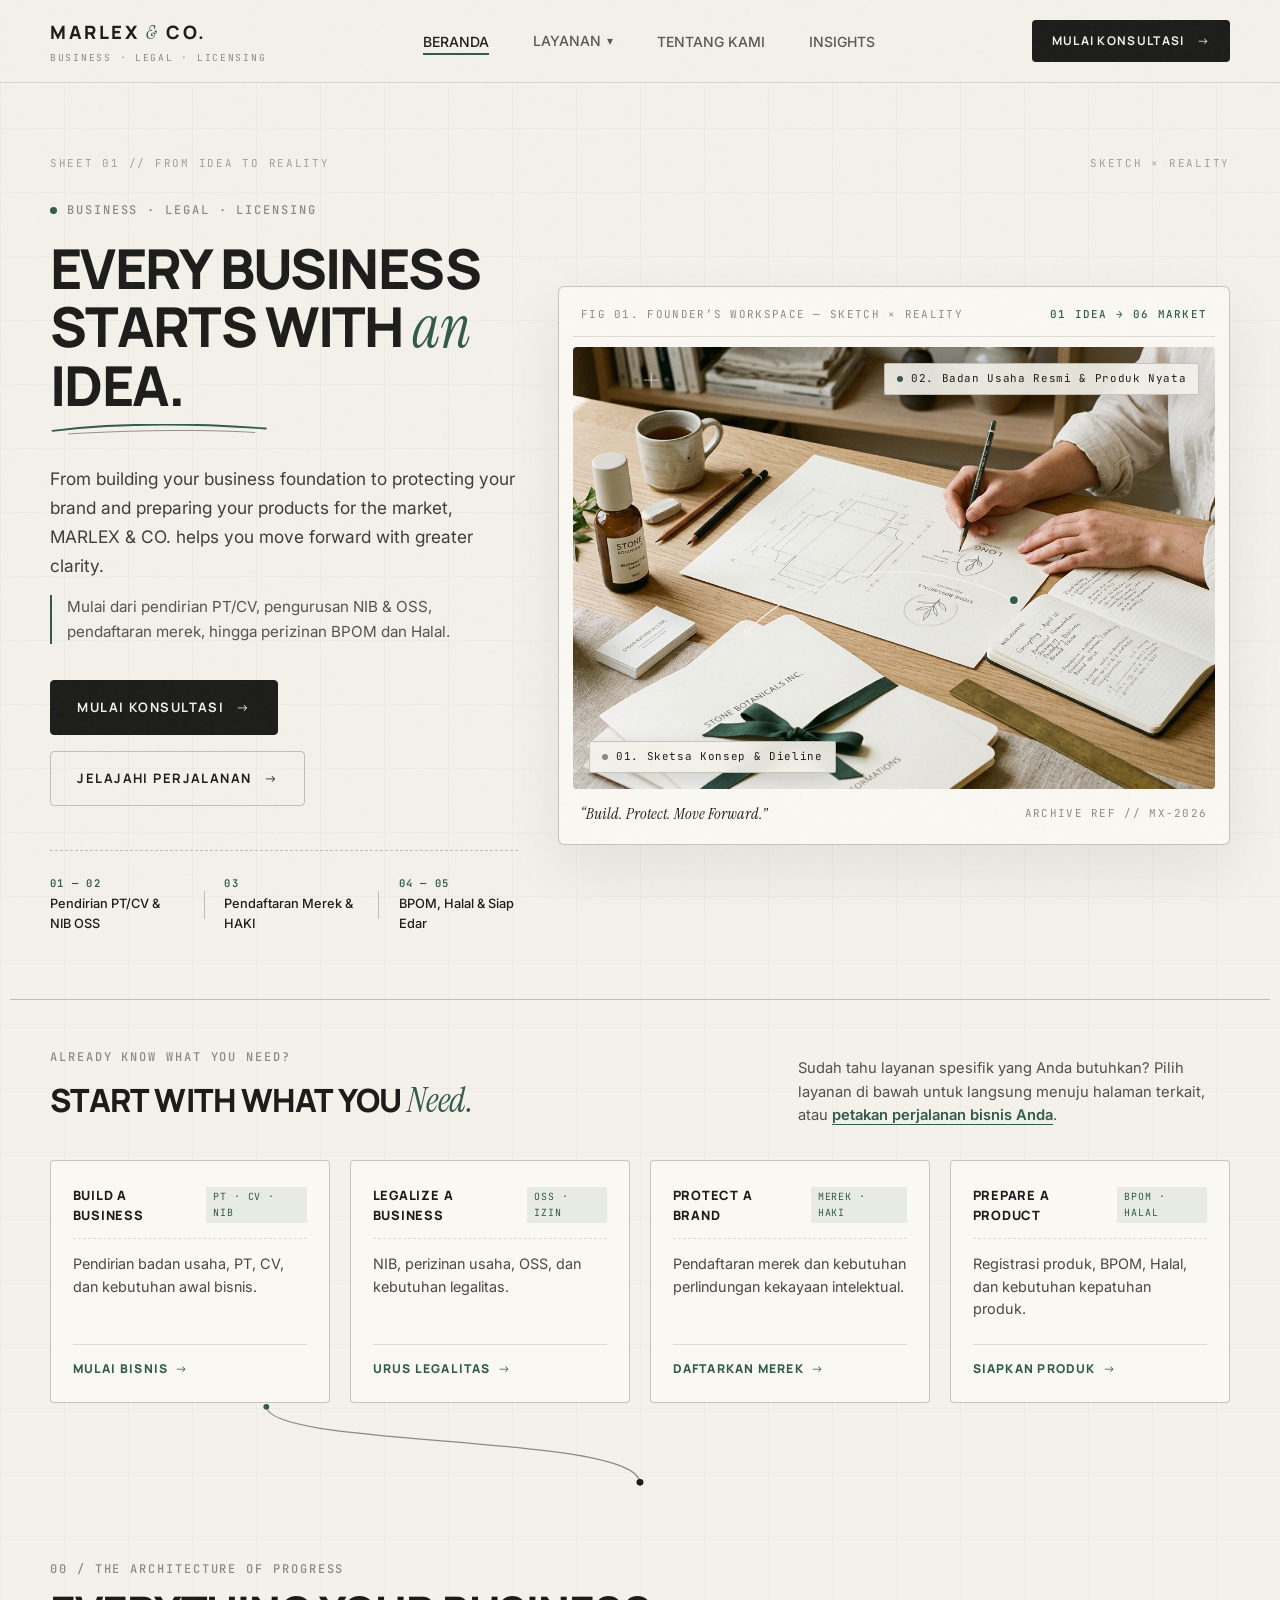
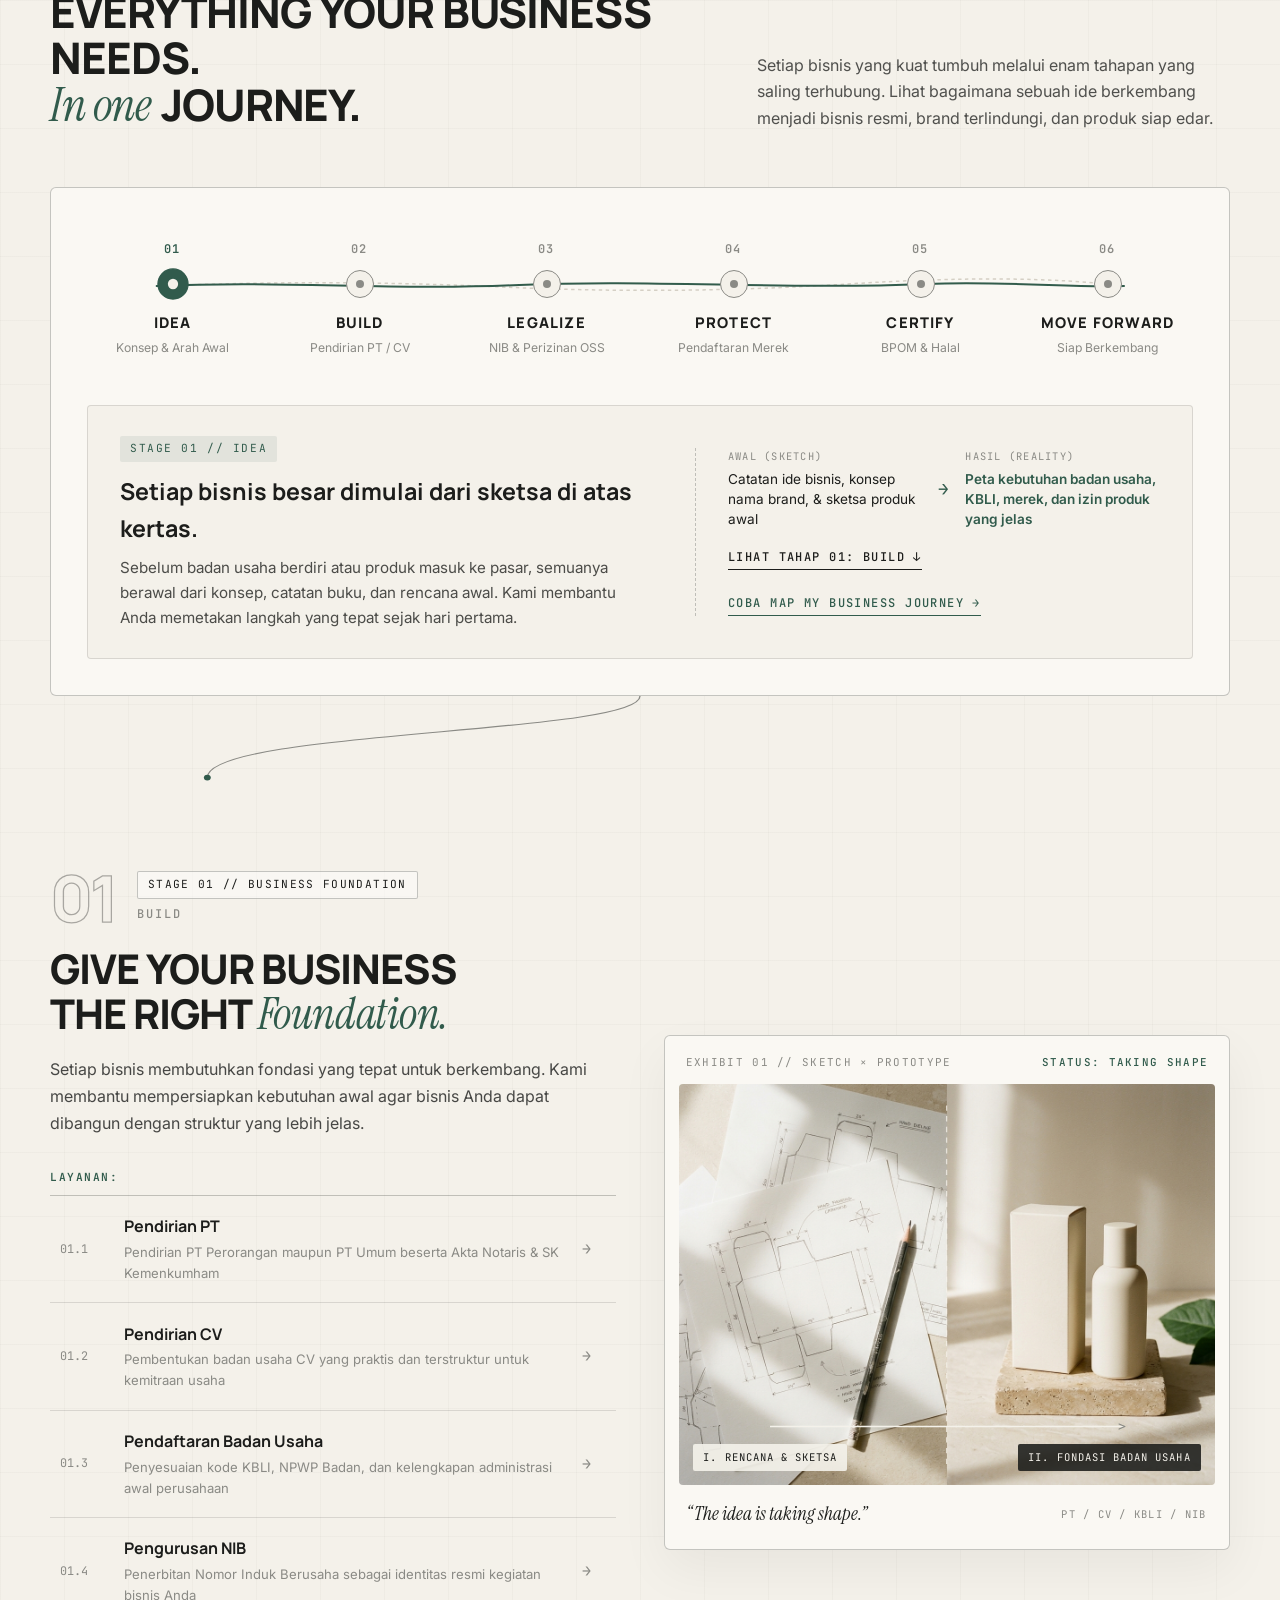
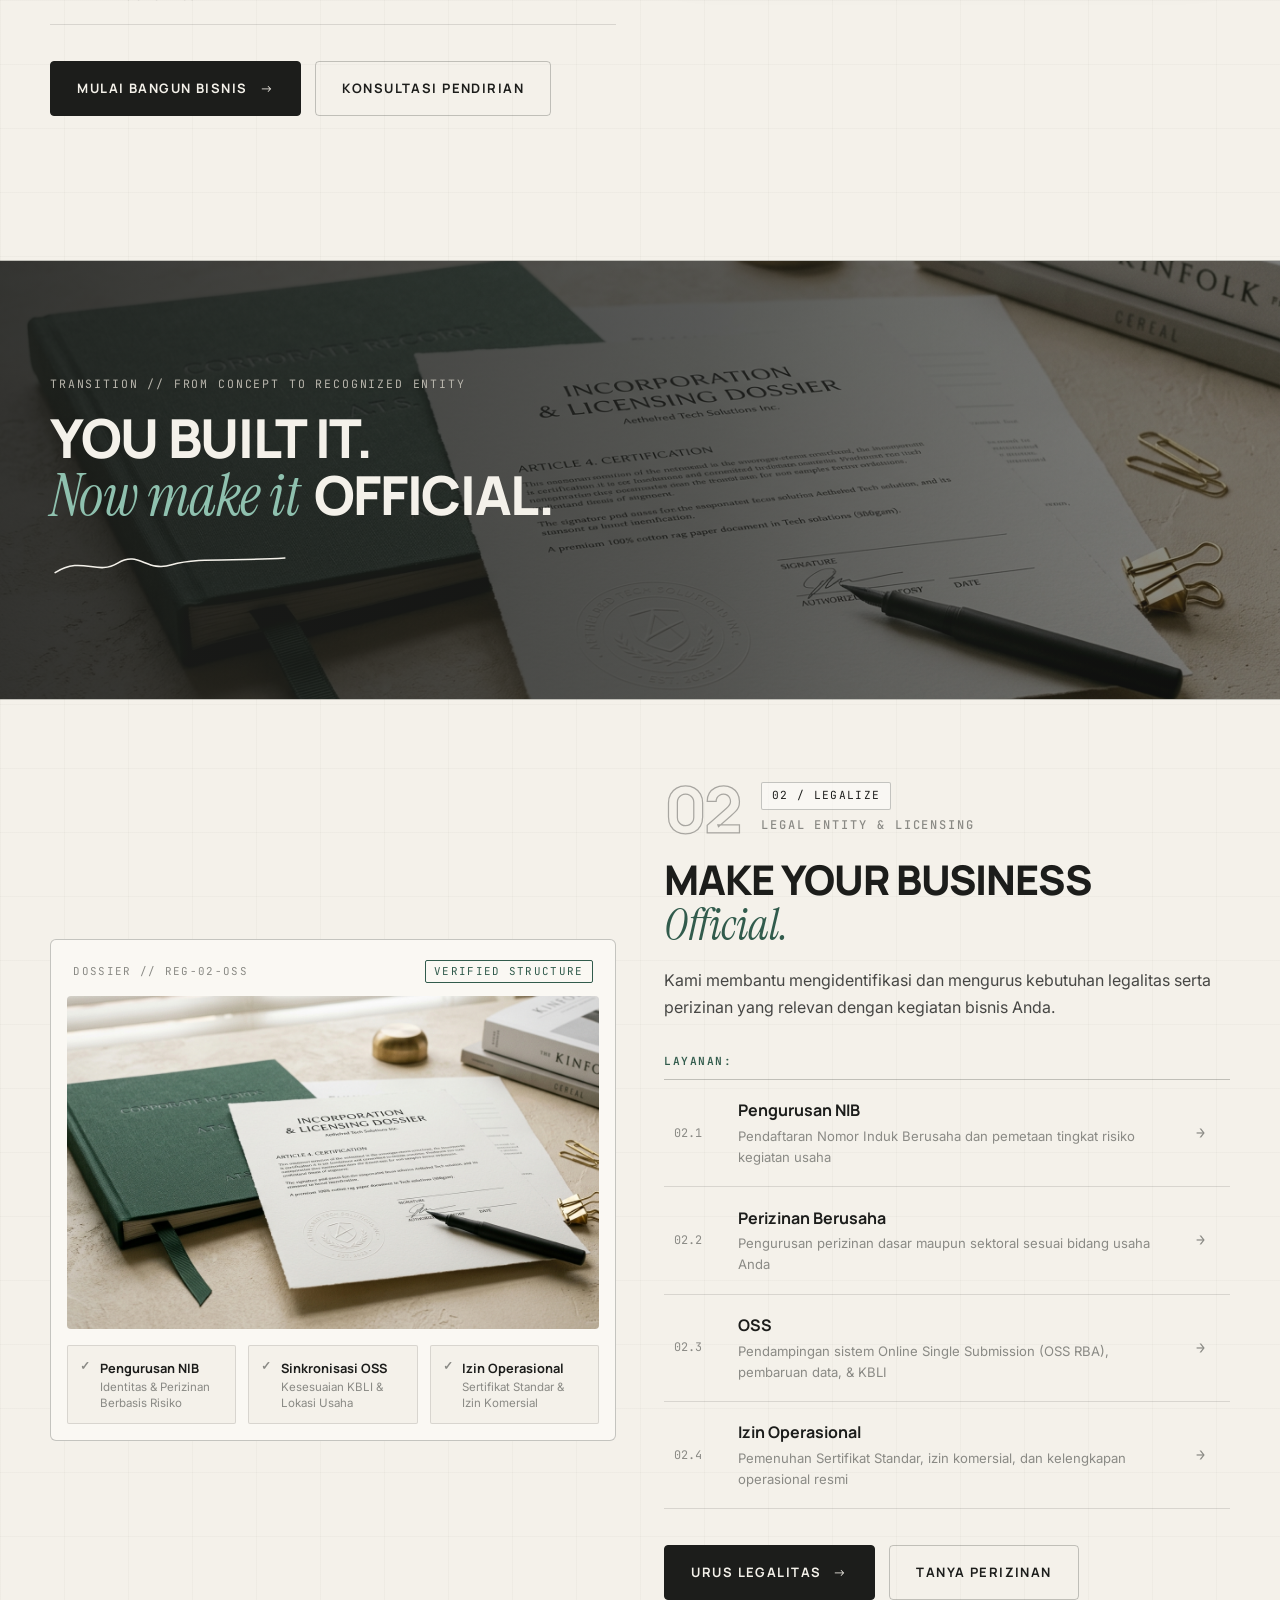
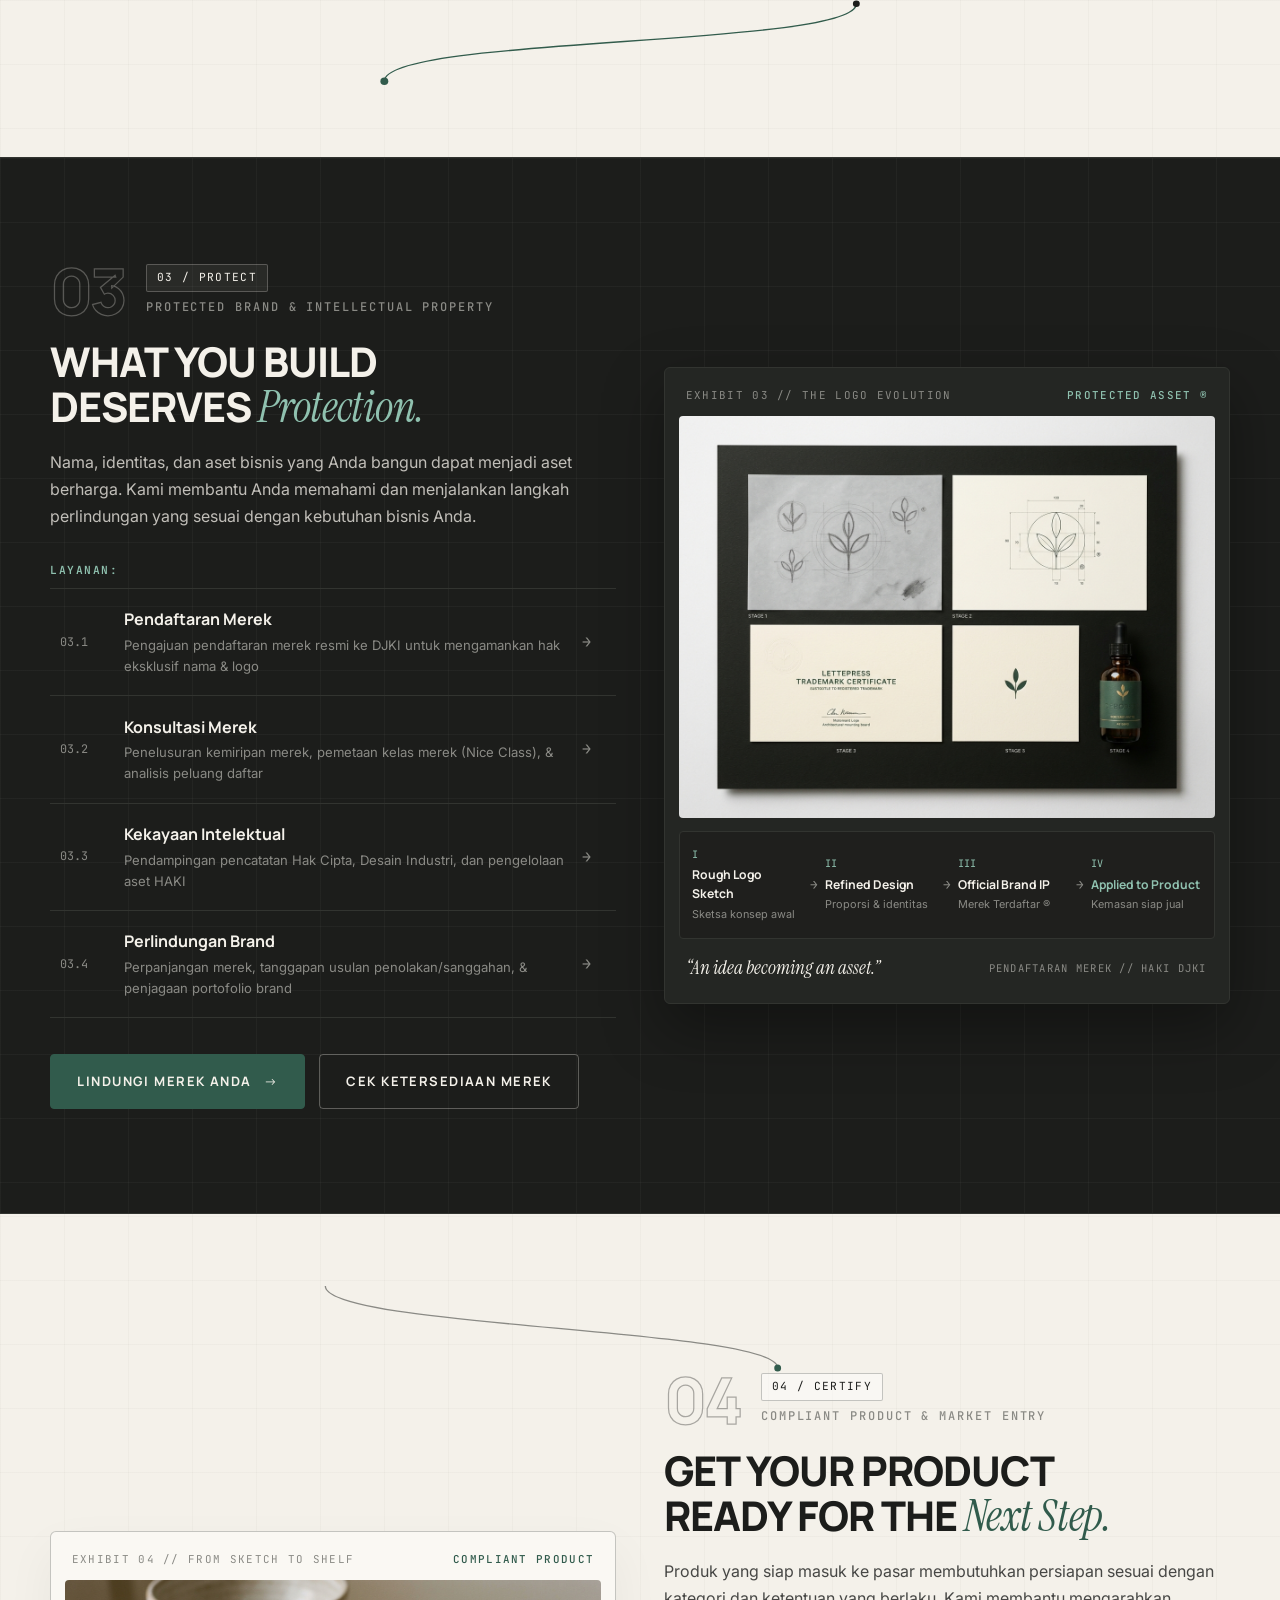
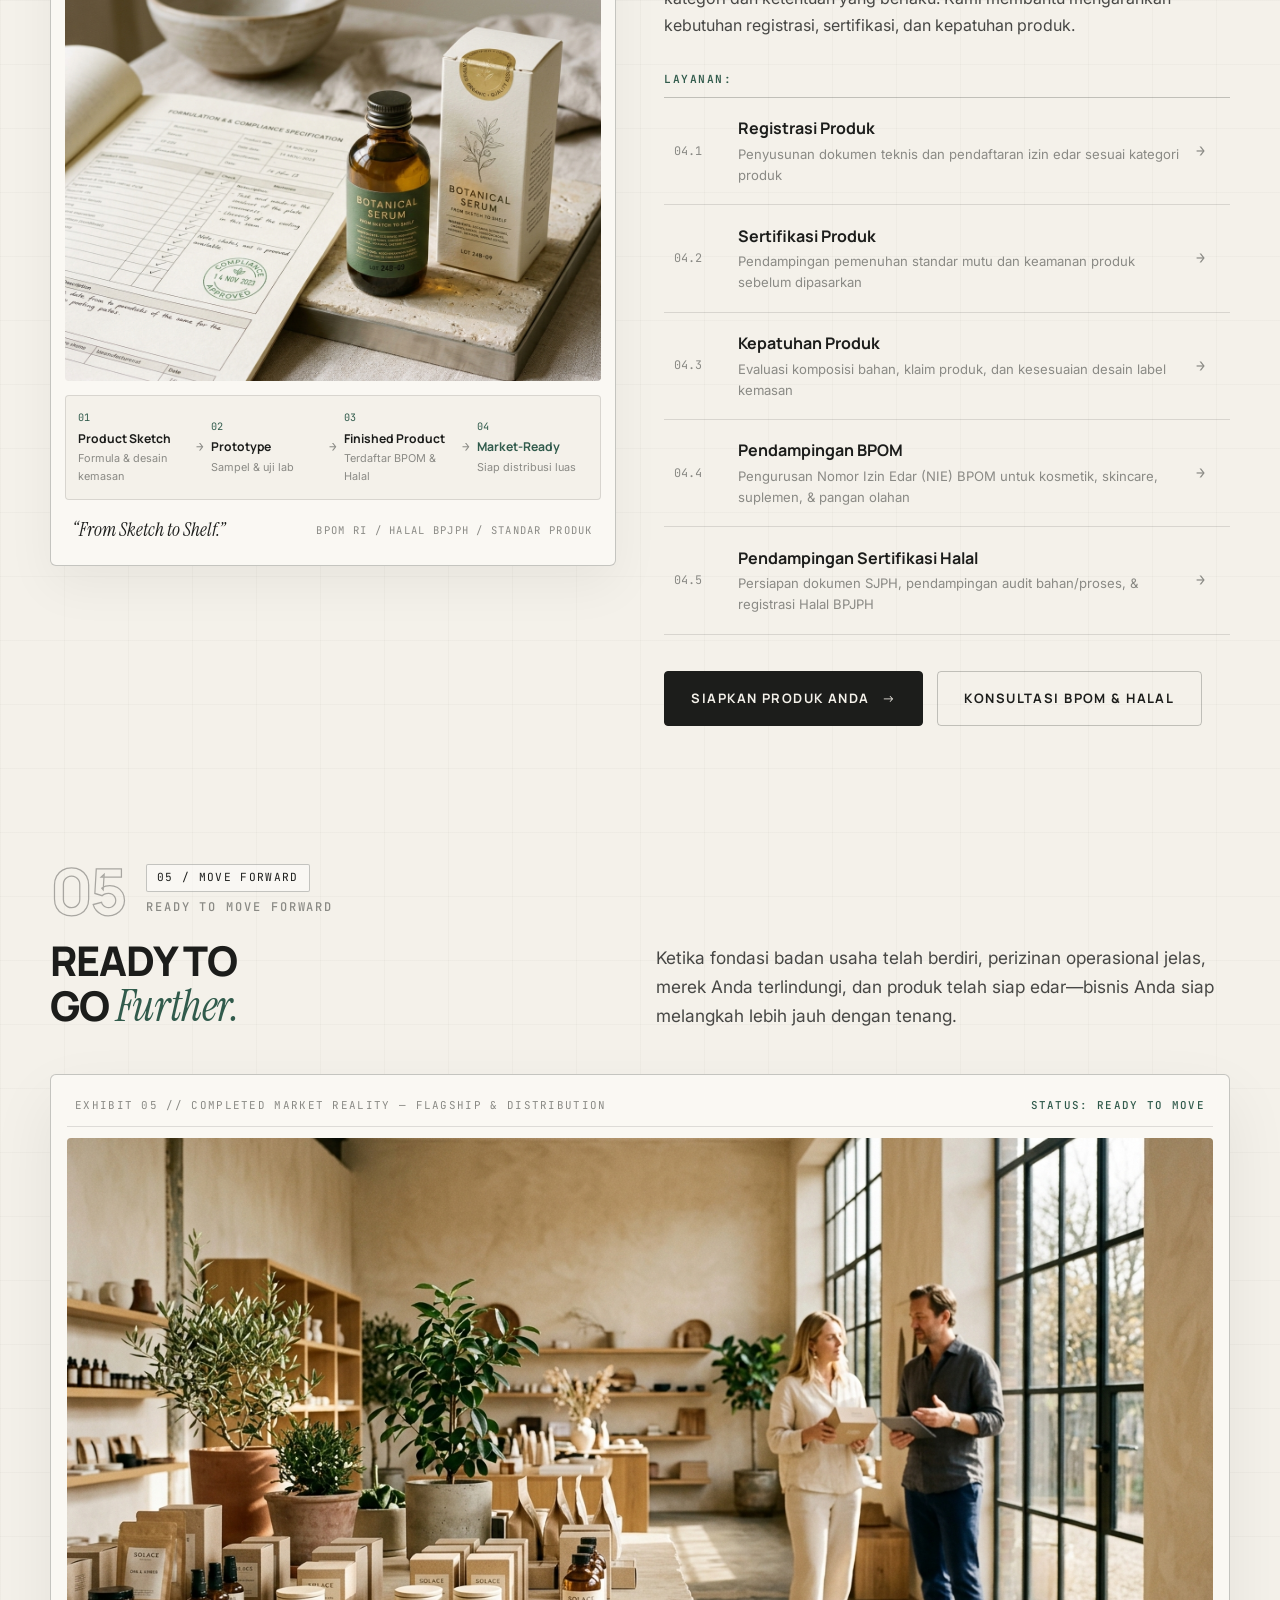
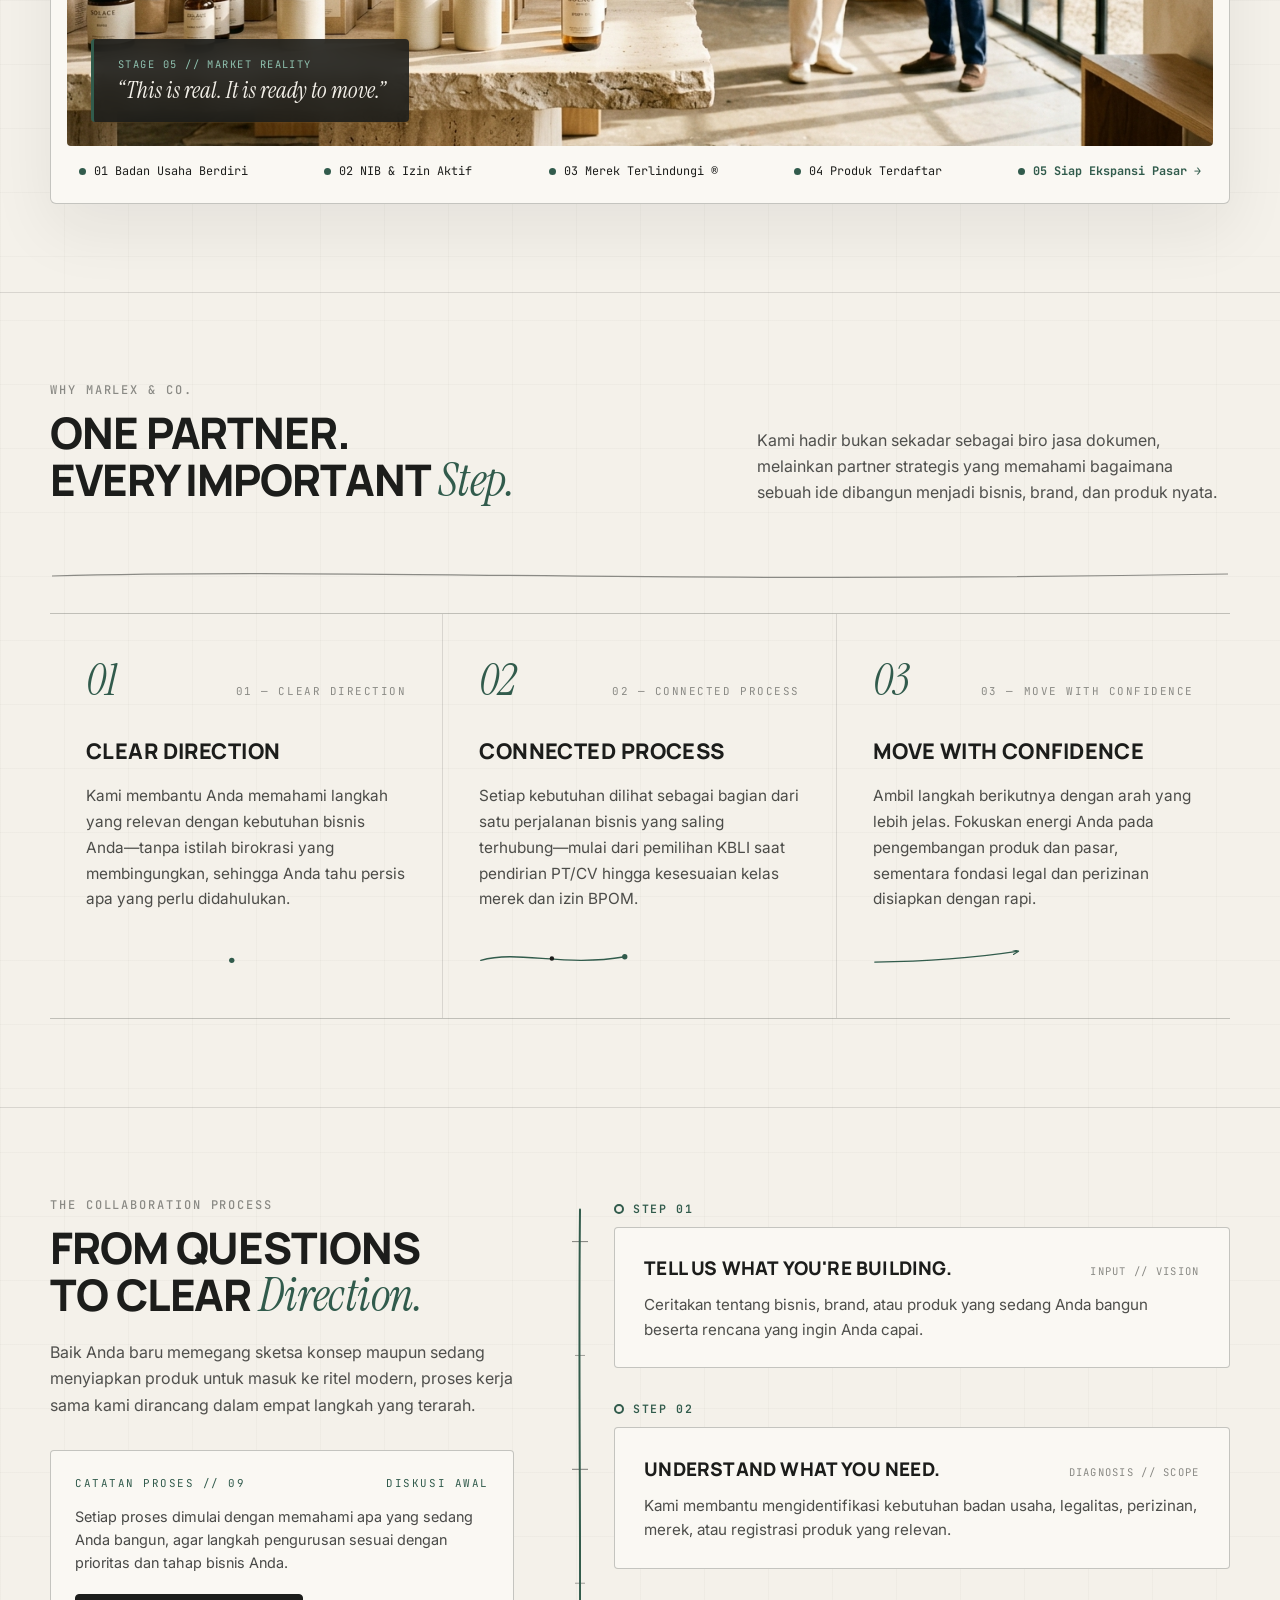
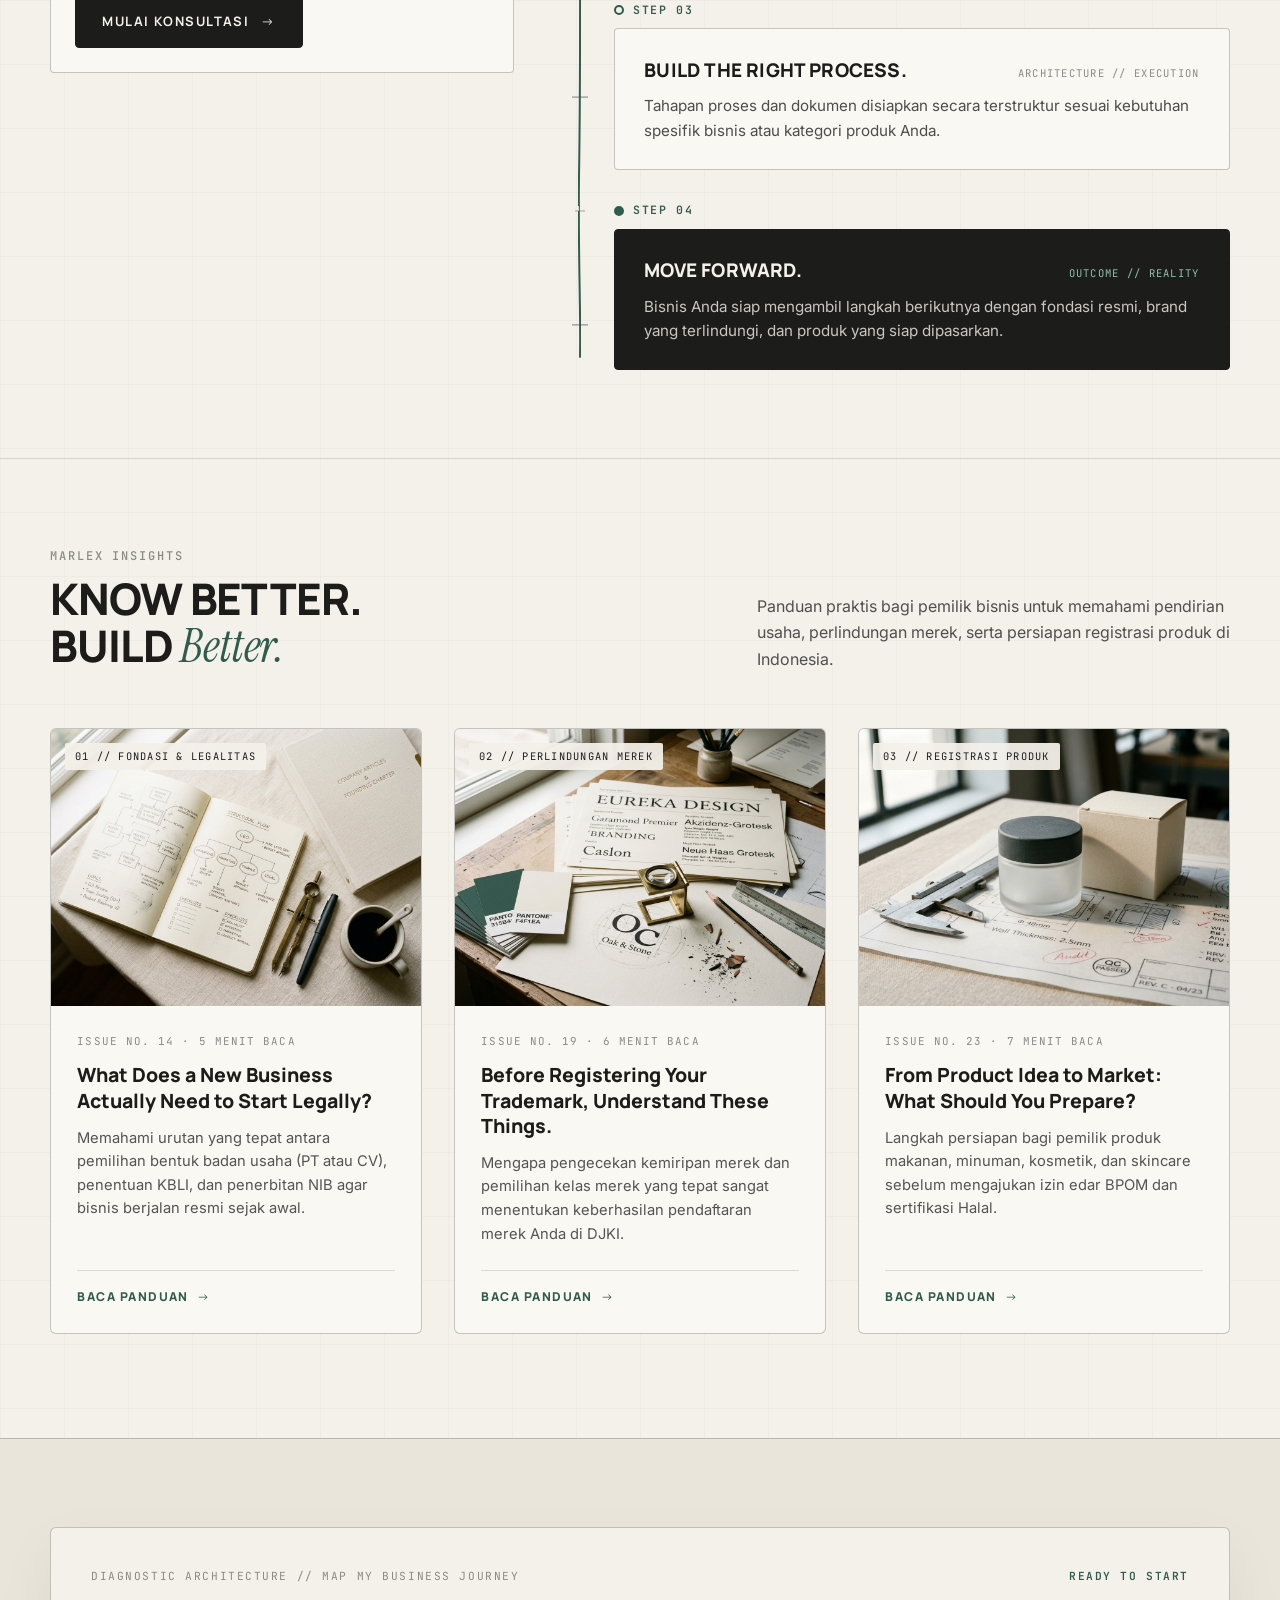
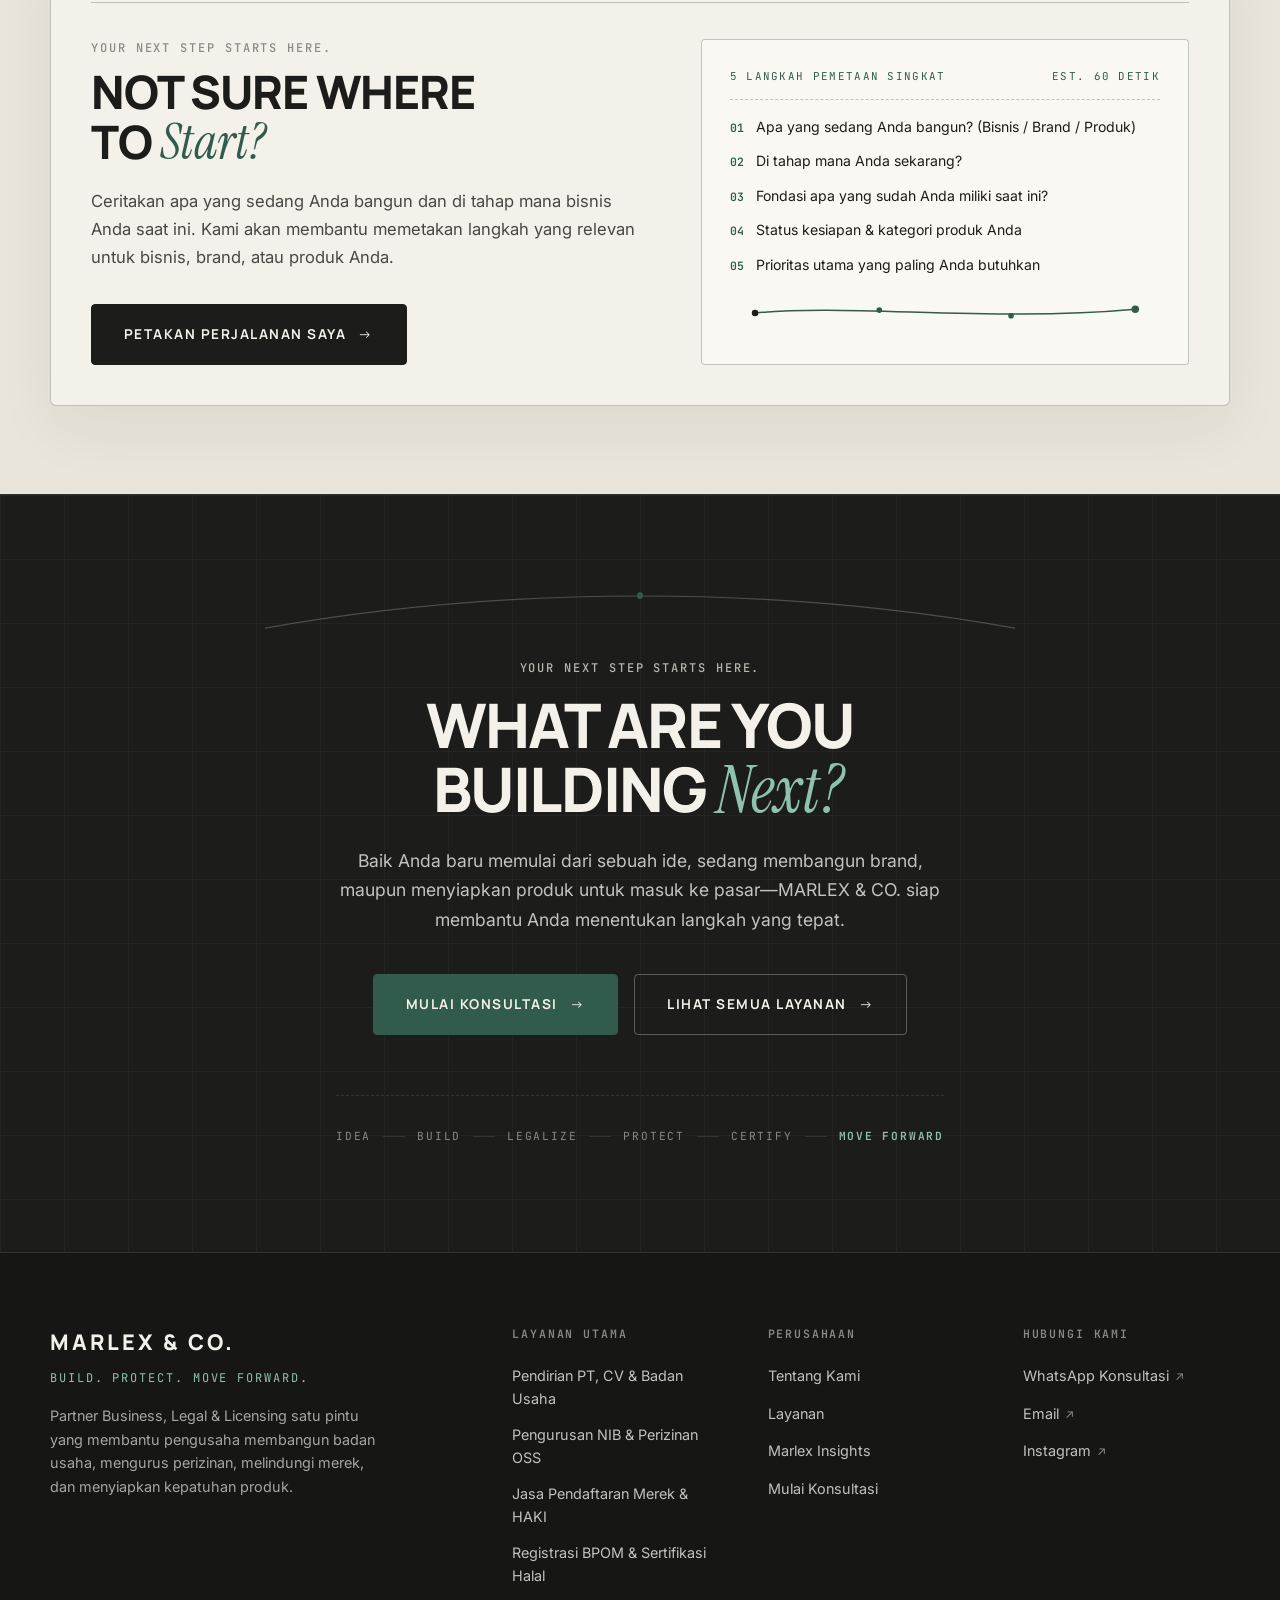
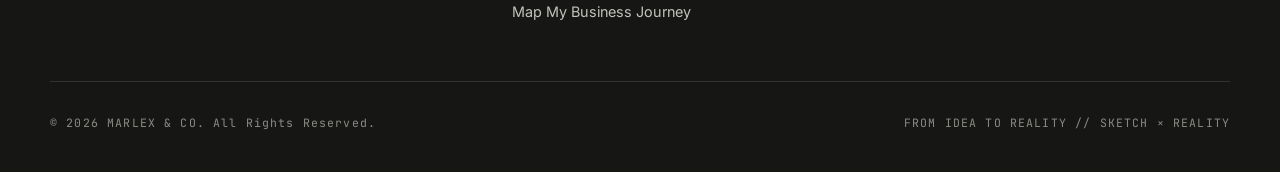
<file: index.html>
<!DOCTYPE html>
<html lang="id">
<head>
  <meta charset="UTF-8" />
  <meta name="viewport" content="width=device-width, initial-scale=1.0" />
  <title>MARLEX &amp; CO. — Business, Legal &amp; Licensing Partner | Build. Protect. Move Forward.</title>
  <meta name="description" content="MARLEX & CO. adalah partner Business, Legal & Licensing satu pintu untuk pendirian PT/CV, pengurusan NIB & OSS, pendaftaran merek (HAKI), serta registrasi BPOM & sertifikasi Halal di Indonesia." />
  <meta name="keywords" content="Jasa Pendaftaran Merek, Jasa Daftar Merek, Pendirian PT, Pendirian CV, Pengurusan NIB, Jasa Perizinan Usaha, Registrasi BPOM, Pendampingan BPOM, Sertifikasi Halal, Legalitas Produk, MARLEX & CO" />
  <meta name="author" content="MARLEX & CO." />
  <link rel="canonical" href="https://marlexandco.vercel.app/" />

  <!-- Open Graph / WhatsApp / Facebook Preview Tags -->
  <meta property="og:type" content="website" />
  <meta property="og:site_name" content="MARLEX & CO." />
  <meta property="og:url" content="https://marlexandco.vercel.app/" />
  <meta property="og:title" content="MARLEX & CO. — Business, Legal & Licensing Partner" />
  <meta property="og:description" content="Partner legalitas & perizinan usaha satu pintu di Indonesia: Pendirian PT/CV, OSS NIB, Pendaftaran Merek HAKI, serta Izin Edar BPOM & Sertifikasi Halal. Build. Protect. Move Forward." />
  <meta property="og:image" content="https://marlexandco.vercel.app/assets/images/og-share.jpg" />
  <meta property="og:image:secure_url" content="https://marlexandco.vercel.app/assets/images/og-share.jpg" />
  <meta property="og:image:type" content="image/jpeg" />
  <meta property="og:image:width" content="1200" />
  <meta property="og:image:height" content="630" />
  <meta property="og:image:alt" content="MARLEX & CO. Workspace and Legal Design Artifacts" />
  <meta property="og:locale" content="id_ID" />

  <!-- Twitter / X Cards -->
  <meta name="twitter:card" content="summary_large_image" />
  <meta name="twitter:title" content="MARLEX & CO. — Business, Legal & Licensing Partner" />
  <meta name="twitter:description" content="Partner legalitas & perizinan usaha satu pintu di Indonesia: Pendirian PT/CV, OSS NIB, Pendaftaran Merek HAKI, serta Izin BPOM & Sertifikasi Halal." />
  <meta name="twitter:image" content="https://marlexandco.vercel.app/assets/images/og-share.jpg" />

  <link rel="image_src" href="assets/images/og-share.jpg" />

  <!-- Google Fonts: Manrope (Headings), Inter (Body), Instrument Serif (Editorial Accent), JetBrains Mono (Technical Blueprint Notes) -->
  <link rel="preconnect" href="https://fonts.googleapis.com" />
  <link rel="preconnect" href="https://fonts.gstatic.com" crossorigin />
  <link href="https://fonts.googleapis.com/css2?family=Instrument+Serif:ital@0;1&family=Inter:wght@300;400;500;600&family=JetBrains+Mono:wght@400;500&family=Manrope:wght@500;600;700;800&display=swap" rel="stylesheet" />

  <!-- Stylesheet -->
  <link rel="stylesheet" href="css/styles.css" />

  <!-- Minimalist SVG Favicon -->
  <link rel="icon" type="image/svg+xml" href="data:image/svg+xml,%3Csvg xmlns='http://www.w3.org/2000/svg' viewBox='0 0 36 36'%3E%3Crect width='36' height='36' rx='3' fill='%231C1D1B'/%3E%3Cpath d='M7 26V10h3.5l5.5 9.5L21.5 10H25v16h-3V15.5L16.8 24h-1.6L10 15.5V26H7z' fill='%23F4F1EA'/%3E%3Ccircle cx='28.5' cy='24.5' r='2' fill='%23315B4C'/%3E%3C/svg%3E" />
</head>
<body>

  <!-- Subtle Tactile Paper Grain Overlay -->
  <div class="paper-grain" aria-hidden="true"></div>

  <!-- SVG Filter Definition for Organic Hand-Drawn Pencil Texture -->
  <svg class="svg-defs" aria-hidden="true" width="0" height="0">
    <defs>
      <filter id="pencil-sketch" x="-5%" y="-5%" width="110%" height="110%">
        <feTurbulence type="fractalNoise" baseFrequency="0.04" numOctaves="3" result="noise" seed="2" />
        <feDisplacementMap in="SourceGraphic" in2="noise" scale="1.35" xChannelSelector="R" yChannelSelector="G" />
      </filter>
      <marker id="sketch-arrow" viewBox="0 0 10 10" refX="6" refY="5" markerWidth="6" markerHeight="6" orient="auto-start-reverse">
        <path d="M 1 2 L 8 5 L 1 8" fill="none" stroke="#8A8A85" stroke-width="1.4" stroke-linecap="round" stroke-linejoin="round" />
      </marker>
      <marker id="sketch-arrow-green" viewBox="0 0 10 10" refX="6" refY="5" markerWidth="6" markerHeight="6" orient="auto-start-reverse">
        <path d="M 1 2 L 8 5 L 1 8" fill="none" stroke="#315B4C" stroke-width="1.5" stroke-linecap="round" stroke-linejoin="round" />
      </marker>
    </defs>
  </svg>

  <!-- ==================================================
       NAVIGATION WITH STRUCTURED "LAYANAN" MEGA MENU
       ================================================== -->
  <header class="site-header" id="site-header">
    <div class="container nav-container">
      <a href="#top" class="brand-logo" aria-label="MARLEX & CO. Beranda">
        <span class="logo-mark">MARLEX <span class="logo-amp">&amp;</span> CO.</span>
        <span class="logo-sub">BUSINESS · LEGAL · LICENSING</span>
      </a>

      <nav class="main-nav" aria-label="Navigasi Utama">
        <ul class="nav-list">
          <li><a href="#top" class="nav-link active" data-section="top">BERANDA</a></li>
          <li class="nav-item-has-mega" id="nav-layanan-item">
            <button type="button" class="nav-link nav-mega-trigger" id="nav-mega-trigger" aria-expanded="false" aria-controls="services-mega-menu" data-section="services">
              <span>LAYANAN</span>
              <span class="mega-caret" aria-hidden="true">▾</span>
            </button>
          </li>
          <li><a href="#why-marlex" class="nav-link" data-section="why-marlex">TENTANG KAMI</a></li>
          <li><a href="#insights" class="nav-link" data-section="insights">INSIGHTS</a></li>
        </ul>
      </nav>

      <div class="nav-actions">
        <button type="button" class="btn btn-nav" data-open-modal="consultation">
          <span>MULAI KONSULTASI</span>
          <span class="btn-arrow" aria-hidden="true">→</span>
        </button>

        <button type="button" class="mobile-menu-toggle" id="mobile-menu-toggle" aria-label="Buka Menu" aria-expanded="false">
          <span class="hamburger-line"></span>
          <span class="hamburger-line"></span>
        </button>
      </div>
    </div>

    <!-- Structured Mega Menu for LAYANAN -->
    <div class="mega-menu" id="services-mega-menu" aria-hidden="true">
      <div class="container mega-menu-inner">
        <div class="mega-menu-top-bar">
          <span class="mega-eyebrow">ONE-STOP BUSINESS, LEGAL &amp; LICENSING ARCHITECTURE</span>
          <a href="#journey-mapper" class="mega-diagnostic-link" data-close-mega>
            <span>Belum yakin mulai dari mana? <strong>Map My Business Journey</strong></span>
            <span class="btn-arrow">→</span>
          </a>
        </div>

        <div class="mega-grid">
          <!-- Column 01: BUILD -->
          <div class="mega-col">
            <div class="mega-col-header">
              <span class="mega-num">01</span>
              <a href="pendirian-bisnis.html" class="mega-stage-title">BUILD</a>
            </div>
            <p class="mega-col-desc">Persiapan fondasi &amp; pendirian badan usaha resmi.</p>
            <ul class="mega-links">
              <li><a href="pendirian-bisnis.html#pendirian-pt"><span>Pendirian PT</span><span class="mega-arrow">→</span></a></li>
              <li><a href="pendirian-bisnis.html#pendirian-cv"><span>Pendirian CV</span><span class="mega-arrow">→</span></a></li>
              <li><a href="pendirian-bisnis.html#badan-usaha"><span>Pendaftaran Badan Usaha</span><span class="mega-arrow">→</span></a></li>
              <li><a href="pendirian-bisnis.html#nib"><span>NIB</span><span class="mega-arrow">→</span></a></li>
            </ul>
            <a href="pendirian-bisnis.html" class="mega-col-cta">Halaman Layanan Build →</a>
          </div>

          <!-- Column 02: LEGALIZE -->
          <div class="mega-col">
            <div class="mega-col-header">
              <span class="mega-num">02</span>
              <a href="legalitas-perizinan.html" class="mega-stage-title">LEGALIZE</a>
            </div>
            <p class="mega-col-desc">Legalitas operasional, OSS, &amp; izin usaha sesuai KBLI.</p>
            <ul class="mega-links">
              <li><a href="legalitas-perizinan.html#perizinan-berusaha"><span>Perizinan Berusaha</span><span class="mega-arrow">→</span></a></li>
              <li><a href="legalitas-perizinan.html#oss"><span>OSS</span><span class="mega-arrow">→</span></a></li>
              <li><a href="legalitas-perizinan.html#izin-operasional"><span>Izin Operasional</span><span class="mega-arrow">→</span></a></li>
              <li><a href="legalitas-perizinan.html#kebutuhan-legalitas"><span>Kebutuhan Legalitas</span><span class="mega-arrow">→</span></a></li>
            </ul>
            <a href="legalitas-perizinan.html" class="mega-col-cta">Halaman Layanan Legalize →</a>
          </div>

          <!-- Column 03: PROTECT -->
          <div class="mega-col">
            <div class="mega-col-header">
              <span class="mega-num">03</span>
              <a href="pendaftaran-merek.html" class="mega-stage-title">PROTECT</a>
            </div>
            <p class="mega-col-desc">Pendaftaran merek (HAKI) &amp; perlindungan identitas brand.</p>
            <ul class="mega-links">
              <li><a href="pendaftaran-merek.html#pendaftaran-merek"><span>Pendaftaran Merek</span><span class="mega-arrow">→</span></a></li>
              <li><a href="pendaftaran-merek.html#konsultasi-merek"><span>Konsultasi Merek</span><span class="mega-arrow">→</span></a></li>
              <li><a href="pendaftaran-merek.html#kekayaan-intelektual"><span>Kekayaan Intelektual</span><span class="mega-arrow">→</span></a></li>
            </ul>
            <a href="pendaftaran-merek.html" class="mega-col-cta">Halaman Layanan Merek →</a>
          </div>

          <!-- Column 04: CERTIFY -->
          <div class="mega-col">
            <div class="mega-col-header">
              <span class="mega-num">04</span>
              <a href="sertifikasi-produk.html" class="mega-stage-title">CERTIFY</a>
            </div>
            <p class="mega-col-desc">Registrasi produk, izin edar BPOM, &amp; sertifikasi Halal.</p>
            <ul class="mega-links">
              <li><a href="sertifikasi-produk.html#registrasi-produk"><span>Registrasi Produk</span><span class="mega-arrow">→</span></a></li>
              <li><a href="sertifikasi-produk.html#kepatuhan-produk"><span>Kepatuhan Produk</span><span class="mega-arrow">→</span></a></li>
              <li><a href="sertifikasi-produk.html#bpom"><span>Pendampingan BPOM</span><span class="mega-arrow">→</span></a></li>
              <li><a href="sertifikasi-produk.html#halal"><span>Sertifikasi Halal</span><span class="mega-arrow">→</span></a></li>
            </ul>
            <a href="sertifikasi-produk.html" class="mega-col-cta">Halaman Layanan Produk →</a>
          </div>
        </div>
      </div>
    </div>

    <!-- Full-Screen Editorial Mobile Menu -->
    <div class="mobile-nav-drawer" id="mobile-nav-drawer" aria-hidden="true">
      <div class="mobile-nav-inner">
        <div class="mobile-nav-top-meta">
          <span class="mobile-nav-eyebrow">INDEX // BUSINESS · LEGAL · LICENSING</span>
          <span class="mobile-nav-code">ID — 2026</span>
        </div>

        <ul class="mobile-nav-list">
          <li class="mobile-nav-item">
            <a href="#top" class="mobile-nav-link">
              <span class="m-nav-num">01</span>
              <span class="m-nav-title">BERANDA</span>
              <span class="m-nav-arrow">→</span>
            </a>
          </li>

          <li class="mobile-nav-item mobile-nav-item-expandable">
            <button type="button" class="mobile-nav-link mobile-layanan-toggle" id="mobile-layanan-toggle" aria-expanded="true">
              <span class="m-nav-num">02</span>
              <span class="m-nav-title">LAYANAN</span>
              <span class="m-nav-toggle-icon" aria-hidden="true">−</span>
            </button>

            <!-- Editorial Table of Contents for Services -->
            <div class="mobile-toc-services" id="mobile-toc-services">
              <div class="mobile-toc-group">
                <a href="pendirian-bisnis.html" class="mobile-toc-heading">BUILD</a>
                <ul class="mobile-toc-sublist">
                  <li><a href="pendirian-bisnis.html#pendirian-pt"><span>→</span> Pendirian PT</a></li>
                  <li><a href="pendirian-bisnis.html#pendirian-cv"><span>→</span> Pendirian CV</a></li>
                  <li><a href="pendirian-bisnis.html#nib"><span>→</span> NIB</a></li>
                </ul>
              </div>

              <div class="mobile-toc-group">
                <a href="legalitas-perizinan.html" class="mobile-toc-heading">LEGALIZE</a>
                <ul class="mobile-toc-sublist">
                  <li><a href="legalitas-perizinan.html#perizinan-berusaha"><span>→</span> Perizinan Usaha</a></li>
                  <li><a href="legalitas-perizinan.html#oss"><span>→</span> OSS</a></li>
                  <li><a href="legalitas-perizinan.html#izin-operasional"><span>→</span> Izin Operasional</a></li>
                </ul>
              </div>

              <div class="mobile-toc-group">
                <a href="pendaftaran-merek.html" class="mobile-toc-heading">PROTECT</a>
                <ul class="mobile-toc-sublist">
                  <li><a href="pendaftaran-merek.html#pendaftaran-merek"><span>→</span> Pendaftaran Merek</a></li>
                  <li><a href="pendaftaran-merek.html#kekayaan-intelektual"><span>→</span> Kekayaan Intelektual</a></li>
                </ul>
              </div>

              <div class="mobile-toc-group">
                <a href="sertifikasi-produk.html" class="mobile-toc-heading">CERTIFY</a>
                <ul class="mobile-toc-sublist">
                  <li><a href="sertifikasi-produk.html#bpom"><span>→</span> BPOM</a></li>
                  <li><a href="sertifikasi-produk.html#halal"><span>→</span> Sertifikasi Halal</a></li>
                  <li><a href="sertifikasi-produk.html#registrasi-produk"><span>→</span> Registrasi Produk</a></li>
                </ul>
              </div>
            </div>
          </li>

          <li class="mobile-nav-item">
            <a href="#why-marlex" class="mobile-nav-link">
              <span class="m-nav-num">03</span>
              <span class="m-nav-title">TENTANG KAMI</span>
              <span class="m-nav-arrow">→</span>
            </a>
          </li>

          <li class="mobile-nav-item">
            <a href="#insights" class="mobile-nav-link">
              <span class="m-nav-num">04</span>
              <span class="m-nav-title">INSIGHTS</span>
              <span class="m-nav-arrow">→</span>
            </a>
          </li>
        </ul>

        <div class="mobile-nav-footer">
          <button type="button" class="btn btn-primary btn-full mobile-start-conv-btn" data-open-modal="consultation">
            <span>START A CONVERSATION</span>
            <span class="btn-arrow">→</span>
          </button>
          <p class="mobile-nav-tagline">“Build. Protect. Move Forward.”</p>
        </div>
      </div>
    </div>
  </header>

  <main id="top">

    <!-- ==================================================
         HERO SECTION (DESKTOP 12-COL & INTENTIONAL VERTICAL MOBILE HERO)
         ================================================== -->
    <section class="hero-section" id="hero-section">
      <!-- Architectural Marginalia -->
      <div class="blueprint-marginalia hero-marginalia" aria-hidden="true">
        <span>SHEET 01 // FROM IDEA TO REALITY</span>
        <span>SKETCH × REALITY</span>
      </div>

      <div class="container hero-grid">
        <!-- Left Column: Copy & CTAs -->
        <div class="hero-content reveal-up">
          <div class="eyebrow-group">
            <span class="eyebrow-dot"></span>
            <p class="eyebrow">BUSINESS · LEGAL · LICENSING</p>
          </div>

          <h1 class="hero-headline">
            <span class="hero-line-1">EVERY BUSINESS</span>
            <span class="hero-line-2">STARTS WITH</span>
            <span class="hero-line-idea"><span class="serif-italic">an</span> IDEA.</span>
            <!-- Hand-drawn sketch underline under "an IDEA." -->
            <svg class="hero-idea-sketch" viewBox="0 0 260 22" fill="none" xmlns="http://www.w3.org/2000/svg" aria-hidden="true">
              <path class="sketch-draw-path" d="M3 15.5C68 7.5 154 5.2 255 12.8" stroke="#315B4C" stroke-width="2.2" stroke-linecap="round" filter="url(#pencil-sketch)" />
              <path class="sketch-draw-path" d="M22 19.2C95 14.8 182 13.5 242 17.5" stroke="#8A8A85" stroke-width="1.1" stroke-linecap="round" stroke-dasharray="4 4" />
            </svg>
          </h1>

          <p class="hero-lead">
            From building your business foundation to protecting your brand and preparing your products for the market, MARLEX &amp; CO. helps you move forward with greater clarity.
          </p>

          <p class="hero-lead-id">
            Mulai dari pendirian PT/CV, pengurusan NIB &amp; OSS, pendaftaran merek, hingga perizinan BPOM dan Halal.
          </p>

          <!-- Desktop CTAs (Above fold on desktop; on mobile we also support thumb-friendly placement) -->
          <div class="hero-cta-group">
            <button type="button" class="btn btn-primary" data-open-modal="consultation" data-preselect="01 BUILD">
              <span>MULAI KONSULTASI</span>
              <span class="btn-arrow" aria-hidden="true">→</span>
            </button>
            <a href="#journey" class="btn btn-secondary">
              <span>JELAJAHI PERJALANAN</span>
              <span class="btn-arrow" aria-hidden="true">→</span>
            </a>
          </div>

          <!-- Tactile Sketch vs Reality Index Bar -->
          <div class="hero-meta-strip">
            <div class="meta-item">
              <span class="meta-code">01 — 02</span>
              <span class="meta-label">Pendirian PT/CV &amp; NIB OSS</span>
            </div>
            <div class="meta-divider" aria-hidden="true"></div>
            <div class="meta-item">
              <span class="meta-code">03</span>
              <span class="meta-label">Pendaftaran Merek &amp; HAKI</span>
            </div>
            <div class="meta-divider" aria-hidden="true"></div>
            <div class="meta-item">
              <span class="meta-code">04 — 05</span>
              <span class="meta-label">BPOM, Halal &amp; Siap Edar</span>
            </div>
          </div>
        </div>

        <!-- Right Column (Below Main Copy on Mobile): Editorial Hero Photograph + Sketch Callout Overlay -->
        <div class="hero-visual-wrapper reveal-up" style="--reveal-delay: 0.15s;">
          <div class="hero-frame">
            <div class="frame-drafting-bar">
              <span class="drafting-ref">FIG 01. FOUNDER’S WORKSPACE — SKETCH × REALITY</span>
              <span class="drafting-coords">01 IDEA → 06 MARKET</span>
            </div>

            <div class="hero-image-container">
              <img
                src="assets/images/hero-workspace.jpg"
                alt="Meja kerja kreatif entrepreneur dengan sketsa logo dan kemasan, pensil, catatan bisnis, dokumen legalitas, dan prototipe produk"
                class="hero-img"
                width="800"
                height="600"
                fetchpriority="high"
              />

              <!-- Subtle Architectural Blueprint SVG Overlay on Hero Image -->
              <svg class="hero-blueprint-overlay" viewBox="0 0 600 480" fill="none" xmlns="http://www.w3.org/2000/svg" aria-hidden="true">
                <g stroke="#F4F1EA" stroke-opacity="0.7" stroke-width="1">
                  <line x1="36" y1="28" x2="36" y2="44" />
                  <line x1="28" y1="36" x2="44" y2="36" />
                  <line x1="564" y1="28" x2="564" y2="44" />
                  <line x1="556" y1="36" x2="572" y2="36" />
                  <line x1="36" y1="436" x2="36" y2="452" />
                  <line x1="28" y1="444" x2="44" y2="444" />
                </g>
                <path
                  class="sketch-draw-path"
                  d="M 140 310 C 210 235, 330 225, 430 275"
                  stroke="#F4F1EA"
                  stroke-width="1.4"
                  stroke-dasharray="5 4"
                  filter="url(#pencil-sketch)"
                />
                <circle cx="140" cy="310" r="4" fill="#F4F1EA" />
                <circle cx="430" cy="275" r="5" fill="#315B4C" stroke="#F4F1EA" stroke-width="1.5" />
              </svg>

              <div class="artifact-tag tag-sketch">
                <span class="tag-dot"></span>
                <span class="tag-text">01. Sketsa Konsep &amp; Dieline</span>
              </div>
              <div class="artifact-tag tag-reality">
                <span class="tag-dot tag-dot-green"></span>
                <span class="tag-text">02. Badan Usaha Resmi &amp; Produk Nyata</span>
              </div>
            </div>

            <div class="frame-caption-bar">
              <span class="caption-note">“Build. Protect. Move Forward.”</span>
              <span class="caption-spec">ARCHIVE REF // MX-2026</span>
            </div>
          </div>

          <!-- Mobile Hero Thumb-Friendly CTA Pair (Positioned right below the cinematic Hero Visual on Mobile) -->
          <div class="mobile-hero-cta-below">
            <button type="button" class="btn btn-primary btn-full" data-open-modal="consultation" data-preselect="01 BUILD">
              <span>MULAI KONSULTASI</span>
              <span class="btn-arrow" aria-hidden="true">→</span>
            </button>
            <a href="#journey" class="btn btn-secondary btn-full">
              <span>JELAJAHI PERJALANAN</span>
              <span class="btn-arrow" aria-hidden="true">→</span>
            </a>
          </div>
        </div>
      </div>

      <!-- ==================================================
           QUICK SERVICE ACCESS (PATH 01: "ALREADY KNOW WHAT YOU NEED?")
           Desktop 4-Col Grid + Mobile Large Touch-Friendly Vertical Selector
           ================================================== -->
      <div class="container quick-access-wrapper reveal-up" id="quick-access">
        <div class="quick-access-header">
          <div>
            <p class="eyebrow">ALREADY KNOW WHAT YOU NEED?</p>
            <h2 class="quick-access-title">
              <span class="desktop-qa-title">START WITH WHAT YOU <span class="serif-italic">Need.</span></span>
              <span class="mobile-qa-title">START <span class="serif-italic">Here.</span></span>
            </h2>
          </div>
          <p class="quick-access-sub">
            Sudah tahu layanan spesifik yang Anda butuhkan? Pilih layanan di bawah untuk langsung menuju halaman terkait, atau <a href="#journey-mapper" class="inline-underline">petakan perjalanan bisnis Anda</a>.
          </p>
        </div>

        <!-- Mobile-First Vertical Service Selector & Desktop 4-Col Editorial Grid -->
        <div class="quick-access-grid">
          <!-- 01 — BUILD A BUSINESS -->
          <a href="pendirian-bisnis.html" class="quick-card quick-selector-row">
            <div class="quick-row-left">
              <span class="quick-row-index">01</span>
              <div class="quick-row-copy">
                <div class="quick-card-top">
                  <span class="quick-num">BUILD A BUSINESS</span>
                  <span class="quick-tag">PT · CV · NIB</span>
                </div>
                <p class="quick-desc">
                  <span class="qa-desc-mobile">Mulai dan bangun fondasi bisnis.</span>
                  <span class="qa-desc-desktop">Pendirian badan usaha, PT, CV, dan kebutuhan awal bisnis.</span>
                </p>
              </div>
            </div>
            <div class="quick-card-links">
              <span class="quick-cta">
                <span class="qa-cta-label">MULAI BISNIS</span>
                <span class="btn-arrow" aria-hidden="true">→</span>
              </span>
            </div>
          </a>

          <!-- 02 — LEGALIZE A BUSINESS -->
          <a href="legalitas-perizinan.html" class="quick-card quick-selector-row">
            <div class="quick-row-left">
              <span class="quick-row-index">02</span>
              <div class="quick-row-copy">
                <div class="quick-card-top">
                  <span class="quick-num">LEGALIZE A BUSINESS</span>
                  <span class="quick-tag">OSS · IZIN</span>
                </div>
                <p class="quick-desc">
                  <span class="qa-desc-mobile">Urus legalitas dan perizinan.</span>
                  <span class="qa-desc-desktop">NIB, perizinan usaha, OSS, dan kebutuhan legalitas.</span>
                </p>
              </div>
            </div>
            <div class="quick-card-links">
              <span class="quick-cta">
                <span class="qa-cta-label">URUS LEGALITAS</span>
                <span class="btn-arrow" aria-hidden="true">→</span>
              </span>
            </div>
          </a>

          <!-- 03 — PROTECT A BRAND -->
          <a href="pendaftaran-merek.html" class="quick-card quick-selector-row">
            <div class="quick-row-left">
              <span class="quick-row-index">03</span>
              <div class="quick-row-copy">
                <div class="quick-card-top">
                  <span class="quick-num">PROTECT A BRAND</span>
                  <span class="quick-tag">MEREK · HAKI</span>
                </div>
                <p class="quick-desc">
                  <span class="qa-desc-mobile">Daftarkan dan lindungi merek.</span>
                  <span class="qa-desc-desktop">Pendaftaran merek dan kebutuhan perlindungan kekayaan intelektual.</span>
                </p>
              </div>
            </div>
            <div class="quick-card-links">
              <span class="quick-cta">
                <span class="qa-cta-label">DAFTARKAN MEREK</span>
                <span class="btn-arrow" aria-hidden="true">→</span>
              </span>
            </div>
          </a>

          <!-- 04 — PREPARE A PRODUCT -->
          <a href="sertifikasi-produk.html" class="quick-card quick-selector-row">
            <div class="quick-row-left">
              <span class="quick-row-index">04</span>
              <div class="quick-row-copy">
                <div class="quick-card-top">
                  <span class="quick-num">PREPARE A PRODUCT</span>
                  <span class="quick-tag">BPOM · HALAL</span>
                </div>
                <p class="quick-desc">
                  <span class="qa-desc-mobile">BPOM, Halal, dan kebutuhan produk.</span>
                  <span class="qa-desc-desktop">Registrasi produk, BPOM, Halal, dan kebutuhan kepatuhan produk.</span>
                </p>
              </div>
            </div>
            <div class="quick-card-links">
              <span class="quick-cta">
                <span class="qa-cta-label">SIAPKAN PRODUK</span>
                <span class="btn-arrow" aria-hidden="true">→</span>
              </span>
            </div>
          </a>
        </div>
      </div>

      <!-- Hand-drawn Connector Line from Hero/Quick Access to Section 02 -->
      <div class="section-connector hero-to-journey" aria-hidden="true">
        <svg viewBox="0 0 1200 90" fill="none" xmlns="http://www.w3.org/2000/svg" preserveAspectRatio="none">
          <path
            class="sketch-draw-path"
            d="M 220 4 C 225 48, 595 32, 600 84"
            stroke="#8A8A85"
            stroke-width="1.35"
            stroke-linecap="round"
            filter="url(#pencil-sketch)"
          />
          <circle cx="220" cy="4" r="3" fill="#315B4C" />
          <circle cx="600" cy="84" r="3.5" fill="#1C1D1B" />
        </svg>
      </div>
    </section>

    <!-- ==================================================
         SECTION 02 — BUSINESS JOURNEY (HORIZONTAL DESKTOP & VERTICAL MOBILE JOURNEY)
         ================================================== -->
    <section class="journey-section" id="journey">
      <div class="container">
        <div class="section-header journey-header reveal-up">
          <div class="header-left">
            <p class="eyebrow">00 / THE ARCHITECTURE OF PROGRESS</p>
            <h2 class="section-title">
              EVERYTHING YOUR BUSINESS NEEDS.<br />
              <span class="serif-italic">In one</span> JOURNEY.
            </h2>
          </div>
          <div class="header-right">
            <p class="section-subtitle">
              Setiap bisnis yang kuat tumbuh melalui enam tahapan yang saling terhubung. Lihat bagaimana sebuah ide berkembang menjadi bisnis resmi, brand terlindungi, dan produk siap edar.
            </p>
          </div>
        </div>

        <!-- Mobile-First Editorial Journey Experience (Interactive Swipeable Cards & Visual Milestones) -->
        <div class="mobile-editorial-journey reveal-up" aria-label="Tahapan Perjalanan Bisnis">
          <div class="mj-carousel-header">
            <span class="mj-indicator-pill" id="mj-counter">01 / 06 // IDEA</span>
            <div class="mj-nav-controls" aria-hidden="true">
              <span class="mj-hint">GESER TAHAPAN</span>
              <button type="button" class="mj-nav-btn mj-prev-btn" id="mj-prev-card" aria-label="Tahap Sebelumnya">←</button>
              <button type="button" class="mj-nav-btn mj-next-btn" id="mj-next-card" aria-label="Tahap Berikutnya">→</button>
            </div>
          </div>

          <div class="mj-track" id="mj-track" role="region" aria-label="Kartu Perjalanan Bisnis">
            <!-- 01 IDEA -->
            <article class="mj-card mj-card-idea" data-card-idx="1">
              <div class="mj-card-top">
                <span class="mj-num">01</span>
                <span class="mj-tag">TAHAP 01 // DRAFTING</span>
              </div>
              <h3 class="mj-title">IDEA</h3>
              <p class="mj-quote">“Every business starts somewhere.”</p>
              <p class="mj-desc">
                Sebelum badan usaha berdiri atau produk diluncurkan, semuanya berawal dari ide, sketsa konsep, dan arah yang perlu dirancang dengan matang.
              </p>
              <div class="mj-artifact-pill">
                <span class="mj-art-label">AWAL (SKETCH)</span>
                <span class="mj-art-val">Catatan ide &amp; konsep nama brand</span>
              </div>
              <div class="mj-card-footer">
                <a href="#stage-build" class="mj-link">
                  <span>LIHAT TAHAP 01: BUILD</span>
                  <span class="btn-arrow" aria-hidden="true">↓</span>
                </a>
              </div>
            </article>

            <!-- 02 BUILD -->
            <article class="mj-card mj-card-build" data-card-idx="2">
              <div class="mj-card-top">
                <span class="mj-num">02</span>
                <span class="mj-tag">TAHAP 02 // FOUNDATION</span>
              </div>
              <h3 class="mj-title">BUILD</h3>
              <p class="mj-quote">“Give your business the right foundation.”</p>
              <p class="mj-desc">
                Mempersiapkan struktur badan usaha resmi (PT atau CV), penyesuaian kode KBLI, dan kelengkapan administrasi agar bisnis memiliki landasan kokoh.
              </p>
              <div class="mj-artifact-pill">
                <span class="mj-art-label">HASIL (REALITY)</span>
                <span class="mj-art-val">Akta Notaris, SK Kemenkumham, &amp; NPWP</span>
              </div>
              <div class="mj-card-footer">
                <a href="pendirian-bisnis.html" class="mj-link">
                  <span>LAYANAN PENDIRIAN PT &amp; CV</span>
                  <span class="btn-arrow" aria-hidden="true">→</span>
                </a>
              </div>
            </article>

            <!-- 03 LEGALIZE -->
            <article class="mj-card mj-card-legalize" data-card-idx="3">
              <div class="mj-card-top">
                <span class="mj-num">03</span>
                <span class="mj-tag">TAHAP 03 // OFFICIAL ENTITY</span>
              </div>
              <h3 class="mj-title">LEGALIZE</h3>
              <p class="mj-quote">“Make your business official.”</p>
              <p class="mj-desc">
                Penerbitan Nomor Induk Berusaha (NIB), sinkronisasi sistem OSS Berbasis Risiko, dan izin operasional sesuai bidang kegiatan bisnis Anda.
              </p>
              <div class="mj-artifact-pill">
                <span class="mj-art-label">HASIL (REALITY)</span>
                <span class="mj-art-val">NIB Aktif &amp; Izin Usaha Terverifikasi</span>
              </div>
              <div class="mj-card-footer">
                <a href="legalitas-perizinan.html" class="mj-link">
                  <span>LAYANAN NIB &amp; PERIZINAN OSS</span>
                  <span class="btn-arrow" aria-hidden="true">→</span>
                </a>
              </div>
            </article>

            <!-- 04 PROTECT (DARK CHARCOAL ACCENT) -->
            <article class="mj-card mj-card-dark" data-card-idx="4">
              <div class="mj-card-top">
                <span class="mj-num mj-num-dark">04</span>
                <span class="mj-tag mj-tag-dark">TAHAP 04 // PROTECTED ®</span>
              </div>
              <h3 class="mj-title mj-title-dark">PROTECT</h3>
              <p class="mj-quote mj-quote-dark">“What you build deserves protection.”</p>
              <p class="mj-desc mj-desc-dark">
                Nama, logo, dan identitas brand yang dibangun dengan kerja keras diamankan secara hukum melalui pendaftaran merek resmi di DJKI sebelum diklaim pihak lain.
              </p>
              <div class="mj-artifact-pill mj-artifact-pill-dark">
                <span class="mj-art-label">HASIL (REALITY)</span>
                <span class="mj-art-val">Sertifikat Merek Terdaftar (®) di DJKI</span>
              </div>
              <div class="mj-card-footer">
                <a href="pendaftaran-merek.html" class="mj-link mj-link-dark">
                  <span>LAYANAN PENDAFTARAN MEREK</span>
                  <span class="btn-arrow" aria-hidden="true">→</span>
                </a>
              </div>
            </article>

            <!-- 05 CERTIFY -->
            <article class="mj-card mj-card-certify" data-card-idx="5">
              <div class="mj-card-top">
                <span class="mj-num">05</span>
                <span class="mj-tag">TAHAP 05 // COMPLIANCE</span>
              </div>
              <h3 class="mj-title">CERTIFY</h3>
              <p class="mj-quote">“Prepare your product for the market.”</p>
              <p class="mj-desc">
                Pendampingan izin edar BPOM, audit kepatuhan label kemasan, dan sertifikasi Halal agar produk siap didistribusikan ke pasar ritel modern secara legal.
              </p>
              <div class="mj-artifact-pill">
                <span class="mj-art-label">HASIL (REALITY)</span>
                <span class="mj-art-val">Nomor Izin BPOM &amp; Sertifikat Halal</span>
              </div>
              <div class="mj-card-footer">
                <a href="sertifikasi-produk.html" class="mj-link">
                  <span>LAYANAN BPOM &amp; HALAL</span>
                  <span class="btn-arrow" aria-hidden="true">→</span>
                </a>
              </div>
            </article>

            <!-- 06 MOVE FORWARD (DEEP GREEN ACCENT) -->
            <article class="mj-card mj-card-green" data-card-idx="6">
              <div class="mj-card-top">
                <span class="mj-num mj-num-green">06</span>
                <span class="mj-tag mj-tag-green">TAHAP 06 // MARKET REALITY</span>
              </div>
              <h3 class="mj-title mj-title-green">MOVE FORWARD</h3>
              <p class="mj-quote mj-quote-green">“Ready for what's next.”</p>
              <p class="mj-desc mj-desc-green">
                Badan usaha berdiri, izin usaha aktif, merek terlindungi, dan produk bersertifikasi. Saatnya melangkah maju memperluas bisnis dengan tenang dan percaya diri.
              </p>
              <div class="mj-artifact-pill mj-artifact-pill-green">
                <span class="mj-art-label">STATUS BISNIS</span>
                <span class="mj-art-val">Fondasi Resmi &amp; Siap Berekspansi</span>
              </div>
              <div class="mj-card-footer">
                <a href="#journey-mapper" class="mj-link mj-link-green">
                  <span>PETAKAN PERJALANAN SAYA</span>
                  <span class="btn-arrow" aria-hidden="true">→</span>
                </a>
              </div>
            </article>
          </div>

          <!-- Carousel Progress Dots -->
          <div class="mj-dots-wrapper" aria-hidden="true">
            <span class="mj-dot active" data-dot="1"></span>
            <span class="mj-dot" data-dot="2"></span>
            <span class="mj-dot" data-dot="3"></span>
            <span class="mj-dot" data-dot="4"></span>
            <span class="mj-dot" data-dot="5"></span>
            <span class="mj-dot" data-dot="6"></span>
          </div>
        </div>

        <!-- Desktop Horizontal Interactive Journey Line Connected by Signature Sketch Line -->
        <div class="journey-timeline-wrapper desktop-horizontal-journey reveal-up">
          <div class="journey-line-track" aria-hidden="true">
            <svg class="journey-sketch-svg" viewBox="0 0 1200 44" fill="none" xmlns="http://www.w3.org/2000/svg" preserveAspectRatio="none">
              <path
                d="M 40 22 Q 240 15, 440 23 T 840 20 T 1160 22"
                stroke="#D5D0C5"
                stroke-width="1.5"
                stroke-dasharray="4 4"
              />
              <path
                class="sketch-draw-path"
                id="journey-active-path"
                d="M 40 22 C 190 16, 310 27, 460 21 C 610 15, 770 26, 930 20 C 1030 17, 1100 24, 1160 22"
                stroke="#315B4C"
                stroke-width="2"
                stroke-linecap="round"
                filter="url(#pencil-sketch)"
              />
            </svg>
          </div>

          <!-- 6 Interactive Stage Nodes -->
          <div class="journey-nodes" role="tablist" aria-label="Tahapan Perjalanan Bisnis">
            <button type="button" class="journey-node active" role="tab" aria-selected="true" data-stage="01">
              <span class="node-num">01</span>
              <span class="node-dot"><span class="node-dot-inner"></span></span>
              <span class="node-title">IDEA</span>
              <span class="node-tag">Konsep &amp; Arah Awal</span>
            </button>

            <button type="button" class="journey-node" role="tab" aria-selected="false" data-stage="02">
              <span class="node-num">02</span>
              <span class="node-dot"><span class="node-dot-inner"></span></span>
              <span class="node-title">BUILD</span>
              <span class="node-tag">Pendirian PT / CV</span>
            </button>

            <button type="button" class="journey-node" role="tab" aria-selected="false" data-stage="03">
              <span class="node-num">03</span>
              <span class="node-dot"><span class="node-dot-inner"></span></span>
              <span class="node-title">LEGALIZE</span>
              <span class="node-tag">NIB &amp; Perizinan OSS</span>
            </button>

            <button type="button" class="journey-node" role="tab" aria-selected="false" data-stage="04">
              <span class="node-num">04</span>
              <span class="node-dot"><span class="node-dot-inner"></span></span>
              <span class="node-title">PROTECT</span>
              <span class="node-tag">Pendaftaran Merek</span>
            </button>

            <button type="button" class="journey-node" role="tab" aria-selected="false" data-stage="05">
              <span class="node-num">05</span>
              <span class="node-dot"><span class="node-dot-inner"></span></span>
              <span class="node-title">CERTIFY</span>
              <span class="node-tag">BPOM &amp; Halal</span>
            </button>

            <button type="button" class="journey-node" role="tab" aria-selected="false" data-stage="06">
              <span class="node-num">06</span>
              <span class="node-dot"><span class="node-dot-inner"></span></span>
              <span class="node-title">MOVE FORWARD</span>
              <span class="node-tag">Siap Berkembang</span>
            </button>
          </div>

          <!-- Interactive Stage Detail Drawer -->
          <div class="journey-detail-card" id="journey-detail-card" aria-live="polite">
            <div class="journey-detail-grid">
              <div class="journey-detail-meta">
                <span class="detail-stage-badge" id="journey-badge">STAGE 01 // IDEA</span>
                <h3 class="detail-stage-heading" id="journey-heading">Setiap bisnis besar dimulai dari sketsa di atas kertas.</h3>
                <p class="detail-stage-desc" id="journey-desc">
                  Sebelum badan usaha berdiri atau produk masuk ke pasar, semuanya berawal dari konsep, catatan buku, dan rencana awal. Kami membantu Anda memetakan langkah yang tepat sejak hari pertama.
                </p>
              </div>
              <div class="journey-detail-artifact">
                <div class="artifact-comparison">
                  <div class="artifact-col">
                    <span class="artifact-label">AWAL (SKETCH)</span>
                    <p class="artifact-val" id="journey-sketch-val">Catatan ide bisnis, konsep nama brand, &amp; sketsa produk awal</p>
                  </div>
                  <div class="artifact-arrow" aria-hidden="true">→</div>
                  <div class="artifact-col">
                    <span class="artifact-label">HASIL (REALITY)</span>
                    <p class="artifact-val artifact-val-highlight" id="journey-reality-val">Peta kebutuhan badan usaha, KBLI, merek, dan izin produk yang jelas</p>
                  </div>
                </div>
                <div class="journey-detail-footer">
                  <a href="#stage-build" class="link-inline" id="journey-jump-link">
                    <span>LIHAT TAHAP 01: BUILD</span>
                    <span class="btn-arrow">↓</span>
                  </a>
                  <a href="#journey-mapper" class="link-inline link-green">
                    <span>COBA MAP MY BUSINESS JOURNEY</span>
                    <span class="btn-arrow">→</span>
                  </a>
                </div>
              </div>
            </div>
          </div>
        </div>
      </div>

      <!-- Sketch Line Connecting Journey to Section 03 Build -->
      <div class="section-connector" aria-hidden="true">
        <svg viewBox="0 0 1200 100" fill="none" xmlns="http://www.w3.org/2000/svg" preserveAspectRatio="none">
          <path
            class="sketch-draw-path"
            d="M 600 0 C 600 45, 160 40, 160 96"
            stroke="#8A8A85"
            stroke-width="1.35"
            stroke-dasharray="6 4"
            filter="url(#pencil-sketch)"
          />
          <circle cx="160" cy="96" r="3.5" fill="#315B4C" />
        </svg>
      </div>
    </section>

    <!-- ==================================================
         SECTION 03 — BUILD (01)
         ================================================== -->
    <section class="stage-section stage-build" id="services">
      <div id="stage-build" class="stage-anchor"></div>
      <div class="container">
        <div class="stage-grid">
          <!-- Left Column: Stage Number, Copy, Interactive Service Rows -->
          <div class="stage-content reveal-up">
            <div class="stage-index-header">
              <span class="stage-giant-num" aria-hidden="true">01</span>
              <div class="stage-eyebrow-wrap">
                <span class="eyebrow-pill">STAGE 01 // BUSINESS FOUNDATION</span>
                <p class="eyebrow">BUILD</p>
              </div>
            </div>

            <h2 class="stage-headline">
              GIVE YOUR BUSINESS<br />
              THE RIGHT <span class="serif-italic">Foundation.</span>
            </h2>

            <p class="stage-description">
              Setiap bisnis membutuhkan fondasi yang tepat untuk berkembang. Kami membantu mempersiapkan kebutuhan awal agar bisnis Anda dapat dibangun dengan struktur yang lebih jelas.
            </p>

            <!-- Mobile Immersive Full-Width Image (TEXT → IMAGE → SERVICE LIST → CTA) -->
            <div class="mobile-stage-media">
              <div class="editorial-media-card">
                <div class="media-card-top">
                  <span class="media-ref">EXHIBIT 01 // SKETCH × PROTOTYPE</span>
                  <span class="media-status">TAKING SHAPE</span>
                </div>
                <div class="media-image-wrap">
                  <img src="assets/images/stage-build.jpg" alt="Transisi dari sketsa struktur kemasan menjadi prototipe fisik" class="stage-img" loading="lazy" width="720" height="540" />
                </div>
                <div class="media-card-caption">
                  <p class="visual-quote">“The idea is taking shape.”</p>
                </div>
              </div>
            </div>

            <div class="service-group-label">LAYANAN:</div>
            <ul class="service-list" aria-label="Layanan Build">
              <li class="service-row">
                <a href="pendirian-bisnis.html#pendirian-pt" class="service-row-link">
                  <span class="service-index">01.1</span>
                  <div class="service-info">
                    <span class="service-name">Pendirian PT</span>
                    <span class="service-sub">Pendirian PT Perorangan maupun PT Umum beserta Akta Notaris &amp; SK Kemenkumham</span>
                  </div>
                  <span class="service-row-arrow" aria-hidden="true">→</span>
                </a>
              </li>

              <li class="service-row">
                <a href="pendirian-bisnis.html#pendirian-cv" class="service-row-link">
                  <span class="service-index">01.2</span>
                  <div class="service-info">
                    <span class="service-name">Pendirian CV</span>
                    <span class="service-sub">Pembentukan badan usaha CV yang praktis dan terstruktur untuk kemitraan usaha</span>
                  </div>
                  <span class="service-row-arrow" aria-hidden="true">→</span>
                </a>
              </li>

              <li class="service-row">
                <a href="pendirian-bisnis.html#badan-usaha" class="service-row-link">
                  <span class="service-index">01.3</span>
                  <div class="service-info">
                    <span class="service-name">Pendaftaran Badan Usaha</span>
                    <span class="service-sub">Penyesuaian kode KBLI, NPWP Badan, dan kelengkapan administrasi awal perusahaan</span>
                  </div>
                  <span class="service-row-arrow" aria-hidden="true">→</span>
                </a>
              </li>

              <li class="service-row">
                <a href="pendirian-bisnis.html#nib" class="service-row-link">
                  <span class="service-index">01.4</span>
                  <div class="service-info">
                    <span class="service-name">Pengurusan NIB</span>
                    <span class="service-sub">Penerbitan Nomor Induk Berusaha sebagai identitas resmi kegiatan bisnis Anda</span>
                  </div>
                  <span class="service-row-arrow" aria-hidden="true">→</span>
                </a>
              </li>
            </ul>

            <div class="stage-cta-wrap">
              <a href="pendirian-bisnis.html" class="btn btn-primary">
                <span>MULAI BANGUN BISNIS</span>
                <span class="btn-arrow" aria-hidden="true">→</span>
              </a>
              <button type="button" class="btn btn-secondary" data-open-modal="consultation" data-preselect="01 BUILD">
                <span>KONSULTASI PENDIRIAN</span>
              </button>
            </div>
          </div>

          <!-- Right Column: Sketch to Prototype Editorial Visual -->
          <div class="stage-visual reveal-up" style="--reveal-delay: 0.15s;">
            <div class="editorial-media-card">
              <div class="media-card-top">
                <span class="media-ref">EXHIBIT 01 // SKETCH × PROTOTYPE</span>
                <span class="media-status">STATUS: TAKING SHAPE</span>
              </div>

              <div class="media-image-wrap">
                <img
                  src="assets/images/stage-build.jpg"
                  alt="Transisi dari sketsa struktur kemasan di atas kertas menjadi prototipe fisik kemasan dan botol"
                  class="stage-img"
                  loading="lazy"
                  width="720"
                  height="540"
                />

                <svg class="media-sketch-overlay" viewBox="0 0 500 375" fill="none" xmlns="http://www.w3.org/2000/svg" aria-hidden="true">
                  <line x1="250" y1="20" x2="250" y2="355" stroke="#F4F1EA" stroke-opacity="0.75" stroke-width="1.2" stroke-dasharray="5 5" />
                  <path class="sketch-draw-path" d="M 85 320 L 415 320" stroke="#F4F1EA" stroke-width="1.3" marker-end="url(#sketch-arrow)" />
                </svg>

                <div class="media-split-labels" aria-hidden="true">
                  <span class="split-pill">I. RENCANA &amp; SKETSA</span>
                  <span class="split-pill split-pill-dark">II. FONDASI BADAN USAHA</span>
                </div>
              </div>

              <div class="media-card-caption">
                <p class="visual-quote">“The idea is taking shape.”</p>
                <span class="visual-meta">PT / CV / KBLI / NIB</span>
              </div>
            </div>
          </div>
        </div>
      </div>
    </section>

    <!-- ==================================================
         SECTION 04 — LEGALIZE (02)
         ================================================== -->
    <section class="stage-section stage-legalize" id="stage-legalize">
      <!-- Full-Width Transition Statement Banner -->
      <div class="legalize-transition-banner">
        <div class="transition-bg-wrap">
          <img
            src="assets/images/stage-legalize.jpg"
            alt="Foto makro dokumen legalitas bisnis, map hijau, meterai/stempel emboss, dan pena di atas meja kerja"
            class="transition-bg-img"
            loading="lazy"
            width="1440"
            height="680"
          />
          <div class="transition-overlay"></div>
        </div>

        <div class="container transition-content reveal-up">
          <div class="transition-box">
            <span class="transition-eyebrow">TRANSITION // FROM CONCEPT TO RECOGNIZED ENTITY</span>
            <h2 class="transition-statement">
              YOU BUILT IT.<br />
              <span class="serif-italic">Now make it</span> OFFICIAL.
            </h2>
            <svg class="signature-sketch-svg" viewBox="0 0 280 42" fill="none" xmlns="http://www.w3.org/2000/svg" aria-hidden="true">
              <path
                class="sketch-draw-path"
                d="M6 31C38 11 54 35 79 20C104 5 112 31 142 22C172 13 215 18 274 14"
                stroke="#F4F1EA"
                stroke-width="1.8"
                stroke-linecap="round"
                filter="url(#pencil-sketch)"
              />
            </svg>
          </div>
        </div>
      </div>

      <!-- 02 / LEGALIZE Content Block -->
      <div class="container legalize-body">
        <div class="stage-grid stage-grid-reverse">
          <!-- Left Visual Dossier Card -->
          <div class="stage-visual reveal-up">
            <div class="dossier-artifact-card">
              <div class="dossier-header">
                <span class="dossier-code">DOSSIER // REG-02-OSS</span>
                <span class="dossier-stamp">VERIFIED STRUCTURE</span>
              </div>

              <div class="dossier-image-frame">
                <img
                  src="assets/images/stage-legalize.jpg"
                  alt="Dokumen legalitas usaha dan perizinan berusaha OSS yang terorganisir"
                  class="stage-img"
                  loading="lazy"
                  width="680"
                  height="480"
                />
              </div>

              <div class="dossier-specimen-grid">
                <div class="specimen-item">
                  <span class="specimen-check">✓</span>
                  <div>
                    <strong>Pengurusan NIB</strong>
                    <span>Identitas &amp; Perizinan Berbasis Risiko</span>
                  </div>
                </div>
                <div class="specimen-item">
                  <span class="specimen-check">✓</span>
                  <div>
                    <strong>Sinkronisasi OSS</strong>
                    <span>Kesesuaian KBLI &amp; Lokasi Usaha</span>
                  </div>
                </div>
                <div class="specimen-item">
                  <span class="specimen-check">✓</span>
                  <div>
                    <strong>Izin Operasional</strong>
                    <span>Sertifikat Standar &amp; Izin Komersial</span>
                  </div>
                </div>
              </div>
            </div>
          </div>

          <!-- Right Content Column -->
          <div class="stage-content reveal-up" style="--reveal-delay: 0.12s;">
            <div class="stage-index-header">
              <span class="stage-giant-num" aria-hidden="true">02</span>
              <div class="stage-eyebrow-wrap">
                <span class="eyebrow-pill">02 / LEGALIZE</span>
                <p class="eyebrow">LEGAL ENTITY &amp; LICENSING</p>
              </div>
            </div>

            <h2 class="stage-headline">
              MAKE YOUR BUSINESS<br />
              <span class="serif-italic">Official.</span>
            </h2>

            <p class="stage-description">
              Kami membantu mengidentifikasi dan mengurus kebutuhan legalitas serta perizinan yang relevan dengan kegiatan bisnis Anda.
            </p>

            <!-- Mobile Immersive Full-Width Image (TEXT → IMAGE → SERVICE LIST → CTA) -->
            <div class="mobile-stage-media">
              <div class="editorial-media-card">
                <div class="media-card-top">
                  <span class="media-ref">DOSSIER // REG-02-OSS</span>
                  <span class="media-status">VERIFIED</span>
                </div>
                <div class="media-image-wrap">
                  <img src="assets/images/stage-legalize.jpg" alt="Dokumen legalitas usaha dan perizinan berusaha OSS" class="stage-img" loading="lazy" width="680" height="480" />
                </div>
                <div class="media-card-caption">
                  <p class="visual-quote">“You built it. Now make it official.”</p>
                </div>
              </div>
            </div>

            <div class="service-group-label">LAYANAN:</div>
            <ul class="service-list" aria-label="Layanan Legalize">
              <li class="service-row">
                <a href="legalitas-perizinan.html#perizinan-berusaha" class="service-row-link">
                  <span class="service-index">02.1</span>
                  <div class="service-info">
                    <span class="service-name">Pengurusan NIB</span>
                    <span class="service-sub">Pendaftaran Nomor Induk Berusaha dan pemetaan tingkat risiko kegiatan usaha</span>
                  </div>
                  <span class="service-row-arrow" aria-hidden="true">→</span>
                </a>
              </li>

              <li class="service-row">
                <a href="legalitas-perizinan.html#perizinan-berusaha" class="service-row-link">
                  <span class="service-index">02.2</span>
                  <div class="service-info">
                    <span class="service-name">Perizinan Berusaha</span>
                    <span class="service-sub">Pengurusan perizinan dasar maupun sektoral sesuai bidang usaha Anda</span>
                  </div>
                  <span class="service-row-arrow" aria-hidden="true">→</span>
                </a>
              </li>

              <li class="service-row">
                <a href="legalitas-perizinan.html#oss" class="service-row-link">
                  <span class="service-index">02.3</span>
                  <div class="service-info">
                    <span class="service-name">OSS</span>
                    <span class="service-sub">Pendampingan sistem Online Single Submission (OSS RBA), pembaruan data, &amp; KBLI</span>
                  </div>
                  <span class="service-row-arrow" aria-hidden="true">→</span>
                </a>
              </li>

              <li class="service-row">
                <a href="legalitas-perizinan.html#izin-operasional" class="service-row-link">
                  <span class="service-index">02.4</span>
                  <div class="service-info">
                    <span class="service-name">Izin Operasional</span>
                    <span class="service-sub">Pemenuhan Sertifikat Standar, izin komersial, dan kelengkapan operasional resmi</span>
                  </div>
                  <span class="service-row-arrow" aria-hidden="true">→</span>
                </a>
              </li>
            </ul>

            <div class="stage-cta-wrap">
              <a href="legalitas-perizinan.html" class="btn btn-primary">
                <span>URUS LEGALITAS</span>
                <span class="btn-arrow" aria-hidden="true">→</span>
              </a>
              <button type="button" class="btn btn-secondary" data-open-modal="consultation" data-preselect="02 LEGALIZE">
                <span>TANYA PERIZINAN</span>
              </button>
            </div>
          </div>
        </div>
      </div>

      <!-- Connector into Dark Charcoal Section 05 Protect -->
      <div class="section-connector" aria-hidden="true">
        <svg viewBox="0 0 1200 90" fill="none" xmlns="http://www.w3.org/2000/svg" preserveAspectRatio="none">
          <path
            class="sketch-draw-path"
            d="M 820 4 C 820 50, 340 38, 340 86"
            stroke="#315B4C"
            stroke-width="1.5"
            filter="url(#pencil-sketch)"
          />
          <circle cx="820" cy="4" r="3.5" fill="#1C1D1B" />
          <circle cx="340" cy="86" r="4" fill="#315B4C" />
        </svg>
      </div>
    </section>

    <!-- ==================================================
         SECTION 05 — PROTECT (03) — DARK CHARCOAL THEME
         ================================================== -->
    <section class="stage-section stage-protect section-dark" id="stage-protect">
      <div class="container">
        <div class="stage-grid">
          <!-- Left Column: Copy & Services -->
          <div class="stage-content reveal-up">
            <div class="stage-index-header">
              <span class="stage-giant-num" aria-hidden="true">03</span>
              <div class="stage-eyebrow-wrap">
                <span class="eyebrow-pill eyebrow-pill-dark">03 / PROTECT</span>
                <p class="eyebrow">PROTECTED BRAND &amp; INTELLECTUAL PROPERTY</p>
              </div>
            </div>

            <h2 class="stage-headline">
              WHAT YOU BUILD<br />
              DESERVES <span class="serif-italic">Protection.</span>
            </h2>

            <p class="stage-description">
              Nama, identitas, dan aset bisnis yang Anda bangun dapat menjadi aset berharga. Kami membantu Anda memahami dan menjalankan langkah perlindungan yang sesuai dengan kebutuhan bisnis Anda.
            </p>

            <!-- Mobile Immersive Full-Width Image (TEXT → IMAGE → SERVICE LIST → CTA) -->
            <div class="mobile-stage-media">
              <div class="editorial-media-card media-card-dark">
                <div class="media-card-top">
                  <span class="media-ref">EXHIBIT 03 // THE LOGO EVOLUTION</span>
                  <span class="media-status">PROTECTED ®</span>
                </div>
                <div class="media-image-wrap">
                  <img src="assets/images/stage-protect.jpg" alt="Evolusi logo dalam 4 tahap menuju merek terdaftar" class="stage-img" loading="lazy" width="720" height="540" />
                </div>
                <div class="media-card-caption">
                  <p class="visual-quote">“An idea becoming an asset.”</p>
                </div>
              </div>
            </div>

            <div class="service-group-label service-group-label-dark">LAYANAN:</div>
            <ul class="service-list service-list-dark" aria-label="Layanan Protect">
              <li class="service-row">
                <a href="pendaftaran-merek.html#pendaftaran-merek" class="service-row-link">
                  <span class="service-index">03.1</span>
                  <div class="service-info">
                    <span class="service-name">Pendaftaran Merek</span>
                    <span class="service-sub">Pengajuan pendaftaran merek resmi ke DJKI untuk mengamankan hak eksklusif nama &amp; logo</span>
                  </div>
                  <span class="service-row-arrow" aria-hidden="true">→</span>
                </a>
              </li>

              <li class="service-row">
                <a href="pendaftaran-merek.html#konsultasi-merek" class="service-row-link">
                  <span class="service-index">03.2</span>
                  <div class="service-info">
                    <span class="service-name">Konsultasi Merek</span>
                    <span class="service-sub">Penelusuran kemiripan merek, pemetaan kelas merek (Nice Class), &amp; analisis peluang daftar</span>
                  </div>
                  <span class="service-row-arrow" aria-hidden="true">→</span>
                </a>
              </li>

              <li class="service-row">
                <a href="pendaftaran-merek.html#kekayaan-intelektual" class="service-row-link">
                  <span class="service-index">03.3</span>
                  <div class="service-info">
                    <span class="service-name">Kekayaan Intelektual</span>
                    <span class="service-sub">Pendampingan pencatatan Hak Cipta, Desain Industri, dan pengelolaan aset HAKI</span>
                  </div>
                  <span class="service-row-arrow" aria-hidden="true">→</span>
                </a>
              </li>

              <li class="service-row">
                <a href="pendaftaran-merek.html#perlindungan-brand" class="service-row-link">
                  <span class="service-index">03.4</span>
                  <div class="service-info">
                    <span class="service-name">Perlindungan Brand</span>
                    <span class="service-sub">Perpanjangan merek, tanggapan usulan penolakan/sanggahan, &amp; penjagaan portofolio brand</span>
                  </div>
                  <span class="service-row-arrow" aria-hidden="true">→</span>
                </a>
              </li>
            </ul>

            <div class="stage-cta-wrap">
              <a href="pendaftaran-merek.html" class="btn btn-accent-light">
                <span>LINDUNGI MEREK ANDA</span>
                <span class="btn-arrow" aria-hidden="true">→</span>
              </a>
              <button type="button" class="btn btn-outline-light" data-open-modal="consultation" data-preselect="03 PROTECT">
                <span>CEK KETERSEDIAAN MEREK</span>
              </button>
            </div>
          </div>

          <!-- Right Column: THE LOGO EVOLUTION Visual -->
          <div class="stage-visual reveal-up" style="--reveal-delay: 0.15s;">
            <div class="editorial-media-card media-card-dark">
              <div class="media-card-top">
                <span class="media-ref">EXHIBIT 03 // THE LOGO EVOLUTION</span>
                <span class="media-status">PROTECTED ASSET ®</span>
              </div>

              <div class="media-image-wrap">
                <img
                  src="assets/images/stage-protect.jpg"
                  alt="Evolusi logo dalam 4 tahap: sketsa kasar pensil, grid konstruksi desain, sertifikat merek terdaftar, hingga produk akhir"
                  class="stage-img"
                  loading="lazy"
                  width="720"
                  height="540"
                />
              </div>

              <div class="evolution-strip" aria-label="Tahapan Evolusi Merek">
                <div class="evo-step">
                  <span class="evo-num">I</span>
                  <span class="evo-name">Rough Logo Sketch</span>
                  <span class="evo-sub">Sketsa konsep awal</span>
                </div>
                <span class="evo-arrow" aria-hidden="true">→</span>
                <div class="evo-step">
                  <span class="evo-num">II</span>
                  <span class="evo-name">Refined Design</span>
                  <span class="evo-sub">Proporsi &amp; identitas</span>
                </div>
                <span class="evo-arrow" aria-hidden="true">→</span>
                <div class="evo-step">
                  <span class="evo-num">III</span>
                  <span class="evo-name">Official Brand IP</span>
                  <span class="evo-sub">Merek Terdaftar ®</span>
                </div>
                <span class="evo-arrow" aria-hidden="true">→</span>
                <div class="evo-step evo-step-final">
                  <span class="evo-num">IV</span>
                  <span class="evo-name">Applied to Product</span>
                  <span class="evo-sub">Kemasan siap jual</span>
                </div>
              </div>

              <div class="media-card-caption">
                <p class="visual-quote">“An idea becoming an asset.”</p>
                <span class="visual-meta">PENDAFTARAN MEREK // HAKI DJKI</span>
              </div>
            </div>
          </div>
        </div>
      </div>
    </section>

    <!-- ==================================================
         SECTION 06 — CERTIFY (04)
         ================================================== -->
    <section class="stage-section stage-certify" id="stage-certify">
      <!-- Sketch connector from Protect to Certify -->
      <div class="section-connector" aria-hidden="true">
        <svg viewBox="0 0 1200 85" fill="none" xmlns="http://www.w3.org/2000/svg" preserveAspectRatio="none">
          <path
            class="sketch-draw-path"
            d="M 280 0 C 280 42, 740 42, 740 82"
            stroke="#8A8A85"
            stroke-width="1.35"
            stroke-dasharray="5 5"
            filter="url(#pencil-sketch)"
          />
          <circle cx="740" cy="82" r="3.5" fill="#315B4C" />
        </svg>
      </div>

      <div class="container">
        <div class="stage-grid stage-grid-reverse">
          <!-- Left Column: Visual — FROM SKETCH TO SHELF -->
          <div class="stage-visual reveal-up">
            <div class="editorial-media-card">
              <div class="media-card-top">
                <span class="media-ref">EXHIBIT 04 // FROM SKETCH TO SHELF</span>
                <span class="media-status">COMPLIANT PRODUCT</span>
              </div>

              <div class="media-image-wrap">
                <img
                  src="assets/images/stage-certify.jpg"
                  alt="Dari sketsa ke rak penjualan: dokumen spesifikasi kepatuhan produk bersanding dengan kemasan produk jadi yang memiliki nomor izin edar dan segel"
                  class="stage-img"
                  loading="lazy"
                  width="720"
                  height="540"
                />
              </div>

              <div class="evolution-strip evolution-strip-light" aria-label="Tahapan Produk ke Pasar">
                <div class="evo-step">
                  <span class="evo-num">01</span>
                  <span class="evo-name">Product Sketch</span>
                  <span class="evo-sub">Formula &amp; desain kemasan</span>
                </div>
                <span class="evo-arrow" aria-hidden="true">→</span>
                <div class="evo-step">
                  <span class="evo-num">02</span>
                  <span class="evo-name">Prototype</span>
                  <span class="evo-sub">Sampel &amp; uji lab</span>
                </div>
                <span class="evo-arrow" aria-hidden="true">→</span>
                <div class="evo-step">
                  <span class="evo-num">03</span>
                  <span class="evo-name">Finished Product</span>
                  <span class="evo-sub">Terdaftar BPOM &amp; Halal</span>
                </div>
                <span class="evo-arrow" aria-hidden="true">→</span>
                <div class="evo-step evo-step-final">
                  <span class="evo-num">04</span>
                  <span class="evo-name">Market-Ready</span>
                  <span class="evo-sub">Siap distribusi luas</span>
                </div>
              </div>

              <div class="media-card-caption">
                <p class="visual-quote">“From Sketch to Shelf.”</p>
                <span class="visual-meta">BPOM RI / HALAL BPJPH / STANDAR PRODUK</span>
              </div>
            </div>
          </div>

          <!-- Right Column: 04 / CERTIFY Copy & Services -->
          <div class="stage-content reveal-up" style="--reveal-delay: 0.12s;">
            <div class="stage-index-header">
              <span class="stage-giant-num" aria-hidden="true">04</span>
              <div class="stage-eyebrow-wrap">
                <span class="eyebrow-pill">04 / CERTIFY</span>
                <p class="eyebrow">COMPLIANT PRODUCT &amp; MARKET ENTRY</p>
              </div>
            </div>

            <h2 class="stage-headline">
              GET YOUR PRODUCT<br />
              READY FOR THE <span class="serif-italic">Next Step.</span>
            </h2>

            <p class="stage-description">
              Produk yang siap masuk ke pasar membutuhkan persiapan sesuai dengan kategori dan ketentuan yang berlaku. Kami membantu mengarahkan kebutuhan registrasi, sertifikasi, dan kepatuhan produk.
            </p>

            <!-- Mobile Immersive Full-Width Image (TEXT → IMAGE → SERVICE LIST → CTA) -->
            <div class="mobile-stage-media">
              <div class="editorial-media-card">
                <div class="media-card-top">
                  <span class="media-ref">EXHIBIT 04 // FROM SKETCH TO SHELF</span>
                  <span class="media-status">COMPLIANT</span>
                </div>
                <div class="media-image-wrap">
                  <img src="assets/images/stage-certify.jpg" alt="Dari sketsa ke rak penjualan dengan izin edar BPOM dan Halal" class="stage-img" loading="lazy" width="720" height="540" />
                </div>
                <div class="media-card-caption">
                  <p class="visual-quote">“From Sketch to Shelf.”</p>
                </div>
              </div>
            </div>

            <div class="service-group-label">LAYANAN:</div>
            <ul class="service-list" aria-label="Layanan Certify">
              <li class="service-row">
                <a href="sertifikasi-produk.html#registrasi-produk" class="service-row-link">
                  <span class="service-index">04.1</span>
                  <div class="service-info">
                    <span class="service-name">Registrasi Produk</span>
                    <span class="service-sub">Penyusunan dokumen teknis dan pendaftaran izin edar sesuai kategori produk</span>
                  </div>
                  <span class="service-row-arrow" aria-hidden="true">→</span>
                </a>
              </li>

              <li class="service-row">
                <a href="sertifikasi-produk.html#sertifikasi-produk" class="service-row-link">
                  <span class="service-index">04.2</span>
                  <div class="service-info">
                    <span class="service-name">Sertifikasi Produk</span>
                    <span class="service-sub">Pendampingan pemenuhan standar mutu dan keamanan produk sebelum dipasarkan</span>
                  </div>
                  <span class="service-row-arrow" aria-hidden="true">→</span>
                </a>
              </li>

              <li class="service-row">
                <a href="sertifikasi-produk.html#kepatuhan-produk" class="service-row-link">
                  <span class="service-index">04.3</span>
                  <div class="service-info">
                    <span class="service-name">Kepatuhan Produk</span>
                    <span class="service-sub">Evaluasi komposisi bahan, klaim produk, dan kesesuaian desain label kemasan</span>
                  </div>
                  <span class="service-row-arrow" aria-hidden="true">→</span>
                </a>
              </li>

              <li class="service-row">
                <a href="sertifikasi-produk.html#bpom" class="service-row-link">
                  <span class="service-index">04.4</span>
                  <div class="service-info">
                    <span class="service-name">Pendampingan BPOM</span>
                    <span class="service-sub">Pengurusan Nomor Izin Edar (NIE) BPOM untuk kosmetik, skincare, suplemen, &amp; pangan olahan</span>
                  </div>
                  <span class="service-row-arrow" aria-hidden="true">→</span>
                </a>
              </li>

              <li class="service-row">
                <a href="sertifikasi-produk.html#halal" class="service-row-link">
                  <span class="service-index">04.5</span>
                  <div class="service-info">
                    <span class="service-name">Pendampingan Sertifikasi Halal</span>
                    <span class="service-sub">Persiapan dokumen SJPH, pendampingan audit bahan/proses, &amp; registrasi Halal BPJPH</span>
                  </div>
                  <span class="service-row-arrow" aria-hidden="true">→</span>
                </a>
              </li>
            </ul>

            <div class="stage-cta-wrap">
              <a href="sertifikasi-produk.html" class="btn btn-primary">
                <span>SIAPKAN PRODUK ANDA</span>
                <span class="btn-arrow" aria-hidden="true">→</span>
              </a>
              <button type="button" class="btn btn-secondary" data-open-modal="consultation" data-preselect="04 CERTIFY">
                <span>KONSULTASI BPOM &amp; HALAL</span>
              </button>
            </div>
          </div>
        </div>
      </div>
    </section>

    <!-- ==================================================
         SECTION 07 — MOVE FORWARD (05)
         ================================================== -->
    <section class="stage-section stage-move-forward" id="stage-move-forward">
      <div class="container">
        <div class="move-forward-header reveal-up">
          <div class="stage-index-header">
            <span class="stage-giant-num" aria-hidden="true">05</span>
            <div class="stage-eyebrow-wrap">
              <span class="eyebrow-pill">05 / MOVE FORWARD</span>
              <p class="eyebrow">READY TO MOVE FORWARD</p>
            </div>
          </div>

          <div class="move-forward-copy-grid">
            <h2 class="stage-headline">
              READY TO<br />
              GO <span class="serif-italic">Further.</span>
            </h2>
            <p class="stage-description move-forward-lead">
              Ketika fondasi badan usaha telah berdiri, perizinan operasional jelas, merek Anda terlindungi, dan produk telah siap edar—bisnis Anda siap melangkah lebih jauh dengan tenang.
            </p>
          </div>
        </div>

        <!-- Large Cinematic Editorial Visual -->
        <div class="move-forward-showcase reveal-up" style="--reveal-delay: 0.12s;">
          <div class="showcase-frame">
            <div class="frame-drafting-bar">
              <span class="drafting-ref">EXHIBIT 05 // COMPLETED MARKET REALITY — FLAGSHIP &amp; DISTRIBUTION</span>
              <span class="drafting-coords">STATUS: READY TO MOVE</span>
            </div>

            <div class="showcase-img-wrap">
              <img
                src="assets/images/stage-move-forward.jpg"
                alt="Ruang flagship dan studio modern menampilkan lini produk yang telah siap dipasarkan di dunia nyata"
                class="showcase-img"
                loading="lazy"
                width="1280"
                height="680"
              />
              <div class="showcase-caption-overlay">
                <span class="showcase-pill">STAGE 05 // MARKET REALITY</span>
                <p class="showcase-quote">“This is real. It is ready to move.”</p>
              </div>
            </div>

            <div class="showcase-footer-bar">
              <div class="showcase-check-item">
                <span class="check-dot"></span>
                <span>01 Badan Usaha Berdiri</span>
              </div>
              <div class="showcase-check-item">
                <span class="check-dot"></span>
                <span>02 NIB &amp; Izin Aktif</span>
              </div>
              <div class="showcase-check-item">
                <span class="check-dot"></span>
                <span>03 Merek Terlindungi ®</span>
              </div>
              <div class="showcase-check-item">
                <span class="check-dot"></span>
                <span>04 Produk Terdaftar</span>
              </div>
              <div class="showcase-check-item highlight">
                <span class="check-dot"></span>
                <span>05 Siap Ekspansi Pasar →</span>
              </div>
            </div>
          </div>
        </div>
      </div>
    </section>

    <!-- ==================================================
         SECTION 08 — WHY MARLEX & CO. (TRUST & CONVERSION)
         ================================================== -->
    <section class="why-section" id="why-marlex">
      <div class="container">
        <div class="section-header reveal-up">
          <div class="header-left">
            <p class="eyebrow">WHY MARLEX &amp; CO.</p>
            <h2 class="section-title">
              ONE PARTNER.<br />
              EVERY IMPORTANT <span class="serif-italic">Step.</span>
            </h2>
          </div>
          <div class="header-right">
            <p class="section-subtitle">
              Kami hadir bukan sekadar sebagai biro jasa dokumen, melainkan partner strategis yang memahami bagaimana sebuah ide dibangun menjadi bisnis, brand, dan produk nyata.
            </p>
          </div>
        </div>

        <div class="why-columns-wrapper reveal-up">
          <svg class="why-sketch-line" viewBox="0 0 1200 28" fill="none" xmlns="http://www.w3.org/2000/svg" preserveAspectRatio="none" aria-hidden="true">
            <path
              class="sketch-draw-path"
              d="M 2 14 C 310 6, 610 22, 1198 12"
              stroke="#8A8A85"
              stroke-width="1.25"
              filter="url(#pencil-sketch)"
            />
          </svg>

          <div class="why-grid">
            <!-- Column 01 -->
            <article class="why-col">
              <div class="why-num-row">
                <span class="why-num">01</span>
                <span class="why-coord">01 — CLEAR DIRECTION</span>
              </div>
              <h3 class="why-heading">CLEAR DIRECTION</h3>
              <p class="why-copy">
                Kami membantu Anda memahami langkah yang relevan dengan kebutuhan bisnis Anda—tanpa istilah birokrasi yang membingungkan, sehingga Anda tahu persis apa yang perlu didahulukan.
              </p>
              <div class="why-sketch-detail" aria-hidden="true">
                <svg viewBox="0 0 180 24" fill="none">
                  <path class="sketch-draw-path" d="M2 18 L 155 18" stroke="#315B4C" stroke-width="1.5" stroke-linecap="round" filter="url(#pencil-sketch)" />
                  <circle cx="164" cy="18" r="3" fill="#315B4C" />
                </svg>
              </div>
            </article>

            <!-- Column 02 -->
            <article class="why-col">
              <div class="why-num-row">
                <span class="why-num">02</span>
                <span class="why-coord">02 — CONNECTED PROCESS</span>
              </div>
              <h3 class="why-heading">CONNECTED PROCESS</h3>
              <p class="why-copy">
                Setiap kebutuhan dilihat sebagai bagian dari satu perjalanan bisnis yang saling terhubung—mulai dari pemilihan KBLI saat pendirian PT/CV hingga kesesuaian kelas merek dan izin BPOM.
              </p>
              <div class="why-sketch-detail" aria-hidden="true">
                <svg viewBox="0 0 180 24" fill="none">
                  <path class="sketch-draw-path" d="M2 18 C 45 6, 95 26, 164 14" stroke="#315B4C" stroke-width="1.5" stroke-linecap="round" filter="url(#pencil-sketch)" />
                  <circle cx="82" cy="16" r="2.5" fill="#1C1D1B" />
                  <circle cx="164" cy="14" r="3" fill="#315B4C" />
                </svg>
              </div>
            </article>

            <!-- Column 03 -->
            <article class="why-col">
              <div class="why-num-row">
                <span class="why-num">03</span>
                <span class="why-coord">03 — MOVE WITH CONFIDENCE</span>
              </div>
              <h3 class="why-heading">MOVE WITH CONFIDENCE</h3>
              <p class="why-copy">
                Ambil langkah berikutnya dengan arah yang lebih jelas. Fokuskan energi Anda pada pengembangan produk dan pasar, sementara fondasi legal dan perizinan disiapkan dengan rapi.
              </p>
              <div class="why-sketch-detail" aria-hidden="true">
                <svg viewBox="0 0 180 24" fill="none">
                  <path class="sketch-draw-path" d="M2 20 Q 90 19, 162 8" stroke="#315B4C" stroke-width="1.5" stroke-linecap="round" marker-end="url(#sketch-arrow-green)" filter="url(#pencil-sketch)" />
                </svg>
              </div>
            </article>
          </div>
        </div>
      </div>
    </section>

    <!-- ==================================================
         SECTION 09 — HOW IT WORKS
         ================================================== -->
    <section class="how-section" id="how-it-works">
      <div class="container">
        <div class="how-layout">
          <div class="how-intro reveal-up">
            <p class="eyebrow">THE COLLABORATION PROCESS</p>
            <h2 class="section-title">
              FROM QUESTIONS<br />
              TO CLEAR <span class="serif-italic">Direction.</span>
            </h2>
            <p class="section-subtitle">
              Baik Anda baru memegang sketsa konsep maupun sedang menyiapkan produk untuk masuk ke ritel modern, proses kerja sama kami dirancang dalam empat langkah yang terarah.
            </p>

            <div class="how-blueprint-note">
              <div class="blueprint-note-header">
                <span>CATATAN PROSES // 09</span>
                <span>DISKUSI AWAL</span>
              </div>
              <p>
                Setiap proses dimulai dengan memahami apa yang sedang Anda bangun, agar langkah pengurusan sesuai dengan prioritas dan tahap bisnis Anda.
              </p>
              <button type="button" class="btn btn-primary" data-open-modal="consultation">
                <span>MULAI KONSULTASI</span>
                <span class="btn-arrow" aria-hidden="true">→</span>
              </button>
            </div>
          </div>

          <div class="how-steps-wrapper reveal-up" style="--reveal-delay: 0.12s;">
            <div class="how-vertical-line" aria-hidden="true">
              <svg viewBox="0 0 36 680" fill="none" xmlns="http://www.w3.org/2000/svg" preserveAspectRatio="none">
                <line x1="10" y1="40" x2="26" y2="40" stroke="#8A8A85" stroke-width="1" />
                <line x1="13" y1="140" x2="23" y2="140" stroke="#8A8A85" stroke-width="0.75" />
                <line x1="10" y1="240" x2="26" y2="240" stroke="#8A8A85" stroke-width="1" />
                <line x1="13" y1="340" x2="23" y2="340" stroke="#8A8A85" stroke-width="0.75" />
                <line x1="10" y1="440" x2="26" y2="440" stroke="#8A8A85" stroke-width="1" />
                <line x1="13" y1="540" x2="23" y2="540" stroke="#8A8A85" stroke-width="0.75" />
                <line x1="10" y1="640" x2="26" y2="640" stroke="#8A8A85" stroke-width="1" />
                <path
                  class="sketch-draw-path"
                  d="M 18 12 C 16 180, 20 350, 17 510 C 16 580, 19 630, 18 668"
                  stroke="#315B4C"
                  stroke-width="2"
                  stroke-linecap="round"
                  filter="url(#pencil-sketch)"
                />
              </svg>
            </div>

            <ol class="how-steps-list">
              <li class="how-step-item">
                <div class="step-marker">
                  <span class="step-dot"></span>
                  <span class="step-label">STEP 01</span>
                </div>
                <div class="step-card">
                  <div class="step-card-header">
                    <h3 class="step-title">TELL US WHAT YOU'RE BUILDING.</h3>
                    <span class="step-spec">INPUT // VISION</span>
                  </div>
                  <p class="step-desc">
                    Ceritakan tentang bisnis, brand, atau produk yang sedang Anda bangun beserta rencana yang ingin Anda capai.
                  </p>
                </div>
              </li>

              <li class="how-step-item">
                <div class="step-marker">
                  <span class="step-dot"></span>
                  <span class="step-label">STEP 02</span>
                </div>
                <div class="step-card">
                  <div class="step-card-header">
                    <h3 class="step-title">UNDERSTAND WHAT YOU NEED.</h3>
                    <span class="step-spec">DIAGNOSIS // SCOPE</span>
                  </div>
                  <p class="step-desc">
                    Kami membantu mengidentifikasi kebutuhan badan usaha, legalitas, perizinan, merek, atau registrasi produk yang relevan.
                  </p>
                </div>
              </li>

              <li class="how-step-item">
                <div class="step-marker">
                  <span class="step-dot"></span>
                  <span class="step-label">STEP 03</span>
                </div>
                <div class="step-card">
                  <div class="step-card-header">
                    <h3 class="step-title">BUILD THE RIGHT PROCESS.</h3>
                    <span class="step-spec">ARCHITECTURE // EXECUTION</span>
                  </div>
                  <p class="step-desc">
                    Tahapan proses dan dokumen disiapkan secara terstruktur sesuai kebutuhan spesifik bisnis atau kategori produk Anda.
                  </p>
                </div>
              </li>

              <li class="how-step-item">
                <div class="step-marker">
                  <span class="step-dot step-dot-final"></span>
                  <span class="step-label">STEP 04</span>
                </div>
                <div class="step-card step-card-final">
                  <div class="step-card-header">
                    <h3 class="step-title">MOVE FORWARD.</h3>
                    <span class="step-spec">OUTCOME // REALITY</span>
                  </div>
                  <p class="step-desc">
                    Bisnis Anda siap mengambil langkah berikutnya dengan fondasi resmi, brand yang terlindungi, dan produk yang siap dipasarkan.
                  </p>
                </div>
              </li>
            </ol>
          </div>
        </div>
      </div>
    </section>

    <!-- ==================================================
         SECTION 10 — INSIGHTS
         ================================================== -->
    <section class="insights-section" id="insights">
      <div class="container">
        <div class="section-header reveal-up">
          <div class="header-left">
            <p class="eyebrow">MARLEX INSIGHTS</p>
            <h2 class="section-title">
              KNOW BETTER.<br />
              BUILD <span class="serif-italic">Better.</span>
            </h2>
          </div>
          <div class="header-right">
            <p class="section-subtitle">
              Panduan praktis bagi pemilik bisnis untuk memahami pendirian usaha, perlindungan merek, serta persiapan registrasi produk di Indonesia.
            </p>
          </div>
        </div>

        <div class="insights-grid">
          <!-- Article 01 -->
          <article class="insight-card reveal-up" data-article-id="article-1" tabindex="0" role="button" aria-label="Baca artikel: Apa Saja yang Sebenarnya Dibutuhkan Bisnis Baru untuk Memulai Secara Legal?">
            <div class="insight-img-wrap">
              <img
                src="assets/images/insight-legal-start.jpg"
                alt="Catatan sketsa struktur bisnis berdampingan dengan map dokumen pendirian usaha dan NIB"
                class="insight-img"
                loading="lazy"
                width="480"
                height="360"
              />
              <span class="insight-category">01 // FONDASI &amp; LEGALITAS</span>
            </div>
            <div class="insight-body">
              <div class="insight-meta">
                <span>ISSUE NO. 14</span>
                <span>·</span>
                <span>5 MENIT BACA</span>
              </div>
              <h3 class="insight-title">
                What Does a New Business Actually Need to Start Legally?
              </h3>
              <p class="insight-excerpt">
                Memahami urutan yang tepat antara pemilihan bentuk badan usaha (PT atau CV), penentuan KBLI, dan penerbitan NIB agar bisnis berjalan resmi sejak awal.
              </p>
              <span class="insight-link">
                <span>BACA PANDUAN</span>
                <span class="btn-arrow" aria-hidden="true">→</span>
              </span>
            </div>
          </article>

          <!-- Article 02 -->
          <article class="insight-card reveal-up" style="--reveal-delay: 0.1s;" data-article-id="article-2" tabindex="0" role="button" aria-label="Baca artikel: Sebelum Mendaftarkan Merek, Pahami Hal-Hal Penting Ini.">
            <div class="insight-img-wrap">
              <img
                src="assets/images/insight-trademark.jpg"
                alt="Spesimen tipografi brand, kartu warna, dan kaca pembesar di atas konstruksi logo"
                class="insight-img"
                loading="lazy"
                width="480"
                height="360"
              />
              <span class="insight-category">02 // PERLINDUNGAN MEREK</span>
            </div>
            <div class="insight-body">
              <div class="insight-meta">
                <span>ISSUE NO. 19</span>
                <span>·</span>
                <span>6 MENIT BACA</span>
              </div>
              <h3 class="insight-title">
                Before Registering Your Trademark, Understand These Things.
              </h3>
              <p class="insight-excerpt">
                Mengapa pengecekan kemiripan merek dan pemilihan kelas merek yang tepat sangat menentukan keberhasilan pendaftaran merek Anda di DJKI.
              </p>
              <span class="insight-link">
                <span>BACA PANDUAN</span>
                <span class="btn-arrow" aria-hidden="true">→</span>
              </span>
            </div>
          </article>

          <!-- Article 03 -->
          <article class="insight-card reveal-up" style="--reveal-delay: 0.2s;" data-article-id="article-3" tabindex="0" role="button" aria-label="Baca artikel: Dari Ide Produk ke Pasar: Apa Saja yang Perlu Disiapkan?">
            <div class="insight-img-wrap">
              <img
                src="assets/images/insight-product-market.jpg"
                alt="Prototipe kemasan produk konsumen di atas gambar kerja teknis dan dokumen kepatuhan"
                class="insight-img"
                loading="lazy"
                width="480"
                height="360"
              />
              <span class="insight-category">03 // REGISTRASI PRODUK</span>
            </div>
            <div class="insight-body">
              <div class="insight-meta">
                <span>ISSUE NO. 23</span>
                <span>·</span>
                <span>7 MENIT BACA</span>
              </div>
              <h3 class="insight-title">
                From Product Idea to Market: What Should You Prepare?
              </h3>
              <p class="insight-excerpt">
                Langkah persiapan bagi pemilik produk makanan, minuman, kosmetik, dan skincare sebelum mengajukan izin edar BPOM dan sertifikasi Halal.
              </p>
              <span class="insight-link">
                <span>BACA PANDUAN</span>
                <span class="btn-arrow" aria-hidden="true">→</span>
              </span>
            </div>
          </article>
        </div>
      </div>
    </section>

    <!-- ==================================================
         SIGNATURE INTERACTIVE FEATURE: MAP MY BUSINESS JOURNEY
         (FOR TYPE A VISITORS: "NOT SURE WHERE TO START?")
         ================================================== -->
    <section class="journey-mapper-section" id="journey-mapper">
      <div class="container">
        <div class="mapper-shell reveal-up">
          <!-- Top Technical Drafting Header -->
          <div class="mapper-top-bar">
            <span class="mapper-code">DIAGNOSTIC ARCHITECTURE // MAP MY BUSINESS JOURNEY</span>
            <span class="mapper-progress-label" id="mapper-progress-label">READY TO START</span>
          </div>

          <!-- VIEW 00: ENTRY INTRO -->
          <div class="mapper-view active" id="mapper-intro-view">
            <div class="mapper-intro-grid">
              <div class="mapper-intro-left">
                <p class="eyebrow">YOUR NEXT STEP STARTS HERE.</p>
                <h2 class="mapper-headline">
                  NOT SURE WHERE<br />
                  TO <span class="serif-italic">Start?</span>
                </h2>
                <p class="mapper-lead">
                  Ceritakan apa yang sedang Anda bangun dan di tahap mana bisnis Anda saat ini. Kami akan membantu memetakan langkah yang relevan untuk bisnis, brand, atau produk Anda.
                </p>
                <div class="mapper-intro-actions">
                  <button type="button" class="btn btn-primary btn-lg" id="start-mapper-btn">
                    <span>PETAKAN PERJALANAN SAYA</span>
                    <span class="btn-arrow" aria-hidden="true">→</span>
                  </button>
                </div>
              </div>

              <div class="mapper-intro-right">
                <div class="mapper-blueprint-preview">
                  <div class="blueprint-preview-header">
                    <span>5 LANGKAH PEMETAAN SINGKAT</span>
                    <span>EST. 60 DETIK</span>
                  </div>
                  <ul class="blueprint-preview-steps">
                    <li><span>01</span> Apa yang sedang Anda bangun? (Bisnis / Brand / Produk)</li>
                    <li><span>02</span> Di tahap mana Anda sekarang?</li>
                    <li><span>03</span> Fondasi apa yang sudah Anda miliki saat ini?</li>
                    <li><span>04</span> Status kesiapan &amp; kategori produk Anda</li>
                    <li><span>05</span> Prioritas utama yang paling Anda butuhkan</li>
                  </ul>
                  <svg class="mapper-preview-sketch" viewBox="0 0 420 34" fill="none" aria-hidden="true">
                    <path class="sketch-draw-path" d="M 8 18 C 110 8, 260 28, 412 14" stroke="#315B4C" stroke-width="1.6" filter="url(#pencil-sketch)" />
                    <circle cx="8" cy="18" r="3.5" fill="#1C1D1B" />
                    <circle cx="140" cy="15" r="3" fill="#315B4C" />
                    <circle cx="280" cy="21" r="3" fill="#315B4C" />
                    <circle cx="412" cy="14" r="4" fill="#315B4C" />
                  </svg>
                </div>
              </div>
            </div>
          </div>

          <!-- VIEW 01–05: INTERACTIVE STEP FLOW -->
          <div class="mapper-view" id="mapper-steps-view" hidden>
            <!-- Progress Bar -->
            <div class="mapper-progress-track" aria-hidden="true">
              <div class="mapper-progress-fill" id="mapper-progress-fill" style="width: 20%;"></div>
            </div>

            <!-- STEP 01 -->
            <div class="mapper-step" data-step="1">
              <span class="mapper-step-label">STEP 01 // WHAT ARE YOU BUILDING?</span>
              <h3 class="mapper-step-headline">APA YANG SEDANG ANDA BANGUN?</h3>
              <p class="mapper-step-hint">Pilih satu fokus yang paling menggambarkan rencana Anda saat ini.</p>

              <div class="mapper-options-grid mapper-options-2col">
                <button type="button" class="mapper-option-card" data-field="building" data-value="BISNIS">
                  <span class="opt-num">01 — SEBUAH BISNIS</span>
                  <span class="opt-desc">Saya ingin memulai, membangun, atau melegalkan bisnis.</span>
                </button>

                <button type="button" class="mapper-option-card" data-field="building" data-value="BRAND">
                  <span class="opt-num">02 — SEBUAH BRAND</span>
                  <span class="opt-desc">Saya ingin melindungi nama dan identitas brand saya.</span>
                </button>

                <button type="button" class="mapper-option-card" data-field="building" data-value="PRODUK">
                  <span class="opt-num">03 — SEBUAH PRODUK</span>
                  <span class="opt-desc">Saya ingin mempersiapkan produk untuk masuk ke pasar.</span>
                </button>

                <button type="button" class="mapper-option-card" data-field="building" data-value="BELUM_YAKIN">
                  <span class="opt-num">04 — BELUM YAKIN</span>
                  <span class="opt-desc">Saya punya ide tetapi belum tahu apa yang saya butuhkan.</span>
                </button>
              </div>
            </div>

            <!-- STEP 02 -->
            <div class="mapper-step" data-step="2" hidden>
              <span class="mapper-step-label">STEP 02 // CURRENT STAGE</span>
              <h3 class="mapper-step-headline">DI TAHAP MANA ANDA SEKARANG?</h3>
              <p class="mapper-step-hint">Pilih tahapan yang paling sesuai dengan kondisi bisnis, brand, atau produk Anda.</p>

              <div class="mapper-options-grid mapper-options-3col">
                <button type="button" class="mapper-option-card" data-field="stage" data-value="IDEA">
                  <span class="opt-num">01 — IDEA</span>
                  <span class="opt-desc">Masih dalam tahap ide atau konsep.</span>
                </button>

                <button type="button" class="mapper-option-card" data-field="stage" data-value="BUILDING">
                  <span class="opt-num">02 — BUILDING</span>
                  <span class="opt-desc">Sedang mempersiapkan bisnis, brand, atau produk.</span>
                </button>

                <button type="button" class="mapper-option-card" data-field="stage" data-value="ALREADY_OPERATING">
                  <span class="opt-num">03 — ALREADY OPERATING</span>
                  <span class="opt-desc">Bisnis atau brand sudah berjalan.</span>
                </button>

                <button type="button" class="mapper-option-card" data-field="stage" data-value="READY_TO_LAUNCH">
                  <span class="opt-num">04 — READY TO LAUNCH</span>
                  <span class="opt-desc">Sedang mempersiapkan peluncuran ke pasar.</span>
                </button>

                <button type="button" class="mapper-option-card" data-field="stage" data-value="READY_TO_EXPAND">
                  <span class="opt-num">05 — READY TO EXPAND</span>
                  <span class="opt-desc">Ingin mengembangkan atau memperluas bisnis.</span>
                </button>
              </div>
            </div>

            <!-- STEP 03 (MULTIPLE SELECTION) -->
            <div class="mapper-step" data-step="3" hidden>
              <span class="mapper-step-label">STEP 03 // CURRENT FOUNDATION</span>
              <h3 class="mapper-step-headline">APA YANG SUDAH ANDA MILIKI?</h3>
              <p class="mapper-step-hint">Anda dapat memilih lebih dari satu jawaban sesuai dokumen yang sudah dimiliki.</p>

              <div class="mapper-checkbox-grid" id="foundation-checkboxes">
                <label class="mapper-check-card">
                  <input type="checkbox" name="foundation" value="BADAN_USAHA" />
                  <span class="check-box" aria-hidden="true"></span>
                  <span class="check-text">Sudah memiliki badan usaha (PT / CV)</span>
                </label>

                <label class="mapper-check-card">
                  <input type="checkbox" name="foundation" value="NIB" />
                  <span class="check-box" aria-hidden="true"></span>
                  <span class="check-text">Sudah memiliki NIB</span>
                </label>

                <label class="mapper-check-card">
                  <input type="checkbox" name="foundation" value="PERIZINAN" />
                  <span class="check-box" aria-hidden="true"></span>
                  <span class="check-text">Sudah memiliki perizinan usaha</span>
                </label>

                <label class="mapper-check-card">
                  <input type="checkbox" name="foundation" value="MEREK" />
                  <span class="check-box" aria-hidden="true"></span>
                  <span class="check-text">Sudah memiliki merek terdaftar</span>
                </label>

                <label class="mapper-check-card">
                  <input type="checkbox" name="foundation" value="PRODUK_CERT" />
                  <span class="check-box" aria-hidden="true"></span>
                  <span class="check-text">Sudah memiliki registrasi atau sertifikasi produk</span>
                </label>

                <label class="mapper-check-card">
                  <input type="checkbox" name="foundation" value="BELUM_SEMUA" data-exclusive="true" />
                  <span class="check-box" aria-hidden="true"></span>
                  <span class="check-text">Belum memiliki semuanya</span>
                </label>

                <label class="mapper-check-card">
                  <input type="checkbox" name="foundation" value="BELUM_YAKIN" data-exclusive="true" />
                  <span class="check-box" aria-hidden="true"></span>
                  <span class="check-text">Belum yakin</span>
                </label>
              </div>
            </div>

            <!-- STEP 04 (PRODUCT STATUS + CONDITIONAL PRODUCT TYPE) -->
            <div class="mapper-step" data-step="4" hidden>
              <span class="mapper-step-label">STEP 04 // PRODUCT STATUS</span>
              <h3 class="mapper-step-headline">APAKAH ANDA SEDANG MENYIAPKAN PRODUK UNTUK DIJUAL?</h3>

              <div class="mapper-options-grid mapper-options-2col">
                <button type="button" class="mapper-option-card" data-field="hasProduct" data-value="YA">
                  <span class="opt-num">01 — YA</span>
                  <span class="opt-desc">Saya memiliki produk yang ingin dijual atau diedarkan.</span>
                </button>

                <button type="button" class="mapper-option-card" data-field="hasProduct" data-value="BELUM">
                  <span class="opt-num">02 — BELUM</span>
                  <span class="opt-desc">Saat ini saya fokus membangun bisnis atau brand.</span>
                </button>
              </div>

              <!-- Conditional Sub-question if YA -->
              <div class="mapper-subquestion" id="product-type-subquestion" hidden>
                <h4 class="mapper-sub-headline">JENIS PRODUK APA YANG ANDA MILIKI?</h4>
                <div class="mapper-pill-group" id="product-category-pills">
                  <button type="button" class="mapper-pill" data-product-cat="Makanan & Minuman">Makanan &amp; Minuman</button>
                  <button type="button" class="mapper-pill" data-product-cat="Kosmetik">Kosmetik</button>
                  <button type="button" class="mapper-pill" data-product-cat="Skincare">Skincare</button>
                  <button type="button" class="mapper-pill" data-product-cat="Suplemen">Suplemen</button>
                  <button type="button" class="mapper-pill" data-product-cat="Produk Rumah Tangga">Produk Rumah Tangga</button>
                  <button type="button" class="mapper-pill" data-product-cat="Fashion & Lifestyle">Fashion &amp; Lifestyle</button>
                  <button type="button" class="mapper-pill" data-product-cat="Lainnya">Lainnya</button>
                </div>
              </div>
            </div>

            <!-- STEP 05 (PRIORITY) -->
            <div class="mapper-step" data-step="5" hidden>
              <span class="mapper-step-label">STEP 05 // YOUR PRIORITY</span>
              <h3 class="mapper-step-headline">APA YANG PALING ANDA BUTUHKAN SAAT INI?</h3>
              <p class="mapper-step-hint">Pilih satu kebutuhan utama yang paling ingin Anda selesaikan terlebih dahulu.</p>

              <div class="mapper-options-grid mapper-options-2col">
                <button type="button" class="mapper-option-card mapper-option-compact" data-field="priority" data-value="MULAI_LEGAL">
                  <span class="opt-num">01 — Memulai bisnis secara legal</span>
                </button>
                <button type="button" class="mapper-option-card mapper-option-compact" data-field="priority" data-value="BADAN_USAHA">
                  <span class="opt-num">02 — Mendirikan badan usaha</span>
                </button>
                <button type="button" class="mapper-option-card mapper-option-compact" data-field="priority" data-value="NIB_PERIZINAN">
                  <span class="opt-num">03 — Mengurus NIB dan perizinan</span>
                </button>
                <button type="button" class="mapper-option-card mapper-option-compact" data-field="priority" data-value="DAFTAR_MEREK">
                  <span class="opt-num">04 — Mendaftarkan merek</span>
                </button>
                <button type="button" class="mapper-option-card mapper-option-compact" data-field="priority" data-value="REGISTRASI_PRODUK">
                  <span class="opt-num">05 — Menyiapkan registrasi produk</span>
                </button>
                <button type="button" class="mapper-option-card mapper-option-compact" data-field="priority" data-value="BPOM">
                  <span class="opt-num">06 — Kebutuhan BPOM</span>
                </button>
                <button type="button" class="mapper-option-card mapper-option-compact" data-field="priority" data-value="HALAL">
                  <span class="opt-num">07 — Sertifikasi Halal</span>
                </button>
                <button type="button" class="mapper-option-card mapper-option-compact" data-field="priority" data-value="BELUM_TAHU">
                  <span class="opt-num">08 — Saya belum tahu apa yang saya butuhkan</span>
                </button>
              </div>
            </div>

            <!-- Stepper Controls -->
            <div class="mapper-controls">
              <button type="button" class="btn btn-secondary" id="mapper-prev-btn">
                <span class="btn-arrow" aria-hidden="true">←</span>
                <span>BACK</span>
              </button>
              <button type="button" class="btn btn-primary" id="mapper-next-btn">
                <span id="mapper-next-label">NEXT</span>
                <span class="btn-arrow" aria-hidden="true">→</span>
              </button>
            </div>
          </div>

          <!-- VIEW 06: PERSONALIZED RESULT PAGE -->
          <div class="mapper-view" id="mapper-result-view" hidden>
            <div class="mapper-result-header">
              <span class="mapper-step-label">YOUR BUSINESS JOURNEY</span>
              <h3 class="mapper-result-headline">INI LANGKAH YANG BISA ANDA MULAI.</h3>
              <p class="mapper-result-sub">
                Berdasarkan informasi yang Anda berikan, berikut adalah area yang dapat menjadi prioritas dalam perjalanan bisnis Anda.
              </p>

              <!-- Summary Tags of User Input -->
              <div class="mapper-summary-strip" id="mapper-summary-strip"></div>
            </div>

            <!-- Personalized Visual Roadmap Cards (Populated Dynamically) -->
            <div class="mapper-roadmap-grid" id="mapper-roadmap-grid"></div>

            <!-- Mobile-Friendly Next Steps Vertical List (Populated Dynamically) -->
            <div class="mapper-next-steps-mobile" id="mapper-next-steps-mobile"></div>

            <!-- Final Result CTA Block -->
            <div class="mapper-result-cta-box">
              <div class="result-cta-copy">
                <h4 class="result-cta-headline">LET'S MAP THE RIGHT WAY <span class="serif-italic">Forward.</span></h4>
                <p>
                  Setiap bisnis memiliki kebutuhan yang berbeda. Mulai dari percakapan awal dan mari pahami langkah yang relevan untuk bisnis Anda.
                </p>
              </div>
              <div class="result-cta-actions">
                <button type="button" class="btn btn-primary" id="mapper-consult-btn">
                  <span>MULAI KONSULTASI</span>
                  <span class="btn-arrow" aria-hidden="true">→</span>
                </button>
                <a href="#quick-access" class="btn btn-secondary">
                  <span>LIHAT SEMUA LAYANAN</span>
                  <span class="btn-arrow" aria-hidden="true">→</span>
                </a>
                <button type="button" class="mapper-reset-link" id="mapper-reset-btn">
                  Ulangi Pemetaan ↺
                </button>
              </div>
            </div>
          </div>
        </div>
      </div>
    </section>

    <!-- ==================================================
         FINAL CTA SECTION
         ================================================== -->
    <section class="final-cta-section section-dark" id="contact">
      <div class="final-cta-sketch" aria-hidden="true">
        <svg viewBox="0 0 1200 70" fill="none" xmlns="http://www.w3.org/2000/svg" preserveAspectRatio="none">
          <path
            class="sketch-draw-path"
            d="M 100 62 C 420 12, 780 12, 1100 62"
            stroke="#8A8A85"
            stroke-opacity="0.45"
            stroke-width="1.35"
            stroke-dasharray="6 5"
            filter="url(#pencil-sketch)"
          />
          <circle cx="600" cy="24" r="4" fill="#315B4C" />
        </svg>
      </div>

      <div class="container final-cta-container reveal-up">
        <p class="eyebrow eyebrow-light">YOUR NEXT STEP STARTS HERE.</p>

        <h2 class="final-cta-headline">
          WHAT ARE YOU<br />
          BUILDING <span class="serif-italic">Next?</span>
        </h2>

        <p class="final-cta-copy">
          Baik Anda baru memulai dari sebuah ide, sedang membangun brand, maupun menyiapkan produk untuk masuk ke pasar—MARLEX &amp; CO. siap membantu Anda menentukan langkah yang tepat.
        </p>

        <div class="final-cta-actions">
          <button type="button" class="btn btn-accent-light btn-lg" data-open-modal="consultation">
            <span>MULAI KONSULTASI</span>
            <span class="btn-arrow" aria-hidden="true">→</span>
          </button>
          <a href="#quick-access" class="btn btn-outline-light btn-lg">
            <span>LIHAT SEMUA LAYANAN</span>
            <span class="btn-arrow" aria-hidden="true">→</span>
          </a>
        </div>

        <div class="final-cta-promise">
          <span>IDEA</span>
          <span class="promise-line" aria-hidden="true"></span>
          <span>BUILD</span>
          <span class="promise-line" aria-hidden="true"></span>
          <span>LEGALIZE</span>
          <span class="promise-line" aria-hidden="true"></span>
          <span>PROTECT</span>
          <span class="promise-line" aria-hidden="true"></span>
          <span>CERTIFY</span>
          <span class="promise-line" aria-hidden="true"></span>
          <span class="promise-highlight">MOVE FORWARD</span>
        </div>
      </div>
    </section>
  </main>

  <!-- ==================================================
       FOOTER
       ================================================== -->
  <footer class="site-footer">
    <div class="container">
      <div class="footer-top-grid">
        <div class="footer-brand-col">
          <a href="#top" class="footer-logo">MARLEX &amp; CO.</a>
          <p class="footer-tagline">BUILD. PROTECT. MOVE FORWARD.</p>
          <p class="footer-positioning">
            Partner Business, Legal &amp; Licensing satu pintu yang membantu pengusaha membangun badan usaha, mengurus perizinan, melindungi merek, dan menyiapkan kepatuhan produk.
          </p>
        </div>

        <div class="footer-nav-col">
          <h3 class="footer-col-title">LAYANAN UTAMA</h3>
          <ul class="footer-links">
            <li><a href="pendirian-bisnis.html">Pendirian PT, CV &amp; Badan Usaha</a></li>
            <li><a href="legalitas-perizinan.html">Pengurusan NIB &amp; Perizinan OSS</a></li>
            <li><a href="pendaftaran-merek.html">Jasa Pendaftaran Merek &amp; HAKI</a></li>
            <li><a href="sertifikasi-produk.html">Registrasi BPOM &amp; Sertifikasi Halal</a></li>
            <li><a href="#journey-mapper">Map My Business Journey</a></li>
          </ul>
        </div>

        <div class="footer-nav-col">
          <h3 class="footer-col-title">PERUSAHAAN</h3>
          <ul class="footer-links">
            <li><a href="#why-marlex">Tentang Kami</a></li>
            <li><a href="#quick-access">Layanan</a></li>
            <li><a href="#insights">Marlex Insights</a></li>
            <li><a href="#contact" data-open-modal="consultation">Mulai Konsultasi</a></li>
          </ul>
        </div>

        <div class="footer-nav-col">
          <h3 class="footer-col-title">HUBUNGI KAMI</h3>
          <ul class="footer-links">
            <li>
              <a href="https://wa.me/6281100002026?text=Halo%20MARLEX%20%26%20CO.%2C%20saya%20ingin%20berkonsultasi%20mengenai%20kebutuhan%20bisnis%20saya." target="_blank" rel="noopener noreferrer" class="footer-contact-link">
                <span>WhatsApp Konsultasi</span>
                <span class="link-ext" aria-hidden="true">↗</span>
              </a>
            </li>
            <li>
              <a href="mailto:hello@marlexandco.com" class="footer-contact-link">
                <span>Email</span>
                <span class="link-ext" aria-hidden="true">↗</span>
              </a>
            </li>
            <li>
              <a href="https://instagram.com" target="_blank" rel="noopener noreferrer" class="footer-contact-link">
                <span>Instagram</span>
                <span class="link-ext" aria-hidden="true">↗</span>
              </a>
            </li>
          </ul>
        </div>
      </div>

      <div class="footer-bottom">
        <p class="copyright">© 2026 MARLEX &amp; CO. All Rights Reserved.</p>
        <p class="footer-concept-note">FROM IDEA TO REALITY // SKETCH × REALITY</p>
      </div>
    </div>
  </footer>

  <!-- ==================================================
       INTERACTIVE MODAL 1: FORMULIR KONSULTASI (BAHASA INDONESIA)
       ================================================== -->
  <div class="modal-backdrop" id="consultation-modal" aria-hidden="true" role="dialog" aria-modal="true" aria-labelledby="modal-title">
    <div class="modal-container">
      <div class="modal-header">
        <div>
          <span class="eyebrow">CONSULTATION BRIEF // DISKUSI AWAL</span>
          <h2 class="modal-title" id="modal-title">CERITAKAN APA YANG SEDANG ANDA <span class="serif-italic">Bangun.</span></h2>
        </div>
        <button type="button" class="modal-close" data-close-modal aria-label="Tutup jendela">✕</button>
      </div>

      <form class="consultation-form" id="consultation-form">
        <div class="form-row-split">
          <div class="form-group">
            <label for="client-name">NAMA LENGKAP *</label>
            <input type="text" id="client-name" name="name" required placeholder="Contoh: Nadia Kusuma" />
          </div>
          <div class="form-group">
            <label for="client-brand">NAMA BISNIS / BRAND / PRODUK</label>
            <input type="text" id="client-brand" name="brand" placeholder="Contoh: Atelier Botanica (atau Masih Konsep)" />
          </div>
        </div>

        <div class="form-row-split">
          <div class="form-group">
            <label for="client-contact">NOMOR WHATSAPP ATAU EMAIL *</label>
            <input type="text" id="client-contact" name="contact" required placeholder="0812xxxx / nadia@perusahaan.com" />
          </div>
          <div class="form-group">
            <label for="client-stage">KEBUTUHAN UTAMA SAAT INI</label>
            <select id="client-stage" name="stage">
              <option value="01 BUILD">01 BUILD — Pendirian PT, CV, Badan Usaha &amp; NIB</option>
              <option value="02 LEGALIZE">02 LEGALIZE — Perizinan Berusaha, OSS &amp; Izin Operasional</option>
              <option value="03 PROTECT">03 PROTECT — Pendaftaran Merek &amp; HAKI</option>
              <option value="04 CERTIFY">04 CERTIFY — Registrasi Produk, BPOM &amp; Sertifikasi Halal</option>
              <option value="05 MOVE FORWARD">05 MOVE FORWARD — Pendampingan Menyeluruh / Belum Yakin</option>
            </select>
          </div>
        </div>

        <div class="form-group">
          <label for="client-notes">CERITAKAN SECARA SINGKAT KEBUTUHAN ANDA *</label>
          <textarea id="client-notes" name="notes" rows="4" required placeholder="Ceritakan apa yang sedang Anda bangun, tahap bisnis saat ini, dan hal apa yang paling ingin Anda tanyakan..."></textarea>
        </div>

        <div class="form-footer">
          <p class="form-privacy-note">Tim MARLEX &amp; CO. akan menghubungi Anda kembali dalam 1 hari kerja dengan arahan langkah yang jelas.</p>
          <button type="submit" class="btn btn-primary">
            <span>KIRIM KONSULTASI</span>
            <span class="btn-arrow" aria-hidden="true">→</span>
          </button>
        </div>
      </form>

      <!-- Confirmation State -->
      <div class="form-success-state" id="form-success-state" hidden>
        <span class="success-badge">PERMINTAAN DITERIMA // REF #MX-2026</span>
        <h3>Terima kasih. Langkah Anda berikutnya sedang kami siapkan.</h3>
        <p>Catatan konsultasi Anda telah kami terima. Tim konsultan MARLEX &amp; CO. akan segera menghubungi Anda melalui WhatsApp atau Email untuk berdiskusi lebih lanjut.</p>
        <button type="button" class="btn btn-secondary" data-close-modal>KEMBALI KE HALAMAN</button>
      </div>
    </div>
  </div>

  <!-- ==================================================
       INTERACTIVE MODAL 2: EDITORIAL INSIGHT READER
       ================================================== -->
  <div class="modal-backdrop" id="insight-modal" aria-hidden="true" role="dialog" aria-modal="true" aria-labelledby="insight-modal-title">
    <div class="modal-container modal-reader">
      <div class="modal-header">
        <div>
          <span class="eyebrow" id="insight-modal-category">MARLEX INSIGHTS</span>
          <h2 class="modal-title" id="insight-modal-title">Judul Artikel</h2>
        </div>
        <button type="button" class="modal-close" data-close-modal aria-label="Tutup artikel">✕</button>
      </div>
      <div class="insight-reader-body" id="insight-modal-body"></div>
      <div class="insight-reader-footer">
        <span>Ingin mendiskusikan topik ini untuk bisnis atau produk Anda?</span>
        <button type="button" class="btn btn-primary" id="insight-modal-cta">
          <span>MULAI KONSULTASI</span>
          <span class="btn-arrow">→</span>
        </button>
      </div>
    </div>
  </div>

  <!-- ==================================================
       STICKY MOBILE BOTTOM CTA BAR (APPEARS AFTER SCROLLING PAST HERO)
       ================================================== -->
  <div class="mobile-sticky-bar" id="mobile-sticky-bar" aria-label="Akses Cepat Konsultasi Mobile">
    <div class="mobile-sticky-bar-inner">
      <a
        href="https://wa.me/6281100002026?text=Halo%20MARLEX%20%26%20CO.%2C%20saya%20ingin%20berkonsultasi%20mengenai%20kebutuhan%20bisnis%20saya."
        target="_blank"
        rel="noopener noreferrer"
        class="sticky-bar-btn sticky-bar-wa"
      >
        <span class="wa-dot" aria-hidden="true"></span>
        <span>CHAT WITH MARLEX</span>
      </a>
      <button type="button" class="sticky-bar-btn sticky-bar-consult" data-open-modal="consultation">
        <span>MULAI KONSULTASI</span>
        <span class="btn-arrow" aria-hidden="true">→</span>
      </button>
      <button type="button" class="sticky-bar-dismiss" id="close-sticky-bar" aria-label="Tutup bar konsultasi">✕</button>
    </div>
  </div>

  <!-- Scripts -->
  <script src="js/main.js"></script>
</body>
</html>
</file>
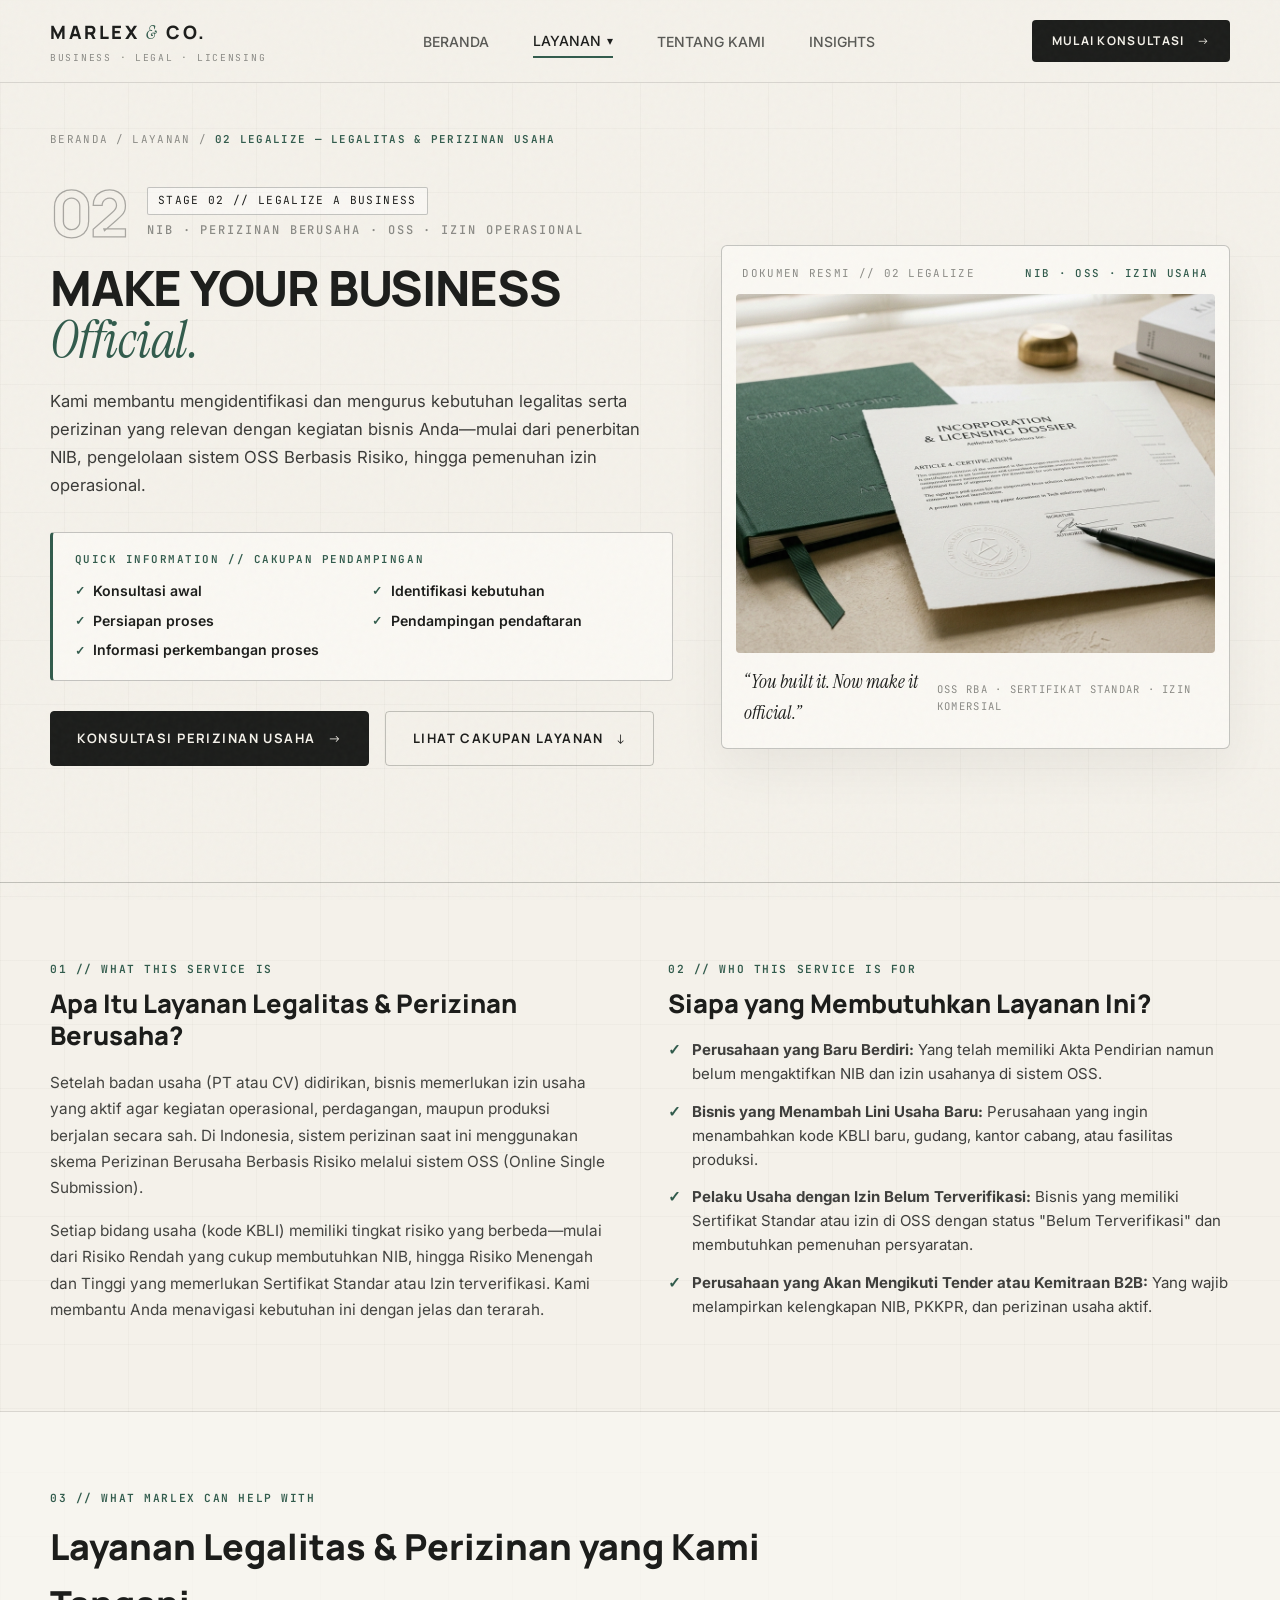
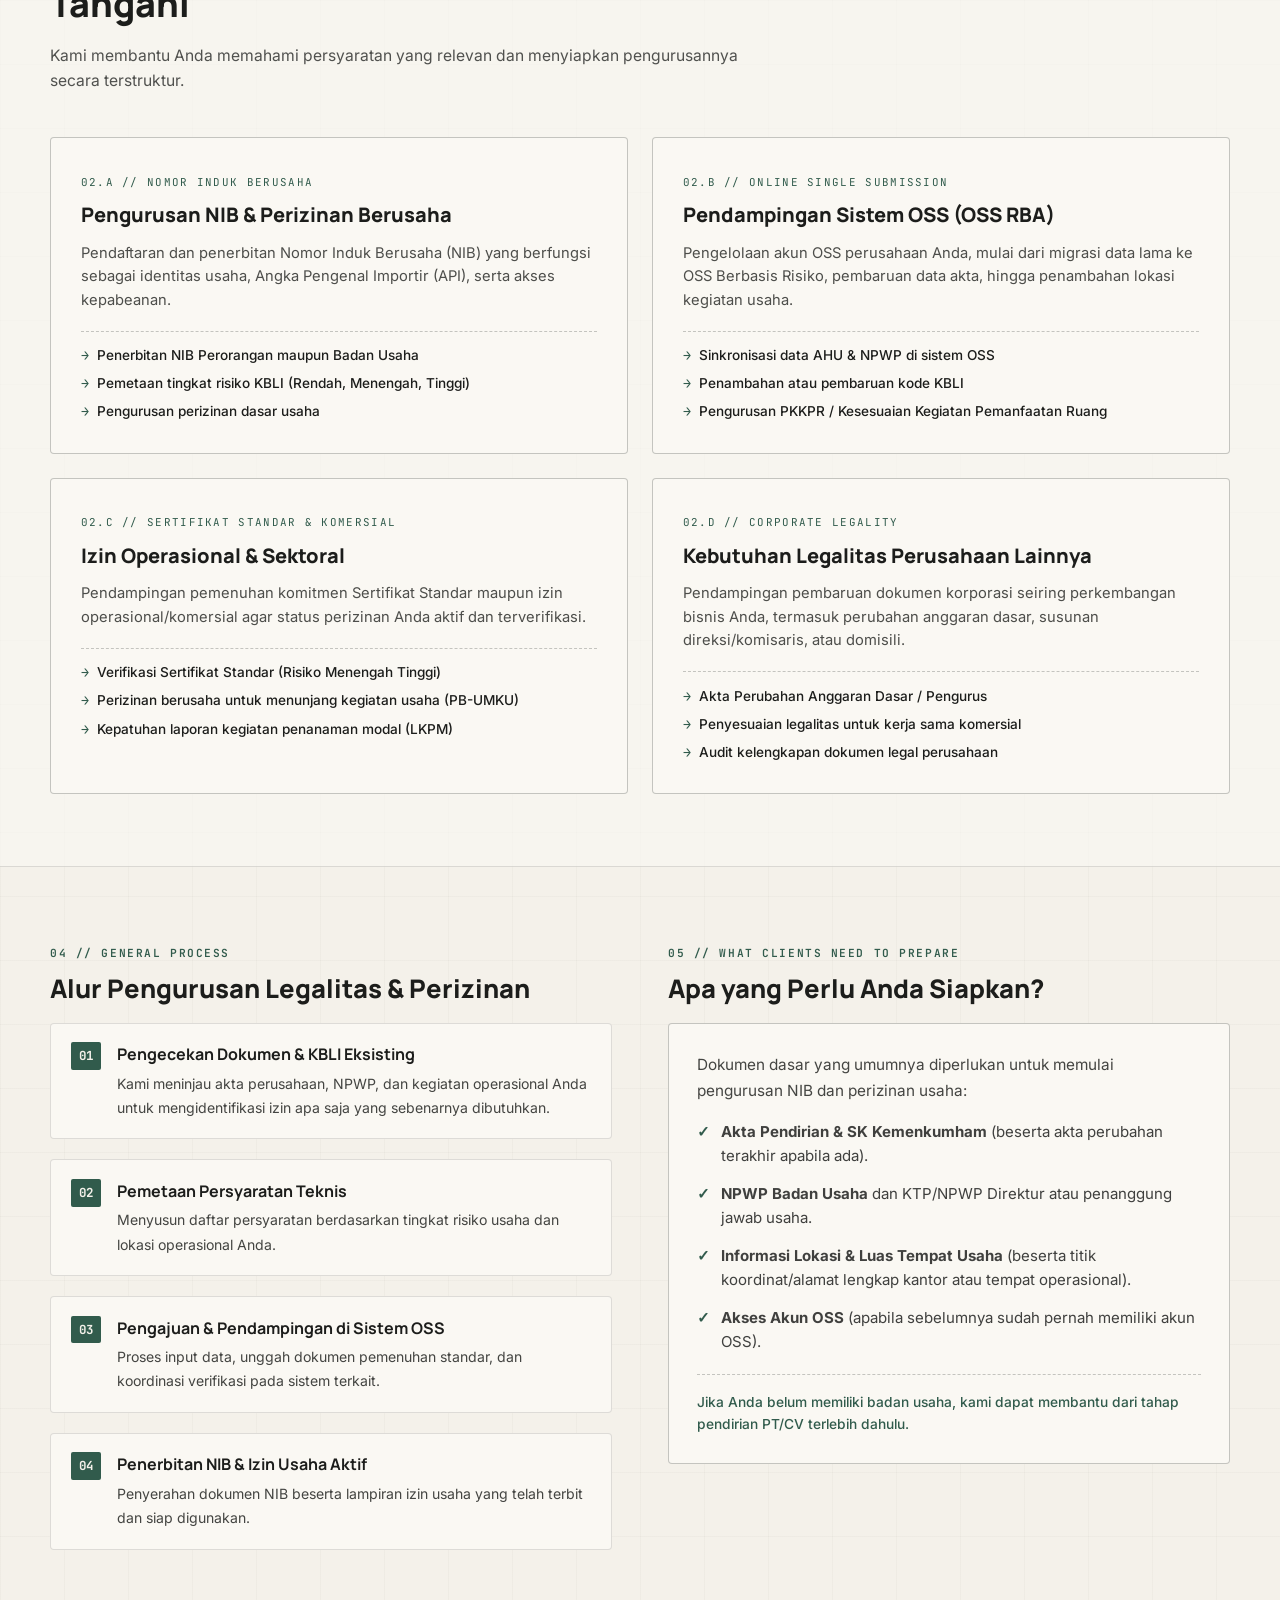
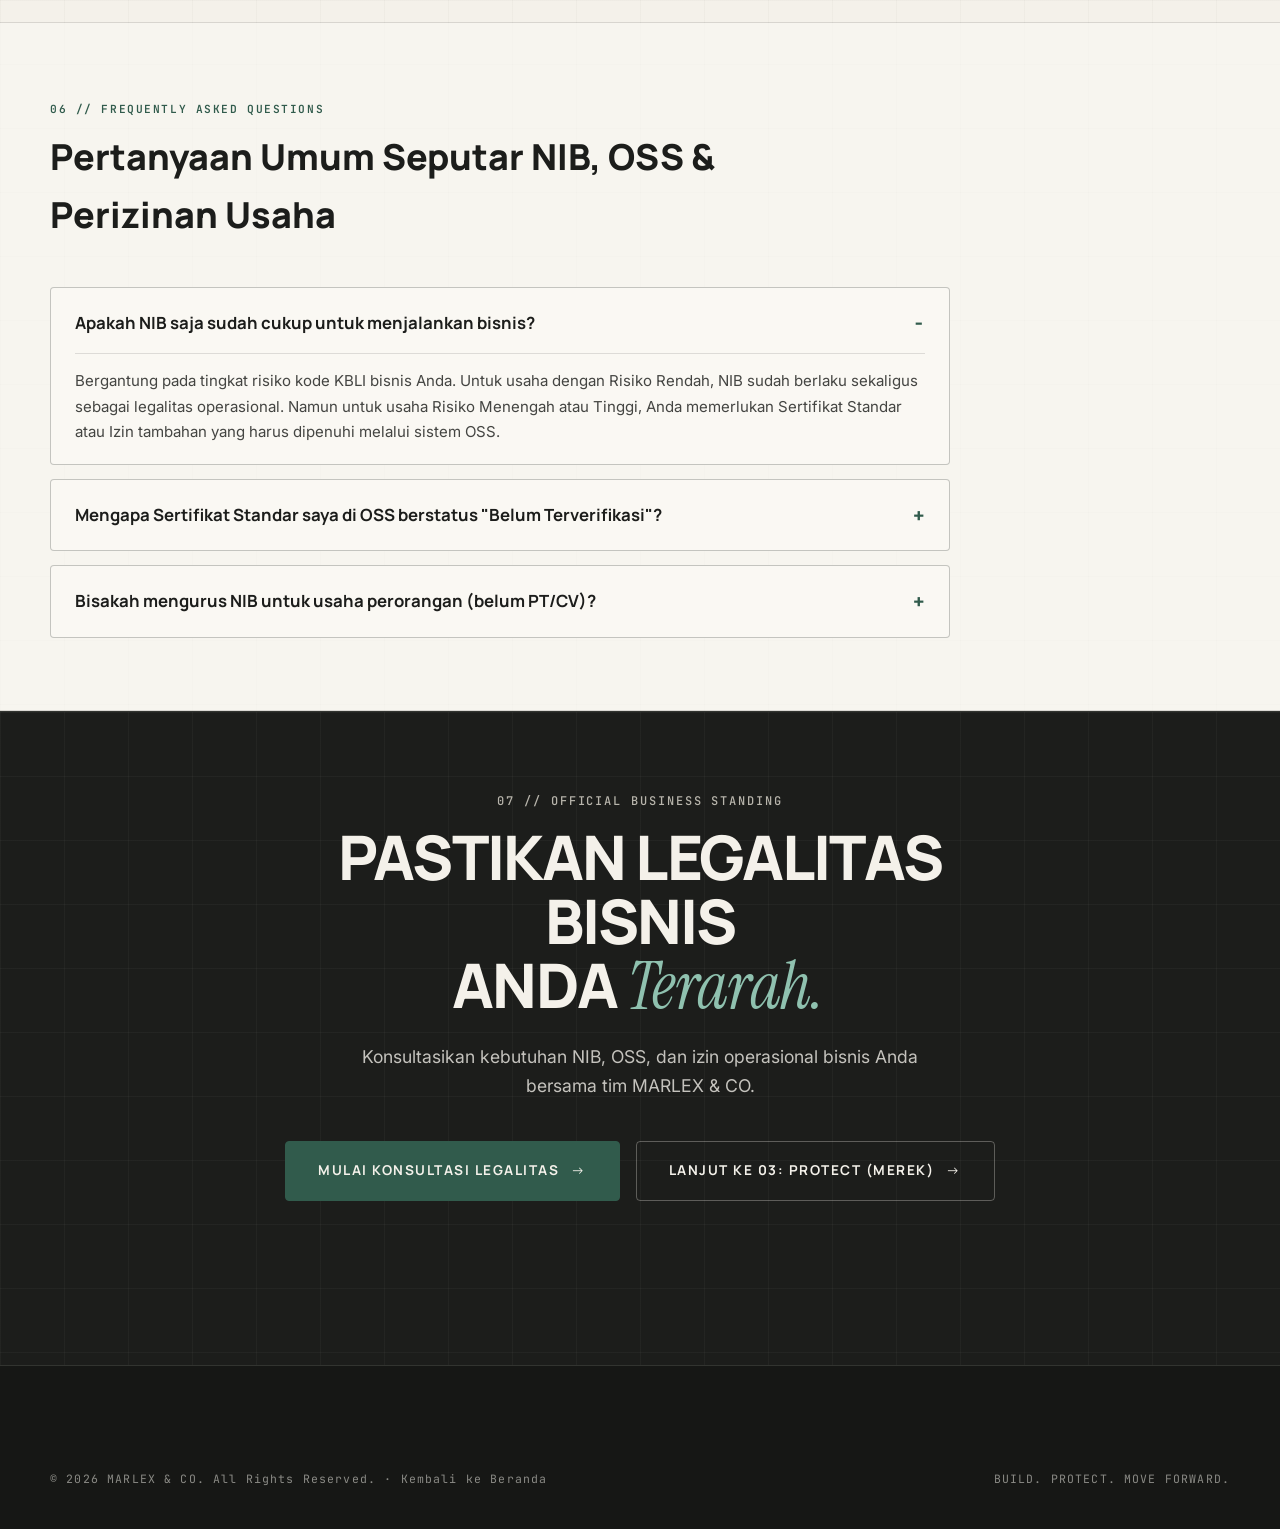
<file: legalitas-perizinan.html>
<!DOCTYPE html>
<html lang="id">
<head>
  <meta charset="UTF-8" />
  <meta name="viewport" content="width=device-width, initial-scale=1.0" />
  <title>Jasa Perizinan Usaha, Pengurusan NIB &amp; OSS — MARLEX &amp; CO. | 02 LEGALIZE</title>
  <meta name="description" content="Layanan pengurusan NIB, perizinan berusaha berbasis risiko (OSS RBA), izin operasional, dan kebutuhan legalitas perusahaan bersama MARLEX & CO." />
  <meta name="keywords" content="Jasa Perizinan Usaha, Pengurusan NIB, Jasa OSS, Izin Operasional, Sertifikat Standar OSS, Legalitas Bisnis, MARLEX & CO" />
  <meta name="author" content="MARLEX & CO." />
  <link rel="canonical" href="https://marlexandco.vercel.app/legalitas-perizinan.html" />

  <!-- Open Graph / WhatsApp / Facebook Preview Tags -->
  <meta property="og:type" content="article" />
  <meta property="og:site_name" content="MARLEX & CO." />
  <meta property="og:url" content="https://marlexandco.vercel.app/legalitas-perizinan.html" />
  <meta property="og:title" content="Jasa Perizinan Usaha, Pengurusan NIB &amp; OSS — MARLEX &amp; CO." />
  <meta property="og:description" content="Layanan pengurusan NIB, perizinan berusaha berbasis risiko (OSS RBA), izin operasional, dan kebutuhan legalitas perusahaan bersama MARLEX & CO." />
  <meta property="og:image" content="https://marlexandco.vercel.app/assets/images/og-share.jpg" />
  <meta property="og:image:secure_url" content="https://marlexandco.vercel.app/assets/images/og-share.jpg" />
  <meta property="og:image:type" content="image/jpeg" />
  <meta property="og:image:width" content="1200" />
  <meta property="og:image:height" content="630" />
  <meta property="og:locale" content="id_ID" />

  <!-- Twitter / X Cards -->
  <meta name="twitter:card" content="summary_large_image" />
  <meta name="twitter:title" content="Jasa Perizinan Usaha, Pengurusan NIB &amp; OSS — MARLEX &amp; CO." />
  <meta name="twitter:description" content="Layanan pengurusan NIB, perizinan berusaha berbasis risiko (OSS RBA), izin operasional, dan kebutuhan legalitas perusahaan bersama MARLEX & CO." />
  <meta name="twitter:image" content="https://marlexandco.vercel.app/assets/images/og-share.jpg" />

  <link rel="image_src" href="assets/images/og-share.jpg" />

  <link rel="preconnect" href="https://fonts.googleapis.com" />
  <link rel="preconnect" href="https://fonts.gstatic.com" crossorigin />
  <link href="https://fonts.googleapis.com/css2?family=Instrument+Serif:ital@0;1&family=Inter:wght@300;400;500;600&family=JetBrains+Mono:wght@400;500&family=Manrope:wght@500;600;700;800&display=swap" rel="stylesheet" />
  <link rel="stylesheet" href="css/styles.css" />
  <link rel="icon" type="image/svg+xml" href="data:image/svg+xml,%3Csvg xmlns='http://www.w3.org/2000/svg' viewBox='0 0 36 36'%3E%3Crect width='36' height='36' rx='3' fill='%231C1D1B'/%3E%3Cpath d='M7 26V10h3.5l5.5 9.5L21.5 10H25v16h-3V15.5L16.8 24h-1.6L10 15.5V26H7z' fill='%23F4F1EA'/%3E%3Ccircle cx='28.5' cy='24.5' r='2' fill='%23315B4C'/%3E%3C/svg%3E" />
</head>
<body>

  <div class="paper-grain" aria-hidden="true"></div>

  <!-- NAVIGATION -->
  <header class="site-header" id="site-header">
    <div class="container nav-container">
      <a href="index.html" class="brand-logo" aria-label="MARLEX & CO. Beranda">
        <span class="logo-mark">MARLEX <span class="logo-amp">&amp;</span> CO.</span>
        <span class="logo-sub">BUSINESS · LEGAL · LICENSING</span>
      </a>

      <nav class="main-nav" aria-label="Navigasi Utama">
        <ul class="nav-list">
          <li><a href="index.html" class="nav-link">BERANDA</a></li>
          <li class="nav-item-has-mega" id="nav-layanan-item">
            <button type="button" class="nav-link nav-mega-trigger active" id="nav-mega-trigger" aria-expanded="false" aria-controls="services-mega-menu">
              <span>LAYANAN</span>
              <span class="mega-caret" aria-hidden="true">▾</span>
            </button>
          </li>
          <li><a href="index.html#why-marlex" class="nav-link">TENTANG KAMI</a></li>
          <li><a href="index.html#insights" class="nav-link">INSIGHTS</a></li>
        </ul>
      </nav>

      <div class="nav-actions">
        <button type="button" class="btn btn-nav" data-open-modal="consultation" data-preselect="02 LEGALIZE">
          <span>MULAI KONSULTASI</span>
          <span class="btn-arrow" aria-hidden="true">→</span>
        </button>
        <button type="button" class="mobile-menu-toggle" id="mobile-menu-toggle" aria-label="Buka Menu" aria-expanded="false">
          <span class="hamburger-line"></span>
          <span class="hamburger-line"></span>
        </button>
      </div>
    </div>

    <!-- Structured Mega Menu -->
    <div class="mega-menu" id="services-mega-menu" aria-hidden="true">
      <div class="container mega-menu-inner">
        <div class="mega-menu-top-bar">
          <span class="mega-eyebrow">ONE-STOP BUSINESS, LEGAL &amp; LICENSING ARCHITECTURE</span>
          <a href="index.html#journey-mapper" class="mega-diagnostic-link">
            <span>Belum yakin mulai dari mana? <strong>Map My Business Journey</strong></span>
            <span class="btn-arrow">→</span>
          </a>
        </div>
        <div class="mega-grid">
          <div class="mega-col">
            <div class="mega-col-header"><span class="mega-num">01</span><a href="pendirian-bisnis.html" class="mega-stage-title">BUILD</a></div>
            <p class="mega-col-desc">Persiapan fondasi &amp; pendirian badan usaha resmi.</p>
            <ul class="mega-links">
              <li><a href="pendirian-bisnis.html#pendirian-pt"><span>Pendirian PT</span><span class="mega-arrow">→</span></a></li>
              <li><a href="pendirian-bisnis.html#pendirian-cv"><span>Pendirian CV</span><span class="mega-arrow">→</span></a></li>
              <li><a href="pendirian-bisnis.html#badan-usaha"><span>Pendaftaran Badan Usaha</span><span class="mega-arrow">→</span></a></li>
              <li><a href="pendirian-bisnis.html#nib"><span>NIB</span><span class="mega-arrow">→</span></a></li>
            </ul>
          </div>
          <div class="mega-col">
            <div class="mega-col-header"><span class="mega-num">02</span><a href="legalitas-perizinan.html" class="mega-stage-title">LEGALIZE</a></div>
            <p class="mega-col-desc">Legalitas operasional, OSS, &amp; izin usaha sesuai KBLI.</p>
            <ul class="mega-links">
              <li><a href="legalitas-perizinan.html#perizinan-berusaha"><span>Perizinan Berusaha</span><span class="mega-arrow">→</span></a></li>
              <li><a href="legalitas-perizinan.html#oss"><span>OSS</span><span class="mega-arrow">→</span></a></li>
              <li><a href="legalitas-perizinan.html#izin-operasional"><span>Izin Operasional</span><span class="mega-arrow">→</span></a></li>
              <li><a href="legalitas-perizinan.html#kebutuhan-legalitas"><span>Kebutuhan Legalitas</span><span class="mega-arrow">→</span></a></li>
            </ul>
          </div>
          <div class="mega-col">
            <div class="mega-col-header"><span class="mega-num">03</span><a href="pendaftaran-merek.html" class="mega-stage-title">PROTECT</a></div>
            <p class="mega-col-desc">Pendaftaran merek (HAKI) &amp; perlindungan identitas brand.</p>
            <ul class="mega-links">
              <li><a href="pendaftaran-merek.html#pendaftaran-merek"><span>Pendaftaran Merek</span><span class="mega-arrow">→</span></a></li>
              <li><a href="pendaftaran-merek.html#konsultasi-merek"><span>Konsultasi Merek</span><span class="mega-arrow">→</span></a></li>
              <li><a href="pendaftaran-merek.html#kekayaan-intelektual"><span>Kekayaan Intelektual</span><span class="mega-arrow">→</span></a></li>
            </ul>
          </div>
          <div class="mega-col">
            <div class="mega-col-header"><span class="mega-num">04</span><a href="sertifikasi-produk.html" class="mega-stage-title">CERTIFY</a></div>
            <p class="mega-col-desc">Registrasi produk, izin edar BPOM, &amp; sertifikasi Halal.</p>
            <ul class="mega-links">
              <li><a href="sertifikasi-produk.html#registrasi-produk"><span>Registrasi Produk</span><span class="mega-arrow">→</span></a></li>
              <li><a href="sertifikasi-produk.html#kepatuhan-produk"><span>Kepatuhan Produk</span><span class="mega-arrow">→</span></a></li>
              <li><a href="sertifikasi-produk.html#bpom"><span>Pendampingan BPOM</span><span class="mega-arrow">→</span></a></li>
              <li><a href="sertifikasi-produk.html#halal"><span>Sertifikasi Halal</span><span class="mega-arrow">→</span></a></li>
            </ul>
          </div>
        </div>
      </div>
    </div>

    <!-- Full-Screen Editorial Mobile Menu (Table of Contents Style) -->
    <div class="mobile-nav-drawer" id="mobile-nav-drawer" aria-hidden="true">
      <div class="mobile-nav-inner">
        <div class="mobile-menu-header-meta">
          <span>NAVIGATION // TABLE OF CONTENTS</span>
          <span>SKETCH × REALITY</span>
        </div>

        <ul class="mobile-nav-list">
          <li class="mobile-nav-item">
            <a href="index.html" class="mobile-nav-link">
              <span class="m-nav-num">01</span>
              <span class="m-nav-title">BERANDA</span>
              <span class="m-nav-arrow">→</span>
            </a>
          </li>

          <li class="mobile-nav-item mobile-nav-item-expandable">
            <button type="button" class="mobile-nav-link mobile-layanan-toggle" id="mobile-layanan-toggle" aria-expanded="true">
              <span class="m-nav-num">02</span>
              <span class="m-nav-title">LAYANAN</span>
              <span class="m-nav-toggle-icon" aria-hidden="true">−</span>
            </button>

            <div class="mobile-toc-services" id="mobile-toc-services">
              <div class="mobile-toc-group">
                <a href="pendirian-bisnis.html" class="mobile-toc-heading">BUILD</a>
                <ul class="mobile-toc-sublist">
                  <li><a href="pendirian-bisnis.html#pendirian-pt"><span>→</span> Pendirian PT</a></li>
                  <li><a href="pendirian-bisnis.html#pendirian-cv"><span>→</span> Pendirian CV</a></li>
                  <li><a href="pendirian-bisnis.html#nib"><span>→</span> NIB</a></li>
                </ul>
              </div>

              <div class="mobile-toc-group">
                <a href="legalitas-perizinan.html" class="mobile-toc-heading">LEGALIZE</a>
                <ul class="mobile-toc-sublist">
                  <li><a href="legalitas-perizinan.html#perizinan-berusaha"><span>→</span> Perizinan Usaha</a></li>
                  <li><a href="legalitas-perizinan.html#oss"><span>→</span> OSS</a></li>
                  <li><a href="legalitas-perizinan.html#izin-operasional"><span>→</span> Izin Operasional</a></li>
                </ul>
              </div>

              <div class="mobile-toc-group">
                <a href="pendaftaran-merek.html" class="mobile-toc-heading">PROTECT</a>
                <ul class="mobile-toc-sublist">
                  <li><a href="pendaftaran-merek.html#pendaftaran-merek"><span>→</span> Pendaftaran Merek</a></li>
                  <li><a href="pendaftaran-merek.html#kekayaan-intelektual"><span>→</span> Kekayaan Intelektual</a></li>
                </ul>
              </div>

              <div class="mobile-toc-group">
                <a href="sertifikasi-produk.html" class="mobile-toc-heading">CERTIFY</a>
                <ul class="mobile-toc-sublist">
                  <li><a href="sertifikasi-produk.html#bpom"><span>→</span> BPOM</a></li>
                  <li><a href="sertifikasi-produk.html#halal"><span>→</span> Sertifikasi Halal</a></li>
                  <li><a href="sertifikasi-produk.html#registrasi-produk"><span>→</span> Registrasi Produk</a></li>
                </ul>
              </div>
            </div>
          </li>

          <li class="mobile-nav-item">
            <a href="index.html#why-marlex" class="mobile-nav-link">
              <span class="m-nav-num">03</span>
              <span class="m-nav-title">TENTANG KAMI</span>
              <span class="m-nav-arrow">→</span>
            </a>
          </li>

          <li class="mobile-nav-item">
            <a href="index.html#insights" class="mobile-nav-link">
              <span class="m-nav-num">04</span>
              <span class="m-nav-title">INSIGHTS</span>
              <span class="m-nav-arrow">→</span>
            </a>
          </li>
        </ul>

        <div class="mobile-nav-footer">
          <button type="button" class="btn btn-primary btn-full mobile-start-conv-btn" data-open-modal="consultation" data-preselect="02 LEGALIZE">
            <span>START A CONVERSATION</span>
            <span class="btn-arrow">→</span>
          </button>
          <p class="mobile-nav-tagline">“Build. Protect. Move Forward.”</p>
        </div>
      </div>
    </div>
  </header>

  <main>
    <!-- SERVICE PAGE HERO -->
    <section class="sp-hero">
      <div class="container">
        <div class="sp-breadcrumb">
          <a href="index.html">BERANDA</a>
          <span>/</span>
          <span>LAYANAN</span>
          <span>/</span>
          <span class="current">02 LEGALIZE — LEGALITAS &amp; PERIZINAN USAHA</span>
        </div>

        <div class="sp-hero-grid">
          <div class="sp-hero-content reveal-up">
            <div class="stage-index-header">
              <span class="stage-giant-num" aria-hidden="true">02</span>
              <div class="stage-eyebrow-wrap">
                <span class="eyebrow-pill">STAGE 02 // LEGALIZE A BUSINESS</span>
                <p class="eyebrow">NIB · PERIZINAN BERUSAHA · OSS · IZIN OPERASIONAL</p>
              </div>
            </div>

            <h1 class="sp-headline">
              MAKE YOUR BUSINESS<br />
              <span class="serif-italic">Official.</span>
            </h1>

            <p class="sp-lead">
              Kami membantu mengidentifikasi dan mengurus kebutuhan legalitas serta perizinan yang relevan dengan kegiatan bisnis Anda—mulai dari penerbitan NIB, pengelolaan sistem OSS Berbasis Risiko, hingga pemenuhan izin operasional.
            </p>

            <!-- Quick Information Checklist (High-Intent Ad Landing Clarity) -->
            <div class="sp-quick-info-box">
              <span class="sp-quick-info-label">QUICK INFORMATION // CAKUPAN PENDAMPINGAN</span>
              <ul class="sp-quick-info-list">
                <li><span>✓</span> Konsultasi awal</li>
                <li><span>✓</span> Identifikasi kebutuhan</li>
                <li><span>✓</span> Persiapan proses</li>
                <li><span>✓</span> Pendampingan pendaftaran</li>
                <li><span>✓</span> Informasi perkembangan proses</li>
              </ul>
            </div>

            <div class="hero-cta-group">
              <button type="button" class="btn btn-primary" data-open-modal="consultation" data-preselect="02 LEGALIZE">
                <span>KONSULTASI PERIZINAN USAHA</span>
                <span class="btn-arrow">→</span>
              </button>
              <a href="#cakupan-layanan" class="btn btn-secondary">
                <span>LIHAT CAKUPAN LAYANAN</span>
                <span class="btn-arrow-down">↓</span>
              </a>
            </div>
          </div>

          <div class="sp-hero-visual reveal-up" style="--reveal-delay: 0.12s;">
            <div class="editorial-media-card">
              <div class="media-card-top">
                <span class="media-ref">DOKUMEN RESMI // 02 LEGALIZE</span>
                <span class="media-status">NIB · OSS · IZIN USAHA</span>
              </div>
              <div class="media-image-wrap">
                <img src="assets/images/stage-legalize.jpg" alt="Dokumen legalitas usaha dan perizinan berusaha OSS" class="stage-img" />
              </div>
              <div class="media-card-caption">
                <p class="visual-quote">“You built it. Now make it official.”</p>
                <span class="visual-meta">OSS RBA · SERTIFIKAT STANDAR · IZIN KOMERSIAL</span>
              </div>
            </div>
          </div>
        </div>
      </div>
    </section>

    <!-- 01 & 02 — WHAT THIS SERVICE IS & WHO IT IS FOR -->
    <section class="sp-section">
      <div class="container">
        <div class="sp-two-col-grid">
          <div class="sp-block reveal-up">
            <span class="sp-section-num">01 // WHAT THIS SERVICE IS</span>
            <h2 class="sp-block-title">Apa Itu Layanan Legalitas &amp; Perizinan Berusaha?</h2>
            <p>
              Setelah badan usaha (PT atau CV) didirikan, bisnis memerlukan izin usaha yang aktif agar kegiatan operasional, perdagangan, maupun produksi berjalan secara sah. Di Indonesia, sistem perizinan saat ini menggunakan skema Perizinan Berusaha Berbasis Risiko melalui sistem OSS (Online Single Submission).
            </p>
            <p>
              Setiap bidang usaha (kode KBLI) memiliki tingkat risiko yang berbeda—mulai dari Risiko Rendah yang cukup membutuhkan NIB, hingga Risiko Menengah dan Tinggi yang memerlukan Sertifikat Standar atau Izin terverifikasi. Kami membantu Anda menavigasi kebutuhan ini dengan jelas dan terarah.
            </p>
          </div>

          <div class="sp-block reveal-up" style="--reveal-delay: 0.1s;">
            <span class="sp-section-num">02 // WHO THIS SERVICE IS FOR</span>
            <h2 class="sp-block-title">Siapa yang Membutuhkan Layanan Ini?</h2>
            <ul class="sp-check-list">
              <li>
                <strong>Perusahaan yang Baru Berdiri:</strong> Yang telah memiliki Akta Pendirian namun belum mengaktifkan NIB dan izin usahanya di sistem OSS.
              </li>
              <li>
                <strong>Bisnis yang Menambah Lini Usaha Baru:</strong> Perusahaan yang ingin menambahkan kode KBLI baru, gudang, kantor cabang, atau fasilitas produksi.
              </li>
              <li>
                <strong>Pelaku Usaha dengan Izin Belum Terverifikasi:</strong> Bisnis yang memiliki Sertifikat Standar atau izin di OSS dengan status "Belum Terverifikasi" dan membutuhkan pemenuhan persyaratan.
              </li>
              <li>
                <strong>Perusahaan yang Akan Mengikuti Tender atau Kemitraan B2B:</strong> Yang wajib melampirkan kelengkapan NIB, PKKPR, dan perizinan usaha aktif.
              </li>
            </ul>
          </div>
        </div>
      </div>
    </section>

    <!-- 03 — WHAT MARLEX CAN HELP WITH -->
    <section class="sp-section sp-section-alt" id="cakupan-layanan">
      <div class="container">
        <div class="sp-section-header reveal-up">
          <span class="sp-section-num">03 // WHAT MARLEX CAN HELP WITH</span>
          <h2 class="sp-section-heading">Layanan Legalitas &amp; Perizinan yang Kami Tangani</h2>
          <p class="sp-section-sub">
            Kami membantu Anda memahami persyaratan yang relevan dan menyiapkan pengurusannya secara terstruktur.
          </p>
        </div>

        <div class="sp-cards-grid">
          <article class="sp-detail-card reveal-up" id="perizinan-berusaha">
            <span class="sp-card-code">02.A // NOMOR INDUK BERUSAHA</span>
            <h3>Pengurusan NIB &amp; Perizinan Berusaha</h3>
            <p>
              Pendaftaran dan penerbitan Nomor Induk Berusaha (NIB) yang berfungsi sebagai identitas usaha, Angka Pengenal Importir (API), serta akses kepabeanan.
            </p>
            <ul class="sp-mini-list">
              <li>Penerbitan NIB Perorangan maupun Badan Usaha</li>
              <li>Pemetaan tingkat risiko KBLI (Rendah, Menengah, Tinggi)</li>
              <li>Pengurusan perizinan dasar usaha</li>
            </ul>
          </article>

          <article class="sp-detail-card reveal-up" style="--reveal-delay: 0.08s;" id="oss">
            <span class="sp-card-code">02.B // ONLINE SINGLE SUBMISSION</span>
            <h3>Pendampingan Sistem OSS (OSS RBA)</h3>
            <p>
              Pengelolaan akun OSS perusahaan Anda, mulai dari migrasi data lama ke OSS Berbasis Risiko, pembaruan data akta, hingga penambahan lokasi kegiatan usaha.
            </p>
            <ul class="sp-mini-list">
              <li>Sinkronisasi data AHU &amp; NPWP di sistem OSS</li>
              <li>Penambahan atau pembaruan kode KBLI</li>
              <li>Pengurusan PKKPR / Kesesuaian Kegiatan Pemanfaatan Ruang</li>
            </ul>
          </article>

          <article class="sp-detail-card reveal-up" style="--reveal-delay: 0.16s;" id="izin-operasional">
            <span class="sp-card-code">02.C // SERTIFIKAT STANDAR &amp; KOMERSIAL</span>
            <h3>Izin Operasional &amp; Sektoral</h3>
            <p>
              Pendampingan pemenuhan komitmen Sertifikat Standar maupun izin operasional/komersial agar status perizinan Anda aktif dan terverifikasi.
            </p>
            <ul class="sp-mini-list">
              <li>Verifikasi Sertifikat Standar (Risiko Menengah Tinggi)</li>
              <li>Perizinan berusaha untuk menunjang kegiatan usaha (PB-UMKU)</li>
              <li>Kepatuhan laporan kegiatan penanaman modal (LKPM)</li>
            </ul>
          </article>

          <article class="sp-detail-card reveal-up" style="--reveal-delay: 0.24s;" id="kebutuhan-legalitas">
            <span class="sp-card-code">02.D // CORPORATE LEGALITY</span>
            <h3>Kebutuhan Legalitas Perusahaan Lainnya</h3>
            <p>
              Pendampingan pembaruan dokumen korporasi seiring perkembangan bisnis Anda, termasuk perubahan anggaran dasar, susunan direksi/komisaris, atau domisili.
            </p>
            <ul class="sp-mini-list">
              <li>Akta Perubahan Anggaran Dasar / Pengurus</li>
              <li>Penyesuaian legalitas untuk kerja sama komersial</li>
              <li>Audit kelengkapan dokumen legal perusahaan</li>
            </ul>
          </article>
        </div>
      </div>
    </section>

    <!-- 04 & 05 — GENERAL PROCESS & WHAT CLIENTS NEED TO PREPARE -->
    <section class="sp-section">
      <div class="container">
        <div class="sp-two-col-grid">
          <div class="sp-block reveal-up">
            <span class="sp-section-num">04 // GENERAL PROCESS</span>
            <h2 class="sp-block-title">Alur Pengurusan Legalitas &amp; Perizinan</h2>
            <ol class="sp-process-list">
              <li>
                <span class="proc-num">01</span>
                <div>
                  <strong>Pengecekan Dokumen &amp; KBLI Eksisting</strong>
                  <p>Kami meninjau akta perusahaan, NPWP, dan kegiatan operasional Anda untuk mengidentifikasi izin apa saja yang sebenarnya dibutuhkan.</p>
                </div>
              </li>
              <li>
                <span class="proc-num">02</span>
                <div>
                  <strong>Pemetaan Persyaratan Teknis</strong>
                  <p>Menyusun daftar persyaratan berdasarkan tingkat risiko usaha dan lokasi operasional Anda.</p>
                </div>
              </li>
              <li>
                <span class="proc-num">03</span>
                <div>
                  <strong>Pengajuan &amp; Pendampingan di Sistem OSS</strong>
                  <p>Proses input data, unggah dokumen pemenuhan standar, dan koordinasi verifikasi pada sistem terkait.</p>
                </div>
              </li>
              <li>
                <span class="proc-num">04</span>
                <div>
                  <strong>Penerbitan NIB &amp; Izin Usaha Aktif</strong>
                  <p>Penyerahan dokumen NIB beserta lampiran izin usaha yang telah terbit dan siap digunakan.</p>
                </div>
              </li>
            </ol>
          </div>

          <div class="sp-block reveal-up" style="--reveal-delay: 0.1s;">
            <span class="sp-section-num">05 // WHAT CLIENTS NEED TO PREPARE</span>
            <h2 class="sp-block-title">Apa yang Perlu Anda Siapkan?</h2>
            <div class="sp-prep-box">
              <p class="sp-prep-intro">
                Dokumen dasar yang umumnya diperlukan untuk memulai pengurusan NIB dan perizinan usaha:
              </p>
              <ul class="sp-check-list">
                <li><strong>Akta Pendirian &amp; SK Kemenkumham</strong> (beserta akta perubahan terakhir apabila ada).</li>
                <li><strong>NPWP Badan Usaha</strong> dan KTP/NPWP Direktur atau penanggung jawab usaha.</li>
                <li><strong>Informasi Lokasi &amp; Luas Tempat Usaha</strong> (beserta titik koordinat/alamat lengkap kantor atau tempat operasional).</li>
                <li><strong>Akses Akun OSS</strong> (apabila sebelumnya sudah pernah memiliki akun OSS).</li>
              </ul>
              <div class="sp-prep-note">
                Jika Anda belum memiliki badan usaha, kami dapat membantu dari tahap pendirian PT/CV terlebih dahulu.
              </div>
            </div>
          </div>
        </div>
      </div>
    </section>

    <!-- 06 — FAQ -->
    <section class="sp-section sp-section-alt">
      <div class="container">
        <div class="sp-section-header reveal-up">
          <span class="sp-section-num">06 // FREQUENTLY ASKED QUESTIONS</span>
          <h2 class="sp-section-heading">Pertanyaan Umum Seputar NIB, OSS &amp; Perizinan Usaha</h2>
        </div>

        <div class="sp-faq-list reveal-up">
          <details class="sp-faq-item" open>
            <summary>Apakah NIB saja sudah cukup untuk menjalankan bisnis?</summary>
            <p>
              Bergantung pada tingkat risiko kode KBLI bisnis Anda. Untuk usaha dengan Risiko Rendah, NIB sudah berlaku sekaligus sebagai legalitas operasional. Namun untuk usaha Risiko Menengah atau Tinggi, Anda memerlukan Sertifikat Standar atau Izin tambahan yang harus dipenuhi melalui sistem OSS.
            </p>
          </details>

          <details class="sp-faq-item">
            <summary>Mengapa Sertifikat Standar saya di OSS berstatus "Belum Terverifikasi"?</summary>
            <p>
              Pada kegiatan usaha Risiko Menengah Tinggi, sistem OSS menerbitkan Sertifikat Standar yang membutuhkan pemenuhan dokumen komitmen teknis terlebih dahulu sebelum diverifikasi oleh instansi terkait. Kami dapat membantu memeriksa dan menyiapkan pemenuhan persyaratan tersebut.
            </p>
          </details>

          <details class="sp-faq-item">
            <summary>Bisakah mengurus NIB untuk usaha perorangan (belum PT/CV)?</summary>
            <p>
              Bisa. Pelaku usaha perorangan (UMK) tetap dapat dan disarankan memiliki NIB sebagai identitas resmi usaha, yang juga berguna untuk pengajuan sertifikasi Halal maupun izin edar tertentu.
            </p>
          </details>
        </div>
      </div>
    </section>

    <!-- 07 — CLEAR CONSULTATION CTA -->
    <section class="final-cta-section section-dark">
      <div class="container final-cta-container reveal-up">
        <p class="eyebrow eyebrow-light">07 // OFFICIAL BUSINESS STANDING</p>
        <h2 class="final-cta-headline">
          PASTIKAN LEGALITAS BISNIS<br />
          ANDA <span class="serif-italic">Terarah.</span>
        </h2>
        <p class="final-cta-copy">
          Konsultasikan kebutuhan NIB, OSS, dan izin operasional bisnis Anda bersama tim MARLEX &amp; CO.
        </p>
        <div class="final-cta-actions">
          <button type="button" class="btn btn-accent-light btn-lg" data-open-modal="consultation" data-preselect="02 LEGALIZE">
            <span>MULAI KONSULTASI LEGALITAS</span>
            <span class="btn-arrow">→</span>
          </button>
          <a href="pendaftaran-merek.html" class="btn btn-outline-light btn-lg">
            <span>LANJUT KE 03: PROTECT (MEREK)</span>
            <span class="btn-arrow">→</span>
          </a>
        </div>
      </div>
    </section>
  </main>

  <footer class="site-footer">
    <div class="container">
      <div class="footer-bottom">
        <p class="copyright">© 2026 MARLEX &amp; CO. All Rights Reserved. · <a href="index.html">Kembali ke Beranda</a></p>
        <p class="footer-concept-note">BUILD. PROTECT. MOVE FORWARD.</p>
      </div>
    </div>
  </footer>

  <!-- CONSULTATION MODAL -->
  <div class="modal-backdrop" id="consultation-modal" aria-hidden="true" role="dialog" aria-modal="true" aria-labelledby="modal-title">
    <div class="modal-container">
      <div class="modal-header">
        <div>
          <span class="eyebrow">CONSULTATION BRIEF // 02 LEGALIZE</span>
          <h2 class="modal-title" id="modal-title">KONSULTASI LEGALITAS &amp; <span class="serif-italic">Perizinan.</span></h2>
        </div>
        <button type="button" class="modal-close" data-close-modal aria-label="Tutup">✕</button>
      </div>
      <form class="consultation-form" id="consultation-form">
        <div class="form-row-split">
          <div class="form-group">
            <label for="client-name">NAMA LENGKAP *</label>
            <input type="text" id="client-name" name="name" required placeholder="Contoh: Nadia Kusuma" />
          </div>
          <div class="form-group">
            <label for="client-brand">NAMA PERUSAHAAN / USAHA</label>
            <input type="text" id="client-brand" name="brand" placeholder="Contoh: PT Karya Botanika" />
          </div>
        </div>
        <div class="form-row-split">
          <div class="form-group">
            <label for="client-contact">NOMOR WHATSAPP ATAU EMAIL *</label>
            <input type="text" id="client-contact" name="contact" required placeholder="0812xxxx / email@domain.com" />
          </div>
          <div class="form-group">
            <label for="client-stage">LAYANAN YANG DIBUTUHKAN</label>
            <select id="client-stage" name="stage">
              <option value="01 BUILD">01 BUILD — Pendirian PT, CV &amp; Badan Usaha</option>
              <option value="02 LEGALIZE" selected>02 LEGALIZE — Pengurusan NIB, OSS &amp; Izin Operasional</option>
              <option value="03 PROTECT">03 PROTECT — Pendaftaran Merek</option>
              <option value="04 CERTIFY">04 CERTIFY — BPOM &amp; Sertifikasi Halal</option>
            </select>
          </div>
        </div>
        <div class="form-group">
          <label for="client-notes">CERITAKAN KEBUTUHAN PERIZINAN ANDA *</label>
          <textarea id="client-notes" name="notes" rows="4" required placeholder="Ceritakan izin atau kendala OSS yang sedang Anda hadapi..."></textarea>
        </div>
        <div class="form-footer">
          <p class="form-privacy-note">Tim kami merespons dalam 1 hari kerja dengan arahan yang jelas.</p>
          <button type="submit" class="btn btn-primary"><span>KIRIM KONSULTASI</span><span class="btn-arrow">→</span></button>
        </div>
      </form>
      <div class="form-success-state" id="form-success-state" hidden>
        <span class="success-badge">PERMINTAAN DITERIMA // REF #MX-2026</span>
        <h3>Terima kasih. Permintaan konsultasi Anda telah kami terima.</h3>
        <p>Tim MARLEX &amp; CO. akan segera menghubungi Anda melalui WhatsApp atau Email.</p>
        <button type="button" class="btn btn-secondary" data-close-modal>TUTUP</button>
      </div>
    </div>
  </div>

  <!-- STICKY MOBILE BOTTOM CTA BAR -->
  <div class="mobile-sticky-bar" id="mobile-sticky-bar" aria-label="Akses Cepat Konsultasi Mobile">
    <div class="mobile-sticky-bar-inner">
      <a
        href="https://wa.me/6281100002026?text=Halo%20MARLEX%20%26%20CO.%2C%20saya%20ingin%20berkonsultasi%20mengenai%20NIB%2C%20OSS%2C%20dan%20perizinan%20usaha."
        target="_blank"
        rel="noopener noreferrer"
        class="sticky-bar-btn sticky-bar-wa"
      >
        <span class="wa-dot" aria-hidden="true"></span>
        <span>CHAT WITH MARLEX</span>
      </a>
      <button type="button" class="sticky-bar-btn sticky-bar-consult" data-open-modal="consultation" data-preselect="02 LEGALIZE">
        <span>MULAI KONSULTASI</span>
        <span class="btn-arrow" aria-hidden="true">→</span>
      </button>
      <button type="button" class="sticky-bar-dismiss" id="close-sticky-bar" aria-label="Tutup bar konsultasi">✕</button>
    </div>
  </div>

  <script src="js/main.js"></script>
</body>
</html>
</file>
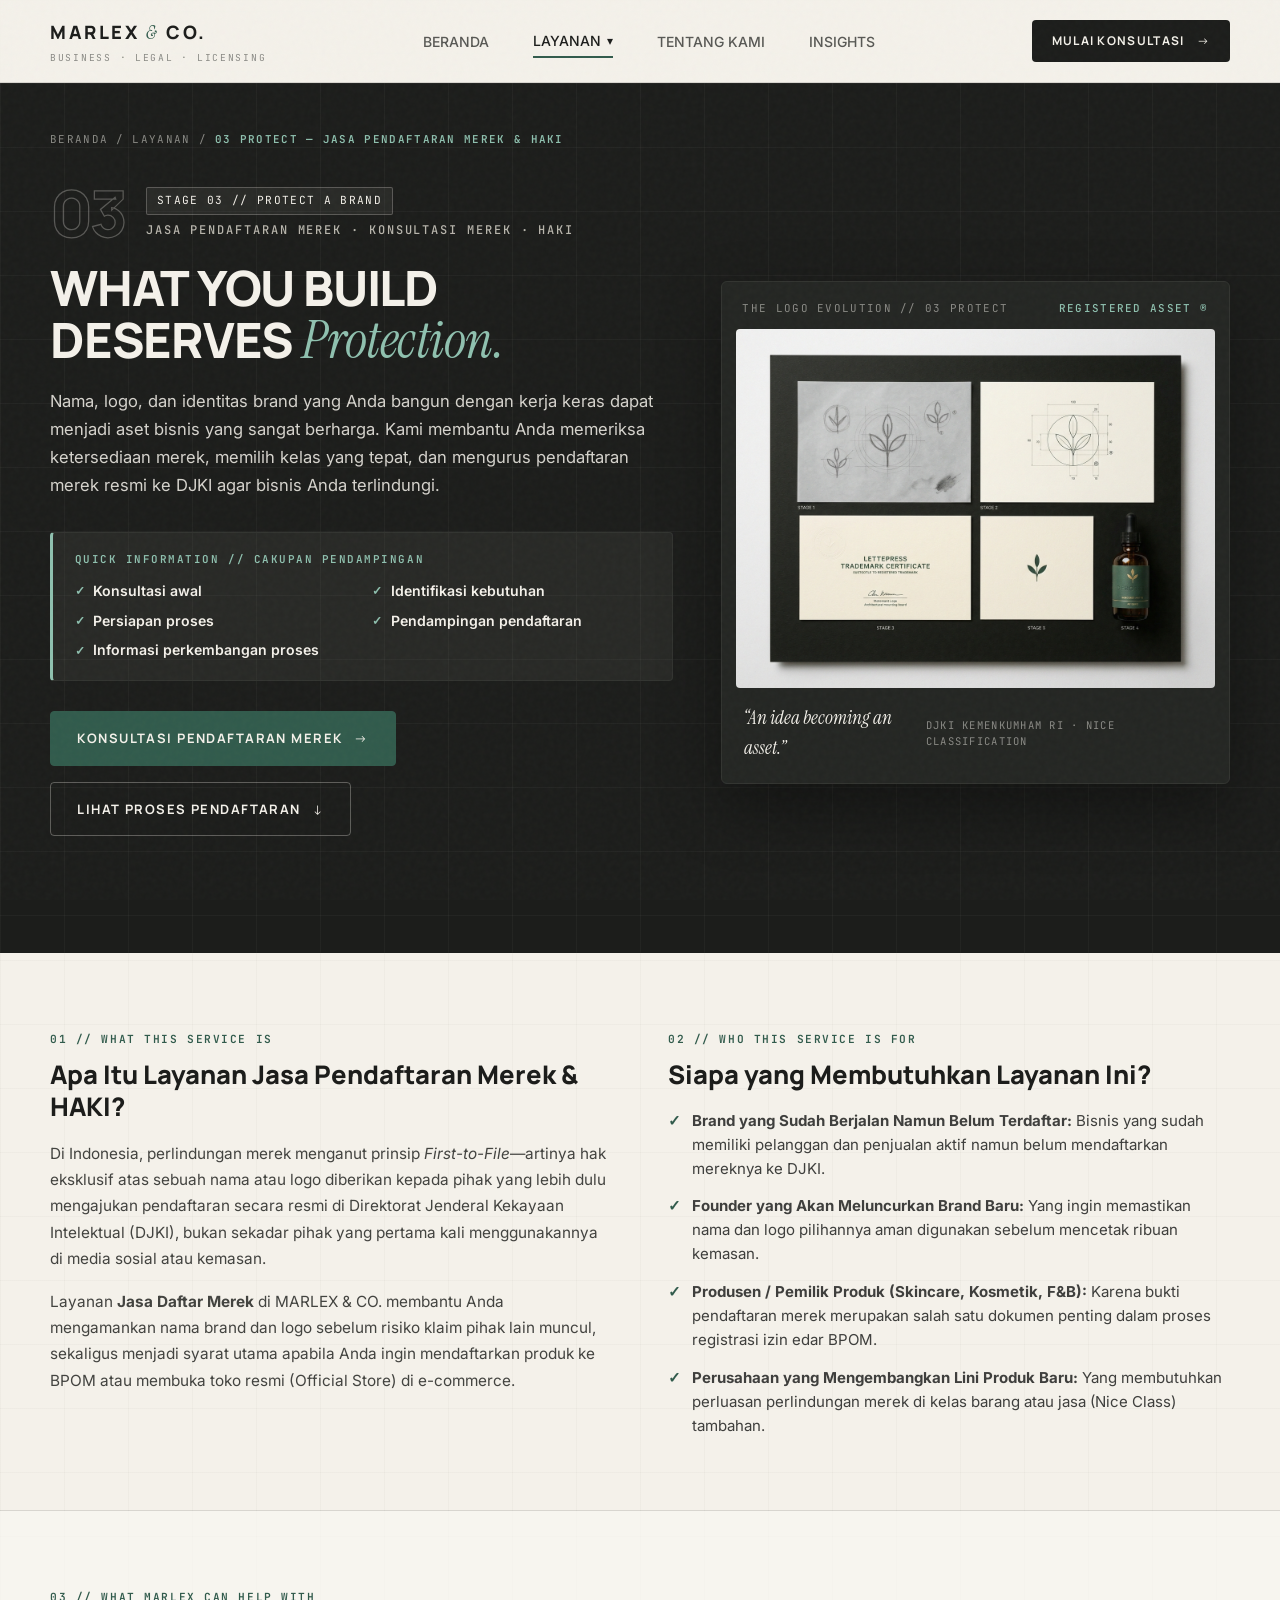
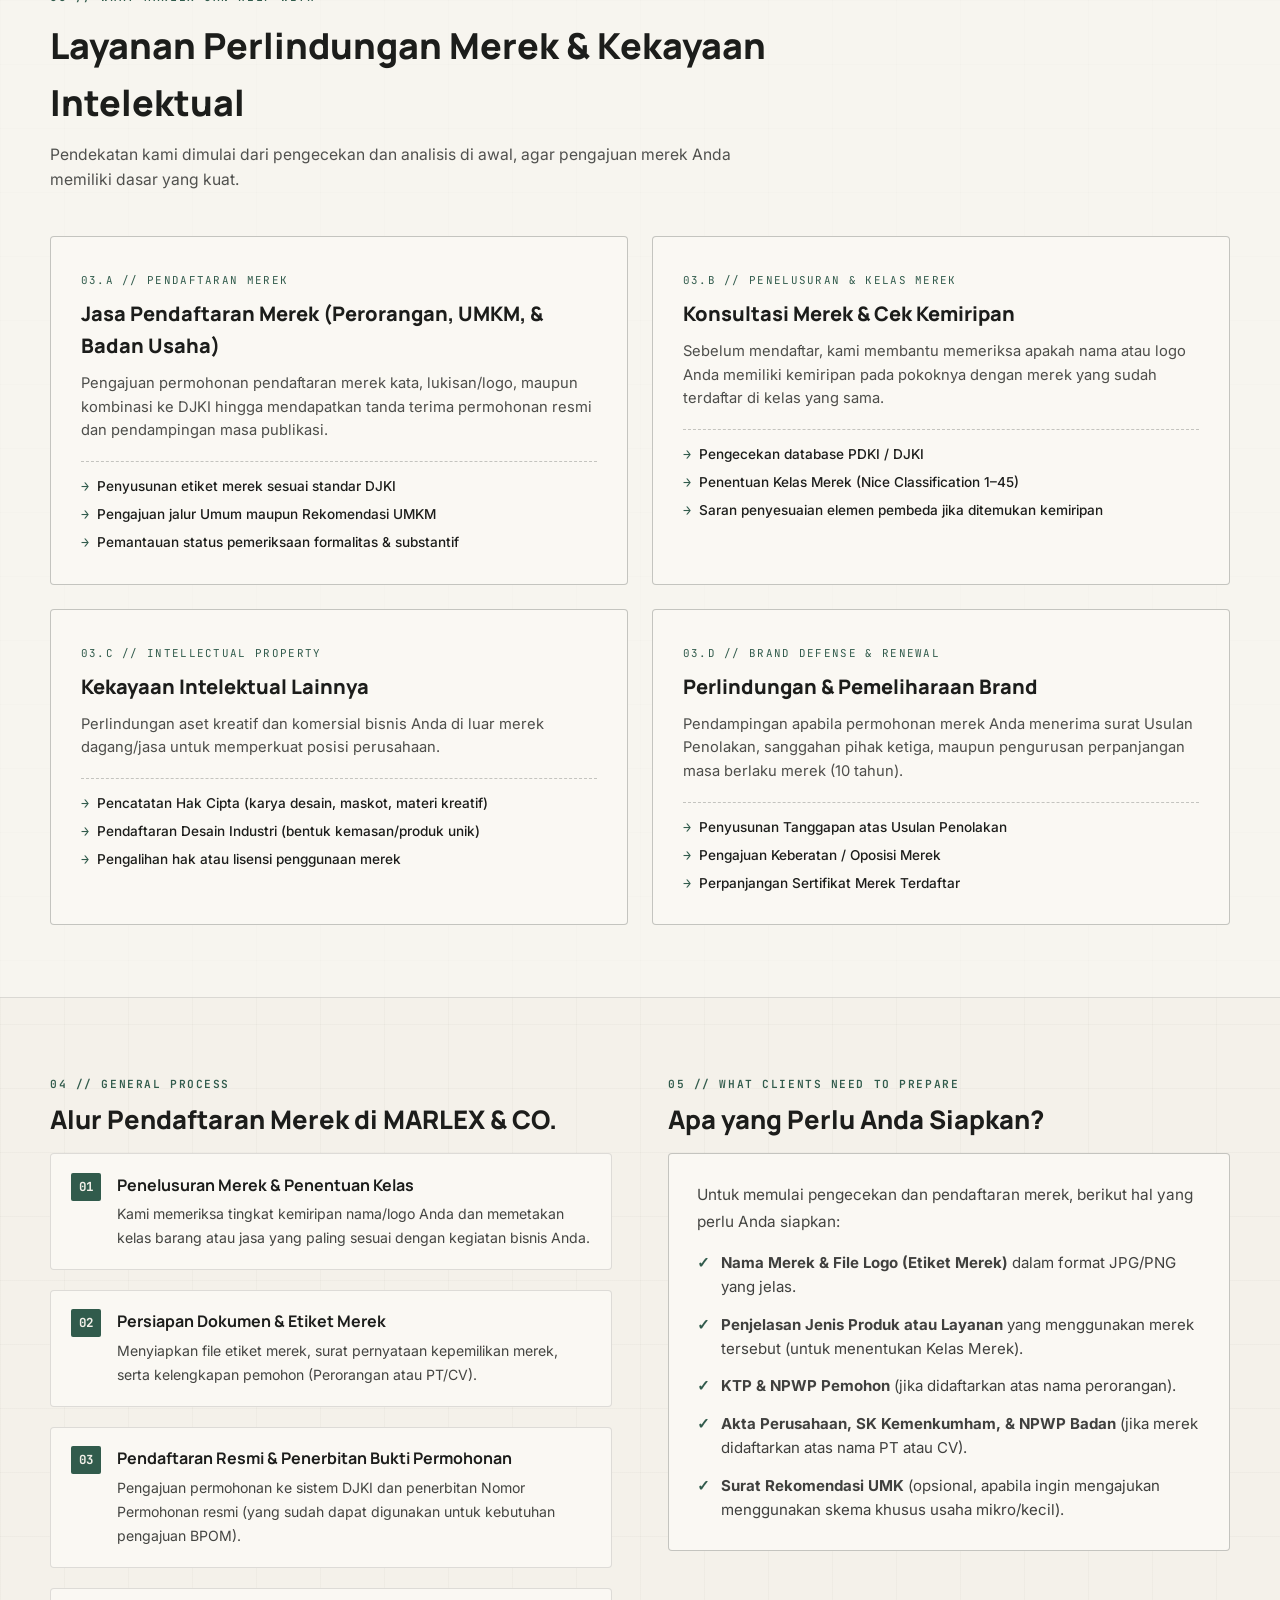
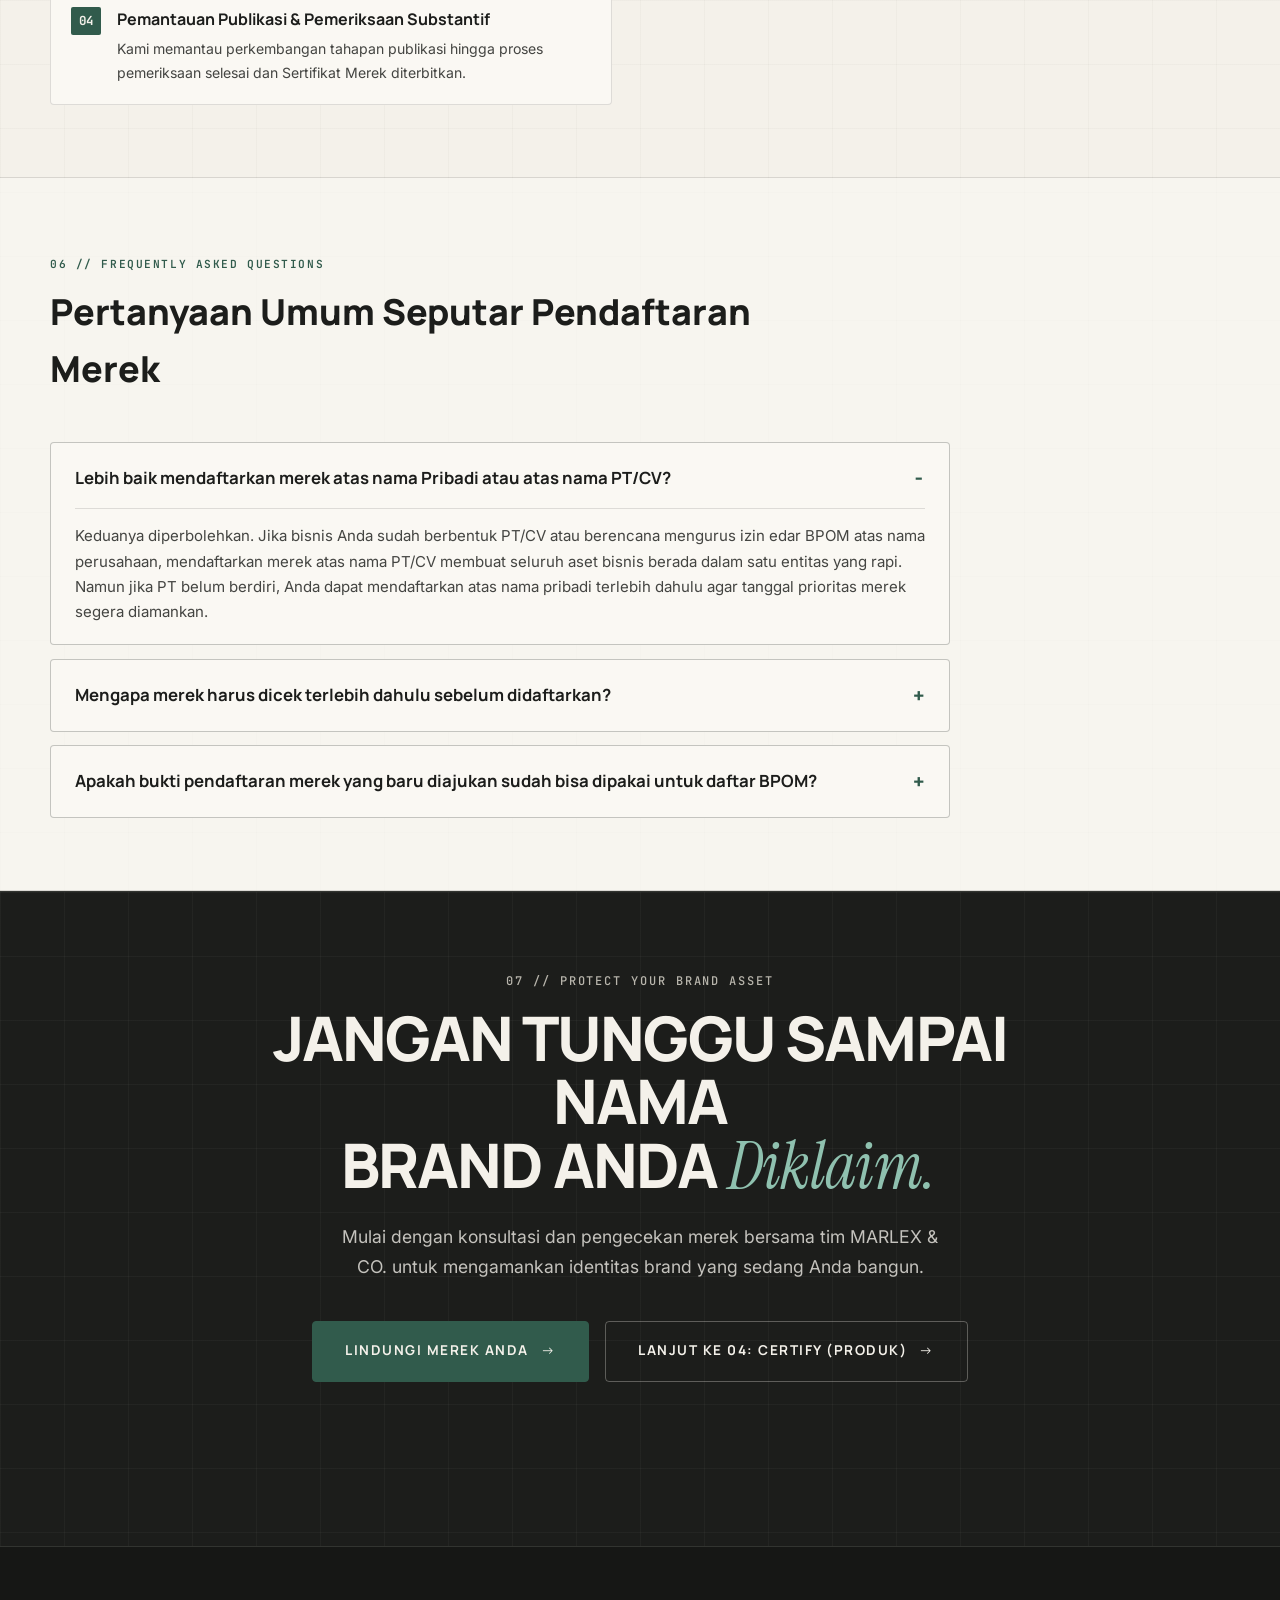
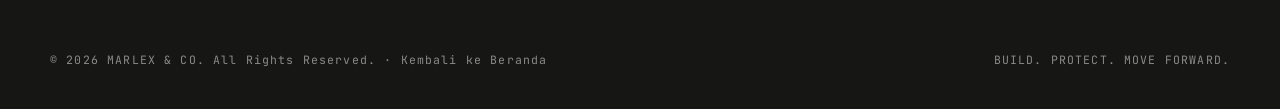
<file: pendaftaran-merek.html>
<!DOCTYPE html>
<html lang="id">
<head>
  <meta charset="UTF-8" />
  <meta name="viewport" content="width=device-width, initial-scale=1.0" />
  <title>Jasa Pendaftaran Merek, Jasa Daftar Merek &amp; HAKI — MARLEX &amp; CO. | 03 PROTECT</title>
  <meta name="description" content="Jasa pendaftaran merek (HAKI) resmi ke DJKI, pengecekan kemiripan merek, konsultasi kelas merek, dan perlindungan kekayaan intelektual brand bersama MARLEX & CO." />
  <meta name="keywords" content="Jasa Pendaftaran Merek, Jasa Daftar Merek, Pendaftaran Merek DJKI, Konsultasi Merek, Kekayaan Intelektual, Perlindungan Brand, HAKI Merek, MARLEX & CO" />
  <meta name="author" content="MARLEX & CO." />
  <link rel="canonical" href="https://marlexandco.vercel.app/pendaftaran-merek.html" />

  <!-- Open Graph / WhatsApp / Facebook Preview Tags -->
  <meta property="og:type" content="article" />
  <meta property="og:site_name" content="MARLEX & CO." />
  <meta property="og:url" content="https://marlexandco.vercel.app/pendaftaran-merek.html" />
  <meta property="og:title" content="Jasa Pendaftaran Merek DJKI &amp; Perlindungan HAKI — MARLEX &amp; CO." />
  <meta property="og:description" content="Lindungi nama brand, logo, dan karya usaha Anda. Penelusuran merek mendalam, strategi kelas merek, dan pendaftaran resmi ke DJKI bersama MARLEX & CO." />
  <meta property="og:image" content="https://marlexandco.vercel.app/assets/images/og-share.jpg" />
  <meta property="og:image:secure_url" content="https://marlexandco.vercel.app/assets/images/og-share.jpg" />
  <meta property="og:image:type" content="image/jpeg" />
  <meta property="og:image:width" content="1200" />
  <meta property="og:image:height" content="630" />
  <meta property="og:locale" content="id_ID" />

  <!-- Twitter / X Cards -->
  <meta name="twitter:card" content="summary_large_image" />
  <meta name="twitter:title" content="Jasa Pendaftaran Merek DJKI &amp; Perlindungan HAKI — MARLEX &amp; CO." />
  <meta name="twitter:description" content="Lindungi nama brand, logo, dan karya usaha Anda. Penelusuran merek mendalam, strategi kelas merek, dan pendaftaran resmi ke DJKI bersama MARLEX & CO." />
  <meta name="twitter:image" content="https://marlexandco.vercel.app/assets/images/og-share.jpg" />

  <link rel="image_src" href="assets/images/og-share.jpg" />

  <link rel="preconnect" href="https://fonts.googleapis.com" />
  <link rel="preconnect" href="https://fonts.gstatic.com" crossorigin />
  <link href="https://fonts.googleapis.com/css2?family=Instrument+Serif:ital@0;1&family=Inter:wght@300;400;500;600&family=JetBrains+Mono:wght@400;500&family=Manrope:wght@500;600;700;800&display=swap" rel="stylesheet" />
  <link rel="stylesheet" href="css/styles.css" />
  <link rel="icon" type="image/svg+xml" href="data:image/svg+xml,%3Csvg xmlns='http://www.w3.org/2000/svg' viewBox='0 0 36 36'%3E%3Crect width='36' height='36' rx='3' fill='%231C1D1B'/%3E%3Cpath d='M7 26V10h3.5l5.5 9.5L21.5 10H25v16h-3V15.5L16.8 24h-1.6L10 15.5V26H7z' fill='%23F4F1EA'/%3E%3Ccircle cx='28.5' cy='24.5' r='2' fill='%23315B4C'/%3E%3C/svg%3E" />
</head>
<body>

  <div class="paper-grain" aria-hidden="true"></div>

  <!-- NAVIGATION -->
  <header class="site-header" id="site-header">
    <div class="container nav-container">
      <a href="index.html" class="brand-logo" aria-label="MARLEX & CO. Beranda">
        <span class="logo-mark">MARLEX <span class="logo-amp">&amp;</span> CO.</span>
        <span class="logo-sub">BUSINESS · LEGAL · LICENSING</span>
      </a>

      <nav class="main-nav" aria-label="Navigasi Utama">
        <ul class="nav-list">
          <li><a href="index.html" class="nav-link">BERANDA</a></li>
          <li class="nav-item-has-mega" id="nav-layanan-item">
            <button type="button" class="nav-link nav-mega-trigger active" id="nav-mega-trigger" aria-expanded="false" aria-controls="services-mega-menu">
              <span>LAYANAN</span>
              <span class="mega-caret" aria-hidden="true">▾</span>
            </button>
          </li>
          <li><a href="index.html#why-marlex" class="nav-link">TENTANG KAMI</a></li>
          <li><a href="index.html#insights" class="nav-link">INSIGHTS</a></li>
        </ul>
      </nav>

      <div class="nav-actions">
        <button type="button" class="btn btn-nav" data-open-modal="consultation" data-preselect="03 PROTECT">
          <span>MULAI KONSULTASI</span>
          <span class="btn-arrow" aria-hidden="true">→</span>
        </button>
        <button type="button" class="mobile-menu-toggle" id="mobile-menu-toggle" aria-label="Buka Menu" aria-expanded="false">
          <span class="hamburger-line"></span>
          <span class="hamburger-line"></span>
        </button>
      </div>
    </div>

    <!-- Structured Mega Menu -->
    <div class="mega-menu" id="services-mega-menu" aria-hidden="true">
      <div class="container mega-menu-inner">
        <div class="mega-menu-top-bar">
          <span class="mega-eyebrow">ONE-STOP BUSINESS, LEGAL &amp; LICENSING ARCHITECTURE</span>
          <a href="index.html#journey-mapper" class="mega-diagnostic-link">
            <span>Belum yakin mulai dari mana? <strong>Map My Business Journey</strong></span>
            <span class="btn-arrow">→</span>
          </a>
        </div>
        <div class="mega-grid">
          <div class="mega-col">
            <div class="mega-col-header"><span class="mega-num">01</span><a href="pendirian-bisnis.html" class="mega-stage-title">BUILD</a></div>
            <p class="mega-col-desc">Persiapan fondasi &amp; pendirian badan usaha resmi.</p>
            <ul class="mega-links">
              <li><a href="pendirian-bisnis.html#pendirian-pt"><span>Pendirian PT</span><span class="mega-arrow">→</span></a></li>
              <li><a href="pendirian-bisnis.html#pendirian-cv"><span>Pendirian CV</span><span class="mega-arrow">→</span></a></li>
              <li><a href="pendirian-bisnis.html#badan-usaha"><span>Pendaftaran Badan Usaha</span><span class="mega-arrow">→</span></a></li>
              <li><a href="pendirian-bisnis.html#nib"><span>NIB</span><span class="mega-arrow">→</span></a></li>
            </ul>
          </div>
          <div class="mega-col">
            <div class="mega-col-header"><span class="mega-num">02</span><a href="legalitas-perizinan.html" class="mega-stage-title">LEGALIZE</a></div>
            <p class="mega-col-desc">Legalitas operasional, OSS, &amp; izin usaha sesuai KBLI.</p>
            <ul class="mega-links">
              <li><a href="legalitas-perizinan.html#perizinan-berusaha"><span>Perizinan Berusaha</span><span class="mega-arrow">→</span></a></li>
              <li><a href="legalitas-perizinan.html#oss"><span>OSS</span><span class="mega-arrow">→</span></a></li>
              <li><a href="legalitas-perizinan.html#izin-operasional"><span>Izin Operasional</span><span class="mega-arrow">→</span></a></li>
              <li><a href="legalitas-perizinan.html#kebutuhan-legalitas"><span>Kebutuhan Legalitas</span><span class="mega-arrow">→</span></a></li>
            </ul>
          </div>
          <div class="mega-col">
            <div class="mega-col-header"><span class="mega-num">03</span><a href="pendaftaran-merek.html" class="mega-stage-title">PROTECT</a></div>
            <p class="mega-col-desc">Pendaftaran merek (HAKI) &amp; perlindungan identitas brand.</p>
            <ul class="mega-links">
              <li><a href="pendaftaran-merek.html#pendaftaran-merek"><span>Pendaftaran Merek</span><span class="mega-arrow">→</span></a></li>
              <li><a href="pendaftaran-merek.html#konsultasi-merek"><span>Konsultasi Merek</span><span class="mega-arrow">→</span></a></li>
              <li><a href="pendaftaran-merek.html#kekayaan-intelektual"><span>Kekayaan Intelektual</span><span class="mega-arrow">→</span></a></li>
            </ul>
          </div>
          <div class="mega-col">
            <div class="mega-col-header"><span class="mega-num">04</span><a href="sertifikasi-produk.html" class="mega-stage-title">CERTIFY</a></div>
            <p class="mega-col-desc">Registrasi produk, izin edar BPOM, &amp; sertifikasi Halal.</p>
            <ul class="mega-links">
              <li><a href="sertifikasi-produk.html#registrasi-produk"><span>Registrasi Produk</span><span class="mega-arrow">→</span></a></li>
              <li><a href="sertifikasi-produk.html#kepatuhan-produk"><span>Kepatuhan Produk</span><span class="mega-arrow">→</span></a></li>
              <li><a href="sertifikasi-produk.html#bpom"><span>Pendampingan BPOM</span><span class="mega-arrow">→</span></a></li>
              <li><a href="sertifikasi-produk.html#halal"><span>Sertifikasi Halal</span><span class="mega-arrow">→</span></a></li>
            </ul>
          </div>
        </div>
      </div>
    </div>

    <!-- Full-Screen Editorial Mobile Menu (Table of Contents Style) -->
    <div class="mobile-nav-drawer" id="mobile-nav-drawer" aria-hidden="true">
      <div class="mobile-nav-inner">
        <div class="mobile-menu-header-meta">
          <span>NAVIGATION // TABLE OF CONTENTS</span>
          <span>SKETCH × REALITY</span>
        </div>

        <ul class="mobile-nav-list">
          <li class="mobile-nav-item">
            <a href="index.html" class="mobile-nav-link">
              <span class="m-nav-num">01</span>
              <span class="m-nav-title">BERANDA</span>
              <span class="m-nav-arrow">→</span>
            </a>
          </li>

          <li class="mobile-nav-item mobile-nav-item-expandable">
            <button type="button" class="mobile-nav-link mobile-layanan-toggle" id="mobile-layanan-toggle" aria-expanded="true">
              <span class="m-nav-num">02</span>
              <span class="m-nav-title">LAYANAN</span>
              <span class="m-nav-toggle-icon" aria-hidden="true">−</span>
            </button>

            <div class="mobile-toc-services" id="mobile-toc-services">
              <div class="mobile-toc-group">
                <a href="pendirian-bisnis.html" class="mobile-toc-heading">BUILD</a>
                <ul class="mobile-toc-sublist">
                  <li><a href="pendirian-bisnis.html#pendirian-pt"><span>→</span> Pendirian PT</a></li>
                  <li><a href="pendirian-bisnis.html#pendirian-cv"><span>→</span> Pendirian CV</a></li>
                  <li><a href="pendirian-bisnis.html#nib"><span>→</span> NIB</a></li>
                </ul>
              </div>

              <div class="mobile-toc-group">
                <a href="legalitas-perizinan.html" class="mobile-toc-heading">LEGALIZE</a>
                <ul class="mobile-toc-sublist">
                  <li><a href="legalitas-perizinan.html#perizinan-berusaha"><span>→</span> Perizinan Usaha</a></li>
                  <li><a href="legalitas-perizinan.html#oss"><span>→</span> OSS</a></li>
                  <li><a href="legalitas-perizinan.html#izin-operasional"><span>→</span> Izin Operasional</a></li>
                </ul>
              </div>

              <div class="mobile-toc-group">
                <a href="pendaftaran-merek.html" class="mobile-toc-heading">PROTECT</a>
                <ul class="mobile-toc-sublist">
                  <li><a href="pendaftaran-merek.html#pendaftaran-merek"><span>→</span> Pendaftaran Merek</a></li>
                  <li><a href="pendaftaran-merek.html#kekayaan-intelektual"><span>→</span> Kekayaan Intelektual</a></li>
                </ul>
              </div>

              <div class="mobile-toc-group">
                <a href="sertifikasi-produk.html" class="mobile-toc-heading">CERTIFY</a>
                <ul class="mobile-toc-sublist">
                  <li><a href="sertifikasi-produk.html#bpom"><span>→</span> BPOM</a></li>
                  <li><a href="sertifikasi-produk.html#halal"><span>→</span> Sertifikasi Halal</a></li>
                  <li><a href="sertifikasi-produk.html#registrasi-produk"><span>→</span> Registrasi Produk</a></li>
                </ul>
              </div>
            </div>
          </li>

          <li class="mobile-nav-item">
            <a href="index.html#why-marlex" class="mobile-nav-link">
              <span class="m-nav-num">03</span>
              <span class="m-nav-title">TENTANG KAMI</span>
              <span class="m-nav-arrow">→</span>
            </a>
          </li>

          <li class="mobile-nav-item">
            <a href="index.html#insights" class="mobile-nav-link">
              <span class="m-nav-num">04</span>
              <span class="m-nav-title">INSIGHTS</span>
              <span class="m-nav-arrow">→</span>
            </a>
          </li>
        </ul>

        <div class="mobile-nav-footer">
          <button type="button" class="btn btn-primary btn-full mobile-start-conv-btn" data-open-modal="consultation" data-preselect="03 PROTECT">
            <span>START A CONVERSATION</span>
            <span class="btn-arrow">→</span>
          </button>
          <p class="mobile-nav-tagline">“Build. Protect. Move Forward.”</p>
        </div>
      </div>
    </div>
  </header>

  <main>
    <!-- SERVICE PAGE HERO (DARK CHARCOAL ACCENT THEME) -->
    <section class="sp-hero section-dark">
      <div class="container">
        <div class="sp-breadcrumb sp-breadcrumb-dark">
          <a href="index.html">BERANDA</a>
          <span>/</span>
          <span>LAYANAN</span>
          <span>/</span>
          <span class="current">03 PROTECT — JASA PENDAFTARAN MEREK &amp; HAKI</span>
        </div>

        <div class="sp-hero-grid">
          <div class="sp-hero-content reveal-up">
            <div class="stage-index-header">
              <span class="stage-giant-num" aria-hidden="true">03</span>
              <div class="stage-eyebrow-wrap">
                <span class="eyebrow-pill eyebrow-pill-dark">STAGE 03 // PROTECT A BRAND</span>
                <p class="eyebrow eyebrow-light">JASA PENDAFTARAN MEREK · KONSULTASI MEREK · HAKI</p>
              </div>
            </div>

            <h1 class="sp-headline">
              WHAT YOU BUILD<br />
              DESERVES <span class="serif-italic">Protection.</span>
            </h1>

            <p class="sp-lead">
              Nama, logo, dan identitas brand yang Anda bangun dengan kerja keras dapat menjadi aset bisnis yang sangat berharga. Kami membantu Anda memeriksa ketersediaan merek, memilih kelas yang tepat, dan mengurus pendaftaran merek resmi ke DJKI agar bisnis Anda terlindungi.
            </p>

            <!-- Quick Information Checklist (High-Intent Ad Landing Clarity) -->
            <div class="sp-quick-info-box sp-quick-info-box-dark">
              <span class="sp-quick-info-label">QUICK INFORMATION // CAKUPAN PENDAMPINGAN</span>
              <ul class="sp-quick-info-list">
                <li><span>✓</span> Konsultasi awal</li>
                <li><span>✓</span> Identifikasi kebutuhan</li>
                <li><span>✓</span> Persiapan proses</li>
                <li><span>✓</span> Pendampingan pendaftaran</li>
                <li><span>✓</span> Informasi perkembangan proses</li>
              </ul>
            </div>

            <div class="hero-cta-group">
              <button type="button" class="btn btn-accent-light" data-open-modal="consultation" data-preselect="03 PROTECT">
                <span>KONSULTASI PENDAFTARAN MEREK</span>
                <span class="btn-arrow">→</span>
              </button>
              <a href="#cakupan-layanan" class="btn btn-outline-light">
                <span>LIHAT PROSES PENDAFTARAN</span>
                <span class="btn-arrow-down">↓</span>
              </a>
            </div>
          </div>

          <div class="sp-hero-visual reveal-up" style="--reveal-delay: 0.12s;">
            <div class="editorial-media-card media-card-dark">
              <div class="media-card-top">
                <span class="media-ref">THE LOGO EVOLUTION // 03 PROTECT</span>
                <span class="media-status">REGISTERED ASSET ®</span>
              </div>
              <div class="media-image-wrap">
                <img src="assets/images/stage-protect.jpg" alt="Evolusi logo dari sketsa menjadi sertifikat merek terdaftar dan produk nyata" class="stage-img" />
              </div>
              <div class="media-card-caption">
                <p class="visual-quote">“An idea becoming an asset.”</p>
                <span class="visual-meta">DJKI KEMENKUMHAM RI · NICE CLASSIFICATION</span>
              </div>
            </div>
          </div>
        </div>
      </div>
    </section>

    <!-- 01 & 02 — WHAT THIS SERVICE IS & WHO IT IS FOR -->
    <section class="sp-section">
      <div class="container">
        <div class="sp-two-col-grid">
          <div class="sp-block reveal-up">
            <span class="sp-section-num">01 // WHAT THIS SERVICE IS</span>
            <h2 class="sp-block-title">Apa Itu Layanan Jasa Pendaftaran Merek &amp; HAKI?</h2>
            <p>
              Di Indonesia, perlindungan merek menganut prinsip <em>First-to-File</em>—artinya hak eksklusif atas sebuah nama atau logo diberikan kepada pihak yang lebih dulu mengajukan pendaftaran secara resmi di Direktorat Jenderal Kekayaan Intelektual (DJKI), bukan sekadar pihak yang pertama kali menggunakannya di media sosial atau kemasan.
            </p>
            <p>
              Layanan <strong>Jasa Daftar Merek</strong> di MARLEX &amp; CO. membantu Anda mengamankan nama brand dan logo sebelum risiko klaim pihak lain muncul, sekaligus menjadi syarat utama apabila Anda ingin mendaftarkan produk ke BPOM atau membuka toko resmi (Official Store) di e-commerce.
            </p>
          </div>

          <div class="sp-block reveal-up" style="--reveal-delay: 0.1s;">
            <span class="sp-section-num">02 // WHO THIS SERVICE IS FOR</span>
            <h2 class="sp-block-title">Siapa yang Membutuhkan Layanan Ini?</h2>
            <ul class="sp-check-list">
              <li>
                <strong>Brand yang Sudah Berjalan Namun Belum Terdaftar:</strong> Bisnis yang sudah memiliki pelanggan dan penjualan aktif namun belum mendaftarkan mereknya ke DJKI.
              </li>
              <li>
                <strong>Founder yang Akan Meluncurkan Brand Baru:</strong> Yang ingin memastikan nama dan logo pilihannya aman digunakan sebelum mencetak ribuan kemasan.
              </li>
              <li>
                <strong>Produsen / Pemilik Produk (Skincare, Kosmetik, F&amp;B):</strong> Karena bukti pendaftaran merek merupakan salah satu dokumen penting dalam proses registrasi izin edar BPOM.
              </li>
              <li>
                <strong>Perusahaan yang Mengembangkan Lini Produk Baru:</strong> Yang membutuhkan perluasan perlindungan merek di kelas barang atau jasa (Nice Class) tambahan.
              </li>
            </ul>
          </div>
        </div>
      </div>
    </section>

    <!-- 03 — WHAT MARLEX CAN HELP WITH -->
    <section class="sp-section sp-section-alt" id="cakupan-layanan">
      <div class="container">
        <div class="sp-section-header reveal-up">
          <span class="sp-section-num">03 // WHAT MARLEX CAN HELP WITH</span>
          <h2 class="sp-section-heading">Layanan Perlindungan Merek &amp; Kekayaan Intelektual</h2>
          <p class="sp-section-sub">
            Pendekatan kami dimulai dari pengecekan dan analisis di awal, agar pengajuan merek Anda memiliki dasar yang kuat.
          </p>
        </div>

        <div class="sp-cards-grid">
          <article class="sp-detail-card reveal-up" id="pendaftaran-merek">
            <span class="sp-card-code">03.A // PENDAFTARAN MEREK</span>
            <h3>Jasa Pendaftaran Merek (Perorangan, UMKM, &amp; Badan Usaha)</h3>
            <p>
              Pengajuan permohonan pendaftaran merek kata, lukisan/logo, maupun kombinasi ke DJKI hingga mendapatkan tanda terima permohonan resmi dan pendampingan masa publikasi.
            </p>
            <ul class="sp-mini-list">
              <li>Penyusunan etiket merek sesuai standar DJKI</li>
              <li>Pengajuan jalur Umum maupun Rekomendasi UMKM</li>
              <li>Pemantauan status pemeriksaan formalitas &amp; substantif</li>
            </ul>
          </article>

          <article class="sp-detail-card reveal-up" style="--reveal-delay: 0.08s;" id="konsultasi-merek">
            <span class="sp-card-code">03.B // PENELUSURAN &amp; KELAS MEREK</span>
            <h3>Konsultasi Merek &amp; Cek Kemiripan</h3>
            <p>
              Sebelum mendaftar, kami membantu memeriksa apakah nama atau logo Anda memiliki kemiripan pada pokoknya dengan merek yang sudah terdaftar di kelas yang sama.
            </p>
            <ul class="sp-mini-list">
              <li>Pengecekan database PDKI / DJKI</li>
              <li>Penentuan Kelas Merek (Nice Classification 1–45)</li>
              <li>Saran penyesuaian elemen pembeda jika ditemukan kemiripan</li>
            </ul>
          </article>

          <article class="sp-detail-card reveal-up" style="--reveal-delay: 0.16s;" id="kekayaan-intelektual">
            <span class="sp-card-code">03.C // INTELLECTUAL PROPERTY</span>
            <h3>Kekayaan Intelektual Lainnya</h3>
            <p>
              Perlindungan aset kreatif dan komersial bisnis Anda di luar merek dagang/jasa untuk memperkuat posisi perusahaan.
            </p>
            <ul class="sp-mini-list">
              <li>Pencatatan Hak Cipta (karya desain, maskot, materi kreatif)</li>
              <li>Pendaftaran Desain Industri (bentuk kemasan/produk unik)</li>
              <li>Pengalihan hak atau lisensi penggunaan merek</li>
            </ul>
          </article>

          <article class="sp-detail-card reveal-up" style="--reveal-delay: 0.24s;" id="perlindungan-brand">
            <span class="sp-card-code">03.D // BRAND DEFENSE &amp; RENEWAL</span>
            <h3>Perlindungan &amp; Pemeliharaan Brand</h3>
            <p>
              Pendampingan apabila permohonan merek Anda menerima surat Usulan Penolakan, sanggahan pihak ketiga, maupun pengurusan perpanjangan masa berlaku merek (10 tahun).
            </p>
            <ul class="sp-mini-list">
              <li>Penyusunan Tanggapan atas Usulan Penolakan</li>
              <li>Pengajuan Keberatan / Oposisi Merek</li>
              <li>Perpanjangan Sertifikat Merek Terdaftar</li>
            </ul>
          </article>
        </div>
      </div>
    </section>

    <!-- 04 & 05 — GENERAL PROCESS & WHAT CLIENTS NEED TO PREPARE -->
    <section class="sp-section">
      <div class="container">
        <div class="sp-two-col-grid">
          <div class="sp-block reveal-up">
            <span class="sp-section-num">04 // GENERAL PROCESS</span>
            <h2 class="sp-block-title">Alur Pendaftaran Merek di MARLEX &amp; CO.</h2>
            <ol class="sp-process-list">
              <li>
                <span class="proc-num">01</span>
                <div>
                  <strong>Penelusuran Merek &amp; Penentuan Kelas</strong>
                  <p>Kami memeriksa tingkat kemiripan nama/logo Anda dan memetakan kelas barang atau jasa yang paling sesuai dengan kegiatan bisnis Anda.</p>
                </div>
              </li>
              <li>
                <span class="proc-num">02</span>
                <div>
                  <strong>Persiapan Dokumen &amp; Etiket Merek</strong>
                  <p>Menyiapkan file etiket merek, surat pernyataan kepemilikan merek, serta kelengkapan pemohon (Perorangan atau PT/CV).</p>
                </div>
              </li>
              <li>
                <span class="proc-num">03</span>
                <div>
                  <strong>Pendaftaran Resmi &amp; Penerbitan Bukti Permohonan</strong>
                  <p>Pengajuan permohonan ke sistem DJKI dan penerbitan Nomor Permohonan resmi (yang sudah dapat digunakan untuk kebutuhan pengajuan BPOM).</p>
                </div>
              </li>
              <li>
                <span class="proc-num">04</span>
                <div>
                  <strong>Pemantauan Publikasi &amp; Pemeriksaan Substantif</strong>
                  <p>Kami memantau perkembangan tahapan publikasi hingga proses pemeriksaan selesai dan Sertifikat Merek diterbitkan.</p>
                </div>
              </li>
            </ol>
          </div>

          <div class="sp-block reveal-up" style="--reveal-delay: 0.1s;">
            <span class="sp-section-num">05 // WHAT CLIENTS NEED TO PREPARE</span>
            <h2 class="sp-block-title">Apa yang Perlu Anda Siapkan?</h2>
            <div class="sp-prep-box">
              <p class="sp-prep-intro">
                Untuk memulai pengecekan dan pendaftaran merek, berikut hal yang perlu Anda siapkan:
              </p>
              <ul class="sp-check-list">
                <li><strong>Nama Merek &amp; File Logo (Etiket Merek)</strong> dalam format JPG/PNG yang jelas.</li>
                <li><strong>Penjelasan Jenis Produk atau Layanan</strong> yang menggunakan merek tersebut (untuk menentukan Kelas Merek).</li>
                <li><strong>KTP &amp; NPWP Pemohon</strong> (jika didaftarkan atas nama perorangan).</li>
                <li><strong>Akta Perusahaan, SK Kemenkumham, &amp; NPWP Badan</strong> (jika merek didaftarkan atas nama PT atau CV).</li>
                <li><strong>Surat Rekomendasi UMK</strong> (opsional, apabila ingin mengajukan menggunakan skema khusus usaha mikro/kecil).</li>
              </ul>
            </div>
          </div>
        </div>
      </div>
    </section>

    <!-- 06 — FAQ -->
    <section class="sp-section sp-section-alt">
      <div class="container">
        <div class="sp-section-header reveal-up">
          <span class="sp-section-num">06 // FREQUENTLY ASKED QUESTIONS</span>
          <h2 class="sp-section-heading">Pertanyaan Umum Seputar Pendaftaran Merek</h2>
        </div>

        <div class="sp-faq-list reveal-up">
          <details class="sp-faq-item" open>
            <summary>Lebih baik mendaftarkan merek atas nama Pribadi atau atas nama PT/CV?</summary>
            <p>
              Keduanya diperbolehkan. Jika bisnis Anda sudah berbentuk PT/CV atau berencana mengurus izin edar BPOM atas nama perusahaan, mendaftarkan merek atas nama PT/CV membuat seluruh aset bisnis berada dalam satu entitas yang rapi. Namun jika PT belum berdiri, Anda dapat mendaftarkan atas nama pribadi terlebih dahulu agar tanggal prioritas merek segera diamankan.
            </p>
          </details>

          <details class="sp-faq-item">
            <summary>Mengapa merek harus dicek terlebih dahulu sebelum didaftarkan?</summary>
            <p>
              Penyebab utama penolakan merek di DJKI adalah karena merek tersebut dinilai memiliki persamaan pada pokoknya dengan merek lain yang sudah terdaftar lebih dulu di kelas yang sama, atau karena nama merek terlalu umum (deskriptif). Pengecekan awal membantu Anda mengetahui risiko tersebut sebelum membayar biaya pendaftaran.
            </p>
          </details>

          <details class="sp-faq-item">
            <summary>Apakah bukti pendaftaran merek yang baru diajukan sudah bisa dipakai untuk daftar BPOM?</summary>
            <p>
              Pada banyak kategori produk di BPOM, tanda terima permohonan pendaftaran merek resmi (Formulir Permohonan Merek yang telah memiliki nomor agenda DJKI) sudah dapat digunakan untuk memulai proses registrasi sambil menunggu sertifikat merek terbit.
            </p>
          </details>
        </div>
      </div>
    </section>

    <!-- 07 — CLEAR CONSULTATION CTA -->
    <section class="final-cta-section section-dark">
      <div class="container final-cta-container reveal-up">
        <p class="eyebrow eyebrow-light">07 // PROTECT YOUR BRAND ASSET</p>
        <h2 class="final-cta-headline">
          JANGAN TUNGGU SAMPAI NAMA<br />
          BRAND ANDA <span class="serif-italic">Diklaim.</span>
        </h2>
        <p class="final-cta-copy">
          Mulai dengan konsultasi dan pengecekan merek bersama tim MARLEX &amp; CO. untuk mengamankan identitas brand yang sedang Anda bangun.
        </p>
        <div class="final-cta-actions">
          <button type="button" class="btn btn-accent-light btn-lg" data-open-modal="consultation" data-preselect="03 PROTECT">
            <span>LINDUNGI MEREK ANDA</span>
            <span class="btn-arrow">→</span>
          </button>
          <a href="sertifikasi-produk.html" class="btn btn-outline-light btn-lg">
            <span>LANJUT KE 04: CERTIFY (PRODUK)</span>
            <span class="btn-arrow">→</span>
          </a>
        </div>
      </div>
    </section>
  </main>

  <footer class="site-footer">
    <div class="container">
      <div class="footer-bottom">
        <p class="copyright">© 2026 MARLEX &amp; CO. All Rights Reserved. · <a href="index.html">Kembali ke Beranda</a></p>
        <p class="footer-concept-note">BUILD. PROTECT. MOVE FORWARD.</p>
      </div>
    </div>
  </footer>

  <!-- CONSULTATION MODAL -->
  <div class="modal-backdrop" id="consultation-modal" aria-hidden="true" role="dialog" aria-modal="true" aria-labelledby="modal-title">
    <div class="modal-container">
      <div class="modal-header">
        <div>
          <span class="eyebrow">CONSULTATION BRIEF // 03 PROTECT</span>
          <h2 class="modal-title" id="modal-title">KONSULTASI PENDAFTARAN <span class="serif-italic">Merek.</span></h2>
        </div>
        <button type="button" class="modal-close" data-close-modal aria-label="Tutup">✕</button>
      </div>
      <form class="consultation-form" id="consultation-form">
        <div class="form-row-split">
          <div class="form-group">
            <label for="client-name">NAMA LENGKAP *</label>
            <input type="text" id="client-name" name="name" required placeholder="Contoh: Nadia Kusuma" />
          </div>
          <div class="form-group">
            <label for="client-brand">NAMA MEREK YANG INGIN DIDAFTARKAN *</label>
            <input type="text" id="client-brand" name="brand" required placeholder="Contoh: AUREA BOTANICA" />
          </div>
        </div>
        <div class="form-row-split">
          <div class="form-group">
            <label for="client-contact">NOMOR WHATSAPP ATAU EMAIL *</label>
            <input type="text" id="client-contact" name="contact" required placeholder="0812xxxx / email@domain.com" />
          </div>
          <div class="form-group">
            <label for="client-stage">LAYANAN YANG DIBUTUHKAN</label>
            <select id="client-stage" name="stage">
              <option value="01 BUILD">01 BUILD — Pendirian PT, CV &amp; Badan Usaha</option>
              <option value="02 LEGALIZE">02 LEGALIZE — Pengurusan NIB &amp; OSS</option>
              <option value="03 PROTECT" selected>03 PROTECT — Pendaftaran Merek &amp; HAKI</option>
              <option value="04 CERTIFY">04 CERTIFY — BPOM &amp; Sertifikasi Halal</option>
            </select>
          </div>
        </div>
        <div class="form-group">
          <label for="client-notes">PRODUK / JASA APA YANG MENGGUNAKAN MEREK INI? *</label>
          <textarea id="client-notes" name="notes" rows="4" required placeholder="Contoh: Produk skincare dan kosmetik, atau layanan F&B / kedai kopi..."></textarea>
        </div>
        <div class="form-footer">
          <p class="form-privacy-note">Tim kami merespons dalam 1 hari kerja dengan arahan kelas merek yang tepat.</p>
          <button type="submit" class="btn btn-primary"><span>KIRIM KONSULTASI MEREK</span><span class="btn-arrow">→</span></button>
        </div>
      </form>
      <div class="form-success-state" id="form-success-state" hidden>
        <span class="success-badge">PERMINTAAN DITERIMA // REF #MX-2026</span>
        <h3>Terima kasih. Data konsultasi merek Anda telah kami terima.</h3>
        <p>Tim MARLEX &amp; CO. akan segera menghubungi Anda untuk mendiskusikan pengecekan dan langkah pendaftaran merek Anda.</p>
        <button type="button" class="btn btn-secondary" data-close-modal>TUTUP</button>
      </div>
    </div>
  </div>

  <!-- STICKY MOBILE BOTTOM CTA BAR -->
  <div class="mobile-sticky-bar" id="mobile-sticky-bar" aria-label="Akses Cepat Konsultasi Mobile">
    <div class="mobile-sticky-bar-inner">
      <a
        href="https://wa.me/6281100002026?text=Halo%20MARLEX%20%26%20CO.%2C%20saya%20ingin%20berkonsultasi%20mengenai%20pendaftaran%20merek%20dan%20perlindungan%20brand."
        target="_blank"
        rel="noopener noreferrer"
        class="sticky-bar-btn sticky-bar-wa"
      >
        <span class="wa-dot" aria-hidden="true"></span>
        <span>CHAT WITH MARLEX</span>
      </a>
      <button type="button" class="sticky-bar-btn sticky-bar-consult" data-open-modal="consultation" data-preselect="03 PROTECT">
        <span>MULAI KONSULTASI</span>
        <span class="btn-arrow" aria-hidden="true">→</span>
      </button>
      <button type="button" class="sticky-bar-dismiss" id="close-sticky-bar" aria-label="Tutup bar konsultasi">✕</button>
    </div>
  </div>

  <script src="js/main.js"></script>
</body>
</html>
</file>
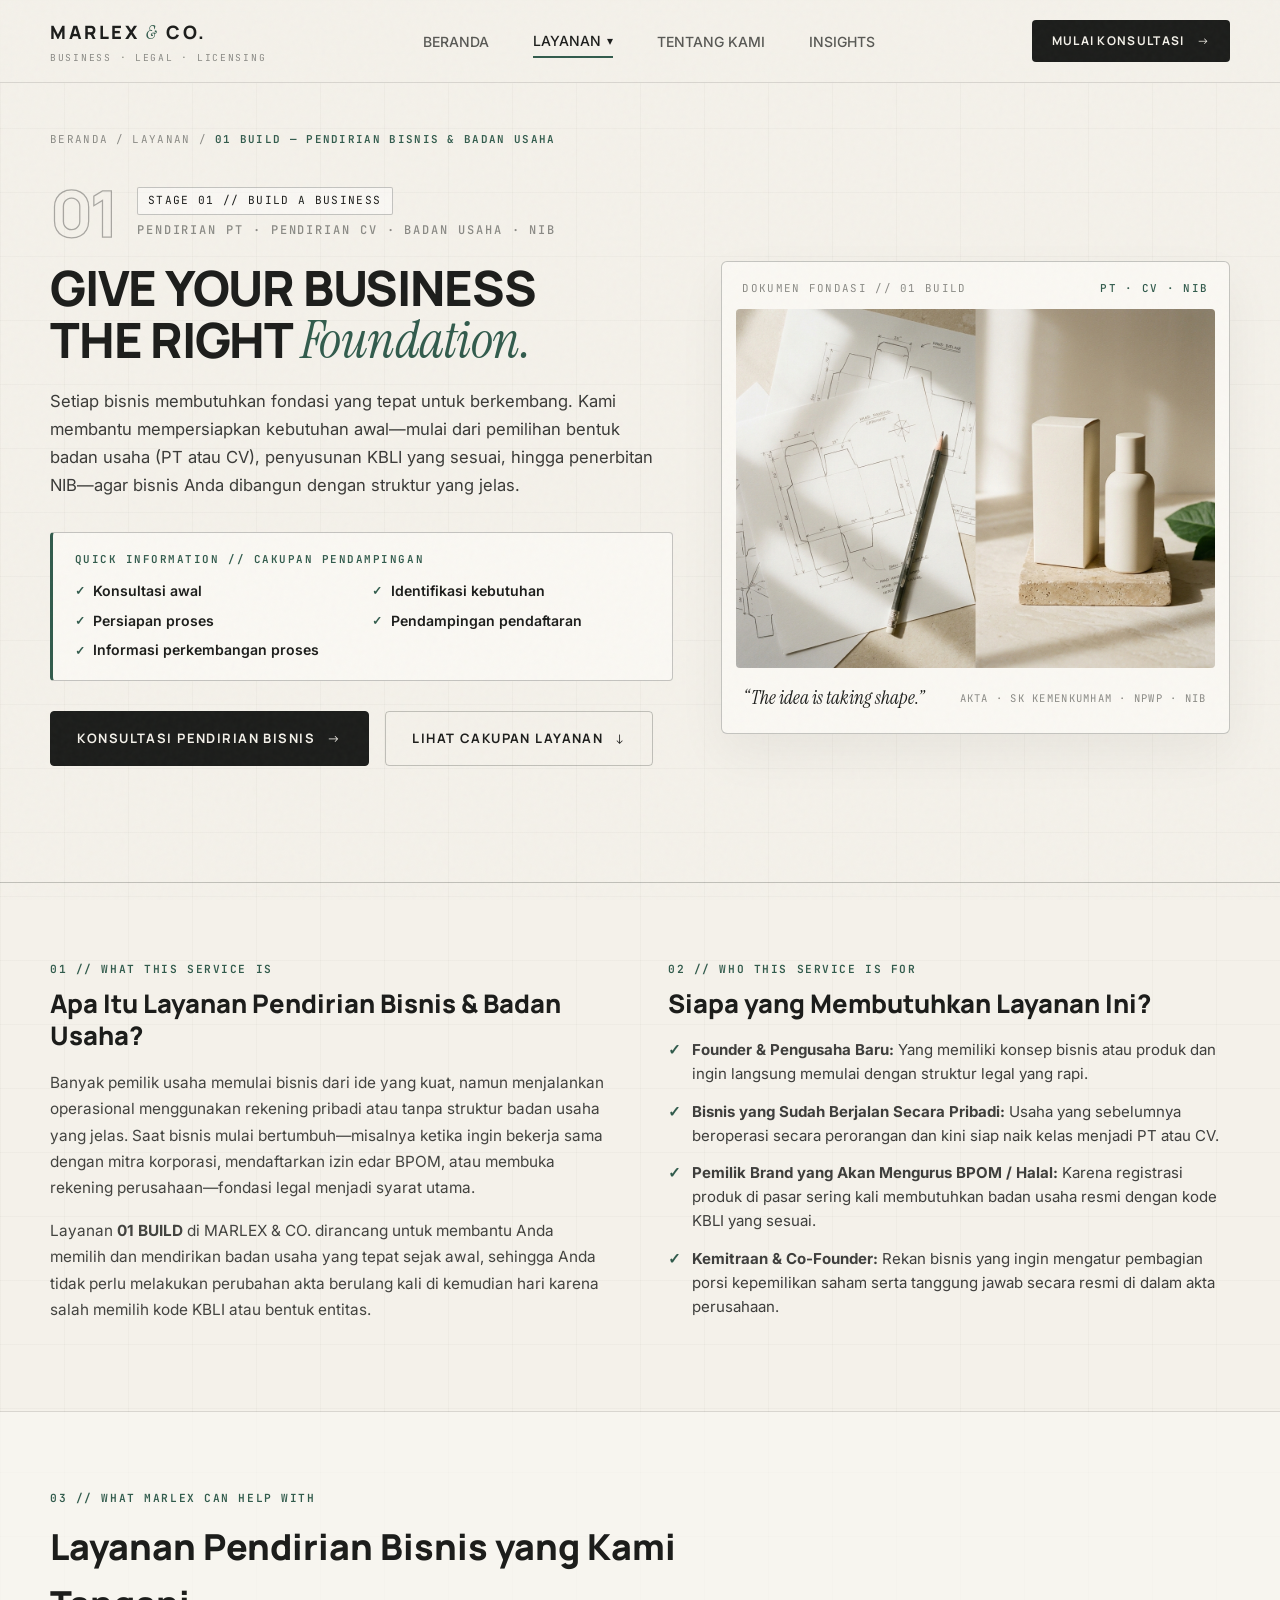
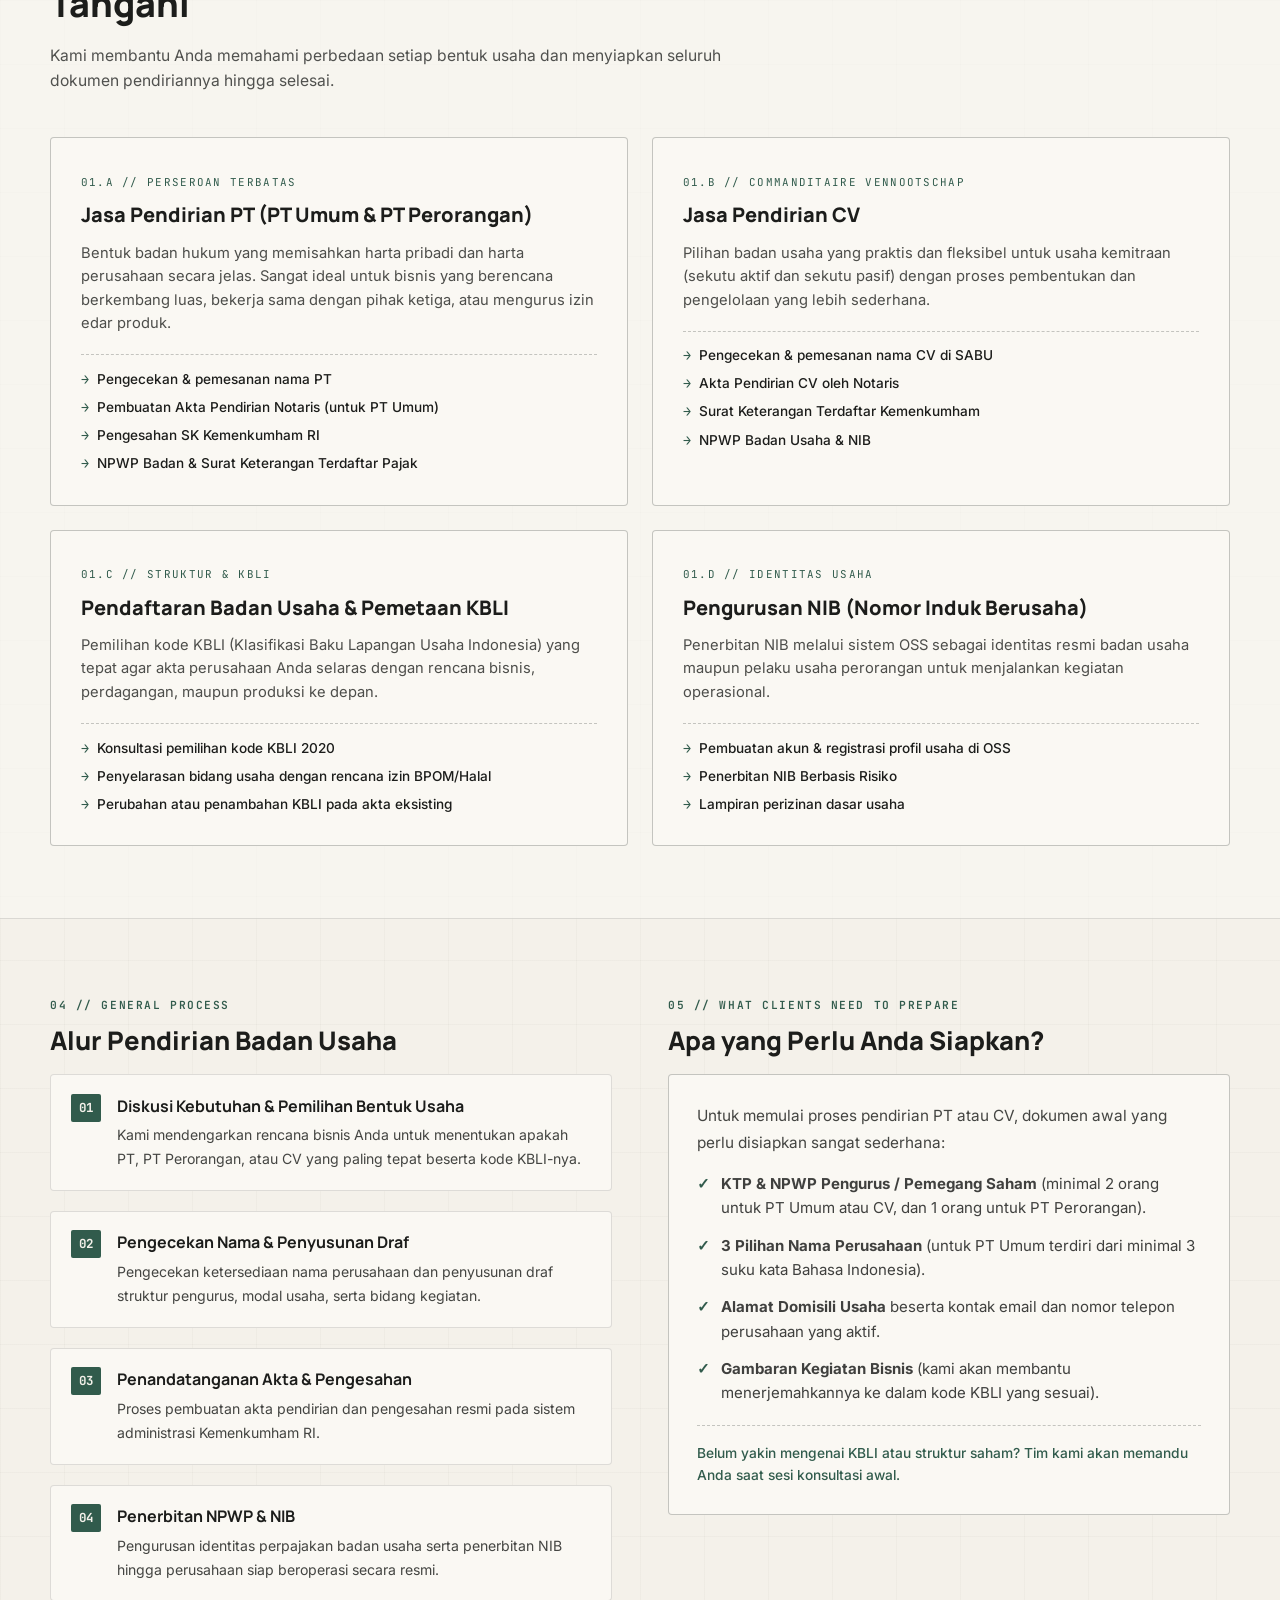
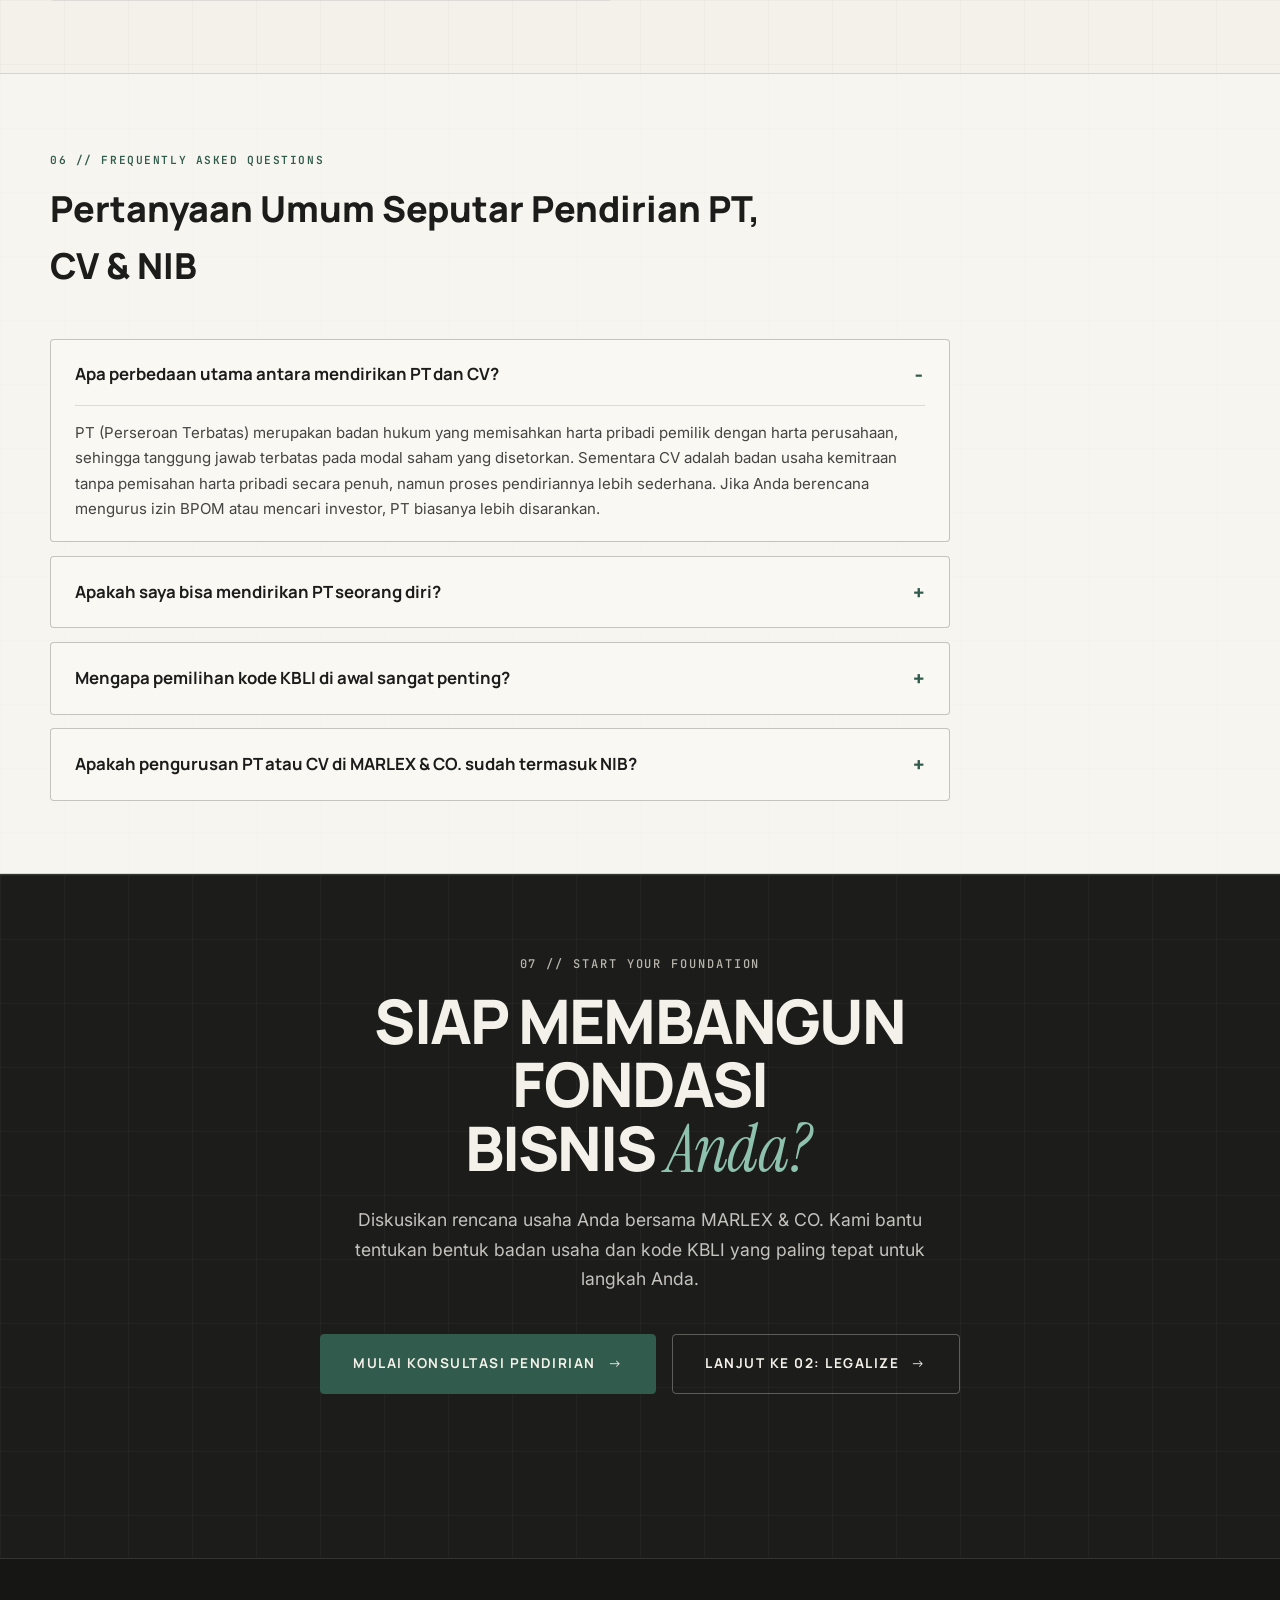
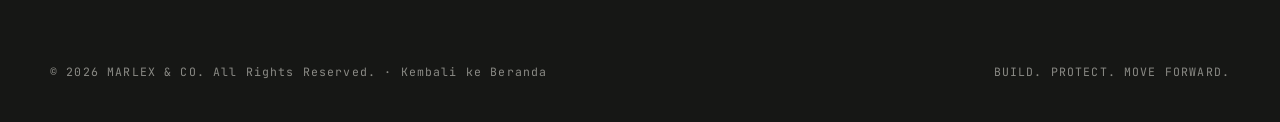
<file: pendirian-bisnis.html>
<!DOCTYPE html>
<html lang="id">
<head>
  <meta charset="UTF-8" />
  <meta name="viewport" content="width=device-width, initial-scale=1.0" />
  <title>Pendirian PT, Pendirian CV &amp; Pengurusan NIB — MARLEX &amp; CO. | 01 BUILD</title>
  <meta name="description" content="Layanan pendirian PT, pendirian CV, pendaftaran badan usaha, pemilihan KBLI, dan pengurusan NIB bersama MARLEX & CO. Bangun fondasi bisnis resmi dengan arah yang jelas." />
  <meta name="keywords" content="Pendirian PT, Pendirian CV, Pendaftaran Badan Usaha, Pengurusan NIB, Jasa Pendirian PT, PT Perorangan, MARLEX & CO" />
  <meta name="author" content="MARLEX & CO." />
  <link rel="canonical" href="https://marlexandco.vercel.app/pendirian-bisnis.html" />

  <!-- Open Graph / WhatsApp / Facebook Preview Tags -->
  <meta property="og:type" content="article" />
  <meta property="og:site_name" content="MARLEX & CO." />
  <meta property="og:url" content="https://marlexandco.vercel.app/pendirian-bisnis.html" />
  <meta property="og:title" content="Pendirian PT, Pendirian CV &amp; Pengurusan NIB — MARLEX &amp; CO." />
  <meta property="og:description" content="Jasa pendirian PT umum & perorangan, pendirian CV, pemilihan KBLI akurat, serta pengurusan NIB OSS resmi dan cepat bersama MARLEX & CO." />
  <meta property="og:image" content="https://marlexandco.vercel.app/assets/images/og-share.jpg" />
  <meta property="og:image:secure_url" content="https://marlexandco.vercel.app/assets/images/og-share.jpg" />
  <meta property="og:image:type" content="image/jpeg" />
  <meta property="og:image:width" content="1200" />
  <meta property="og:image:height" content="630" />
  <meta property="og:locale" content="id_ID" />

  <!-- Twitter / X Cards -->
  <meta name="twitter:card" content="summary_large_image" />
  <meta name="twitter:title" content="Pendirian PT, Pendirian CV &amp; Pengurusan NIB — MARLEX &amp; CO." />
  <meta name="twitter:description" content="Jasa pendirian PT umum & perorangan, pendirian CV, pemilihan KBLI akurat, serta pengurusan NIB OSS resmi dan cepat bersama MARLEX & CO." />
  <meta name="twitter:image" content="https://marlexandco.vercel.app/assets/images/og-share.jpg" />

  <link rel="image_src" href="assets/images/og-share.jpg" />

  <link rel="preconnect" href="https://fonts.googleapis.com" />
  <link rel="preconnect" href="https://fonts.gstatic.com" crossorigin />
  <link href="https://fonts.googleapis.com/css2?family=Instrument+Serif:ital@0;1&family=Inter:wght@300;400;500;600&family=JetBrains+Mono:wght@400;500&family=Manrope:wght@500;600;700;800&display=swap" rel="stylesheet" />
  <link rel="stylesheet" href="css/styles.css" />
  <link rel="icon" type="image/svg+xml" href="data:image/svg+xml,%3Csvg xmlns='http://www.w3.org/2000/svg' viewBox='0 0 36 36'%3E%3Crect width='36' height='36' rx='3' fill='%231C1D1B'/%3E%3Cpath d='M7 26V10h3.5l5.5 9.5L21.5 10H25v16h-3V15.5L16.8 24h-1.6L10 15.5V26H7z' fill='%23F4F1EA'/%3E%3Ccircle cx='28.5' cy='24.5' r='2' fill='%23315B4C'/%3E%3C/svg%3E" />
</head>
<body>

  <div class="paper-grain" aria-hidden="true"></div>

  <svg class="svg-defs" aria-hidden="true" width="0" height="0">
    <defs>
      <filter id="pencil-sketch" x="-5%" y="-5%" width="110%" height="110%">
        <feTurbulence type="fractalNoise" baseFrequency="0.04" numOctaves="3" result="noise" seed="2" />
        <feDisplacementMap in="SourceGraphic" in2="noise" scale="1.35" xChannelSelector="R" yChannelSelector="G" />
      </filter>
    </defs>
  </svg>

  <!-- NAVIGATION -->
  <header class="site-header" id="site-header">
    <div class="container nav-container">
      <a href="index.html" class="brand-logo" aria-label="MARLEX & CO. Beranda">
        <span class="logo-mark">MARLEX <span class="logo-amp">&amp;</span> CO.</span>
        <span class="logo-sub">BUSINESS · LEGAL · LICENSING</span>
      </a>

      <nav class="main-nav" aria-label="Navigasi Utama">
        <ul class="nav-list">
          <li><a href="index.html" class="nav-link">BERANDA</a></li>
          <li class="nav-item-has-mega" id="nav-layanan-item">
            <button type="button" class="nav-link nav-mega-trigger active" id="nav-mega-trigger" aria-expanded="false" aria-controls="services-mega-menu">
              <span>LAYANAN</span>
              <span class="mega-caret" aria-hidden="true">▾</span>
            </button>
          </li>
          <li><a href="index.html#why-marlex" class="nav-link">TENTANG KAMI</a></li>
          <li><a href="index.html#insights" class="nav-link">INSIGHTS</a></li>
        </ul>
      </nav>

      <div class="nav-actions">
        <button type="button" class="btn btn-nav" data-open-modal="consultation" data-preselect="01 BUILD">
          <span>MULAI KONSULTASI</span>
          <span class="btn-arrow" aria-hidden="true">→</span>
        </button>
        <button type="button" class="mobile-menu-toggle" id="mobile-menu-toggle" aria-label="Buka Menu" aria-expanded="false">
          <span class="hamburger-line"></span>
          <span class="hamburger-line"></span>
        </button>
      </div>
    </div>

    <!-- Structured Mega Menu -->
    <div class="mega-menu" id="services-mega-menu" aria-hidden="true">
      <div class="container mega-menu-inner">
        <div class="mega-menu-top-bar">
          <span class="mega-eyebrow">ONE-STOP BUSINESS, LEGAL &amp; LICENSING ARCHITECTURE</span>
          <a href="index.html#journey-mapper" class="mega-diagnostic-link">
            <span>Belum yakin mulai dari mana? <strong>Map My Business Journey</strong></span>
            <span class="btn-arrow">→</span>
          </a>
        </div>
        <div class="mega-grid">
          <div class="mega-col">
            <div class="mega-col-header"><span class="mega-num">01</span><a href="pendirian-bisnis.html" class="mega-stage-title">BUILD</a></div>
            <p class="mega-col-desc">Persiapan fondasi &amp; pendirian badan usaha resmi.</p>
            <ul class="mega-links">
              <li><a href="pendirian-bisnis.html#pendirian-pt"><span>Pendirian PT</span><span class="mega-arrow">→</span></a></li>
              <li><a href="pendirian-bisnis.html#pendirian-cv"><span>Pendirian CV</span><span class="mega-arrow">→</span></a></li>
              <li><a href="pendirian-bisnis.html#badan-usaha"><span>Pendaftaran Badan Usaha</span><span class="mega-arrow">→</span></a></li>
              <li><a href="pendirian-bisnis.html#nib"><span>NIB</span><span class="mega-arrow">→</span></a></li>
            </ul>
          </div>
          <div class="mega-col">
            <div class="mega-col-header"><span class="mega-num">02</span><a href="legalitas-perizinan.html" class="mega-stage-title">LEGALIZE</a></div>
            <p class="mega-col-desc">Legalitas operasional, OSS, &amp; izin usaha sesuai KBLI.</p>
            <ul class="mega-links">
              <li><a href="legalitas-perizinan.html#perizinan-berusaha"><span>Perizinan Berusaha</span><span class="mega-arrow">→</span></a></li>
              <li><a href="legalitas-perizinan.html#oss"><span>OSS</span><span class="mega-arrow">→</span></a></li>
              <li><a href="legalitas-perizinan.html#izin-operasional"><span>Izin Operasional</span><span class="mega-arrow">→</span></a></li>
              <li><a href="legalitas-perizinan.html#kebutuhan-legalitas"><span>Kebutuhan Legalitas</span><span class="mega-arrow">→</span></a></li>
            </ul>
          </div>
          <div class="mega-col">
            <div class="mega-col-header"><span class="mega-num">03</span><a href="pendaftaran-merek.html" class="mega-stage-title">PROTECT</a></div>
            <p class="mega-col-desc">Pendaftaran merek (HAKI) &amp; perlindungan identitas brand.</p>
            <ul class="mega-links">
              <li><a href="pendaftaran-merek.html#pendaftaran-merek"><span>Pendaftaran Merek</span><span class="mega-arrow">→</span></a></li>
              <li><a href="pendaftaran-merek.html#konsultasi-merek"><span>Konsultasi Merek</span><span class="mega-arrow">→</span></a></li>
              <li><a href="pendaftaran-merek.html#kekayaan-intelektual"><span>Kekayaan Intelektual</span><span class="mega-arrow">→</span></a></li>
            </ul>
          </div>
          <div class="mega-col">
            <div class="mega-col-header"><span class="mega-num">04</span><a href="sertifikasi-produk.html" class="mega-stage-title">CERTIFY</a></div>
            <p class="mega-col-desc">Registrasi produk, izin edar BPOM, &amp; sertifikasi Halal.</p>
            <ul class="mega-links">
              <li><a href="sertifikasi-produk.html#registrasi-produk"><span>Registrasi Produk</span><span class="mega-arrow">→</span></a></li>
              <li><a href="sertifikasi-produk.html#kepatuhan-produk"><span>Kepatuhan Produk</span><span class="mega-arrow">→</span></a></li>
              <li><a href="sertifikasi-produk.html#bpom"><span>Pendampingan BPOM</span><span class="mega-arrow">→</span></a></li>
              <li><a href="sertifikasi-produk.html#halal"><span>Sertifikasi Halal</span><span class="mega-arrow">→</span></a></li>
            </ul>
          </div>
        </div>
      </div>
    </div>

    <!-- Full-Screen Editorial Mobile Menu (Table of Contents Style) -->
    <div class="mobile-nav-drawer" id="mobile-nav-drawer" aria-hidden="true">
      <div class="mobile-nav-inner">
        <div class="mobile-menu-header-meta">
          <span>NAVIGATION // TABLE OF CONTENTS</span>
          <span>SKETCH × REALITY</span>
        </div>

        <ul class="mobile-nav-list">
          <li class="mobile-nav-item">
            <a href="index.html" class="mobile-nav-link">
              <span class="m-nav-num">01</span>
              <span class="m-nav-title">BERANDA</span>
              <span class="m-nav-arrow">→</span>
            </a>
          </li>

          <li class="mobile-nav-item mobile-nav-item-expandable">
            <button type="button" class="mobile-nav-link mobile-layanan-toggle" id="mobile-layanan-toggle" aria-expanded="true">
              <span class="m-nav-num">02</span>
              <span class="m-nav-title">LAYANAN</span>
              <span class="m-nav-toggle-icon" aria-hidden="true">−</span>
            </button>

            <div class="mobile-toc-services" id="mobile-toc-services">
              <div class="mobile-toc-group">
                <a href="pendirian-bisnis.html" class="mobile-toc-heading">BUILD</a>
                <ul class="mobile-toc-sublist">
                  <li><a href="pendirian-bisnis.html#pendirian-pt"><span>→</span> Pendirian PT</a></li>
                  <li><a href="pendirian-bisnis.html#pendirian-cv"><span>→</span> Pendirian CV</a></li>
                  <li><a href="pendirian-bisnis.html#nib"><span>→</span> NIB</a></li>
                </ul>
              </div>

              <div class="mobile-toc-group">
                <a href="legalitas-perizinan.html" class="mobile-toc-heading">LEGALIZE</a>
                <ul class="mobile-toc-sublist">
                  <li><a href="legalitas-perizinan.html#perizinan-berusaha"><span>→</span> Perizinan Usaha</a></li>
                  <li><a href="legalitas-perizinan.html#oss"><span>→</span> OSS</a></li>
                  <li><a href="legalitas-perizinan.html#izin-operasional"><span>→</span> Izin Operasional</a></li>
                </ul>
              </div>

              <div class="mobile-toc-group">
                <a href="pendaftaran-merek.html" class="mobile-toc-heading">PROTECT</a>
                <ul class="mobile-toc-sublist">
                  <li><a href="pendaftaran-merek.html#pendaftaran-merek"><span>→</span> Pendaftaran Merek</a></li>
                  <li><a href="pendaftaran-merek.html#kekayaan-intelektual"><span>→</span> Kekayaan Intelektual</a></li>
                </ul>
              </div>

              <div class="mobile-toc-group">
                <a href="sertifikasi-produk.html" class="mobile-toc-heading">CERTIFY</a>
                <ul class="mobile-toc-sublist">
                  <li><a href="sertifikasi-produk.html#bpom"><span>→</span> BPOM</a></li>
                  <li><a href="sertifikasi-produk.html#halal"><span>→</span> Sertifikasi Halal</a></li>
                  <li><a href="sertifikasi-produk.html#registrasi-produk"><span>→</span> Registrasi Produk</a></li>
                </ul>
              </div>
            </div>
          </li>

          <li class="mobile-nav-item">
            <a href="index.html#why-marlex" class="mobile-nav-link">
              <span class="m-nav-num">03</span>
              <span class="m-nav-title">TENTANG KAMI</span>
              <span class="m-nav-arrow">→</span>
            </a>
          </li>

          <li class="mobile-nav-item">
            <a href="index.html#insights" class="mobile-nav-link">
              <span class="m-nav-num">04</span>
              <span class="m-nav-title">INSIGHTS</span>
              <span class="m-nav-arrow">→</span>
            </a>
          </li>
        </ul>

        <div class="mobile-nav-footer">
          <button type="button" class="btn btn-primary btn-full mobile-start-conv-btn" data-open-modal="consultation" data-preselect="01 BUILD">
            <span>START A CONVERSATION</span>
            <span class="btn-arrow">→</span>
          </button>
          <p class="mobile-nav-tagline">“Build. Protect. Move Forward.”</p>
        </div>
      </div>
    </div>
  </header>

  <main>
    <!-- SERVICE PAGE HERO -->
    <section class="sp-hero">
      <div class="container">
        <div class="sp-breadcrumb">
          <a href="index.html">BERANDA</a>
          <span>/</span>
          <span>LAYANAN</span>
          <span>/</span>
          <span class="current">01 BUILD — PENDIRIAN BISNIS &amp; BADAN USAHA</span>
        </div>

        <div class="sp-hero-grid">
          <div class="sp-hero-content reveal-up">
            <div class="stage-index-header">
              <span class="stage-giant-num" aria-hidden="true">01</span>
              <div class="stage-eyebrow-wrap">
                <span class="eyebrow-pill">STAGE 01 // BUILD A BUSINESS</span>
                <p class="eyebrow">PENDIRIAN PT · PENDIRIAN CV · BADAN USAHA · NIB</p>
              </div>
            </div>

            <h1 class="sp-headline">
              GIVE YOUR BUSINESS<br />
              THE RIGHT <span class="serif-italic">Foundation.</span>
            </h1>

            <p class="sp-lead">
              Setiap bisnis membutuhkan fondasi yang tepat untuk berkembang. Kami membantu mempersiapkan kebutuhan awal—mulai dari pemilihan bentuk badan usaha (PT atau CV), penyusunan KBLI yang sesuai, hingga penerbitan NIB—agar bisnis Anda dibangun dengan struktur yang jelas.
            </p>

            <!-- Quick Information Checklist (High-Intent Ad Landing Clarity) -->
            <div class="sp-quick-info-box">
              <span class="sp-quick-info-label">QUICK INFORMATION // CAKUPAN PENDAMPINGAN</span>
              <ul class="sp-quick-info-list">
                <li><span>✓</span> Konsultasi awal</li>
                <li><span>✓</span> Identifikasi kebutuhan</li>
                <li><span>✓</span> Persiapan proses</li>
                <li><span>✓</span> Pendampingan pendaftaran</li>
                <li><span>✓</span> Informasi perkembangan proses</li>
              </ul>
            </div>

            <div class="hero-cta-group">
              <button type="button" class="btn btn-primary" data-open-modal="consultation" data-preselect="01 BUILD">
                <span>KONSULTASI PENDIRIAN BISNIS</span>
                <span class="btn-arrow">→</span>
              </button>
              <a href="#cakupan-layanan" class="btn btn-secondary">
                <span>LIHAT CAKUPAN LAYANAN</span>
                <span class="btn-arrow-down">↓</span>
              </a>
            </div>
          </div>

          <div class="sp-hero-visual reveal-up" style="--reveal-delay: 0.12s;">
            <div class="editorial-media-card">
              <div class="media-card-top">
                <span class="media-ref">DOKUMEN FONDASI // 01 BUILD</span>
                <span class="media-status">PT · CV · NIB</span>
              </div>
              <div class="media-image-wrap">
                <img src="assets/images/stage-build.jpg" alt="Pendirian badan usaha PT dan CV dari rencana awal menjadi entitas resmi" class="stage-img" />
              </div>
              <div class="media-card-caption">
                <p class="visual-quote">“The idea is taking shape.”</p>
                <span class="visual-meta">AKTA · SK KEMENKUMHAM · NPWP · NIB</span>
              </div>
            </div>
          </div>
        </div>
      </div>
    </section>

    <!-- 01 & 02 — WHAT THIS SERVICE IS & WHO IT IS FOR -->
    <section class="sp-section">
      <div class="container">
        <div class="sp-two-col-grid">
          <!-- 01 WHAT THIS SERVICE IS -->
          <div class="sp-block reveal-up">
            <span class="sp-section-num">01 // WHAT THIS SERVICE IS</span>
            <h2 class="sp-block-title">Apa Itu Layanan Pendirian Bisnis &amp; Badan Usaha?</h2>
            <p>
              Banyak pemilik usaha memulai bisnis dari ide yang kuat, namun menjalankan operasional menggunakan rekening pribadi atau tanpa struktur badan usaha yang jelas. Saat bisnis mulai bertumbuh—misalnya ketika ingin bekerja sama dengan mitra korporasi, mendaftarkan izin edar BPOM, atau membuka rekening perusahaan—fondasi legal menjadi syarat utama.
            </p>
            <p>
              Layanan <strong>01 BUILD</strong> di MARLEX &amp; CO. dirancang untuk membantu Anda memilih dan mendirikan badan usaha yang tepat sejak awal, sehingga Anda tidak perlu melakukan perubahan akta berulang kali di kemudian hari karena salah memilih kode KBLI atau bentuk entitas.
            </p>
          </div>

          <!-- 02 WHO THIS SERVICE IS FOR -->
          <div class="sp-block reveal-up" style="--reveal-delay: 0.1s;">
            <span class="sp-section-num">02 // WHO THIS SERVICE IS FOR</span>
            <h2 class="sp-block-title">Siapa yang Membutuhkan Layanan Ini?</h2>
            <ul class="sp-check-list">
              <li>
                <strong>Founder &amp; Pengusaha Baru:</strong> Yang memiliki konsep bisnis atau produk dan ingin langsung memulai dengan struktur legal yang rapi.
              </li>
              <li>
                <strong>Bisnis yang Sudah Berjalan Secara Pribadi:</strong> Usaha yang sebelumnya beroperasi secara perorangan dan kini siap naik kelas menjadi PT atau CV.
              </li>
              <li>
                <strong>Pemilik Brand yang Akan Mengurus BPOM / Halal:</strong> Karena registrasi produk di pasar sering kali membutuhkan badan usaha resmi dengan kode KBLI yang sesuai.
              </li>
              <li>
                <strong>Kemitraan &amp; Co-Founder:</strong> Rekan bisnis yang ingin mengatur pembagian porsi kepemilikan saham serta tanggung jawab secara resmi di dalam akta perusahaan.
              </li>
            </ul>
          </div>
        </div>
      </div>
    </section>

    <!-- 03 — WHAT MARLEX CAN HELP WITH -->
    <section class="sp-section sp-section-alt" id="cakupan-layanan">
      <div class="container">
        <div class="sp-section-header reveal-up">
          <span class="sp-section-num">03 // WHAT MARLEX CAN HELP WITH</span>
          <h2 class="sp-section-heading">Layanan Pendirian Bisnis yang Kami Tangani</h2>
          <p class="sp-section-sub">
            Kami membantu Anda memahami perbedaan setiap bentuk usaha dan menyiapkan seluruh dokumen pendiriannya hingga selesai.
          </p>
        </div>

        <div class="sp-cards-grid">
          <article class="sp-detail-card reveal-up" id="pendirian-pt">
            <span class="sp-card-code">01.A // PERSEROAN TERBATAS</span>
            <h3>Jasa Pendirian PT (PT Umum &amp; PT Perorangan)</h3>
            <p>
              Bentuk badan hukum yang memisahkan harta pribadi dan harta perusahaan secara jelas. Sangat ideal untuk bisnis yang berencana berkembang luas, bekerja sama dengan pihak ketiga, atau mengurus izin edar produk.
            </p>
            <ul class="sp-mini-list">
              <li>Pengecekan &amp; pemesanan nama PT</li>
              <li>Pembuatan Akta Pendirian Notaris (untuk PT Umum)</li>
              <li>Pengesahan SK Kemenkumham RI</li>
              <li>NPWP Badan &amp; Surat Keterangan Terdaftar Pajak</li>
            </ul>
          </article>

          <article class="sp-detail-card reveal-up" style="--reveal-delay: 0.08s;" id="pendirian-cv">
            <span class="sp-card-code">01.B // COMMANDITAIRE VENNOOTSCHAP</span>
            <h3>Jasa Pendirian CV</h3>
            <p>
              Pilihan badan usaha yang praktis dan fleksibel untuk usaha kemitraan (sekutu aktif dan sekutu pasif) dengan proses pembentukan dan pengelolaan yang lebih sederhana.
            </p>
            <ul class="sp-mini-list">
              <li>Pengecekan &amp; pemesanan nama CV di SABU</li>
              <li>Akta Pendirian CV oleh Notaris</li>
              <li>Surat Keterangan Terdaftar Kemenkumham</li>
              <li>NPWP Badan Usaha &amp; NIB</li>
            </ul>
          </article>

          <article class="sp-detail-card reveal-up" style="--reveal-delay: 0.16s;" id="badan-usaha">
            <span class="sp-card-code">01.C // STRUKTUR &amp; KBLI</span>
            <h3>Pendaftaran Badan Usaha &amp; Pemetaan KBLI</h3>
            <p>
              Pemilihan kode KBLI (Klasifikasi Baku Lapangan Usaha Indonesia) yang tepat agar akta perusahaan Anda selaras dengan rencana bisnis, perdagangan, maupun produksi ke depan.
            </p>
            <ul class="sp-mini-list">
              <li>Konsultasi pemilihan kode KBLI 2020</li>
              <li>Penyelarasan bidang usaha dengan rencana izin BPOM/Halal</li>
              <li>Perubahan atau penambahan KBLI pada akta eksisting</li>
            </ul>
          </article>

          <article class="sp-detail-card reveal-up" style="--reveal-delay: 0.24s;" id="nib">
            <span class="sp-card-code">01.D // IDENTITAS USAHA</span>
            <h3>Pengurusan NIB (Nomor Induk Berusaha)</h3>
            <p>
              Penerbitan NIB melalui sistem OSS sebagai identitas resmi badan usaha maupun pelaku usaha perorangan untuk menjalankan kegiatan operasional.
            </p>
            <ul class="sp-mini-list">
              <li>Pembuatan akun &amp; registrasi profil usaha di OSS</li>
              <li>Penerbitan NIB Berbasis Risiko</li>
              <li>Lampiran perizinan dasar usaha</li>
            </ul>
          </article>
        </div>
      </div>
    </section>

    <!-- 04 & 05 — GENERAL PROCESS & WHAT CLIENTS NEED TO PREPARE -->
    <section class="sp-section">
      <div class="container">
        <div class="sp-two-col-grid">
          <!-- 04 GENERAL PROCESS -->
          <div class="sp-block reveal-up">
            <span class="sp-section-num">04 // GENERAL PROCESS</span>
            <h2 class="sp-block-title">Alur Pendirian Badan Usaha</h2>
            <ol class="sp-process-list">
              <li>
                <span class="proc-num">01</span>
                <div>
                  <strong>Diskusi Kebutuhan &amp; Pemilihan Bentuk Usaha</strong>
                  <p>Kami mendengarkan rencana bisnis Anda untuk menentukan apakah PT, PT Perorangan, atau CV yang paling tepat beserta kode KBLI-nya.</p>
                </div>
              </li>
              <li>
                <span class="proc-num">02</span>
                <div>
                  <strong>Pengecekan Nama &amp; Penyusunan Draf</strong>
                  <p>Pengecekan ketersediaan nama perusahaan dan penyusunan draf struktur pengurus, modal usaha, serta bidang kegiatan.</p>
                </div>
              </li>
              <li>
                <span class="proc-num">03</span>
                <div>
                  <strong>Penandatanganan Akta &amp; Pengesahan</strong>
                  <p>Proses pembuatan akta pendirian dan pengesahan resmi pada sistem administrasi Kemenkumham RI.</p>
                </div>
              </li>
              <li>
                <span class="proc-num">04</span>
                <div>
                  <strong>Penerbitan NPWP &amp; NIB</strong>
                  <p>Pengurusan identitas perpajakan badan usaha serta penerbitan NIB hingga perusahaan siap beroperasi secara resmi.</p>
                </div>
              </li>
            </ol>
          </div>

          <!-- 05 WHAT CLIENTS NEED TO PREPARE -->
          <div class="sp-block reveal-up" style="--reveal-delay: 0.1s;">
            <span class="sp-section-num">05 // WHAT CLIENTS NEED TO PREPARE</span>
            <h2 class="sp-block-title">Apa yang Perlu Anda Siapkan?</h2>
            <div class="sp-prep-box">
              <p class="sp-prep-intro">
                Untuk memulai proses pendirian PT atau CV, dokumen awal yang perlu disiapkan sangat sederhana:
              </p>
              <ul class="sp-check-list">
                <li><strong>KTP &amp; NPWP Pengurus / Pemegang Saham</strong> (minimal 2 orang untuk PT Umum atau CV, dan 1 orang untuk PT Perorangan).</li>
                <li><strong>3 Pilihan Nama Perusahaan</strong> (untuk PT Umum terdiri dari minimal 3 suku kata Bahasa Indonesia).</li>
                <li><strong>Alamat Domisili Usaha</strong> beserta kontak email dan nomor telepon perusahaan yang aktif.</li>
                <li><strong>Gambaran Kegiatan Bisnis</strong> (kami akan membantu menerjemahkannya ke dalam kode KBLI yang sesuai).</li>
              </ul>
              <div class="sp-prep-note">
                Belum yakin mengenai KBLI atau struktur saham? Tim kami akan memandu Anda saat sesi konsultasi awal.
              </div>
            </div>
          </div>
        </div>
      </div>
    </section>

    <!-- 06 — FAQ -->
    <section class="sp-section sp-section-alt">
      <div class="container">
        <div class="sp-section-header reveal-up">
          <span class="sp-section-num">06 // FREQUENTLY ASKED QUESTIONS</span>
          <h2 class="sp-section-heading">Pertanyaan Umum Seputar Pendirian PT, CV &amp; NIB</h2>
        </div>

        <div class="sp-faq-list reveal-up">
          <details class="sp-faq-item" open>
            <summary>Apa perbedaan utama antara mendirikan PT dan CV?</summary>
            <p>
              PT (Perseroan Terbatas) merupakan badan hukum yang memisahkan harta pribadi pemilik dengan harta perusahaan, sehingga tanggung jawab terbatas pada modal saham yang disetorkan. Sementara CV adalah badan usaha kemitraan tanpa pemisahan harta pribadi secara penuh, namun proses pendiriannya lebih sederhana. Jika Anda berencana mengurus izin BPOM atau mencari investor, PT biasanya lebih disarankan.
            </p>
          </details>

          <details class="sp-faq-item">
            <summary>Apakah saya bisa mendirikan PT seorang diri?</summary>
            <p>
              Bisa, melalui skema PT Perorangan untuk kategori usaha mikro dan kecil (UMK). Namun jika Anda mendirikan bisnis bersama rekan kerja atau membutuhkan struktur modal yang lebih besar, PT Umum (minimal 2 pemegang saham) adalah pilihan yang lebih tepat.
            </p>
          </details>

          <details class="sp-faq-item">
            <summary>Mengapa pemilihan kode KBLI di awal sangat penting?</summary>
            <p>
              Kode KBLI di dalam akta pendirian menentukan izin usaha apa saja yang bisa Anda ajukan di sistem OSS maupun instansi seperti BPOM. Jika KBLI tidak sesuai dengan kegiatan nyata Anda, Anda perlu melakukan perubahan akta di kemudian hari. Karena itu, MARLEX &amp; CO. membantu memetakan KBLI sejak awal.
            </p>
          </details>

          <details class="sp-faq-item">
            <summary>Apakah pengurusan PT atau CV di MARLEX &amp; CO. sudah termasuk NIB?</summary>
            <p>
              Ya, kami dapat menyiapkan paket lengkap mulai dari Akta Pendirian, SK Kemenkumham, NPWP Badan, hingga penerbitan NIB di sistem OSS sehingga badan usaha Anda langsung siap digunakan.
            </p>
          </details>
        </div>
      </div>
    </section>

    <!-- 07 — CLEAR CONSULTATION CTA -->
    <section class="final-cta-section section-dark">
      <div class="container final-cta-container reveal-up">
        <p class="eyebrow eyebrow-light">07 // START YOUR FOUNDATION</p>
        <h2 class="final-cta-headline">
          SIAP MEMBANGUN FONDASI<br />
          BISNIS <span class="serif-italic">Anda?</span>
        </h2>
        <p class="final-cta-copy">
          Diskusikan rencana usaha Anda bersama MARLEX &amp; CO. Kami bantu tentukan bentuk badan usaha dan kode KBLI yang paling tepat untuk langkah Anda.
        </p>
        <div class="final-cta-actions">
          <button type="button" class="btn btn-accent-light btn-lg" data-open-modal="consultation" data-preselect="01 BUILD">
            <span>MULAI KONSULTASI PENDIRIAN</span>
            <span class="btn-arrow">→</span>
          </button>
          <a href="legalitas-perizinan.html" class="btn btn-outline-light btn-lg">
            <span>LANJUT KE 02: LEGALIZE</span>
            <span class="btn-arrow">→</span>
          </a>
        </div>
      </div>
    </section>
  </main>

  <!-- FOOTER -->
  <footer class="site-footer">
    <div class="container">
      <div class="footer-bottom">
        <p class="copyright">© 2026 MARLEX &amp; CO. All Rights Reserved. · <a href="index.html">Kembali ke Beranda</a></p>
        <p class="footer-concept-note">BUILD. PROTECT. MOVE FORWARD.</p>
      </div>
    </div>
  </footer>

  <!-- CONSULTATION MODAL -->
  <div class="modal-backdrop" id="consultation-modal" aria-hidden="true" role="dialog" aria-modal="true" aria-labelledby="modal-title">
    <div class="modal-container">
      <div class="modal-header">
        <div>
          <span class="eyebrow">CONSULTATION BRIEF // 01 BUILD</span>
          <h2 class="modal-title" id="modal-title">KONSULTASI PENDIRIAN <span class="serif-italic">Bisnis.</span></h2>
        </div>
        <button type="button" class="modal-close" data-close-modal aria-label="Tutup">✕</button>
      </div>
      <form class="consultation-form" id="consultation-form">
        <div class="form-row-split">
          <div class="form-group">
            <label for="client-name">NAMA LENGKAP *</label>
            <input type="text" id="client-name" name="name" required placeholder="Contoh: Nadia Kusuma" />
          </div>
          <div class="form-group">
            <label for="client-brand">RENCANA NAMA PT / CV / BISNIS</label>
            <input type="text" id="client-brand" name="brand" placeholder="Contoh: PT Karya Botanika" />
          </div>
        </div>
        <div class="form-row-split">
          <div class="form-group">
            <label for="client-contact">NOMOR WHATSAPP ATAU EMAIL *</label>
            <input type="text" id="client-contact" name="contact" required placeholder="0812xxxx / email@domain.com" />
          </div>
          <div class="form-group">
            <label for="client-stage">LAYANAN YANG DIBUTUHKAN</label>
            <select id="client-stage" name="stage">
              <option value="01 BUILD" selected>01 BUILD — Pendirian PT, CV, Badan Usaha &amp; NIB</option>
              <option value="02 LEGALIZE">02 LEGALIZE — Perizinan Berusaha &amp; OSS</option>
              <option value="03 PROTECT">03 PROTECT — Pendaftaran Merek</option>
              <option value="04 CERTIFY">04 CERTIFY — BPOM &amp; Sertifikasi Halal</option>
            </select>
          </div>
        </div>
        <div class="form-group">
          <label for="client-notes">CERITAKAN RENCANA BISNIS ANDA *</label>
          <textarea id="client-notes" name="notes" rows="4" required placeholder="Ceritakan bidang usaha yang ingin dijalankan dan apa yang ingin Anda tanyakan..."></textarea>
        </div>
        <div class="form-footer">
          <p class="form-privacy-note">Tim kami merespons dalam 1 hari kerja dengan arahan yang jelas.</p>
          <button type="submit" class="btn btn-primary"><span>KIRIM KONSULTASI</span><span class="btn-arrow">→</span></button>
        </div>
      </form>
      <div class="form-success-state" id="form-success-state" hidden>
        <span class="success-badge">PERMINTAAN DITERIMA // REF #MX-2026</span>
        <h3>Terima kasih. Permintaan konsultasi Anda telah kami terima.</h3>
        <p>Tim MARLEX &amp; CO. akan segera menghubungi Anda untuk membantu persiapan pendirian badan usaha Anda.</p>
        <button type="button" class="btn btn-secondary" data-close-modal>TUTUP</button>
      </div>
    </div>
  </div>

  <!-- STICKY MOBILE BOTTOM CTA BAR -->
  <div class="mobile-sticky-bar" id="mobile-sticky-bar" aria-label="Akses Cepat Konsultasi Mobile">
    <div class="mobile-sticky-bar-inner">
      <a
        href="https://wa.me/6281100002026?text=Halo%20MARLEX%20%26%20CO.%2C%20saya%20ingin%20berkonsultasi%20mengenai%20pendirian%20PT%2FCV%20dan%20badan%20usaha."
        target="_blank"
        rel="noopener noreferrer"
        class="sticky-bar-btn sticky-bar-wa"
      >
        <span class="wa-dot" aria-hidden="true"></span>
        <span>CHAT WITH MARLEX</span>
      </a>
      <button type="button" class="sticky-bar-btn sticky-bar-consult" data-open-modal="consultation" data-preselect="01 BUILD">
        <span>MULAI KONSULTASI</span>
        <span class="btn-arrow" aria-hidden="true">→</span>
      </button>
      <button type="button" class="sticky-bar-dismiss" id="close-sticky-bar" aria-label="Tutup bar konsultasi">✕</button>
    </div>
  </div>

  <script src="js/main.js"></script>
</body>
</html>
</file>
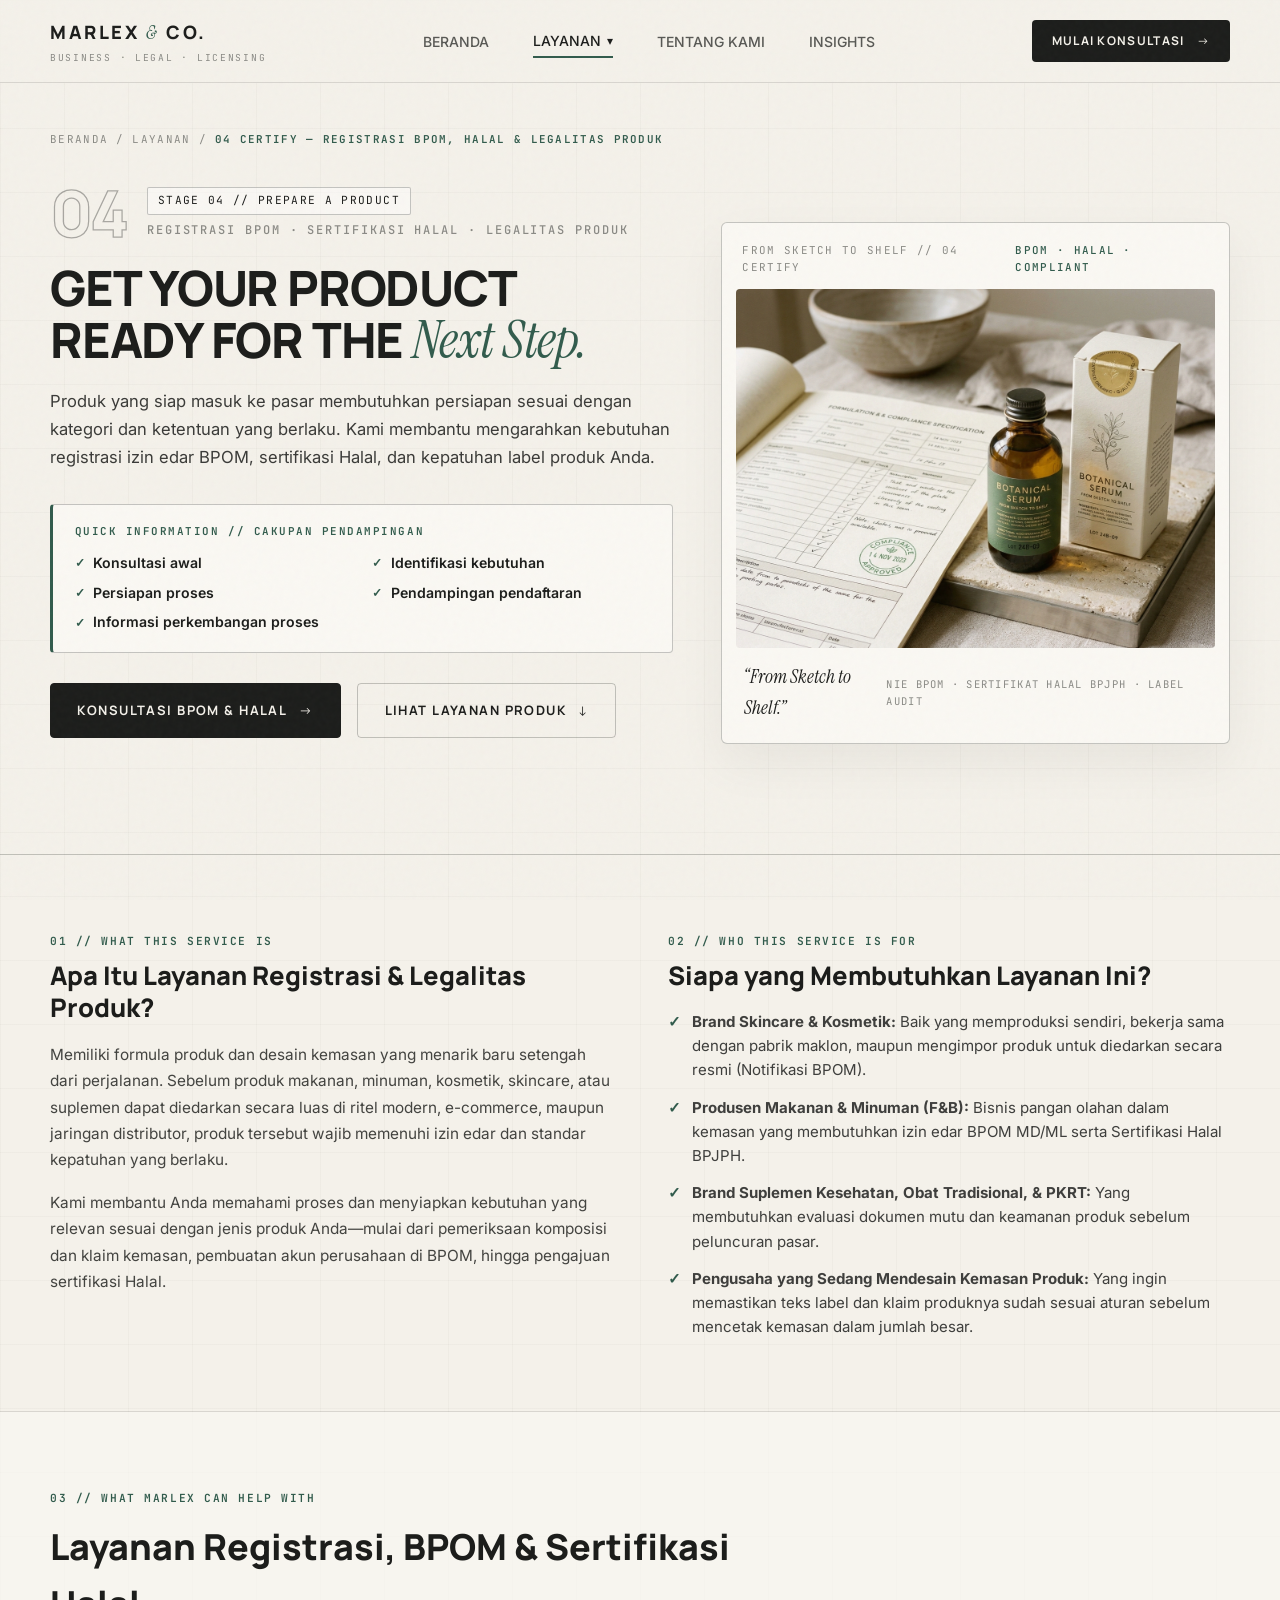
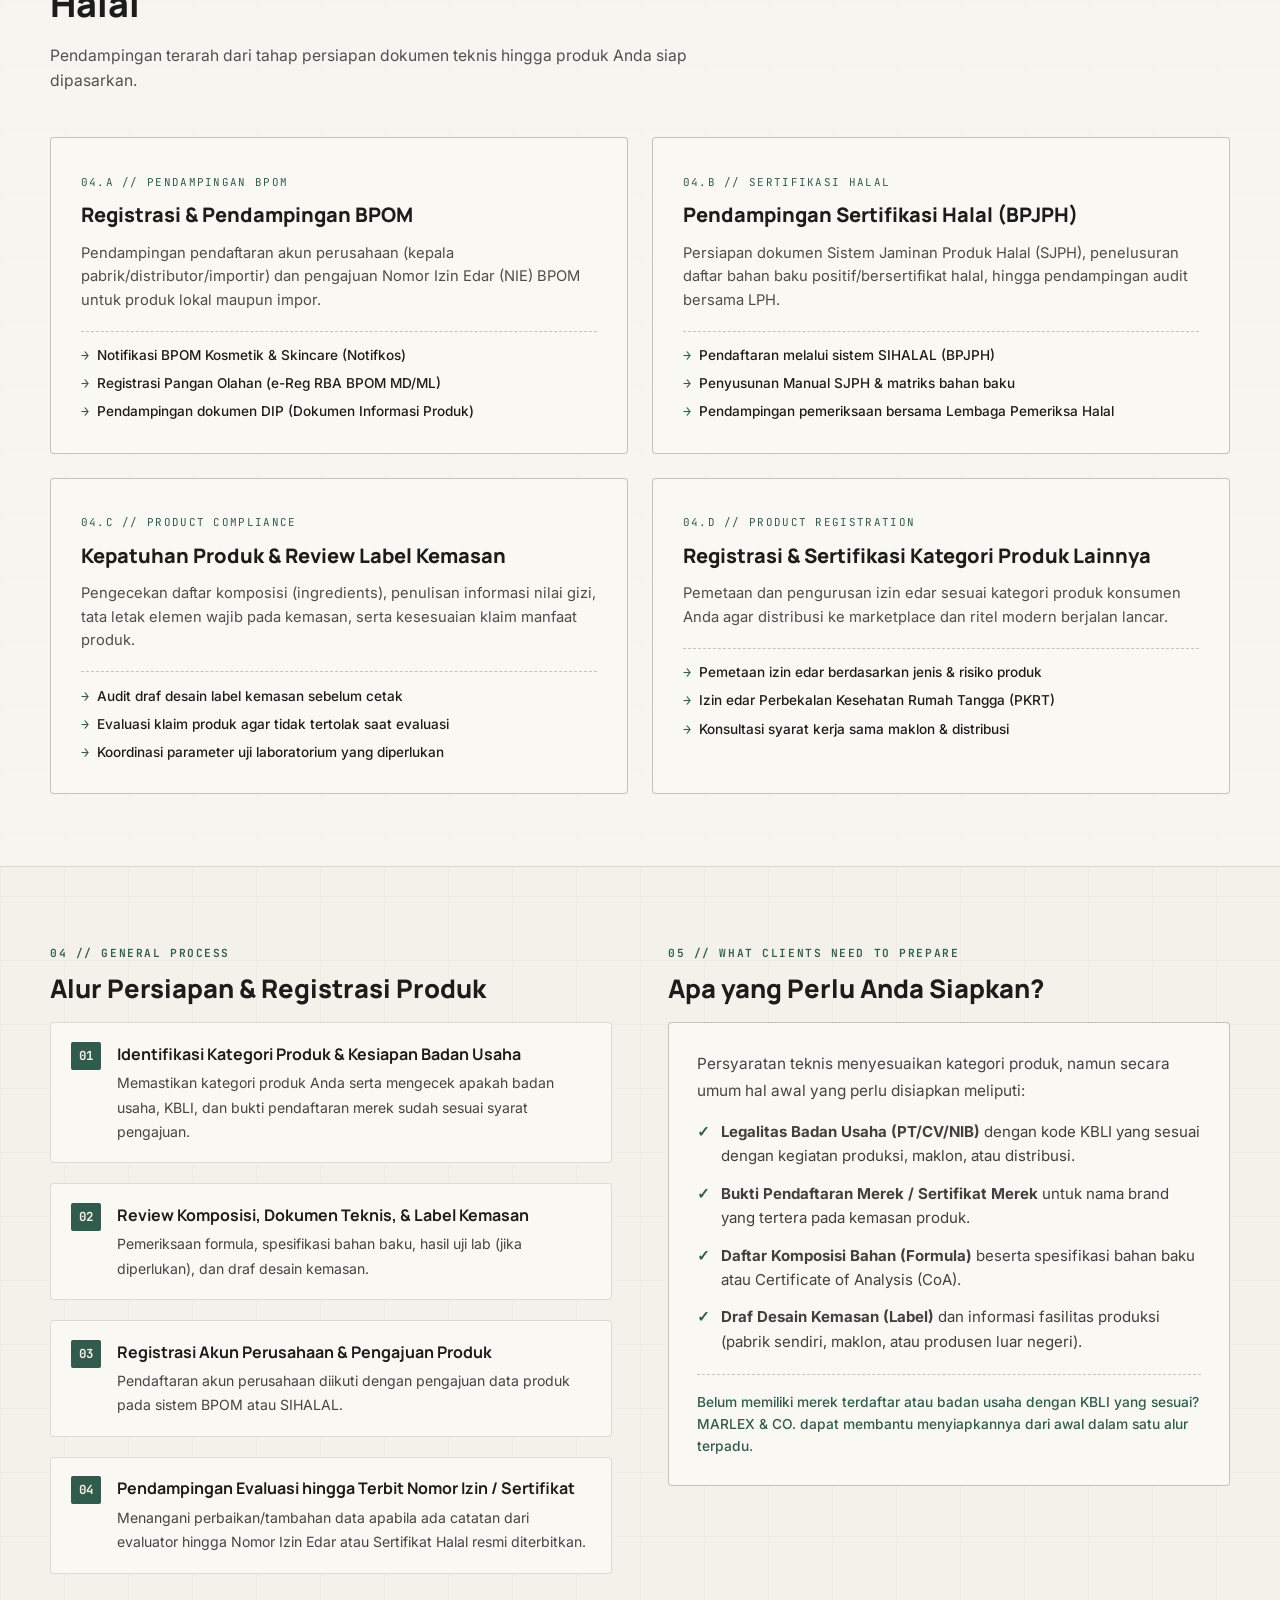
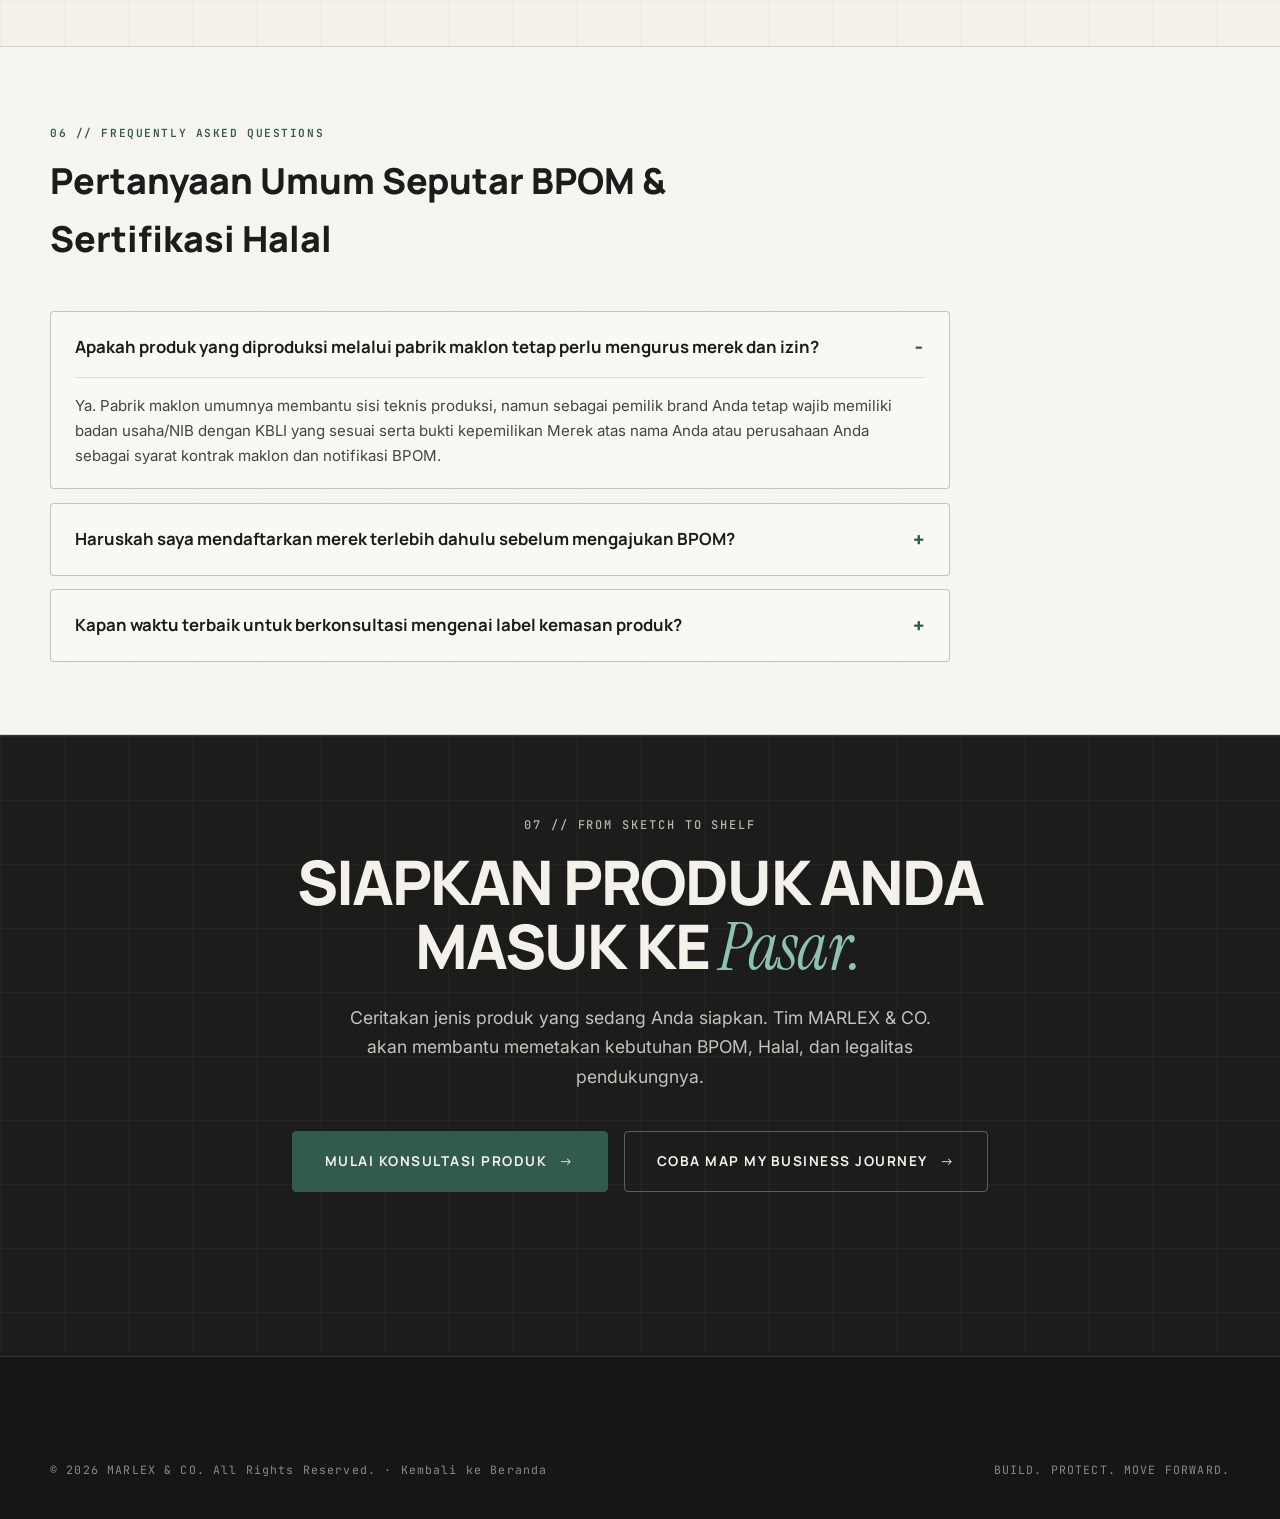
<file: sertifikasi-produk.html>
<!DOCTYPE html>
<html lang="id">
<head>
  <meta charset="UTF-8" />
  <meta name="viewport" content="width=device-width, initial-scale=1.0" />
  <title>Registrasi BPOM, Pendampingan BPOM, Sertifikasi Halal &amp; Legalitas Produk — MARLEX &amp; CO. | 04 CERTIFY</title>
  <meta name="description" content="Layanan registrasi produk, pendampingan izin edar BPOM (kosmetik, skincare, suplemen, makanan & minuman), kepatuhan label kemasan, dan sertifikasi Halal BPJPH bersama MARLEX & CO." />
  <meta name="keywords" content="Registrasi BPOM, Pendampingan BPOM, Sertifikasi Halal, Legalitas Produk, Registrasi Produk, Kepatuhan Produk, Izin Edar BPOM, MARLEX & CO" />
  <meta name="author" content="MARLEX & CO." />
  <link rel="canonical" href="https://marlexandco.vercel.app/sertifikasi-produk.html" />

  <!-- Open Graph / WhatsApp / Facebook Preview Tags -->
  <meta property="og:type" content="article" />
  <meta property="og:site_name" content="MARLEX & CO." />
  <meta property="og:url" content="https://marlexandco.vercel.app/sertifikasi-produk.html" />
  <meta property="og:title" content="Registrasi BPOM, Pendampingan BPOM &amp; Sertifikasi Halal — MARLEX &amp; CO." />
  <meta property="og:description" content="Layanan pendampingan registrasi BPOM (kosmetik, makanan, obat tradisional) dan Sertifikasi Halal BPJPH/MUI untuk kesiapan produk tembus pasar." />
  <meta property="og:image" content="https://marlexandco.vercel.app/assets/images/og-share.jpg" />
  <meta property="og:image:secure_url" content="https://marlexandco.vercel.app/assets/images/og-share.jpg" />
  <meta property="og:image:type" content="image/jpeg" />
  <meta property="og:image:width" content="1200" />
  <meta property="og:image:height" content="630" />
  <meta property="og:locale" content="id_ID" />

  <!-- Twitter / X Cards -->
  <meta name="twitter:card" content="summary_large_image" />
  <meta name="twitter:title" content="Registrasi BPOM, Pendampingan BPOM &amp; Sertifikasi Halal — MARLEX &amp; CO." />
  <meta name="twitter:description" content="Layanan pendampingan registrasi BPOM (kosmetik, makanan, obat tradisional) dan Sertifikasi Halal BPJPH/MUI untuk kesiapan produk tembus pasar." />
  <meta name="twitter:image" content="https://marlexandco.vercel.app/assets/images/og-share.jpg" />

  <link rel="image_src" href="assets/images/og-share.jpg" />

  <link rel="preconnect" href="https://fonts.googleapis.com" />
  <link rel="preconnect" href="https://fonts.gstatic.com" crossorigin />
  <link href="https://fonts.googleapis.com/css2?family=Instrument+Serif:ital@0;1&family=Inter:wght@300;400;500;600&family=JetBrains+Mono:wght@400;500&family=Manrope:wght@500;600;700;800&display=swap" rel="stylesheet" />
  <link rel="stylesheet" href="css/styles.css" />
  <link rel="icon" type="image/svg+xml" href="data:image/svg+xml,%3Csvg xmlns='http://www.w3.org/2000/svg' viewBox='0 0 36 36'%3E%3Crect width='36' height='36' rx='3' fill='%231C1D1B'/%3E%3Cpath d='M7 26V10h3.5l5.5 9.5L21.5 10H25v16h-3V15.5L16.8 24h-1.6L10 15.5V26H7z' fill='%23F4F1EA'/%3E%3Ccircle cx='28.5' cy='24.5' r='2' fill='%23315B4C'/%3E%3C/svg%3E" />
</head>
<body>

  <div class="paper-grain" aria-hidden="true"></div>

  <!-- NAVIGATION -->
  <header class="site-header" id="site-header">
    <div class="container nav-container">
      <a href="index.html" class="brand-logo" aria-label="MARLEX & CO. Beranda">
        <span class="logo-mark">MARLEX <span class="logo-amp">&amp;</span> CO.</span>
        <span class="logo-sub">BUSINESS · LEGAL · LICENSING</span>
      </a>

      <nav class="main-nav" aria-label="Navigasi Utama">
        <ul class="nav-list">
          <li><a href="index.html" class="nav-link">BERANDA</a></li>
          <li class="nav-item-has-mega" id="nav-layanan-item">
            <button type="button" class="nav-link nav-mega-trigger active" id="nav-mega-trigger" aria-expanded="false" aria-controls="services-mega-menu">
              <span>LAYANAN</span>
              <span class="mega-caret" aria-hidden="true">▾</span>
            </button>
          </li>
          <li><a href="index.html#why-marlex" class="nav-link">TENTANG KAMI</a></li>
          <li><a href="index.html#insights" class="nav-link">INSIGHTS</a></li>
        </ul>
      </nav>

      <div class="nav-actions">
        <button type="button" class="btn btn-nav" data-open-modal="consultation" data-preselect="04 CERTIFY">
          <span>MULAI KONSULTASI</span>
          <span class="btn-arrow" aria-hidden="true">→</span>
        </button>
        <button type="button" class="mobile-menu-toggle" id="mobile-menu-toggle" aria-label="Buka Menu" aria-expanded="false">
          <span class="hamburger-line"></span>
          <span class="hamburger-line"></span>
        </button>
      </div>
    </div>

    <!-- Structured Mega Menu -->
    <div class="mega-menu" id="services-mega-menu" aria-hidden="true">
      <div class="container mega-menu-inner">
        <div class="mega-menu-top-bar">
          <span class="mega-eyebrow">ONE-STOP BUSINESS, LEGAL &amp; LICENSING ARCHITECTURE</span>
          <a href="index.html#journey-mapper" class="mega-diagnostic-link">
            <span>Belum yakin mulai dari mana? <strong>Map My Business Journey</strong></span>
            <span class="btn-arrow">→</span>
          </a>
        </div>
        <div class="mega-grid">
          <div class="mega-col">
            <div class="mega-col-header"><span class="mega-num">01</span><a href="pendirian-bisnis.html" class="mega-stage-title">BUILD</a></div>
            <p class="mega-col-desc">Persiapan fondasi &amp; pendirian badan usaha resmi.</p>
            <ul class="mega-links">
              <li><a href="pendirian-bisnis.html#pendirian-pt"><span>Pendirian PT</span><span class="mega-arrow">→</span></a></li>
              <li><a href="pendirian-bisnis.html#pendirian-cv"><span>Pendirian CV</span><span class="mega-arrow">→</span></a></li>
              <li><a href="pendirian-bisnis.html#badan-usaha"><span>Pendaftaran Badan Usaha</span><span class="mega-arrow">→</span></a></li>
              <li><a href="pendirian-bisnis.html#nib"><span>NIB</span><span class="mega-arrow">→</span></a></li>
            </ul>
          </div>
          <div class="mega-col">
            <div class="mega-col-header"><span class="mega-num">02</span><a href="legalitas-perizinan.html" class="mega-stage-title">LEGALIZE</a></div>
            <p class="mega-col-desc">Legalitas operasional, OSS, &amp; izin usaha sesuai KBLI.</p>
            <ul class="mega-links">
              <li><a href="legalitas-perizinan.html#perizinan-berusaha"><span>Perizinan Berusaha</span><span class="mega-arrow">→</span></a></li>
              <li><a href="legalitas-perizinan.html#oss"><span>OSS</span><span class="mega-arrow">→</span></a></li>
              <li><a href="legalitas-perizinan.html#izin-operasional"><span>Izin Operasional</span><span class="mega-arrow">→</span></a></li>
              <li><a href="legalitas-perizinan.html#kebutuhan-legalitas"><span>Kebutuhan Legalitas</span><span class="mega-arrow">→</span></a></li>
            </ul>
          </div>
          <div class="mega-col">
            <div class="mega-col-header"><span class="mega-num">03</span><a href="pendaftaran-merek.html" class="mega-stage-title">PROTECT</a></div>
            <p class="mega-col-desc">Pendaftaran merek (HAKI) &amp; perlindungan identitas brand.</p>
            <ul class="mega-links">
              <li><a href="pendaftaran-merek.html#pendaftaran-merek"><span>Pendaftaran Merek</span><span class="mega-arrow">→</span></a></li>
              <li><a href="pendaftaran-merek.html#konsultasi-merek"><span>Konsultasi Merek</span><span class="mega-arrow">→</span></a></li>
              <li><a href="pendaftaran-merek.html#kekayaan-intelektual"><span>Kekayaan Intelektual</span><span class="mega-arrow">→</span></a></li>
            </ul>
          </div>
          <div class="mega-col">
            <div class="mega-col-header"><span class="mega-num">04</span><a href="sertifikasi-produk.html" class="mega-stage-title">CERTIFY</a></div>
            <p class="mega-col-desc">Registrasi produk, izin edar BPOM, &amp; sertifikasi Halal.</p>
            <ul class="mega-links">
              <li><a href="sertifikasi-produk.html#registrasi-produk"><span>Registrasi Produk</span><span class="mega-arrow">→</span></a></li>
              <li><a href="sertifikasi-produk.html#kepatuhan-produk"><span>Kepatuhan Produk</span><span class="mega-arrow">→</span></a></li>
              <li><a href="sertifikasi-produk.html#bpom"><span>Pendampingan BPOM</span><span class="mega-arrow">→</span></a></li>
              <li><a href="sertifikasi-produk.html#halal"><span>Sertifikasi Halal</span><span class="mega-arrow">→</span></a></li>
            </ul>
          </div>
        </div>
      </div>
    </div>

    <!-- Full-Screen Editorial Mobile Menu (Table of Contents Style) -->
    <div class="mobile-nav-drawer" id="mobile-nav-drawer" aria-hidden="true">
      <div class="mobile-nav-inner">
        <div class="mobile-menu-header-meta">
          <span>NAVIGATION // TABLE OF CONTENTS</span>
          <span>SKETCH × REALITY</span>
        </div>

        <ul class="mobile-nav-list">
          <li class="mobile-nav-item">
            <a href="index.html" class="mobile-nav-link">
              <span class="m-nav-num">01</span>
              <span class="m-nav-title">BERANDA</span>
              <span class="m-nav-arrow">→</span>
            </a>
          </li>

          <li class="mobile-nav-item mobile-nav-item-expandable">
            <button type="button" class="mobile-nav-link mobile-layanan-toggle" id="mobile-layanan-toggle" aria-expanded="true">
              <span class="m-nav-num">02</span>
              <span class="m-nav-title">LAYANAN</span>
              <span class="m-nav-toggle-icon" aria-hidden="true">−</span>
            </button>

            <div class="mobile-toc-services" id="mobile-toc-services">
              <div class="mobile-toc-group">
                <a href="pendirian-bisnis.html" class="mobile-toc-heading">BUILD</a>
                <ul class="mobile-toc-sublist">
                  <li><a href="pendirian-bisnis.html#pendirian-pt"><span>→</span> Pendirian PT</a></li>
                  <li><a href="pendirian-bisnis.html#pendirian-cv"><span>→</span> Pendirian CV</a></li>
                  <li><a href="pendirian-bisnis.html#nib"><span>→</span> NIB</a></li>
                </ul>
              </div>

              <div class="mobile-toc-group">
                <a href="legalitas-perizinan.html" class="mobile-toc-heading">LEGALIZE</a>
                <ul class="mobile-toc-sublist">
                  <li><a href="legalitas-perizinan.html#perizinan-berusaha"><span>→</span> Perizinan Usaha</a></li>
                  <li><a href="legalitas-perizinan.html#oss"><span>→</span> OSS</a></li>
                  <li><a href="legalitas-perizinan.html#izin-operasional"><span>→</span> Izin Operasional</a></li>
                </ul>
              </div>

              <div class="mobile-toc-group">
                <a href="pendaftaran-merek.html" class="mobile-toc-heading">PROTECT</a>
                <ul class="mobile-toc-sublist">
                  <li><a href="pendaftaran-merek.html#pendaftaran-merek"><span>→</span> Pendaftaran Merek</a></li>
                  <li><a href="pendaftaran-merek.html#kekayaan-intelektual"><span>→</span> Kekayaan Intelektual</a></li>
                </ul>
              </div>

              <div class="mobile-toc-group">
                <a href="sertifikasi-produk.html" class="mobile-toc-heading">CERTIFY</a>
                <ul class="mobile-toc-sublist">
                  <li><a href="sertifikasi-produk.html#bpom"><span>→</span> BPOM</a></li>
                  <li><a href="sertifikasi-produk.html#halal"><span>→</span> Sertifikasi Halal</a></li>
                  <li><a href="sertifikasi-produk.html#registrasi-produk"><span>→</span> Registrasi Produk</a></li>
                </ul>
              </div>
            </div>
          </li>

          <li class="mobile-nav-item">
            <a href="index.html#why-marlex" class="mobile-nav-link">
              <span class="m-nav-num">03</span>
              <span class="m-nav-title">TENTANG KAMI</span>
              <span class="m-nav-arrow">→</span>
            </a>
          </li>

          <li class="mobile-nav-item">
            <a href="index.html#insights" class="mobile-nav-link">
              <span class="m-nav-num">04</span>
              <span class="m-nav-title">INSIGHTS</span>
              <span class="m-nav-arrow">→</span>
            </a>
          </li>
        </ul>

        <div class="mobile-nav-footer">
          <button type="button" class="btn btn-primary btn-full mobile-start-conv-btn" data-open-modal="consultation" data-preselect="04 CERTIFY">
            <span>START A CONVERSATION</span>
            <span class="btn-arrow">→</span>
          </button>
          <p class="mobile-nav-tagline">“Build. Protect. Move Forward.”</p>
        </div>
      </div>
    </div>
  </header>

  <main>
    <!-- SERVICE PAGE HERO -->
    <section class="sp-hero">
      <div class="container">
        <div class="sp-breadcrumb">
          <a href="index.html">BERANDA</a>
          <span>/</span>
          <span>LAYANAN</span>
          <span>/</span>
          <span class="current">04 CERTIFY — REGISTRASI BPOM, HALAL &amp; LEGALITAS PRODUK</span>
        </div>

        <div class="sp-hero-grid">
          <div class="sp-hero-content reveal-up">
            <div class="stage-index-header">
              <span class="stage-giant-num" aria-hidden="true">04</span>
              <div class="stage-eyebrow-wrap">
                <span class="eyebrow-pill">STAGE 04 // PREPARE A PRODUCT</span>
                <p class="eyebrow">REGISTRASI BPOM · SERTIFIKASI HALAL · LEGALITAS PRODUK</p>
              </div>
            </div>

            <h1 class="sp-headline">
              GET YOUR PRODUCT<br />
              READY FOR THE <span class="serif-italic">Next Step.</span>
            </h1>

            <p class="sp-lead">
              Produk yang siap masuk ke pasar membutuhkan persiapan sesuai dengan kategori dan ketentuan yang berlaku. Kami membantu mengarahkan kebutuhan registrasi izin edar BPOM, sertifikasi Halal, dan kepatuhan label produk Anda.
            </p>

            <!-- Quick Information Checklist (High-Intent Ad Landing Clarity) -->
            <div class="sp-quick-info-box">
              <span class="sp-quick-info-label">QUICK INFORMATION // CAKUPAN PENDAMPINGAN</span>
              <ul class="sp-quick-info-list">
                <li><span>✓</span> Konsultasi awal</li>
                <li><span>✓</span> Identifikasi kebutuhan</li>
                <li><span>✓</span> Persiapan proses</li>
                <li><span>✓</span> Pendampingan pendaftaran</li>
                <li><span>✓</span> Informasi perkembangan proses</li>
              </ul>
            </div>

            <div class="hero-cta-group">
              <button type="button" class="btn btn-primary" data-open-modal="consultation" data-preselect="04 CERTIFY">
                <span>KONSULTASI BPOM &amp; HALAL</span>
                <span class="btn-arrow">→</span>
              </button>
              <a href="#cakupan-layanan" class="btn btn-secondary">
                <span>LIHAT LAYANAN PRODUK</span>
                <span class="btn-arrow-down">↓</span>
              </a>
            </div>
          </div>

          <div class="sp-hero-visual reveal-up" style="--reveal-delay: 0.12s;">
            <div class="editorial-media-card">
              <div class="media-card-top">
                <span class="media-ref">FROM SKETCH TO SHELF // 04 CERTIFY</span>
                <span class="media-status">BPOM · HALAL · COMPLIANT</span>
              </div>
              <div class="media-image-wrap">
                <img src="assets/images/stage-certify.jpg" alt="Dari sketsa produk dan formula menuju produk siap edar dengan nomor registrasi" class="stage-img" />
              </div>
              <div class="media-card-caption">
                <p class="visual-quote">“From Sketch to Shelf.”</p>
                <span class="visual-meta">NIE BPOM · SERTIFIKAT HALAL BPJPH · LABEL AUDIT</span>
              </div>
            </div>
          </div>
        </div>
      </div>
    </section>

    <!-- 01 & 02 — WHAT THIS SERVICE IS & WHO IT IS FOR -->
    <section class="sp-section">
      <div class="container">
        <div class="sp-two-col-grid">
          <div class="sp-block reveal-up">
            <span class="sp-section-num">01 // WHAT THIS SERVICE IS</span>
            <h2 class="sp-block-title">Apa Itu Layanan Registrasi &amp; Legalitas Produk?</h2>
            <p>
              Memiliki formula produk dan desain kemasan yang menarik baru setengah dari perjalanan. Sebelum produk makanan, minuman, kosmetik, skincare, atau suplemen dapat diedarkan secara luas di ritel modern, e-commerce, maupun jaringan distributor, produk tersebut wajib memenuhi izin edar dan standar kepatuhan yang berlaku.
            </p>
            <p>
              Kami membantu Anda memahami proses dan menyiapkan kebutuhan yang relevan sesuai dengan jenis produk Anda—mulai dari pemeriksaan komposisi dan klaim kemasan, pembuatan akun perusahaan di BPOM, hingga pengajuan sertifikasi Halal.
            </p>
          </div>

          <div class="sp-block reveal-up" style="--reveal-delay: 0.1s;">
            <span class="sp-section-num">02 // WHO THIS SERVICE IS FOR</span>
            <h2 class="sp-block-title">Siapa yang Membutuhkan Layanan Ini?</h2>
            <ul class="sp-check-list">
              <li>
                <strong>Brand Skincare &amp; Kosmetik:</strong> Baik yang memproduksi sendiri, bekerja sama dengan pabrik maklon, maupun mengimpor produk untuk diedarkan secara resmi (Notifikasi BPOM).
              </li>
              <li>
                <strong>Produsen Makanan &amp; Minuman (F&amp;B):</strong> Bisnis pangan olahan dalam kemasan yang membutuhkan izin edar BPOM MD/ML serta Sertifikasi Halal BPJPH.
              </li>
              <li>
                <strong>Brand Suplemen Kesehatan, Obat Tradisional, &amp; PKRT:</strong> Yang membutuhkan evaluasi dokumen mutu dan keamanan produk sebelum peluncuran pasar.
              </li>
              <li>
                <strong>Pengusaha yang Sedang Mendesain Kemasan Produk:</strong> Yang ingin memastikan teks label dan klaim produknya sudah sesuai aturan sebelum mencetak kemasan dalam jumlah besar.
              </li>
            </ul>
          </div>
        </div>
      </div>
    </section>

    <!-- 03 — WHAT MARLEX CAN HELP WITH -->
    <section class="sp-section sp-section-alt" id="cakupan-layanan">
      <div class="container">
        <div class="sp-section-header reveal-up">
          <span class="sp-section-num">03 // WHAT MARLEX CAN HELP WITH</span>
          <h2 class="sp-section-heading">Layanan Registrasi, BPOM &amp; Sertifikasi Halal</h2>
          <p class="sp-section-sub">
            Pendampingan terarah dari tahap persiapan dokumen teknis hingga produk Anda siap dipasarkan.
          </p>
        </div>

        <div class="sp-cards-grid">
          <article class="sp-detail-card reveal-up" id="bpom">
            <span class="sp-card-code">04.A // PENDAMPINGAN BPOM</span>
            <h3>Registrasi &amp; Pendampingan BPOM</h3>
            <p>
              Pendampingan pendaftaran akun perusahaan (kepala pabrik/distributor/importir) dan pengajuan Nomor Izin Edar (NIE) BPOM untuk produk lokal maupun impor.
            </p>
            <ul class="sp-mini-list">
              <li>Notifikasi BPOM Kosmetik &amp; Skincare (Notifkos)</li>
              <li>Registrasi Pangan Olahan (e-Reg RBA BPOM MD/ML)</li>
              <li>Pendampingan dokumen DIP (Dokumen Informasi Produk)</li>
            </ul>
          </article>

          <article class="sp-detail-card reveal-up" style="--reveal-delay: 0.08s;" id="halal">
            <span class="sp-card-code">04.B // SERTIFIKASI HALAL</span>
            <h3>Pendampingan Sertifikasi Halal (BPJPH)</h3>
            <p>
              Persiapan dokumen Sistem Jaminan Produk Halal (SJPH), penelusuran daftar bahan baku positif/bersertifikat halal, hingga pendampingan audit bersama LPH.
            </p>
            <ul class="sp-mini-list">
              <li>Pendaftaran melalui sistem SIHALAL (BPJPH)</li>
              <li>Penyusunan Manual SJPH &amp; matriks bahan baku</li>
              <li>Pendampingan pemeriksaan bersama Lembaga Pemeriksa Halal</li>
            </ul>
          </article>

          <article class="sp-detail-card reveal-up" style="--reveal-delay: 0.16s;" id="kepatuhan-produk">
            <span class="sp-card-code">04.C // PRODUCT COMPLIANCE</span>
            <h3>Kepatuhan Produk &amp; Review Label Kemasan</h3>
            <p>
              Pengecekan daftar komposisi (ingredients), penulisan informasi nilai gizi, tata letak elemen wajib pada kemasan, serta kesesuaian klaim manfaat produk.
            </p>
            <ul class="sp-mini-list">
              <li>Audit draf desain label kemasan sebelum cetak</li>
              <li>Evaluasi klaim produk agar tidak tertolak saat evaluasi</li>
              <li>Koordinasi parameter uji laboratorium yang diperlukan</li>
            </ul>
          </article>

          <article class="sp-detail-card reveal-up" style="--reveal-delay: 0.24s;" id="registrasi-produk">
            <span class="sp-card-code">04.D // PRODUCT REGISTRATION</span>
            <h3>Registrasi &amp; Sertifikasi Kategori Produk Lainnya</h3>
            <p>
              Pemetaan dan pengurusan izin edar sesuai kategori produk konsumen Anda agar distribusi ke marketplace dan ritel modern berjalan lancar.
            </p>
            <ul class="sp-mini-list">
              <li>Pemetaan izin edar berdasarkan jenis &amp; risiko produk</li>
              <li>Izin edar Perbekalan Kesehatan Rumah Tangga (PKRT)</li>
              <li>Konsultasi syarat kerja sama maklon &amp; distribusi</li>
            </ul>
          </article>
        </div>
      </div>
    </section>

    <!-- 04 & 05 — GENERAL PROCESS & WHAT CLIENTS NEED TO PREPARE -->
    <section class="sp-section">
      <div class="container">
        <div class="sp-two-col-grid">
          <div class="sp-block reveal-up">
            <span class="sp-section-num">04 // GENERAL PROCESS</span>
            <h2 class="sp-block-title">Alur Persiapan &amp; Registrasi Produk</h2>
            <ol class="sp-process-list">
              <li>
                <span class="proc-num">01</span>
                <div>
                  <strong>Identifikasi Kategori Produk &amp; Kesiapan Badan Usaha</strong>
                  <p>Memastikan kategori produk Anda serta mengecek apakah badan usaha, KBLI, dan bukti pendaftaran merek sudah sesuai syarat pengajuan.</p>
                </div>
              </li>
              <li>
                <span class="proc-num">02</span>
                <div>
                  <strong>Review Komposisi, Dokumen Teknis, &amp; Label Kemasan</strong>
                  <p>Pemeriksaan formula, spesifikasi bahan baku, hasil uji lab (jika diperlukan), dan draf desain kemasan.</p>
                </div>
              </li>
              <li>
                <span class="proc-num">03</span>
                <div>
                  <strong>Registrasi Akun Perusahaan &amp; Pengajuan Produk</strong>
                  <p>Pendaftaran akun perusahaan diikuti dengan pengajuan data produk pada sistem BPOM atau SIHALAL.</p>
                </div>
              </li>
              <li>
                <span class="proc-num">04</span>
                <div>
                  <strong>Pendampingan Evaluasi hingga Terbit Nomor Izin / Sertifikat</strong>
                  <p>Menangani perbaikan/tambahan data apabila ada catatan dari evaluator hingga Nomor Izin Edar atau Sertifikat Halal resmi diterbitkan.</p>
                </div>
              </li>
            </ol>
          </div>

          <div class="sp-block reveal-up" style="--reveal-delay: 0.1s;">
            <span class="sp-section-num">05 // WHAT CLIENTS NEED TO PREPARE</span>
            <h2 class="sp-block-title">Apa yang Perlu Anda Siapkan?</h2>
            <div class="sp-prep-box">
              <p class="sp-prep-intro">
                Persyaratan teknis menyesuaikan kategori produk, namun secara umum hal awal yang perlu disiapkan meliputi:
              </p>
              <ul class="sp-check-list">
                <li><strong>Legalitas Badan Usaha (PT/CV/NIB)</strong> dengan kode KBLI yang sesuai dengan kegiatan produksi, maklon, atau distribusi.</li>
                <li><strong>Bukti Pendaftaran Merek / Sertifikat Merek</strong> untuk nama brand yang tertera pada kemasan produk.</li>
                <li><strong>Daftar Komposisi Bahan (Formula)</strong> beserta spesifikasi bahan baku atau Certificate of Analysis (CoA).</li>
                <li><strong>Draf Desain Kemasan (Label)</strong> dan informasi fasilitas produksi (pabrik sendiri, maklon, atau produsen luar negeri).</li>
              </ul>
              <div class="sp-prep-note">
                Belum memiliki merek terdaftar atau badan usaha dengan KBLI yang sesuai? MARLEX &amp; CO. dapat membantu menyiapkannya dari awal dalam satu alur terpadu.
              </div>
            </div>
          </div>
        </div>
      </div>
    </section>

    <!-- 06 — FAQ -->
    <section class="sp-section sp-section-alt">
      <div class="container">
        <div class="sp-section-header reveal-up">
          <span class="sp-section-num">06 // FREQUENTLY ASKED QUESTIONS</span>
          <h2 class="sp-section-heading">Pertanyaan Umum Seputar BPOM &amp; Sertifikasi Halal</h2>
        </div>

        <div class="sp-faq-list reveal-up">
          <details class="sp-faq-item" open>
            <summary>Apakah produk yang diproduksi melalui pabrik maklon tetap perlu mengurus merek dan izin?</summary>
            <p>
              Ya. Pabrik maklon umumnya membantu sisi teknis produksi, namun sebagai pemilik brand Anda tetap wajib memiliki badan usaha/NIB dengan KBLI yang sesuai serta bukti kepemilikan Merek atas nama Anda atau perusahaan Anda sebagai syarat kontrak maklon dan notifikasi BPOM.
            </p>
          </details>

          <details class="sp-faq-item">
            <summary>Haruskah saya mendaftarkan merek terlebih dahulu sebelum mengajukan BPOM?</summary>
            <p>
              Benar. Untuk sebagian besar kategori produk (terutama kosmetik/skincare dan pangan), kepemilikan merek (minimal berupa tanda terima pengajuan merek resmi di DJKI) merupakan dokumen wajib saat mendaftarkan akun perusahaan dan produk di BPOM.
            </p>
          </details>

          <details class="sp-faq-item">
            <summary>Kapan waktu terbaik untuk berkonsultasi mengenai label kemasan produk?</summary>
            <p>
              Sebaiknya sebelum Anda mencetak kemasan dalam jumlah banyak. Banyak pemilik brand yang harus mencetak ulang kemasan karena terdapat klaim yang tidak diizinkan atau informasi wajib yang belum tercantum pada desain label.
            </p>
          </details>
        </div>
      </div>
    </section>

    <!-- 07 — CLEAR CONSULTATION CTA -->
    <section class="final-cta-section section-dark">
      <div class="container final-cta-container reveal-up">
        <p class="eyebrow eyebrow-light">07 // FROM SKETCH TO SHELF</p>
        <h2 class="final-cta-headline">
          SIAPKAN PRODUK ANDA<br />
          MASUK KE <span class="serif-italic">Pasar.</span>
        </h2>
        <p class="final-cta-copy">
          Ceritakan jenis produk yang sedang Anda siapkan. Tim MARLEX &amp; CO. akan membantu memetakan kebutuhan BPOM, Halal, dan legalitas pendukungnya.
        </p>
        <div class="final-cta-actions">
          <button type="button" class="btn btn-accent-light btn-lg" data-open-modal="consultation" data-preselect="04 CERTIFY">
            <span>MULAI KONSULTASI PRODUK</span>
            <span class="btn-arrow">→</span>
          </button>
          <a href="index.html#journey-mapper" class="btn btn-outline-light btn-lg">
            <span>COBA MAP MY BUSINESS JOURNEY</span>
            <span class="btn-arrow">→</span>
          </a>
        </div>
      </div>
    </section>
  </main>

  <footer class="site-footer">
    <div class="container">
      <div class="footer-bottom">
        <p class="copyright">© 2026 MARLEX &amp; CO. All Rights Reserved. · <a href="index.html">Kembali ke Beranda</a></p>
        <p class="footer-concept-note">BUILD. PROTECT. MOVE FORWARD.</p>
      </div>
    </div>
  </footer>

  <!-- CONSULTATION MODAL -->
  <div class="modal-backdrop" id="consultation-modal" aria-hidden="true" role="dialog" aria-modal="true" aria-labelledby="modal-title">
    <div class="modal-container">
      <div class="modal-header">
        <div>
          <span class="eyebrow">CONSULTATION BRIEF // 04 CERTIFY</span>
          <h2 class="modal-title" id="modal-title">KONSULTASI REGISTRASI <span class="serif-italic">Produk.</span></h2>
        </div>
        <button type="button" class="modal-close" data-close-modal aria-label="Tutup">✕</button>
      </div>
      <form class="consultation-form" id="consultation-form">
        <div class="form-row-split">
          <div class="form-group">
            <label for="client-name">NAMA LENGKAP *</label>
            <input type="text" id="client-name" name="name" required placeholder="Contoh: Nadia Kusuma" />
          </div>
          <div class="form-group">
            <label for="client-brand">NAMA BRAND / KATEGORI PRODUK *</label>
            <input type="text" id="client-brand" name="brand" required placeholder="Contoh: Aurea — Skincare / Minuman Kemasan" />
          </div>
        </div>
        <div class="form-row-split">
          <div class="form-group">
            <label for="client-contact">NOMOR WHATSAPP ATAU EMAIL *</label>
            <input type="text" id="client-contact" name="contact" required placeholder="0812xxxx / email@domain.com" />
          </div>
          <div class="form-group">
            <label for="client-stage">LAYANAN YANG DIBUTUHKAN</label>
            <select id="client-stage" name="stage">
              <option value="01 BUILD">01 BUILD — Pendirian PT, CV &amp; Badan Usaha</option>
              <option value="02 LEGALIZE">02 LEGALIZE — Pengurusan NIB &amp; OSS</option>
              <option value="03 PROTECT">03 PROTECT — Pendaftaran Merek</option>
              <option value="04 CERTIFY" selected>04 CERTIFY — Registrasi Produk, BPOM &amp; Sertifikasi Halal</option>
            </select>
          </div>
        </div>
        <div class="form-group">
          <label for="client-notes">CERITAKAN STATUS PRODUK ANDA SAAT INI *</label>
          <textarea id="client-notes" name="notes" rows="4" required placeholder="Contoh: Apakah produk diproduksi sendiri, maklon, atau impor? Apakah sudah memiliki PT dan merek terdaftar?"></textarea>
        </div>
        <div class="form-footer">
          <p class="form-privacy-note">Tim kami merespons dalam 1 hari kerja dengan arahan persyaratan produk yang jelas.</p>
          <button type="submit" class="btn btn-primary"><span>KIRIM KONSULTASI PRODUK</span><span class="btn-arrow">→</span></button>
        </div>
      </form>
      <div class="form-success-state" id="form-success-state" hidden>
        <span class="success-badge">PERMINTAAN DITERIMA // REF #MX-2026</span>
        <h3>Terima kasih. Permintaan konsultasi produk Anda telah kami terima.</h3>
        <p>Tim MARLEX &amp; CO. akan segera menghubungi Anda untuk membantu persiapan registrasi produk Anda.</p>
        <button type="button" class="btn btn-secondary" data-close-modal>TUTUP</button>
      </div>
    </div>
  </div>

  <!-- STICKY MOBILE BOTTOM CTA BAR -->
  <div class="mobile-sticky-bar" id="mobile-sticky-bar" aria-label="Akses Cepat Konsultasi Mobile">
    <div class="mobile-sticky-bar-inner">
      <a
        href="https://wa.me/6281100002026?text=Halo%20MARLEX%20%26%20CO.%2C%20saya%20ingin%20berkonsultasi%20mengenai%20registrasi%20BPOM%20dan%20sertifikasi%20Halal%20produk."
        target="_blank"
        rel="noopener noreferrer"
        class="sticky-bar-btn sticky-bar-wa"
      >
        <span class="wa-dot" aria-hidden="true"></span>
        <span>CHAT WITH MARLEX</span>
      </a>
      <button type="button" class="sticky-bar-btn sticky-bar-consult" data-open-modal="consultation" data-preselect="04 CERTIFY">
        <span>MULAI KONSULTASI</span>
        <span class="btn-arrow" aria-hidden="true">→</span>
      </button>
      <button type="button" class="sticky-bar-dismiss" id="close-sticky-bar" aria-label="Tutup bar konsultasi">✕</button>
    </div>
  </div>

  <script src="js/main.js"></script>
</body>
</html>
</file>
<file: css/styles.css>
/* ==========================================================================
   MARLEX & CO. — DESIGN SYSTEM & EDITORIAL STYLESHEET
   Visual Direction: SKETCH × REALITY ("From Idea to Reality")
   Palette:
     Primary Charcoal : #1C1D1B
     Warm Ivory       : #F4F1EA
     Deep Green Accent: #315B4C
     Pencil Gray      : #8A8A85
   ========================================================================== */

:root {
  /* Core Palette */
  --charcoal: #1C1D1B;
  --charcoal-elevated: #242623;
  --charcoal-border: #323430;
  --ivory: #F4F1EA;
  --ivory-elevated: #FAF8F3;
  --ivory-subtle: #EAE5DA;
  --green: #315B4C;
  --green-hover: #26493C;
  --green-light: #447A67;
  --green-tint: rgba(49, 91, 76, 0.09);
  --pencil: #8A8A85;
  --pencil-light: #B8B5AC;
  --border-sketch: rgba(28, 29, 27, 0.13);
  --border-sketch-strong: rgba(28, 29, 27, 0.24);

  /* Typography */
  --font-heading: 'Manrope', -apple-system, BlinkMacSystemFont, sans-serif;
  --font-body: 'Inter', -apple-system, BlinkMacSystemFont, sans-serif;
  --font-serif: 'Instrument Serif', Georgia, serif;
  --font-mono: 'JetBrains Mono', monospace;

  /* Layout & Spacing */
  --max-page-width: 1440px;
  --container-width: 1260px;
  --radius-sm: 2px;
  --radius-md: 4px;
  --radius-lg: 6px; /* Maximum 6px per brand guideline */

  /* Transitions */
  --ease-editorial: cubic-bezier(0.22, 1, 0.36, 1);
}

/* --------------------------------------------------
   RESET & BASE
   -------------------------------------------------- */
*,
*::before,
*::after {
  box-sizing: border-box;
  margin: 0;
  padding: 0;
}

html {
  scroll-behavior: smooth;
  font-size: 16px;
  background-color: var(--ivory);
  color: var(--charcoal);
  -webkit-font-smoothing: antialiased;
  -moz-osx-font-smoothing: grayscale;
  overflow-x: hidden;
  max-width: 100%;
}

body {
  font-family: var(--font-body);
  background-color: var(--ivory);
  color: var(--charcoal);
  line-height: 1.6;
  overflow-x: hidden;
  max-width: 100%;
  position: relative;
  /* Subtle architectural blueprint grid lines on ivory background */
  background-image:
    linear-gradient(to right, rgba(138, 138, 133, 0.055) 1px, transparent 1px),
    linear-gradient(to bottom, rgba(138, 138, 133, 0.055) 1px, transparent 1px);
  background-size: 64px 64px;
}

/* Tactile Paper Grain Overlay */
.paper-grain {
  position: fixed;
  inset: 0;
  pointer-events: none;
  z-index: 999;
  opacity: 0.028;
  background-image: url("data:image/svg+xml,%3Csvg viewBox='0 0 200 200' xmlns='http://www.w3.org/2000/svg'%3E%3Cfilter id='noiseFilter'%3E%3CfeTurbulence type='fractalNoise' baseFrequency='0.85' numOctaves='3' stitchTiles='stitch'/%3E%3C/filter%3E%3Crect width='100%25' height='100%25' filter='url(%23noiseFilter)'/%3E%3C/svg%3E");
}

.svg-defs {
  position: absolute;
  width: 0;
  height: 0;
  overflow: hidden;
}

img {
  max-width: 100%;
  height: auto;
  display: block;
}

a {
  color: inherit;
  text-decoration: none;
}

ul, ol {
  list-style: none;
}

button, input, select, textarea {
  font: inherit;
  color: inherit;
  background: none;
  border: none;
}

button {
  cursor: pointer;
}

/* --------------------------------------------------
   TYPOGRAPHY & EDITORIAL ACCENTS
   -------------------------------------------------- */
.serif-italic {
  font-family: var(--font-serif);
  font-style: italic;
  font-weight: 400;
  letter-spacing: -0.01em;
  padding-right: 0.06em;
}

.eyebrow-group {
  display: inline-flex;
  align-items: center;
  gap: 10px;
  margin-bottom: 1.25rem;
}

.eyebrow-dot {
  width: 7px;
  height: 7px;
  background-color: var(--green);
  border-radius: 50%;
  display: inline-block;
}

.eyebrow {
  font-family: var(--font-mono);
  font-size: 0.75rem;
  font-weight: 500;
  letter-spacing: 0.16em;
  text-transform: uppercase;
  color: var(--pencil);
}

.eyebrow-light {
  color: var(--pencil-light);
}

.eyebrow-pill {
  font-family: var(--font-mono);
  font-size: 0.7rem;
  letter-spacing: 0.12em;
  text-transform: uppercase;
  padding: 4px 10px;
  border: 1px solid var(--border-sketch-strong);
  border-radius: var(--radius-sm);
  color: var(--charcoal);
  background-color: rgba(255, 255, 255, 0.45);
}

.eyebrow-pill-dark {
  color: var(--ivory);
  border-color: rgba(244, 241, 234, 0.24);
  background-color: rgba(244, 241, 234, 0.06);
}

/* --------------------------------------------------
   LAYOUT CONTAINERS
   -------------------------------------------------- */
.container {
  width: 100%;
  max-width: var(--container-width);
  margin: 0 auto;
  padding: 0 2.5rem;
}

/* --------------------------------------------------
   BUTTONS & INTERACTIVE LINKS
   -------------------------------------------------- */
.btn {
  display: inline-flex;
  align-items: center;
  justify-content: center;
  gap: 0.75rem;
  font-family: var(--font-heading);
  font-size: 0.8125rem;
  font-weight: 700;
  letter-spacing: 0.11em;
  text-transform: uppercase;
  padding: 1rem 1.65rem;
  border-radius: var(--radius-md);
  transition:
    background-color 0.3s var(--ease-editorial),
    color 0.3s var(--ease-editorial),
    border-color 0.3s var(--ease-editorial),
    transform 0.3s var(--ease-editorial);
}

.btn-arrow,
.btn-arrow-down {
  display: inline-block;
  transition: transform 0.3s var(--ease-editorial);
  font-weight: 400;
}

.btn:hover .btn-arrow {
  transform: translateX(5px);
}

.btn:hover .btn-arrow-down {
  transform: translateY(4px);
}

.btn-primary {
  background-color: var(--charcoal);
  color: var(--ivory);
  border: 1px solid var(--charcoal);
}

.btn-primary:hover {
  background-color: var(--green);
  border-color: var(--green);
}

.btn-secondary {
  background-color: transparent;
  color: var(--charcoal);
  border: 1px solid var(--border-sketch-strong);
}

.btn-secondary:hover {
  border-color: var(--charcoal);
  background-color: rgba(28, 29, 27, 0.04);
}

.btn-accent-light {
  background-color: var(--green);
  color: var(--ivory);
  border: 1px solid var(--green);
}

.btn-accent-light:hover {
  background-color: var(--ivory);
  color: var(--charcoal);
  border-color: var(--ivory);
}

.btn-outline-light {
  background-color: transparent;
  color: var(--ivory);
  border: 1px solid rgba(244, 241, 234, 0.3);
}

.btn-outline-light:hover {
  border-color: var(--ivory);
  background-color: rgba(244, 241, 234, 0.07);
}

.btn-lg {
  padding: 1.15rem 2rem;
  font-size: 0.85rem;
}

.btn-full {
  width: 100%;
}

/* --------------------------------------------------
   STICKY MINIMAL NAVIGATION
   -------------------------------------------------- */
.site-header {
  position: sticky;
  top: 0;
  z-index: 100;
  width: 100%;
  background-color: rgba(244, 241, 234, 0.84);
  backdrop-filter: blur(12px);
  -webkit-backdrop-filter: blur(12px);
  border-bottom: 1px solid var(--border-sketch);
  transition: background-color 0.35s var(--ease-editorial), padding 0.35s var(--ease-editorial);
}

.site-header.scrolled {
  background-color: rgba(244, 241, 234, 0.96);
  box-shadow: 0 8px 30px rgba(28, 29, 27, 0.04);
}

.nav-container {
  display: flex;
  align-items: center;
  justify-content: space-between;
  height: 82px;
}

.brand-logo {
  display: flex;
  flex-direction: column;
  gap: 2px;
}

.logo-mark {
  font-family: var(--font-heading);
  font-size: 1.15rem;
  font-weight: 800;
  letter-spacing: 0.14em;
  color: var(--charcoal);
}

.logo-amp {
  font-family: var(--font-serif);
  font-style: italic;
  font-weight: 400;
  color: var(--green);
  font-size: 1.25rem;
}

.logo-sub {
  font-family: var(--font-mono);
  font-size: 0.6rem;
  letter-spacing: 0.18em;
  color: var(--pencil);
}

.nav-list {
  display: flex;
  align-items: center;
  gap: 2.75rem;
}

.nav-link {
  font-family: var(--font-body);
  font-size: 0.875rem;
  font-weight: 500;
  color: var(--charcoal);
  opacity: 0.72;
  position: relative;
  padding: 0.35rem 0;
  transition: opacity 0.25s ease;
}

.nav-link::after {
  content: '';
  position: absolute;
  left: 0;
  bottom: 0;
  width: 100%;
  height: 1.5px;
  background-color: var(--green);
  transform: scaleX(0);
  transform-origin: right;
  transition: transform 0.35s var(--ease-editorial);
}

.nav-link:hover,
.nav-link.active {
  opacity: 1;
}

.nav-link:hover::after,
.nav-link.active::after {
  transform: scaleX(1);
  transform-origin: left;
}

.nav-actions {
  display: flex;
  align-items: center;
  gap: 1rem;
}

.btn-nav {
  padding: 0.72rem 1.25rem;
  font-size: 0.75rem;
  background-color: var(--charcoal);
  color: var(--ivory);
  border-radius: var(--radius-md);
}

.btn-nav:hover {
  background-color: var(--green);
}

/* Mobile Menu Button */
.mobile-menu-toggle {
  display: none;
  flex-direction: column;
  justify-content: center;
  gap: 6px;
  width: 42px;
  height: 42px;
  border: 1px solid var(--border-sketch-strong);
  border-radius: var(--radius-md);
  padding: 0 10px;
}

.hamburger-line {
  width: 100%;
  height: 1.5px;
  background-color: var(--charcoal);
  transition: transform 0.3s ease;
}

.mobile-menu-toggle[aria-expanded="true"] .hamburger-line:first-child {
  transform: translateY(3.75px) rotate(45deg);
}

.mobile-menu-toggle[aria-expanded="true"] .hamburger-line:last-child {
  transform: translateY(-3.75px) rotate(-45deg);
}

/* Mobile Navigation Drawer */
.mobile-nav-drawer {
  display: none;
  background-color: var(--ivory);
  border-bottom: 1px solid var(--border-sketch-strong);
  padding: 1.75rem 2rem 2.25rem;
}

.mobile-nav-drawer.open {
  display: block;
}

.mobile-nav-eyebrow {
  font-family: var(--font-mono);
  font-size: 0.7rem;
  letter-spacing: 0.16em;
  color: var(--pencil);
  margin-bottom: 1.25rem;
}

.mobile-nav-list {
  display: flex;
  flex-direction: column;
  border-top: 1px solid var(--border-sketch);
}

.mobile-nav-link {
  display: flex;
  align-items: baseline;
  gap: 1rem;
  padding: 1rem 0;
  font-family: var(--font-heading);
  font-size: 1.05rem;
  font-weight: 600;
  border-bottom: 1px solid var(--border-sketch);
}

.mobile-nav-link span {
  font-family: var(--font-mono);
  font-size: 0.75rem;
  color: var(--green);
}

.mobile-nav-footer {
  margin-top: 1.5rem;
  display: flex;
  flex-direction: column;
  gap: 0.85rem;
}

.mobile-nav-tagline {
  font-family: var(--font-serif);
  font-style: italic;
  font-size: 1.1rem;
  text-align: center;
  color: var(--pencil);
}

/* --------------------------------------------------
   HERO SECTION
   -------------------------------------------------- */
.hero-section {
  position: relative;
  padding: 4.5rem 0 1.5rem;
  max-width: var(--max-page-width);
  margin: 0 auto;
}

.blueprint-marginalia {
  max-width: var(--container-width);
  margin: 0 auto 1.5rem;
  padding: 0 2.5rem;
  display: flex;
  justify-content: space-between;
  font-family: var(--font-mono);
  font-size: 0.68rem;
  letter-spacing: 0.16em;
  color: var(--pencil);
  opacity: 0.8;
}

.hero-grid {
  display: grid;
  grid-template-columns: repeat(12, 1fr);
  gap: 2.5rem;
  align-items: center;
}

.hero-content {
  grid-column: 1 / 6;
}

.hero-headline {
  font-family: var(--font-heading);
  font-size: clamp(2.65rem, 4.3vw, 4.25rem);
  font-weight: 800;
  line-height: 1.02;
  letter-spacing: -0.03em;
  color: var(--charcoal);
  margin-bottom: 1.65rem;
  position: relative;
}

.hero-headline .serif-italic {
  font-size: 1.08em;
  font-weight: 400;
  color: var(--green);
}

.hero-idea-sketch {
  display: block;
  width: 220px;
  height: 20px;
  margin-top: 4px;
}

.hero-lead {
  font-size: 1.08rem;
  line-height: 1.68;
  color: rgba(28, 29, 27, 0.85);
  margin-bottom: 0.95rem;
  max-width: 50ch;
}

.hero-lead-id {
  font-size: 0.95rem;
  line-height: 1.62;
  color: rgba(28, 29, 27, 0.74);
  margin-bottom: 2.25rem;
  max-width: 50ch;
  border-left: 2px solid var(--green);
  padding-left: 0.95rem;
}

.hero-cta-group {
  display: flex;
  flex-wrap: wrap;
  gap: 1rem;
  margin-bottom: 2.75rem;
}

.hero-meta-strip {
  display: flex;
  align-items: center;
  gap: 1.25rem;
  padding-top: 1.5rem;
  border-top: 1px dashed var(--border-sketch-strong);
}

.meta-item {
  display: flex;
  flex-direction: column;
  gap: 2px;
}

.meta-code {
  font-family: var(--font-mono);
  font-size: 0.66rem;
  letter-spacing: 0.12em;
  color: var(--green);
  font-weight: 600;
}

.meta-label {
  font-size: 0.8rem;
  font-weight: 500;
  color: var(--charcoal);
}

.meta-divider {
  width: 1px;
  height: 28px;
  background-color: var(--border-sketch-strong);
}

/* Right Hero Visual Frame */
.hero-visual-wrapper {
  grid-column: 6 / 13;
}

.hero-frame {
  background-color: var(--ivory-elevated);
  border: 1px solid var(--border-sketch-strong);
  border-radius: var(--radius-lg);
  padding: 0.85rem;
  box-shadow: 0 24px 60px rgba(28, 29, 27, 0.07);
}

.frame-drafting-bar {
  display: flex;
  justify-content: space-between;
  align-items: center;
  padding: 0.35rem 0.5rem 0.75rem;
  border-bottom: 1px solid var(--border-sketch);
  font-family: var(--font-mono);
  font-size: 0.68rem;
  letter-spacing: 0.12em;
  color: var(--pencil);
}

.drafting-coords {
  color: var(--green);
  font-weight: 500;
}

.hero-image-container {
  position: relative;
  overflow: hidden;
  border-radius: var(--radius-md);
  margin-top: 0.65rem;
  aspect-ratio: 16 / 11;
  background-color: #E5E0D5;
}

.hero-img {
  width: 100%;
  height: 100%;
  object-fit: cover;
  transition: transform 0.9s var(--ease-editorial);
}

.hero-image-container:hover .hero-img {
  transform: scale(1.035);
}

.hero-blueprint-overlay {
  position: absolute;
  inset: 0;
  width: 100%;
  height: 100%;
  pointer-events: none;
}

.artifact-tag {
  position: absolute;
  display: inline-flex;
  align-items: center;
  gap: 8px;
  padding: 6px 12px;
  background-color: rgba(244, 241, 234, 0.92);
  backdrop-filter: blur(8px);
  border: 1px solid rgba(28, 29, 27, 0.2);
  border-radius: var(--radius-sm);
  font-family: var(--font-mono);
  font-size: 0.68rem;
  letter-spacing: 0.06em;
  color: var(--charcoal);
  box-shadow: 0 6px 20px rgba(0, 0, 0, 0.12);
}

.tag-sketch {
  bottom: 16px;
  left: 16px;
}

.tag-reality {
  top: 16px;
  right: 16px;
}

.tag-dot {
  width: 6px;
  height: 6px;
  border-radius: 50%;
  background-color: var(--pencil);
}

.tag-dot-green {
  background-color: var(--green);
}

.frame-caption-bar {
  display: flex;
  justify-content: space-between;
  align-items: center;
  padding: 0.75rem 0.5rem 0.25rem;
  font-size: 0.78rem;
}

.caption-note {
  font-family: var(--font-serif);
  font-style: italic;
  font-size: 1rem;
  color: var(--charcoal);
}

.caption-spec {
  font-family: var(--font-mono);
  font-size: 0.68rem;
  letter-spacing: 0.12em;
  color: var(--pencil);
}

/* --------------------------------------------------
   SIGNATURE SKETCH CONNECTORS & DRAW ANIMATIONS
   -------------------------------------------------- */
.section-connector {
  max-width: var(--container-width);
  margin: 0 auto;
  padding: 0 2.5rem;
  height: 85px;
  pointer-events: none;
}

.section-connector svg {
  width: 100%;
  height: 100%;
  overflow: visible;
}

.sketch-draw-path {
  stroke-dasharray: 1400;
  stroke-dashoffset: 1400;
  transition: stroke-dashoffset 1.75s cubic-bezier(0.25, 1, 0.5, 1);
}

.sketch-draw-path.drawn {
  stroke-dashoffset: 0;
}

/* --------------------------------------------------
   SECTION HEADERS (SHARED)
   -------------------------------------------------- */
.section-header {
  display: grid;
  grid-template-columns: repeat(12, 1fr);
  gap: 2rem;
  align-items: end;
  margin-bottom: 3.5rem;
}

.header-left {
  grid-column: 1 / 8;
}

.header-right {
  grid-column: 8 / 13;
}

.section-title {
  font-family: var(--font-heading);
  font-size: clamp(2.1rem, 3.4vw, 3.25rem);
  font-weight: 800;
  line-height: 1.06;
  letter-spacing: -0.025em;
  color: var(--charcoal);
  margin-top: 0.6rem;
}

.section-title .serif-italic {
  font-size: 1.08em;
  color: var(--green);
}

.section-subtitle {
  font-size: 1rem;
  line-height: 1.65;
  color: rgba(28, 29, 27, 0.76);
}

/* --------------------------------------------------
   SECTION 02 — BUSINESS JOURNEY
   -------------------------------------------------- */
.journey-section {
  padding: 3rem 0 1rem;
}

.journey-timeline-wrapper {
  position: relative;
  background-color: var(--ivory-elevated);
  border: 1px solid var(--border-sketch-strong);
  border-radius: var(--radius-lg);
  padding: 2.75rem 2.25rem 2.25rem;
}

.journey-line-track {
  position: absolute;
  top: 76px;
  left: 6%;
  right: 6%;
  height: 44px;
  pointer-events: none;
  z-index: 1;
}

.journey-sketch-svg {
  width: 100%;
  height: 100%;
}

.journey-nodes {
  position: relative;
  z-index: 2;
  display: grid;
  grid-template-columns: repeat(6, 1fr);
  gap: 1rem;
  margin-bottom: 2.5rem;
}

.journey-node {
  display: flex;
  flex-direction: column;
  align-items: center;
  text-align: center;
  padding: 0.5rem;
  border-radius: var(--radius-md);
  transition: transform 0.3s var(--ease-editorial);
}

.journey-node:hover {
  transform: translateY(-3px);
}

.node-num {
  font-family: var(--font-mono);
  font-size: 0.75rem;
  font-weight: 600;
  letter-spacing: 0.14em;
  color: var(--pencil);
  margin-bottom: 0.65rem;
  transition: color 0.25s ease;
}

.node-dot {
  width: 28px;
  height: 28px;
  border-radius: 50%;
  background-color: var(--ivory);
  border: 1.5px solid var(--pencil);
  display: flex;
  align-items: center;
  justify-content: center;
  margin-bottom: 0.85rem;
  transition: border-color 0.3s ease, background-color 0.3s ease, transform 0.3s ease;
}

.node-dot-inner {
  width: 8px;
  height: 8px;
  border-radius: 50%;
  background-color: var(--pencil);
  transition: background-color 0.3s ease, transform 0.3s ease;
}

.journey-node.active .node-num {
  color: var(--green);
}

.journey-node.active .node-dot {
  border-color: var(--green);
  background-color: var(--green);
  transform: scale(1.12);
}

.journey-node.active .node-dot-inner {
  background-color: var(--ivory);
  transform: scale(1.15);
}

.node-title {
  font-family: var(--font-heading);
  font-size: 0.92rem;
  font-weight: 800;
  letter-spacing: 0.08em;
  color: var(--charcoal);
  margin-bottom: 0.2rem;
}

.node-tag {
  font-size: 0.76rem;
  color: var(--pencil);
}

/* Interactive Detail Card inside Section 02 */
.journey-detail-card {
  background-color: var(--ivory);
  border: 1px solid var(--border-sketch);
  border-radius: var(--radius-md);
  padding: 1.75rem 2rem;
}

.journey-detail-grid {
  display: grid;
  grid-template-columns: 1.15fr 1fr;
  gap: 2.5rem;
  align-items: center;
}

.detail-stage-badge {
  display: inline-block;
  font-family: var(--font-mono);
  font-size: 0.7rem;
  letter-spacing: 0.14em;
  color: var(--green);
  background-color: var(--green-tint);
  padding: 4px 10px;
  border-radius: var(--radius-sm);
  margin-bottom: 0.65rem;
}

.detail-stage-heading {
  font-family: var(--font-heading);
  font-size: 1.45rem;
  font-weight: 700;
  margin-bottom: 0.5rem;
}

.detail-stage-desc {
  font-size: 0.95rem;
  color: rgba(28, 29, 27, 0.78);
  line-height: 1.65;
}

.journey-detail-artifact {
  border-left: 1px dashed var(--border-sketch-strong);
  padding-left: 2rem;
}

.artifact-comparison {
  display: grid;
  grid-template-columns: 1fr auto 1fr;
  gap: 1rem;
  align-items: center;
  margin-bottom: 1.15rem;
}

.artifact-label {
  display: block;
  font-family: var(--font-mono);
  font-size: 0.65rem;
  letter-spacing: 0.12em;
  color: var(--pencil);
  margin-bottom: 0.35rem;
}

.artifact-val {
  font-size: 0.85rem;
  line-height: 1.45;
  color: var(--charcoal);
}

.artifact-val-highlight {
  font-weight: 600;
  color: var(--green);
}

.artifact-arrow {
  font-family: var(--font-mono);
  color: var(--green);
  font-size: 1.1rem;
}

.link-inline {
  display: inline-flex;
  align-items: center;
  gap: 0.5rem;
  font-family: var(--font-mono);
  font-size: 0.75rem;
  font-weight: 500;
  letter-spacing: 0.12em;
  color: var(--charcoal);
  border-bottom: 1px solid var(--charcoal);
  padding-bottom: 2px;
}

.link-inline:hover {
  color: var(--green);
  border-color: var(--green);
}

/* --------------------------------------------------
   STAGE SECTIONS (03 BUILD, 04 LEGALIZE, 05 PROTECT, 06 CERTIFY)
   -------------------------------------------------- */
.stage-section {
  padding: 4.5rem 0;
  position: relative;
}

.stage-anchor {
  position: relative;
  top: -90px;
}

.stage-grid {
  display: grid;
  grid-template-columns: repeat(12, 1fr);
  gap: 3rem;
  align-items: center;
}

.stage-content {
  grid-column: 1 / 7;
}

.stage-visual {
  grid-column: 7 / 13;
}

.stage-grid-reverse .stage-visual {
  grid-column: 1 / 7;
}

.stage-grid-reverse .stage-content {
  grid-column: 7 / 13;
}

.stage-index-header {
  display: flex;
  align-items: center;
  gap: 1.25rem;
  margin-bottom: 1.25rem;
}

.stage-giant-num {
  font-family: var(--font-heading);
  font-size: clamp(3.2rem, 5vw, 4.5rem);
  font-weight: 800;
  line-height: 0.9;
  letter-spacing: -0.04em;
  color: transparent;
  -webkit-text-stroke: 1.25px var(--charcoal);
  opacity: 0.35;
}

.stage-eyebrow-wrap {
  display: flex;
  flex-direction: column;
  gap: 6px;
  align-items: flex-start;
}

.stage-headline {
  font-family: var(--font-heading);
  font-size: clamp(2rem, 3.2vw, 3rem);
  font-weight: 800;
  line-height: 1.07;
  letter-spacing: -0.025em;
  margin-bottom: 1.15rem;
}

.stage-headline .serif-italic {
  font-size: 1.08em;
  color: var(--green);
}

.stage-description {
  font-size: 1rem;
  line-height: 1.68;
  color: rgba(28, 29, 27, 0.8);
  margin-bottom: 2rem;
}

/* Interactive Service Rows (Shifting subtly on hover) */
.service-list {
  border-top: 1px solid var(--border-sketch-strong);
  margin-bottom: 2.25rem;
}

.service-row {
  display: grid;
  grid-template-columns: 46px 1fr auto;
  align-items: center;
  gap: 0.75rem;
  padding: 1.05rem 0.5rem;
  border-bottom: 1px solid var(--border-sketch);
  cursor: pointer;
  transition:
    padding-left 0.32s var(--ease-editorial),
    background-color 0.32s var(--ease-editorial);
}

.service-row:hover {
  padding-left: 1.1rem;
  background-color: rgba(49, 91, 76, 0.05);
}

.service-index {
  font-family: var(--font-mono);
  font-size: 0.74rem;
  color: var(--pencil);
}

.service-info {
  display: flex;
  flex-direction: column;
  gap: 2px;
}

.service-name {
  font-family: var(--font-heading);
  font-size: 1rem;
  font-weight: 700;
  color: var(--charcoal);
}

.service-sub {
  font-size: 0.82rem;
  color: var(--pencil);
}

.service-row-arrow {
  font-family: var(--font-mono);
  font-size: 0.95rem;
  color: var(--pencil);
  transition: transform 0.3s var(--ease-editorial), color 0.3s ease;
}

.service-row:hover .service-row-arrow {
  transform: translateX(6px);
  color: var(--green);
}

/* Editorial Media Card */
.editorial-media-card {
  background-color: var(--ivory-elevated);
  border: 1px solid var(--border-sketch-strong);
  border-radius: var(--radius-lg);
  padding: 0.9rem;
  box-shadow: 0 20px 50px rgba(28, 29, 27, 0.05);
}

.media-card-top {
  display: flex;
  justify-content: space-between;
  align-items: center;
  padding: 0.25rem 0.4rem 0.75rem;
  font-family: var(--font-mono);
  font-size: 0.68rem;
  letter-spacing: 0.12em;
  color: var(--pencil);
}

.media-status {
  color: var(--green);
  font-weight: 500;
}

.media-image-wrap {
  position: relative;
  overflow: hidden;
  border-radius: var(--radius-md);
  aspect-ratio: 4 / 3;
  background-color: #E5E0D5;
}

.stage-img {
  width: 100%;
  height: 100%;
  object-fit: cover;
  transition: transform 0.85s var(--ease-editorial);
}

.media-image-wrap:hover .stage-img,
.dossier-image-frame:hover .stage-img {
  transform: scale(1.04);
}

.media-sketch-overlay {
  position: absolute;
  inset: 0;
  width: 100%;
  height: 100%;
  pointer-events: none;
}

.media-split-labels {
  position: absolute;
  bottom: 14px;
  left: 14px;
  right: 14px;
  display: flex;
  justify-content: space-between;
  pointer-events: none;
}

.split-pill {
  font-family: var(--font-mono);
  font-size: 0.66rem;
  letter-spacing: 0.1em;
  padding: 5px 10px;
  background-color: rgba(244, 241, 234, 0.92);
  color: var(--charcoal);
  border-radius: var(--radius-sm);
}

.split-pill-dark {
  background-color: rgba(28, 29, 27, 0.88);
  color: var(--ivory);
}

.media-card-caption {
  display: flex;
  justify-content: space-between;
  align-items: center;
  padding: 0.9rem 0.5rem 0.3rem;
}

.visual-quote {
  font-family: var(--font-serif);
  font-style: italic;
  font-size: 1.2rem;
  color: var(--charcoal);
}

.visual-meta {
  font-family: var(--font-mono);
  font-size: 0.66rem;
  letter-spacing: 0.12em;
  color: var(--pencil);
}

/* --------------------------------------------------
   SECTION 04 — LEGALIZE TRANSITION BANNER & DOSSIER
   -------------------------------------------------- */
.legalize-transition-banner {
  position: relative;
  width: 100%;
  min-height: 440px;
  display: flex;
  align-items: center;
  margin-bottom: 5rem;
  border-top: 1px solid var(--border-sketch-strong);
  border-bottom: 1px solid var(--border-sketch-strong);
  overflow: hidden;
}

.transition-bg-wrap {
  position: absolute;
  inset: 0;
  z-index: 1;
}

.transition-bg-img {
  width: 100%;
  height: 100%;
  object-fit: cover;
  filter: contrast(1.03);
}

.transition-overlay {
  position: absolute;
  inset: 0;
  background: linear-gradient(
    90deg,
    rgba(28, 29, 27, 0.88) 0%,
    rgba(28, 29, 27, 0.72) 55%,
    rgba(28, 29, 27, 0.48) 100%
  );
}

.transition-content {
  position: relative;
  z-index: 2;
  padding-top: 4rem;
  padding-bottom: 4rem;
}

.transition-box {
  max-width: 640px;
  color: var(--ivory);
}

.transition-eyebrow {
  display: inline-block;
  font-family: var(--font-mono);
  font-size: 0.72rem;
  letter-spacing: 0.16em;
  color: var(--pencil-light);
  margin-bottom: 1rem;
}

.transition-statement {
  font-family: var(--font-heading);
  font-size: clamp(2.4rem, 4.2vw, 3.85rem);
  font-weight: 800;
  line-height: 1.04;
  letter-spacing: -0.025em;
  color: var(--ivory);
}

.transition-statement .serif-italic {
  color: #8FC1AF;
  font-size: 1.08em;
}

.signature-sketch-svg {
  width: 240px;
  height: 36px;
  margin-top: 1.25rem;
}

/* Legalize Dossier Card */
.dossier-artifact-card {
  background-color: var(--ivory-elevated);
  border: 1px solid var(--border-sketch-strong);
  border-radius: var(--radius-lg);
  padding: 1rem;
}

.dossier-header {
  display: flex;
  justify-content: space-between;
  align-items: center;
  padding: 0.25rem 0.4rem 0.8rem;
  font-family: var(--font-mono);
  font-size: 0.68rem;
  letter-spacing: 0.12em;
  color: var(--pencil);
}

.dossier-stamp {
  color: var(--green);
  border: 1px solid var(--green);
  padding: 2px 8px;
  border-radius: var(--radius-sm);
}

.dossier-image-frame {
  overflow: hidden;
  border-radius: var(--radius-md);
  aspect-ratio: 16 / 10;
  margin-bottom: 1rem;
}

.dossier-specimen-grid {
  display: grid;
  grid-template-columns: repeat(3, 1fr);
  gap: 0.75rem;
}

.specimen-item {
  display: flex;
  align-items: flex-start;
  gap: 0.6rem;
  padding: 0.75rem;
  background-color: var(--ivory);
  border: 1px solid var(--border-sketch);
  border-radius: var(--radius-sm);
}

.specimen-check {
  font-family: var(--font-mono);
  font-size: 0.75rem;
  color: var(--green);
  font-weight: 700;
}

.specimen-item strong {
  display: block;
  font-family: var(--font-heading);
  font-size: 0.8rem;
  margin-bottom: 2px;
}

.specimen-item span {
  display: block;
  font-size: 0.72rem;
  color: var(--pencil);
  line-height: 1.35;
}

/* --------------------------------------------------
   SECTION 05 — PROTECT (DARK CHARCOAL THEME)
   -------------------------------------------------- */
.section-dark {
  background-color: var(--charcoal);
  color: var(--ivory);
  background-image:
    linear-gradient(to right, rgba(244, 241, 234, 0.035) 1px, transparent 1px),
    linear-gradient(to bottom, rgba(244, 241, 234, 0.035) 1px, transparent 1px);
  background-size: 64px 64px;
}

.stage-protect {
  padding: 6.5rem 0;
  border-top: 1px solid var(--charcoal-border);
  border-bottom: 1px solid var(--charcoal-border);
}

.section-dark .stage-giant-num {
  -webkit-text-stroke: 1.25px var(--ivory);
  opacity: 0.28;
}

.section-dark .stage-headline {
  color: var(--ivory);
}

.section-dark .stage-headline .serif-italic {
  color: #8FC1AF;
}

.section-dark .stage-description {
  color: rgba(244, 241, 234, 0.76);
}

.service-list-dark {
  border-top-color: var(--charcoal-border);
}

.service-list-dark .service-row {
  border-bottom-color: var(--charcoal-border);
}

.service-list-dark .service-row:hover {
  background-color: rgba(244, 241, 234, 0.04);
}

.service-list-dark .service-name {
  color: var(--ivory);
}

.service-list-dark .service-row:hover .service-row-arrow {
  color: #8FC1AF;
}

.media-card-dark {
  background-color: var(--charcoal-elevated);
  border-color: var(--charcoal-border);
  box-shadow: 0 24px 60px rgba(0, 0, 0, 0.35);
}

.media-card-dark .media-status {
  color: #8FC1AF;
}

.media-card-dark .visual-quote {
  color: var(--ivory);
}

/* 4-Stage Evolution Strip (Used in Section 05 Protect & Section 06 Certify) */
.evolution-strip {
  display: grid;
  grid-template-columns: 1fr auto 1fr auto 1fr auto 1fr;
  align-items: center;
  gap: 0.45rem;
  padding: 0.9rem 0.75rem;
  margin-top: 0.85rem;
  background-color: rgba(28, 29, 27, 0.65);
  border: 1px solid var(--charcoal-border);
  border-radius: var(--radius-md);
}

.evolution-strip-light {
  background-color: var(--ivory);
  border-color: var(--border-sketch);
}

.evo-step {
  display: flex;
  flex-direction: column;
  gap: 2px;
}

.evo-num {
  font-family: var(--font-mono);
  font-size: 0.64rem;
  color: #8FC1AF;
}

.evolution-strip-light .evo-num {
  color: var(--green);
}

.evo-name {
  font-family: var(--font-heading);
  font-size: 0.76rem;
  font-weight: 700;
}

.evo-sub {
  font-size: 0.68rem;
  color: var(--pencil);
}

.evo-step-final .evo-name {
  color: #8FC1AF;
}

.evolution-strip-light .evo-step-final .evo-name {
  color: var(--green);
}

.evo-arrow {
  font-family: var(--font-mono);
  font-size: 0.8rem;
  color: var(--pencil);
}

/* --------------------------------------------------
   SECTION 07 — MOVE FORWARD (05)
   -------------------------------------------------- */
.stage-move-forward {
  padding: 4rem 0 5.5rem;
}

.move-forward-header {
  margin-bottom: 2.75rem;
}

.move-forward-copy-grid {
  display: grid;
  grid-template-columns: repeat(12, 1fr);
  gap: 2rem;
  align-items: end;
}

.move-forward-copy-grid .stage-headline {
  grid-column: 1 / 7;
  margin-bottom: 0;
}

.move-forward-lead {
  grid-column: 7 / 13;
  margin-bottom: 0;
  font-size: 1.08rem;
}

.showcase-frame {
  background-color: var(--ivory-elevated);
  border: 1px solid var(--border-sketch-strong);
  border-radius: var(--radius-lg);
  padding: 1rem;
  box-shadow: 0 26px 65px rgba(28, 29, 27, 0.07);
}

.showcase-img-wrap {
  position: relative;
  overflow: hidden;
  border-radius: var(--radius-md);
  aspect-ratio: 16 / 8.5;
  margin-top: 0.65rem;
}

.showcase-img {
  width: 100%;
  height: 100%;
  object-fit: cover;
  transition: transform 1s var(--ease-editorial);
}

.showcase-img-wrap:hover .showcase-img {
  transform: scale(1.03);
}

.showcase-caption-overlay {
  position: absolute;
  bottom: 24px;
  left: 24px;
  background-color: rgba(28, 29, 27, 0.88);
  backdrop-filter: blur(10px);
  color: var(--ivory);
  padding: 1.1rem 1.5rem;
  border-radius: var(--radius-md);
  border-left: 3px solid var(--green);
}

.showcase-pill {
  display: block;
  font-family: var(--font-mono);
  font-size: 0.65rem;
  letter-spacing: 0.14em;
  color: #8FC1AF;
  margin-bottom: 4px;
}

.showcase-quote {
  font-family: var(--font-serif);
  font-style: italic;
  font-size: 1.45rem;
  line-height: 1.2;
}

.showcase-footer-bar {
  display: flex;
  flex-wrap: wrap;
  justify-content: space-between;
  align-items: center;
  gap: 1rem;
  padding: 1rem 0.75rem 0.35rem;
}

.showcase-check-item {
  display: inline-flex;
  align-items: center;
  gap: 8px;
  font-family: var(--font-mono);
  font-size: 0.74rem;
  color: var(--charcoal);
}

.check-dot {
  width: 7px;
  height: 7px;
  border-radius: 50%;
  background-color: var(--green);
}

.showcase-check-item.highlight {
  font-weight: 700;
  color: var(--green);
}

/* --------------------------------------------------
   SECTION 08 — WHY MARLEX
   -------------------------------------------------- */
.why-section {
  padding: 5.5rem 0;
  border-top: 1px solid var(--border-sketch);
}

.why-columns-wrapper {
  position: relative;
}

.why-sketch-line {
  width: 100%;
  height: 28px;
  margin-bottom: 1rem;
}

.why-grid {
  display: grid;
  grid-template-columns: repeat(3, 1fr);
  border-top: 1px solid var(--border-sketch-strong);
  border-bottom: 1px solid var(--border-sketch-strong);
}

.why-col {
  padding: 2.75rem 2.25rem;
  border-right: 1px solid var(--border-sketch);
  display: flex;
  flex-direction: column;
  justify-content: space-between;
  transition: background-color 0.35s ease;
}

.why-col:last-child {
  border-right: none;
}

.why-col:hover {
  background-color: rgba(250, 248, 243, 0.75);
}

.why-num-row {
  display: flex;
  justify-content: space-between;
  align-items: baseline;
  margin-bottom: 2rem;
}

.why-num {
  font-family: var(--font-serif);
  font-style: italic;
  font-size: 2.75rem;
  line-height: 1;
  color: var(--green);
}

.why-coord {
  font-family: var(--font-mono);
  font-size: 0.68rem;
  letter-spacing: 0.14em;
  color: var(--pencil);
}

.why-heading {
  font-family: var(--font-heading);
  font-size: 1.35rem;
  font-weight: 800;
  letter-spacing: 0.02em;
  margin-bottom: 0.9rem;
}

.why-copy {
  font-size: 0.96rem;
  line-height: 1.68;
  color: rgba(28, 29, 27, 0.78);
  margin-bottom: 2rem;
}

.why-sketch-detail svg {
  width: 160px;
  height: 22px;
}

/* --------------------------------------------------
   SECTION 09 — HOW IT WORKS
   -------------------------------------------------- */
.how-section {
  padding: 5.5rem 0;
  border-top: 1px solid var(--border-sketch);
}

.how-layout {
  display: grid;
  grid-template-columns: repeat(12, 1fr);
  gap: 3rem;
  align-items: start;
}

.how-intro {
  grid-column: 1 / 6;
  position: sticky;
  top: 120px;
}

.how-intro .section-subtitle {
  margin-top: 1.15rem;
  margin-bottom: 2rem;
}

.how-blueprint-note {
  background-color: var(--ivory-elevated);
  border: 1px solid var(--border-sketch-strong);
  border-radius: var(--radius-md);
  padding: 1.5rem;
}

.blueprint-note-header {
  display: flex;
  justify-content: space-between;
  font-family: var(--font-mono);
  font-size: 0.68rem;
  letter-spacing: 0.14em;
  color: var(--green);
  margin-bottom: 0.75rem;
}

.how-blueprint-note p {
  font-size: 0.9rem;
  color: rgba(28, 29, 27, 0.8);
  margin-bottom: 1.25rem;
}

/* Right Vertical Connected Technical Drawing Timeline */
.how-steps-wrapper {
  grid-column: 6 / 13;
  position: relative;
  padding-left: 3.25rem;
}

.how-vertical-line {
  position: absolute;
  left: 0;
  top: 0;
  bottom: 0;
  width: 36px;
  pointer-events: none;
}

.how-vertical-line svg {
  width: 100%;
  height: 100%;
}

.how-steps-list {
  display: flex;
  flex-direction: column;
  gap: 1.75rem;
}

.how-step-item {
  position: relative;
}

.step-marker {
  display: inline-flex;
  align-items: center;
  gap: 0.6rem;
  margin-bottom: 0.55rem;
}

.step-dot {
  width: 10px;
  height: 10px;
  border-radius: 50%;
  background-color: var(--ivory);
  border: 2px solid var(--green);
}

.step-dot-final {
  background-color: var(--green);
}

.step-label {
  font-family: var(--font-mono);
  font-size: 0.72rem;
  font-weight: 600;
  letter-spacing: 0.14em;
  color: var(--green);
}

.step-card {
  background-color: var(--ivory-elevated);
  border: 1px solid var(--border-sketch-strong);
  border-radius: var(--radius-md);
  padding: 1.6rem 1.85rem;
  transition: transform 0.3s var(--ease-editorial), border-color 0.3s ease;
}

.step-card:hover {
  transform: translateX(6px);
  border-color: var(--green);
}

.step-card-final {
  background-color: var(--charcoal);
  color: var(--ivory);
  border-color: var(--charcoal);
}

.step-card-header {
  display: flex;
  justify-content: space-between;
  align-items: baseline;
  gap: 1rem;
  margin-bottom: 0.6rem;
}

.step-title {
  font-family: var(--font-heading);
  font-size: 1.18rem;
  font-weight: 800;
  letter-spacing: 0.01em;
}

.step-spec {
  font-family: var(--font-mono);
  font-size: 0.66rem;
  letter-spacing: 0.12em;
  color: var(--pencil);
  white-space: nowrap;
}

.step-desc {
  font-size: 0.95rem;
  color: rgba(28, 29, 27, 0.78);
}

.step-card-final .step-desc {
  color: rgba(244, 241, 234, 0.8);
}

.step-card-final .step-spec {
  color: #8FC1AF;
}

/* --------------------------------------------------
   SECTION 10 — INSIGHTS
   -------------------------------------------------- */
.insights-section {
  padding: 5.5rem 0 6.5rem;
  border-top: 1px solid var(--border-sketch);
}

.insights-grid {
  display: grid;
  grid-template-columns: repeat(3, 1fr);
  gap: 2rem;
}

.insight-card {
  background-color: var(--ivory-elevated);
  border: 1px solid var(--border-sketch-strong);
  border-radius: var(--radius-lg);
  overflow: hidden;
  display: flex;
  flex-direction: column;
  cursor: pointer;
  transition: transform 0.35s var(--ease-editorial), box-shadow 0.35s var(--ease-editorial);
}

.insight-card:hover {
  transform: translateY(-5px);
  box-shadow: 0 20px 45px rgba(28, 29, 27, 0.08);
}

.insight-img-wrap {
  position: relative;
  aspect-ratio: 4 / 3;
  overflow: hidden;
  background-color: #E5E0D5;
}

.insight-img {
  width: 100%;
  height: 100%;
  object-fit: cover;
  transition: transform 0.8s var(--ease-editorial);
}

.insight-card:hover .insight-img {
  transform: scale(1.05);
}

.insight-category {
  position: absolute;
  top: 14px;
  left: 14px;
  font-family: var(--font-mono);
  font-size: 0.65rem;
  letter-spacing: 0.12em;
  padding: 5px 10px;
  background-color: rgba(244, 241, 234, 0.94);
  color: var(--charcoal);
  border-radius: var(--radius-sm);
}

.insight-body {
  padding: 1.65rem;
  display: flex;
  flex-direction: column;
  flex-grow: 1;
}

.insight-meta {
  display: flex;
  gap: 8px;
  font-family: var(--font-mono);
  font-size: 0.68rem;
  letter-spacing: 0.1em;
  color: var(--pencil);
  margin-bottom: 0.75rem;
}

.insight-title {
  font-family: var(--font-heading);
  font-size: 1.22rem;
  font-weight: 800;
  line-height: 1.3;
  margin-bottom: 0.85rem;
  color: var(--charcoal);
}

.insight-excerpt {
  font-size: 0.92rem;
  line-height: 1.6;
  color: rgba(28, 29, 27, 0.75);
  margin-bottom: 1.5rem;
  flex-grow: 1;
}

.insight-link {
  display: inline-flex;
  align-items: center;
  gap: 0.5rem;
  font-family: var(--font-heading);
  font-size: 0.76rem;
  font-weight: 800;
  letter-spacing: 0.12em;
  color: var(--green);
  padding-top: 1rem;
  border-top: 1px solid var(--border-sketch);
}

.insight-card:hover .insight-link .btn-arrow {
  transform: translateX(5px);
}

/* --------------------------------------------------
   FINAL CTA SECTION
   -------------------------------------------------- */
.final-cta-section {
  position: relative;
  padding: 5rem 0 6.5rem;
  text-align: center;
  border-top: 1px solid var(--charcoal-border);
}

.final-cta-sketch {
  max-width: 900px;
  margin: 0 auto 1.5rem;
  height: 60px;
}

.final-cta-sketch svg {
  width: 100%;
  height: 100%;
}

.final-cta-container {
  max-width: 820px;
}

.final-cta-headline {
  font-family: var(--font-heading);
  font-size: clamp(2.5rem, 4.8vw, 4.25rem);
  font-weight: 800;
  line-height: 1.03;
  letter-spacing: -0.03em;
  color: var(--ivory);
  margin: 0.9rem 0 1.35rem;
}

.final-cta-headline .serif-italic {
  color: #8FC1AF;
  font-size: 1.08em;
}

.final-cta-copy {
  font-size: 1.1rem;
  line-height: 1.68;
  color: rgba(244, 241, 234, 0.78);
  max-width: 56ch;
  margin: 0 auto 2.5rem;
}

.final-cta-actions {
  display: flex;
  flex-wrap: wrap;
  justify-content: center;
  gap: 1rem;
  margin-bottom: 3.75rem;
}

.final-cta-promise {
  display: inline-flex;
  flex-wrap: wrap;
  align-items: center;
  justify-content: center;
  gap: 0.75rem;
  padding-top: 2rem;
  border-top: 1px dashed var(--charcoal-border);
  font-family: var(--font-mono);
  font-size: 0.7rem;
  letter-spacing: 0.16em;
  color: var(--pencil);
}

.promise-line {
  width: 22px;
  height: 1px;
  background-color: var(--charcoal-border);
}

.promise-highlight {
  color: #8FC1AF;
  font-weight: 600;
}

/* --------------------------------------------------
   FOOTER
   -------------------------------------------------- */
.site-footer {
  background-color: #161715;
  color: var(--ivory);
  padding: 4.5rem 0 2.5rem;
  border-top: 1px solid var(--charcoal-border);
}

.footer-top-grid {
  display: grid;
  grid-template-columns: 2fr 1fr 1fr 1fr;
  gap: 3rem;
  padding-bottom: 3.5rem;
  border-bottom: 1px solid var(--charcoal-border);
}

.footer-logo {
  font-family: var(--font-heading);
  font-size: 1.35rem;
  font-weight: 800;
  letter-spacing: 0.14em;
  display: inline-block;
  margin-bottom: 0.6rem;
}

.footer-tagline {
  font-family: var(--font-mono);
  font-size: 0.75rem;
  letter-spacing: 0.16em;
  color: #8FC1AF;
  margin-bottom: 1rem;
}

.footer-positioning {
  font-size: 0.9rem;
  line-height: 1.65;
  color: rgba(244, 241, 234, 0.65);
  max-width: 38ch;
}

.footer-col-title {
  font-family: var(--font-mono);
  font-size: 0.72rem;
  font-weight: 600;
  letter-spacing: 0.16em;
  color: var(--pencil);
  margin-bottom: 1.25rem;
}

.footer-links {
  display: flex;
  flex-direction: column;
  gap: 0.75rem;
}

.footer-links a {
  font-size: 0.9rem;
  color: rgba(244, 241, 234, 0.78);
  transition: color 0.25s ease, transform 0.25s ease;
  display: inline-flex;
  align-items: center;
  gap: 6px;
}

.footer-links a:hover {
  color: var(--ivory);
  transform: translateX(3px);
}

.link-ext {
  font-size: 0.75rem;
  color: var(--pencil);
}

.footer-bottom {
  display: flex;
  justify-content: space-between;
  align-items: center;
  padding-top: 2rem;
  font-family: var(--font-mono);
  font-size: 0.72rem;
  letter-spacing: 0.1em;
  color: var(--pencil);
}

/* --------------------------------------------------
   MODALS (CONSULTATION BRIEF & INSIGHTS READER)
   -------------------------------------------------- */
.modal-backdrop {
  position: fixed;
  inset: 0;
  z-index: 500;
  background-color: rgba(28, 29, 27, 0.72);
  backdrop-filter: blur(6px);
  display: flex;
  align-items: center;
  justify-content: center;
  padding: 1.5rem;
  opacity: 0;
  visibility: hidden;
  transition: opacity 0.3s ease, visibility 0.3s ease;
}

.modal-backdrop.active {
  opacity: 1;
  visibility: visible;
}

.modal-container {
  background-color: var(--ivory);
  color: var(--charcoal);
  border: 1px solid var(--border-sketch-strong);
  border-radius: var(--radius-lg);
  width: 100%;
  max-width: 660px;
  max-height: 90vh;
  overflow-y: auto;
  padding: 2.25rem;
  box-shadow: 0 30px 80px rgba(0, 0, 0, 0.35);
  transform: translateY(16px);
  transition: transform 0.35s var(--ease-editorial);
}

.modal-backdrop.active .modal-container {
  transform: translateY(0);
}

.modal-header {
  display: flex;
  justify-content: space-between;
  align-items: flex-start;
  gap: 1rem;
  padding-bottom: 1.25rem;
  border-bottom: 1px solid var(--border-sketch-strong);
  margin-bottom: 1.5rem;
}

.modal-title {
  font-family: var(--font-heading);
  font-size: 1.65rem;
  font-weight: 800;
  margin-top: 0.3rem;
}

.modal-close {
  width: 36px;
  height: 36px;
  border: 1px solid var(--border-sketch-strong);
  border-radius: var(--radius-sm);
  display: flex;
  align-items: center;
  justify-content: center;
  font-size: 0.95rem;
  transition: background-color 0.25s ease;
}

.modal-close:hover {
  background-color: var(--charcoal);
  color: var(--ivory);
}

.form-row-split {
  display: grid;
  grid-template-columns: 1fr 1fr;
  gap: 1.15rem;
}

.form-group {
  display: flex;
  flex-direction: column;
  gap: 0.45rem;
  margin-bottom: 1.2rem;
}

.form-group label {
  font-family: var(--font-mono);
  font-size: 0.68rem;
  font-weight: 600;
  letter-spacing: 0.12em;
  color: var(--charcoal);
}

.form-group input,
.form-group select,
.form-group textarea {
  background-color: var(--ivory-elevated);
  border: 1px solid var(--border-sketch-strong);
  border-radius: var(--radius-sm);
  padding: 0.8rem 0.95rem;
  font-size: 0.92rem;
  color: var(--charcoal);
  transition: border-color 0.25s ease;
}

.form-group input:focus,
.form-group select:focus,
.form-group textarea:focus {
  outline: none;
  border-color: var(--green);
}

.form-footer {
  display: flex;
  justify-content: space-between;
  align-items: center;
  gap: 1rem;
  padding-top: 0.75rem;
}

.form-privacy-note {
  font-size: 0.78rem;
  color: var(--pencil);
  max-width: 34ch;
}

.form-success-state {
  text-align: center;
  padding: 2rem 1rem;
}

.success-badge {
  display: inline-block;
  font-family: var(--font-mono);
  font-size: 0.72rem;
  letter-spacing: 0.14em;
  color: var(--green);
  background-color: var(--green-tint);
  padding: 5px 12px;
  border-radius: var(--radius-sm);
  margin-bottom: 1rem;
}

.form-success-state h3 {
  font-family: var(--font-heading);
  font-size: 1.5rem;
  margin-bottom: 0.65rem;
}

.form-success-state p {
  color: rgba(28, 29, 27, 0.78);
  margin-bottom: 1.5rem;
}

/* Insight Reader Modal */
.modal-reader {
  max-width: 740px;
}

.insight-reader-body {
  font-size: 0.98rem;
  line-height: 1.75;
  color: rgba(28, 29, 27, 0.88);
}

.insight-reader-body h4 {
  font-family: var(--font-heading);
  font-size: 1.15rem;
  font-weight: 800;
  margin: 1.5rem 0 0.5rem;
  color: var(--charcoal);
}

.insight-reader-body p {
  margin-bottom: 1rem;
}

.insight-reader-body ul {
  list-style: disc;
  padding-left: 1.4rem;
  margin-bottom: 1.25rem;
}

.insight-reader-body li {
  margin-bottom: 0.45rem;
}

.insight-reader-footer {
  margin-top: 1.75rem;
  padding-top: 1.25rem;
  border-top: 1px solid var(--border-sketch-strong);
  display: flex;
  justify-content: space-between;
  align-items: center;
  flex-wrap: wrap;
  gap: 1rem;
}

.insight-reader-footer span {
  font-family: var(--font-serif);
  font-style: italic;
  font-size: 1.2rem;
}

/* --------------------------------------------------
   SCROLL REVEAL ANIMATIONS
   -------------------------------------------------- */
.reveal-up {
  opacity: 0;
  transform: translateY(24px);
  transition:
    opacity 0.85s var(--ease-editorial),
    transform 0.85s var(--ease-editorial);
  transition-delay: var(--reveal-delay, 0s);
}

.reveal-up.in-view {
  opacity: 1;
  transform: translateY(0);
}

/* --------------------------------------------------
   RESPONSIVE DESIGN (INTENTIONALLY CRAFTED FOR TABLET & MOBILE)
   -------------------------------------------------- */
@media (max-width: 1080px) {
  .container {
    padding: 0 1.75rem;
    max-width: 100%;
  }

  .hero-grid,
  .section-header,
  .stage-grid,
  .stage-grid-reverse,
  .move-forward-copy-grid,
  .how-layout {
    display: flex !important;
    flex-direction: column !important;
    gap: 2rem !important;
    width: 100% !important;
    max-width: 100% !important;
  }

  .hero-content,
  .hero-visual-wrapper,
  .section-header .header-left,
  .section-header .header-right,
  .stage-content,
  .stage-visual,
  .stage-grid-reverse .stage-content,
  .stage-grid-reverse .stage-visual,
  .move-forward-copy-grid .stage-headline,
  .move-forward-lead,
  .how-intro,
  .how-steps-wrapper {
    width: 100% !important;
    max-width: 100% !important;
  }

  .stage-grid-reverse .stage-content {
    order: 1;
  }

  .stage-grid-reverse .stage-visual {
    order: 2;
  }

  .journey-line-track {
    display: none;
  }

  .journey-nodes {
    grid-template-columns: repeat(3, 1fr);
    gap: 1.25rem;
  }

  .journey-detail-grid {
    grid-template-columns: 1fr;
    gap: 1.5rem;
  }

  .journey-detail-artifact {
    border-left: none;
    border-top: 1px dashed var(--border-sketch-strong);
    padding-left: 0;
    padding-top: 1.25rem;
  }

  .why-grid {
    grid-template-columns: 1fr;
  }

  .why-col {
    border-right: none;
    border-bottom: 1px solid var(--border-sketch);
    padding: 2.25rem 1.25rem;
  }

  .how-intro {
    position: static;
  }

  .insights-grid {
    grid-template-columns: repeat(2, 1fr);
  }

  .footer-top-grid {
    grid-template-columns: 1fr 1fr;
    gap: 2.25rem;
  }
}

@media (max-width: 768px) {
  .container {
    padding: 0 1.25rem;
  }

  .nav-container {
    height: 70px;
  }

  .main-nav,
  .btn-nav {
    display: none;
  }

  .mobile-menu-toggle {
    display: flex;
  }

  .blueprint-marginalia {
    display: none;
  }

  .hero-section {
    padding: 2.5rem 0 1.5rem;
  }

  .hero-headline {
    font-size: 2.35rem;
  }

  .hero-cta-group {
    flex-direction: column;
  }

  .hero-cta-group .btn {
    width: 100%;
  }

  .hero-meta-strip {
    flex-direction: column;
    align-items: flex-start;
    gap: 0.85rem;
  }

  .meta-divider {
    display: none;
  }

  .artifact-tag {
    font-size: 0.6rem;
    padding: 4px 8px;
  }

  .section-connector {
    height: 48px;
  }

  .journey-timeline-wrapper {
    padding: 1.5rem 1.15rem;
  }

  .journey-nodes {
    grid-template-columns: repeat(2, 1fr);
    gap: 0.75rem;
  }

  .journey-node {
    border: 1px solid var(--border-sketch);
    padding: 0.85rem 0.5rem;
    background-color: var(--ivory);
  }

  .journey-node.active {
    border-color: var(--green);
  }

  .artifact-comparison {
    grid-template-columns: 1fr;
  }

  .artifact-arrow {
    transform: rotate(90deg);
    justify-self: start;
  }

  .dossier-specimen-grid {
    grid-template-columns: 1fr;
  }

  .evolution-strip {
    grid-template-columns: 1fr 1fr;
    gap: 0.85rem;
  }

  .evo-arrow {
    display: none;
  }

  .showcase-img-wrap {
    aspect-ratio: 4 / 3;
  }

  .showcase-caption-overlay {
    left: 12px;
    right: 12px;
    bottom: 12px;
    padding: 0.85rem 1rem;
  }

  .showcase-quote {
    font-size: 1.15rem;
  }

  .how-steps-wrapper {
    padding-left: 2.25rem;
  }

  .step-card-header {
    flex-direction: column;
    gap: 0.25rem;
  }

  .insights-grid {
    grid-template-columns: 1fr;
  }

  .final-cta-actions {
    flex-direction: column;
  }

  .final-cta-actions .btn {
    width: 100%;
  }

  .footer-top-grid {
    grid-template-columns: 1fr;
  }

  .footer-bottom {
    flex-direction: column;
    align-items: flex-start;
    gap: 0.75rem;
  }

  .form-row-split {
    grid-template-columns: 1fr;
  }

  .form-footer {
    flex-direction: column;
    align-items: stretch;
  }
}

@media (prefers-reduced-motion: reduce) {
  *,
  *::before,
  *::after {
    animation-duration: 0.01ms !important;
    transition-duration: 0.01ms !important;
  }
}


/* ==========================================================================
   PHASE 2 UPDATES:
   - Structured "LAYANAN" Mega Menu
   - Quick Service Access (Type B Visitors)
   - Service Row Links & Bilingual Labels
   - Interactive "MAP MY BUSINESS JOURNEY" Diagnostic Experience
   - Dedicated Indonesian Service Pages (01-07 Structure)
   ========================================================================== */

/* --------------------------------------------------
   STRUCTURED "LAYANAN" MEGA MENU
   -------------------------------------------------- */
.nav-item-has-mega {
  position: relative;
}

.nav-mega-trigger {
  display: inline-flex;
  align-items: center;
  gap: 6px;
}

.mega-caret {
  font-size: 0.72rem;
  transition: transform 0.3s var(--ease-editorial);
}

.nav-mega-trigger[aria-expanded="true"] .mega-caret {
  transform: rotate(180deg);
}

.mega-menu {
  position: absolute;
  top: 100%;
  left: 0;
  width: 100%;
  background-color: rgba(250, 248, 243, 0.98);
  backdrop-filter: blur(16px);
  -webkit-backdrop-filter: blur(16px);
  border-bottom: 1px solid var(--border-sketch-strong);
  box-shadow: 0 24px 60px rgba(28, 29, 27, 0.1);
  opacity: 0;
  visibility: hidden;
  transform: translateY(-8px);
  transition:
    opacity 0.28s var(--ease-editorial),
    transform 0.28s var(--ease-editorial),
    visibility 0.28s;
  z-index: 95;
}

.mega-menu.open {
  opacity: 1;
  visibility: visible;
  transform: translateY(0);
}

.mega-menu-inner {
  padding-top: 1.5rem;
  padding-bottom: 2.25rem;
}

.mega-menu-top-bar {
  display: flex;
  justify-content: space-between;
  align-items: center;
  padding-bottom: 1rem;
  margin-bottom: 1.5rem;
  border-bottom: 1px dashed var(--border-sketch-strong);
}

.mega-eyebrow {
  font-family: var(--font-mono);
  font-size: 0.68rem;
  letter-spacing: 0.14em;
  color: var(--pencil);
}

.mega-diagnostic-link {
  display: inline-flex;
  align-items: center;
  gap: 8px;
  font-size: 0.82rem;
  color: var(--green);
}

.mega-diagnostic-link strong {
  text-decoration: underline;
}

.mega-grid {
  display: grid;
  grid-template-columns: repeat(4, 1fr);
  gap: 1.75rem;
}

.mega-col {
  background-color: var(--ivory);
  border: 1px solid var(--border-sketch);
  border-radius: var(--radius-md);
  padding: 1.35rem;
  display: flex;
  flex-direction: column;
}

.mega-col-header {
  display: flex;
  align-items: baseline;
  gap: 0.6rem;
  margin-bottom: 0.4rem;
}

.mega-num {
  font-family: var(--font-mono);
  font-size: 0.72rem;
  font-weight: 600;
  color: var(--green);
}

.mega-stage-title {
  font-family: var(--font-heading);
  font-size: 1.05rem;
  font-weight: 800;
  letter-spacing: 0.08em;
  color: var(--charcoal);
}

.mega-col-desc {
  font-size: 0.8rem;
  color: var(--pencil);
  margin-bottom: 1rem;
  line-height: 1.45;
}

.mega-links {
  display: flex;
  flex-direction: column;
  border-top: 1px solid var(--border-sketch);
  margin-bottom: 1rem;
  flex-grow: 1;
}

.mega-links li a {
  display: flex;
  justify-content: space-between;
  align-items: center;
  padding: 0.58rem 0.25rem;
  font-size: 0.86rem;
  font-weight: 500;
  color: var(--charcoal);
  border-bottom: 1px solid var(--border-sketch);
  transition: padding-left 0.25s ease, color 0.25s ease;
}

.mega-links li a:hover {
  padding-left: 0.6rem;
  color: var(--green);
}

.mega-arrow {
  font-family: var(--font-mono);
  font-size: 0.78rem;
  color: var(--pencil);
}

.mega-col-cta {
  font-family: var(--font-mono);
  font-size: 0.7rem;
  font-weight: 600;
  letter-spacing: 0.08em;
  text-transform: uppercase;
  color: var(--green);
  padding-top: 0.35rem;
}

.mobile-sub-group {
  display: flex;
  flex-direction: column;
  gap: 0.55rem;
  padding: 0.9rem 0.75rem;
  background-color: var(--ivory-elevated);
  border-bottom: 1px solid var(--border-sketch);
}

.mobile-sub-label {
  font-family: var(--font-mono);
  font-size: 0.65rem;
  letter-spacing: 0.12em;
  color: var(--pencil);
}

.mobile-sub-link {
  font-size: 0.88rem;
  font-weight: 600;
  color: var(--green);
  padding: 0.2rem 0;
}

/* --------------------------------------------------
   QUICK SERVICE ACCESS SECTION (BELOW HERO)
   -------------------------------------------------- */
.quick-access-wrapper {
  margin-top: 4rem;
  padding-top: 3rem;
  border-top: 1px solid var(--border-sketch-strong);
}

.quick-access-header {
  display: flex;
  justify-content: space-between;
  align-items: flex-end;
  gap: 2rem;
  margin-bottom: 2rem;
}

.quick-access-title {
  font-family: var(--font-heading);
  font-size: clamp(1.65rem, 2.5vw, 2.35rem);
  font-weight: 800;
  letter-spacing: -0.02em;
  margin-top: 0.35rem;
}

.quick-access-title .serif-italic {
  color: var(--green);
  font-size: 1.08em;
}

.quick-access-sub {
  max-width: 48ch;
  font-size: 0.92rem;
  color: rgba(28, 29, 27, 0.76);
}

.inline-underline {
  color: var(--green);
  font-weight: 600;
  border-bottom: 1px solid var(--green);
}

.quick-access-grid {
  display: grid;
  grid-template-columns: repeat(4, 1fr);
  gap: 1.25rem;
}

.quick-card {
  background-color: var(--ivory-elevated);
  border: 1px solid var(--border-sketch-strong);
  border-radius: var(--radius-md);
  padding: 1.5rem 1.35rem;
  display: flex;
  flex-direction: column;
  justify-content: space-between;
  transition:
    transform 0.32s var(--ease-editorial),
    border-color 0.32s ease,
    box-shadow 0.32s var(--ease-editorial);
}

.quick-card:hover {
  transform: translateY(-4px);
  border-color: var(--green);
  box-shadow: 0 16px 36px rgba(28, 29, 27, 0.06);
}

.quick-card-top {
  display: flex;
  justify-content: space-between;
  align-items: center;
  gap: 0.5rem;
  margin-bottom: 0.9rem;
  padding-bottom: 0.75rem;
  border-bottom: 1px dashed var(--border-sketch);
}

.quick-num {
  font-family: var(--font-heading);
  font-size: 0.8rem;
  font-weight: 800;
  letter-spacing: 0.06em;
  color: var(--charcoal);
}

.quick-tag {
  font-family: var(--font-mono);
  font-size: 0.62rem;
  letter-spacing: 0.1em;
  padding: 2px 7px;
  background-color: var(--green-tint);
  color: var(--green);
  border-radius: var(--radius-sm);
}

.quick-desc {
  font-size: 0.9rem;
  line-height: 1.55;
  color: rgba(28, 29, 27, 0.8);
  margin-bottom: 1.5rem;
  flex-grow: 1;
}

.quick-card-links {
  display: flex;
  justify-content: space-between;
  align-items: center;
  padding-top: 0.85rem;
  border-top: 1px solid var(--border-sketch);
}

.quick-cta {
  display: inline-flex;
  align-items: center;
  gap: 0.45rem;
  font-family: var(--font-heading);
  font-size: 0.76rem;
  font-weight: 800;
  letter-spacing: 0.1em;
  color: var(--green);
}

.quick-card:hover .quick-cta .btn-arrow {
  transform: translateX(4px);
}

.quick-section-jump {
  font-family: var(--font-mono);
  font-size: 0.66rem;
  color: var(--pencil);
}

.quick-section-jump:hover {
  color: var(--charcoal);
}

/* --------------------------------------------------
   SERVICE ROW ANCHOR LINKS & LABELS
   -------------------------------------------------- */
.service-group-label {
  font-family: var(--font-mono);
  font-size: 0.7rem;
  font-weight: 600;
  letter-spacing: 0.14em;
  color: var(--green);
  margin-bottom: 0.5rem;
}

.service-group-label-dark {
  color: #8FC1AF;
}

.service-list .service-row {
  display: block;
  width: 100%;
  padding: 0;
}

.service-row-link {
  display: grid;
  grid-template-columns: 48px minmax(0, 1fr) 24px;
  align-items: center;
  gap: 1rem;
  width: 100%;
  padding: 1.15rem 0.65rem;
  transition: padding-left 0.32s var(--ease-editorial);
}

.service-list .service-row:hover {
  padding-left: 0;
}

.service-list .service-row:hover .service-row-link {
  padding-left: 1.2rem;
}

.stage-cta-wrap {
  display: flex;
  flex-wrap: wrap;
  gap: 0.85rem;
}

.journey-detail-footer {
  display: flex;
  flex-wrap: wrap;
  gap: 1.5rem;
  align-items: center;
}

.link-green {
  color: var(--green);
  border-color: var(--green);
}

/* --------------------------------------------------
   MAP MY BUSINESS JOURNEY — INTERACTIVE DIAGNOSTIC
   -------------------------------------------------- */
.journey-mapper-section {
  padding: 5.5rem 0;
  border-top: 1px solid var(--border-sketch-strong);
  background-color: var(--ivory-subtle);
}

.mapper-shell {
  background-color: var(--ivory);
  border: 1px solid var(--border-sketch-strong);
  border-radius: var(--radius-lg);
  padding: 2.5rem;
  box-shadow: 0 24px 60px rgba(28, 29, 27, 0.06);
}

.mapper-top-bar {
  display: flex;
  justify-content: space-between;
  align-items: center;
  padding-bottom: 1rem;
  margin-bottom: 2.25rem;
  border-bottom: 1px solid var(--border-sketch-strong);
  font-family: var(--font-mono);
  font-size: 0.7rem;
  letter-spacing: 0.14em;
  color: var(--pencil);
}

.mapper-progress-label {
  color: var(--green);
  font-weight: 600;
}

.mapper-intro-grid {
  display: grid;
  grid-template-columns: 1.15fr 1fr;
  gap: 3rem;
  align-items: center;
}

.mapper-headline {
  font-family: var(--font-heading);
  font-size: clamp(2.2rem, 3.6vw, 3.4rem);
  font-weight: 800;
  line-height: 1.05;
  letter-spacing: -0.025em;
  margin: 0.6rem 0 1.25rem;
}

.mapper-headline .serif-italic {
  color: var(--green);
  font-size: 1.08em;
}

.mapper-lead {
  font-size: 1.04rem;
  line-height: 1.68;
  color: rgba(28, 29, 27, 0.8);
  margin-bottom: 2rem;
}

.mapper-blueprint-preview {
  background-color: var(--ivory-elevated);
  border: 1px solid var(--border-sketch-strong);
  border-radius: var(--radius-md);
  padding: 1.75rem;
}

.blueprint-preview-header {
  display: flex;
  justify-content: space-between;
  font-family: var(--font-mono);
  font-size: 0.68rem;
  letter-spacing: 0.12em;
  color: var(--green);
  padding-bottom: 0.85rem;
  margin-bottom: 1rem;
  border-bottom: 1px dashed var(--border-sketch-strong);
}

.blueprint-preview-steps {
  display: flex;
  flex-direction: column;
  gap: 0.75rem;
  margin-bottom: 1.25rem;
}

.blueprint-preview-steps li {
  display: flex;
  align-items: baseline;
  gap: 0.75rem;
  font-size: 0.88rem;
  color: var(--charcoal);
}

.blueprint-preview-steps li span {
  font-family: var(--font-mono);
  font-size: 0.72rem;
  font-weight: 600;
  color: var(--green);
}

.mapper-preview-sketch {
  width: 100%;
  height: 32px;
}

/* Stepper Flow */
.mapper-progress-track {
  width: 100%;
  height: 3px;
  background-color: var(--border-sketch);
  margin-bottom: 2.25rem;
  border-radius: 2px;
  overflow: hidden;
}

.mapper-progress-fill {
  height: 100%;
  background-color: var(--green);
  transition: width 0.4s var(--ease-editorial);
}

.mapper-step-label {
  display: inline-block;
  font-family: var(--font-mono);
  font-size: 0.72rem;
  font-weight: 600;
  letter-spacing: 0.14em;
  color: var(--green);
  margin-bottom: 0.5rem;
}

.mapper-step-headline {
  font-family: var(--font-heading);
  font-size: clamp(1.6rem, 2.6vw, 2.25rem);
  font-weight: 800;
  margin-bottom: 0.4rem;
}

.mapper-step-hint {
  font-size: 0.92rem;
  color: var(--pencil);
  margin-bottom: 1.75rem;
}

.mapper-options-grid {
  display: grid;
  gap: 1rem;
  margin-bottom: 2rem;
}

.mapper-options-2col {
  grid-template-columns: repeat(2, 1fr);
}

.mapper-options-3col {
  grid-template-columns: repeat(3, 1fr);
}

.mapper-option-card {
  text-align: left;
  background-color: var(--ivory-elevated);
  border: 1.5px solid var(--border-sketch-strong);
  border-radius: var(--radius-md);
  padding: 1.35rem 1.4rem;
  display: flex;
  flex-direction: column;
  gap: 0.45rem;
  transition:
    border-color 0.25s ease,
    background-color 0.25s ease,
    transform 0.25s ease;
}

.mapper-option-card:hover {
  border-color: var(--charcoal);
  transform: translateY(-2px);
}

.mapper-option-card.selected {
  border-color: var(--green);
  background-color: var(--green-tint);
}

.mapper-option-compact {
  padding: 1.1rem 1.25rem;
}

.opt-num {
  font-family: var(--font-heading);
  font-size: 0.95rem;
  font-weight: 800;
  color: var(--charcoal);
}

.mapper-option-card.selected .opt-num {
  color: var(--green);
}

.opt-desc {
  font-size: 0.86rem;
  color: rgba(28, 29, 27, 0.75);
  line-height: 1.45;
}

/* Step 03 Multi-Checkbox Grid */
.mapper-checkbox-grid {
  display: grid;
  grid-template-columns: repeat(2, 1fr);
  gap: 0.85rem;
  margin-bottom: 2rem;
}

.mapper-check-card {
  display: flex;
  align-items: center;
  gap: 0.85rem;
  background-color: var(--ivory-elevated);
  border: 1.5px solid var(--border-sketch-strong);
  border-radius: var(--radius-md);
  padding: 1rem 1.25rem;
  cursor: pointer;
  transition: border-color 0.25s ease, background-color 0.25s ease;
}

.mapper-check-card input {
  position: absolute;
  opacity: 0;
  pointer-events: none;
}

.check-box {
  width: 18px;
  height: 18px;
  border: 1.5px solid var(--charcoal);
  border-radius: 2px;
  display: inline-flex;
  align-items: center;
  justify-content: center;
  flex-shrink: 0;
}

.mapper-check-card input:checked + .check-box {
  background-color: var(--green);
  border-color: var(--green);
}

.mapper-check-card input:checked + .check-box::after {
  content: '✓';
  color: var(--ivory);
  font-size: 0.72rem;
  font-family: var(--font-mono);
}

.mapper-check-card:has(input:checked) {
  border-color: var(--green);
  background-color: var(--green-tint);
}

.check-text {
  font-size: 0.9rem;
  font-weight: 600;
}

/* Step 04 Conditional Subquestion */
.mapper-subquestion {
  background-color: var(--ivory-elevated);
  border: 1px dashed var(--border-sketch-strong);
  border-radius: var(--radius-md);
  padding: 1.5rem;
  margin-bottom: 2rem;
}

.mapper-sub-headline {
  font-family: var(--font-heading);
  font-size: 1rem;
  font-weight: 800;
  margin-bottom: 1rem;
}

.mapper-pill-group {
  display: flex;
  flex-wrap: wrap;
  gap: 0.65rem;
}

.mapper-pill {
  padding: 0.6rem 1.1rem;
  border: 1px solid var(--border-sketch-strong);
  border-radius: var(--radius-sm);
  font-size: 0.85rem;
  font-weight: 600;
  background-color: var(--ivory);
  transition: all 0.2s ease;
}

.mapper-pill:hover {
  border-color: var(--charcoal);
}

.mapper-pill.selected {
  background-color: var(--green);
  color: var(--ivory);
  border-color: var(--green);
}

.mapper-controls {
  display: flex;
  justify-content: space-between;
  align-items: center;
  padding-top: 1.25rem;
  border-top: 1px solid var(--border-sketch);
}

/* Result View */
.mapper-result-header {
  margin-bottom: 2.25rem;
}

.mapper-result-headline {
  font-family: var(--font-heading);
  font-size: clamp(1.85rem, 3vw, 2.75rem);
  font-weight: 800;
  margin: 0.4rem 0 0.6rem;
}

.mapper-result-sub {
  font-size: 1rem;
  color: rgba(28, 29, 27, 0.78);
  margin-bottom: 1.25rem;
}

.mapper-summary-strip {
  display: flex;
  flex-wrap: wrap;
  gap: 0.6rem;
}

.summary-chip {
  font-family: var(--font-mono);
  font-size: 0.68rem;
  letter-spacing: 0.08em;
  padding: 4px 10px;
  background-color: var(--ivory-elevated);
  border: 1px solid var(--border-sketch-strong);
  border-radius: var(--radius-sm);
  color: var(--charcoal);
}

.mapper-roadmap-grid {
  display: grid;
  grid-template-columns: repeat(3, 1fr);
  gap: 1.5rem;
  margin-bottom: 2.5rem;
}

.roadmap-card {
  background-color: var(--ivory-elevated);
  border: 1px solid var(--border-sketch-strong);
  border-radius: var(--radius-md);
  padding: 1.65rem;
  display: flex;
  flex-direction: column;
  justify-content: space-between;
}

.roadmap-card.priority-primary {
  border: 2px solid var(--green);
  background-color: #F7FAF8;
}

.roadmap-badge {
  display: inline-block;
  font-family: var(--font-mono);
  font-size: 0.66rem;
  font-weight: 600;
  letter-spacing: 0.12em;
  color: var(--green);
  margin-bottom: 0.65rem;
}

.roadmap-stage {
  font-family: var(--font-heading);
  font-size: 0.82rem;
  font-weight: 800;
  letter-spacing: 0.1em;
  color: var(--pencil);
  margin-bottom: 0.25rem;
}

.roadmap-title {
  font-family: var(--font-heading);
  font-size: 1.3rem;
  font-weight: 800;
  margin-bottom: 0.65rem;
  color: var(--charcoal);
}

.roadmap-desc {
  font-size: 0.9rem;
  line-height: 1.6;
  color: rgba(28, 29, 27, 0.8);
  margin-bottom: 1.15rem;
}

.roadmap-services {
  border-top: 1px dashed var(--border-sketch-strong);
  padding-top: 0.85rem;
  margin-bottom: 1.5rem;
}

.roadmap-services-label {
  display: block;
  font-family: var(--font-mono);
  font-size: 0.65rem;
  letter-spacing: 0.1em;
  color: var(--pencil);
  margin-bottom: 0.45rem;
}

.roadmap-services ul {
  display: flex;
  flex-direction: column;
  gap: 0.3rem;
}

.roadmap-services li {
  font-size: 0.84rem;
  font-weight: 600;
  color: var(--charcoal);
}

.roadmap-services li::before {
  content: '• ';
  color: var(--green);
}

.mapper-result-cta-box {
  background-color: var(--charcoal);
  color: var(--ivory);
  border-radius: var(--radius-md);
  padding: 2.25rem;
  display: flex;
  justify-content: space-between;
  align-items: center;
  flex-wrap: wrap;
  gap: 2rem;
}

.result-cta-copy {
  max-width: 540px;
}

.result-cta-headline {
  font-family: var(--font-heading);
  font-size: 1.75rem;
  font-weight: 800;
  margin-bottom: 0.5rem;
}

.result-cta-headline .serif-italic {
  color: #8FC1AF;
  font-size: 1.08em;
}

.result-cta-copy p {
  font-size: 0.94rem;
  color: rgba(244, 241, 234, 0.78);
}

.result-cta-actions {
  display: flex;
  flex-wrap: wrap;
  align-items: center;
  gap: 0.85rem;
}

.result-cta-actions .btn-primary {
  background-color: var(--green);
  border-color: var(--green);
}

.result-cta-actions .btn-secondary {
  color: var(--ivory);
  border-color: rgba(244, 241, 234, 0.35);
}

.mapper-reset-link {
  font-family: var(--font-mono);
  font-size: 0.74rem;
  color: var(--pencil-light);
  text-decoration: underline;
  padding: 0.5rem;
}

/* --------------------------------------------------
   DEDICATED INDONESIAN SERVICE PAGES (sp-*)
   -------------------------------------------------- */
.sp-hero {
  padding: 3rem 0 4.5rem;
  border-bottom: 1px solid var(--border-sketch-strong);
}

.sp-breadcrumb {
  display: flex;
  flex-wrap: wrap;
  gap: 0.5rem;
  font-family: var(--font-mono);
  font-size: 0.68rem;
  letter-spacing: 0.12em;
  color: var(--pencil);
  margin-bottom: 2.25rem;
}

.sp-breadcrumb .current {
  color: var(--green);
  font-weight: 600;
}

.sp-breadcrumb-dark .current {
  color: #8FC1AF;
}

.sp-hero-grid {
  display: grid;
  grid-template-columns: 1.1fr 0.9fr;
  gap: 3rem;
  align-items: center;
}

.sp-headline {
  font-family: var(--font-heading);
  font-size: clamp(2.3rem, 3.8vw, 3.6rem);
  font-weight: 800;
  line-height: 1.05;
  letter-spacing: -0.025em;
  margin-bottom: 1.25rem;
}

.sp-headline .serif-italic {
  color: var(--green);
  font-size: 1.08em;
}

.section-dark .sp-headline .serif-italic {
  color: #8FC1AF;
}

.sp-lead {
  font-size: 1.04rem;
  line-height: 1.68;
  opacity: 0.86;
  margin-bottom: 2rem;
}

.sp-section {
  padding: 4.5rem 0;
  border-bottom: 1px solid var(--border-sketch);
}

.sp-section-alt {
  background-color: rgba(250, 248, 243, 0.6);
}

.sp-section-num {
  display: inline-block;
  font-family: var(--font-mono);
  font-size: 0.7rem;
  font-weight: 600;
  letter-spacing: 0.14em;
  color: var(--green);
  margin-bottom: 0.6rem;
}

.sp-two-col-grid {
  display: grid;
  grid-template-columns: 1fr 1fr;
  gap: 3.5rem;
}

.sp-block-title {
  font-family: var(--font-heading);
  font-size: 1.6rem;
  font-weight: 800;
  margin-bottom: 1.1rem;
  line-height: 1.25;
}

.sp-block p {
  font-size: 0.96rem;
  line-height: 1.72;
  color: rgba(28, 29, 27, 0.82);
  margin-bottom: 1rem;
}

.sp-check-list {
  display: flex;
  flex-direction: column;
  gap: 0.85rem;
}

.sp-check-list li {
  position: relative;
  padding-left: 1.5rem;
  font-size: 0.94rem;
  line-height: 1.6;
  color: rgba(28, 29, 27, 0.84);
}

.sp-check-list li::before {
  content: '✓';
  position: absolute;
  left: 0;
  top: 0;
  font-family: var(--font-mono);
  color: var(--green);
  font-weight: 700;
}

.sp-section-header {
  max-width: 720px;
  margin-bottom: 2.75rem;
}

.sp-section-heading {
  font-family: var(--font-heading);
  font-size: clamp(1.75rem, 2.8vw, 2.4rem);
  font-weight: 800;
  margin-bottom: 0.65rem;
}

.sp-section-sub {
  font-size: 0.98rem;
  color: rgba(28, 29, 27, 0.76);
}

.sp-cards-grid {
  display: grid;
  grid-template-columns: repeat(2, 1fr);
  gap: 1.5rem;
}

.sp-detail-card {
  background-color: var(--ivory-elevated);
  border: 1px solid var(--border-sketch-strong);
  border-radius: var(--radius-md);
  padding: 1.85rem;
}

.sp-card-code {
  display: inline-block;
  font-family: var(--font-mono);
  font-size: 0.68rem;
  letter-spacing: 0.12em;
  color: var(--green);
  margin-bottom: 0.5rem;
}

.sp-detail-card h3 {
  font-family: var(--font-heading);
  font-size: 1.25rem;
  font-weight: 800;
  margin-bottom: 0.65rem;
}

.sp-detail-card p {
  font-size: 0.92rem;
  color: rgba(28, 29, 27, 0.78);
  margin-bottom: 1.15rem;
}

.sp-mini-list {
  border-top: 1px dashed var(--border-sketch-strong);
  padding-top: 0.85rem;
  display: flex;
  flex-direction: column;
  gap: 0.4rem;
}

.sp-mini-list li {
  font-size: 0.85rem;
  font-weight: 500;
  color: var(--charcoal);
}

.sp-mini-list li::before {
  content: '→ ';
  font-family: var(--font-mono);
  color: var(--green);
}

.sp-process-list {
  display: flex;
  flex-direction: column;
  gap: 1.25rem;
}

.sp-process-list li {
  display: flex;
  gap: 1rem;
  align-items: flex-start;
  background-color: var(--ivory-elevated);
  border: 1px solid var(--border-sketch);
  border-radius: var(--radius-md);
  padding: 1.15rem 1.25rem;
}

.proc-num {
  font-family: var(--font-mono);
  font-size: 0.78rem;
  font-weight: 700;
  color: var(--ivory);
  background-color: var(--green);
  padding: 4px 8px;
  border-radius: var(--radius-sm);
}

.sp-process-list strong {
  display: block;
  font-family: var(--font-heading);
  font-size: 1rem;
  margin-bottom: 0.25rem;
}

.sp-process-list p {
  margin-bottom: 0;
  font-size: 0.88rem;
}

.sp-prep-box {
  background-color: var(--ivory-elevated);
  border: 1px solid var(--border-sketch-strong);
  border-radius: var(--radius-md);
  padding: 1.75rem;
}

.sp-prep-note {
  margin-top: 1.25rem;
  padding-top: 1rem;
  border-top: 1px dashed var(--border-sketch-strong);
  font-size: 0.86rem;
  color: var(--green);
  font-weight: 500;
}

/* FAQ Accordion */
.sp-faq-list {
  display: flex;
  flex-direction: column;
  gap: 0.85rem;
  max-width: 900px;
}

.sp-faq-item {
  background-color: var(--ivory-elevated);
  border: 1px solid var(--border-sketch-strong);
  border-radius: var(--radius-md);
  padding: 1.25rem 1.5rem;
}

.sp-faq-item summary {
  font-family: var(--font-heading);
  font-size: 1.05rem;
  font-weight: 700;
  cursor: pointer;
  list-style: none;
  display: flex;
  justify-content: space-between;
  align-items: center;
  gap: 1rem;
}

.sp-faq-item summary::-webkit-details-marker {
  display: none;
}

.sp-faq-item summary::after {
  content: '+';
  font-family: var(--font-mono);
  font-size: 1.2rem;
  color: var(--green);
}

.sp-faq-item[open] summary::after {
  content: '−';
}

.sp-faq-item p {
  margin-top: 0.9rem;
  padding-top: 0.9rem;
  border-top: 1px solid var(--border-sketch);
  font-size: 0.94rem;
  line-height: 1.68;
  color: rgba(28, 29, 27, 0.82);
}

/* Responsive Additions for Phase 2 Components */
@media (max-width: 1080px) {
  .mega-grid,
  .quick-access-grid {
    grid-template-columns: repeat(2, 1fr);
  }

  .quick-access-header {
    flex-direction: column;
    align-items: flex-start;
    gap: 0.75rem;
  }

  .mapper-intro-grid,
  .sp-hero-grid,
  .sp-two-col-grid {
    grid-template-columns: 1fr;
  }

  .mapper-roadmap-grid {
    grid-template-columns: 1fr;
  }
}

@media (max-width: 768px) {
  .quick-access-grid,
  .mapper-options-2col,
  .mapper-options-3col,
  .mapper-checkbox-grid,
  .sp-cards-grid {
    grid-template-columns: 1fr;
  }

  .mapper-shell {
    padding: 1.5rem 1.2rem;
  }

  .mapper-top-bar {
    flex-direction: column;
    align-items: flex-start;
    gap: 0.35rem;
  }

  .mapper-result-cta-box {
    padding: 1.5rem;
  }
}

/* ==========================================================================
   PHASE 3 — PREMIUM MOBILE-FIRST EDITORIAL EXPERIENCE
   Intentionally designed for smartphones without breaking the desktop layout
   ========================================================================== */

/* 1. Default Desktop Visibility for Dual-Mode Elements */
.mobile-hero-cta-below,
.mobile-qa-title,
.qa-desc-mobile,
.mobile-editorial-journey,
.mobile-vertical-journey,
.mobile-stage-media,
.mapper-next-steps-mobile,
.mobile-sticky-bar {
  display: none;
}

.quick-row-index {
  display: none;
}

.quick-row-left,
.quick-row-copy {
  display: contents;
}

/* 2. High-Intent Ad Landing "QUICK INFORMATION" Checklist Box (Desktop & Mobile) */
.sp-quick-info-box {
  background-color: var(--ivory-elevated);
  border: 1px solid var(--border-sketch-strong);
  border-left: 3px solid var(--green);
  border-radius: var(--radius-md);
  padding: 1.15rem 1.35rem;
  margin-bottom: 1.85rem;
}

.sp-quick-info-box-dark {
  background-color: rgba(244, 241, 234, 0.05);
  border-color: var(--charcoal-border);
  border-left: 3px solid #8FC1AF;
}

.sp-quick-info-label {
  display: block;
  font-family: var(--font-mono);
  font-size: 0.68rem;
  font-weight: 600;
  letter-spacing: 0.14em;
  color: var(--green);
  margin-bottom: 0.7rem;
}

.sp-quick-info-box-dark .sp-quick-info-label {
  color: #8FC1AF;
}

.sp-quick-info-list {
  display: grid;
  grid-template-columns: repeat(2, 1fr);
  gap: 0.45rem 1.25rem;
}

.sp-quick-info-list li {
  display: flex;
  align-items: center;
  gap: 0.55rem;
  font-size: 0.88rem;
  font-weight: 600;
  color: var(--charcoal);
}

.sp-quick-info-box-dark .sp-quick-info-list li {
  color: var(--ivory);
}

.sp-quick-info-list li span {
  font-family: var(--font-mono);
  font-size: 0.78rem;
  font-weight: 700;
  color: var(--green);
}

.sp-quick-info-box-dark .sp-quick-info-list li span {
  color: #8FC1AF;
}

/* 3. Dedicated Mobile-First Experience (@media max-width: 768px) */
@media (max-width: 768px) {
  html, body {
    overflow-x: hidden !important;
    width: 100% !important;
    max-width: 100% !important;
  }

  body {
    padding-bottom: 74px; /* Space for sticky mobile bottom CTA bar */
  }

  .container {
    padding: 0 1.25rem !important;
    width: 100% !important;
    max-width: 100% !important;
    overflow-x: hidden !important;
  }

  /* Reset all desktop multi-column grids to strict vertical columns to prevent horizontal overflow */
  .hero-grid,
  .section-header,
  .stage-grid,
  .stage-grid-reverse,
  .move-forward-copy-grid,
  .how-layout,
  .why-grid,
  .insights-grid,
  .footer-top-grid,
  .sp-hero-grid,
  .sp-two-col-grid {
    display: flex !important;
    flex-direction: column !important;
    gap: 1.5rem !important;
    width: 100% !important;
    max-width: 100% !important;
  }

  .stage-content,
  .stage-visual,
  .hero-content,
  .hero-visual-wrapper,
  .header-left,
  .header-right,
  .how-intro,
  .how-steps-wrapper,
  .footer-brand-col,
  .footer-nav-col,
  .sp-block {
    width: 100% !important;
    max-width: 100% !important;
    min-width: 0 !important;
  }

  .stage-headline,
  .section-title,
  .sp-headline {
    font-size: clamp(1.8rem, 7.2vw, 2.45rem) !important;
    line-height: 1.1 !important;
    word-break: break-word !important;
    overflow-wrap: break-word !important;
    max-width: 100% !important;
  }

  .stage-description,
  .section-subtitle,
  .sp-lead {
    max-width: 100% !important;
    word-break: break-word !important;
    overflow-wrap: break-word !important;
  }

  .section-connector {
    padding: 0 1rem !important;
    height: 44px !important;
    max-width: 100% !important;
    width: 100% !important;
    overflow: hidden !important;
  }

  .section-connector svg {
    max-width: 100% !important;
    overflow: hidden !important;
  }

  /* --- A. MOBILE STICKY HEADER (MARLEX / & CO. stacked on left, MENU on right) --- */
  .site-header {
    background-color: rgba(244, 241, 234, 0.94);
    backdrop-filter: blur(14px);
    -webkit-backdrop-filter: blur(14px);
  }

  .nav-container {
    height: 66px;
    transition: height 0.28s var(--ease-editorial);
  }

  .site-header.scrolled .nav-container {
    height: 56px;
  }

  .brand-logo {
    display: flex;
    flex-direction: column;
    align-items: flex-start;
    gap: 0;
    line-height: 0.96;
  }

  .brand-mark {
    font-size: 1.05rem;
    letter-spacing: 0.14em;
  }

  .brand-amp {
    font-size: 0.82rem;
    letter-spacing: 0.16em;
  }

  .mobile-menu-toggle {
    display: inline-flex;
    align-items: center;
    gap: 0.55rem;
    padding: 0.48rem 0.85rem;
    border: 1px solid var(--charcoal);
    border-radius: var(--radius-sm);
    background-color: var(--ivory);
  }

  .menu-toggle-label {
    font-family: var(--font-heading);
    font-size: 0.72rem;
    font-weight: 800;
    letter-spacing: 0.14em;
  }

  /* --- B. FULL-SCREEN EDITORIAL MOBILE MENU (TABLE OF CONTENTS) --- */
  .mobile-nav-drawer {
    position: fixed;
    top: 66px;
    left: 0;
    right: 0;
    bottom: 0;
    height: calc(100dvh - 66px);
    max-height: none;
    background-color: var(--ivory);
    background-image:
      linear-gradient(to right, rgba(28, 29, 27, 0.035) 1px, transparent 1px),
      linear-gradient(to bottom, rgba(28, 29, 27, 0.035) 1px, transparent 1px);
    background-size: 48px 48px;
    overflow-y: auto;
    overscroll-behavior: contain;
    opacity: 0;
    visibility: hidden;
    transform: translateY(-8px);
    transition:
      opacity 0.32s var(--ease-editorial),
      transform 0.32s var(--ease-editorial),
      visibility 0.32s;
    z-index: 99;
    border-bottom: none;
  }

  .site-header.scrolled .mobile-nav-drawer {
    top: 56px;
    height: calc(100dvh - 56px);
  }

  .mobile-nav-drawer.open {
    opacity: 1;
    visibility: visible;
    transform: translateY(0);
    max-height: none;
  }

  .mobile-nav-inner {
    min-height: 100%;
    padding: 1.5rem 1.25rem 2.75rem;
    display: flex;
    flex-direction: column;
    justify-content: space-between;
    gap: 2rem;
  }

  .mobile-menu-header-meta {
    display: flex;
    justify-content: space-between;
    align-items: center;
    padding-bottom: 0.75rem;
    border-bottom: 1px dashed var(--border-sketch-strong);
    font-family: var(--font-mono);
    font-size: 0.64rem;
    letter-spacing: 0.14em;
    color: var(--pencil);
  }

  .mobile-nav-list {
    display: flex;
    flex-direction: column;
    border-top: 1px solid var(--border-sketch-strong);
  }

  .mobile-nav-item {
    border-bottom: 1px solid var(--border-sketch-strong);
  }

  .mobile-nav-link {
    width: 100%;
    display: grid;
    grid-template-columns: 32px 1fr auto;
    align-items: center;
    gap: 0.65rem;
    padding: 1.15rem 0.25rem;
    font-family: var(--font-heading);
    font-size: 1.55rem;
    font-weight: 800;
    letter-spacing: -0.02em;
    color: var(--charcoal);
    border-bottom: none;
    text-align: left;
  }

  .m-nav-num {
    font-family: var(--font-mono);
    font-size: 0.72rem;
    font-weight: 600;
    letter-spacing: 0.1em;
    color: var(--green);
  }

  .m-nav-arrow,
  .m-nav-toggle-icon {
    font-family: var(--font-mono);
    font-size: 1.1rem;
    color: var(--green);
  }

  /* Editorial Table of Contents under LAYANAN */
  .mobile-toc-services {
    display: grid;
    grid-template-columns: 1fr;
    gap: 1.25rem;
    padding: 0.35rem 0.25rem 1.5rem 2.4rem;
  }

  .mobile-toc-services[hidden] {
    display: none;
  }

  .mobile-toc-group {
    border-left: 1.5px solid var(--green);
    padding-left: 1rem;
  }

  .mobile-toc-heading {
    display: inline-block;
    font-family: var(--font-heading);
    font-size: 1.05rem;
    font-weight: 800;
    letter-spacing: 0.08em;
    color: var(--charcoal);
    margin-bottom: 0.45rem;
  }

  .mobile-toc-sublist {
    display: flex;
    flex-direction: column;
    gap: 0.45rem;
  }

  .mobile-toc-sublist li a {
    display: inline-flex;
    align-items: center;
    gap: 0.5rem;
    font-size: 0.98rem;
    font-weight: 500;
    color: rgba(28, 29, 27, 0.84);
    padding: 0.15rem 0;
  }

  .mobile-toc-sublist li a span {
    font-family: var(--font-mono);
    font-size: 0.82rem;
    color: var(--green);
  }

  .mobile-nav-footer {
    padding-top: 1rem;
    border-top: 1px solid var(--border-sketch-strong);
    display: flex;
    flex-direction: column;
    gap: 0.85rem;
  }

  .mobile-start-conv-btn {
    padding: 1.05rem 1.25rem;
    font-size: 0.82rem;
  }

  .mobile-nav-tagline {
    font-family: var(--font-serif);
    font-style: italic;
    font-size: 1.1rem;
    color: var(--pencil);
    text-align: center;
  }

  /* --- C. MOBILE HERO (VERTICAL EDITORIAL STORYTELLING) --- */
  .hero-section {
    padding: 1.65rem 0 2rem;
  }

  .hero-grid {
    gap: 1.5rem;
  }

  .eyebrow-group {
    margin-bottom: 0.85rem;
  }

  .hero-headline {
    font-size: clamp(2.45rem, 10.5vw, 3.2rem);
    line-height: 0.98;
    margin-bottom: 1.15rem;
  }

  .hero-line-1,
  .hero-line-2 {
    display: block;
  }

  .hero-line-idea {
    display: block;
    margin-top: 0.12em;
    color: var(--green);
  }

  .hero-line-idea .serif-italic {
    font-size: 1.14em;
    color: var(--green);
    padding-right: 0.08em;
  }

  .hero-idea-sketch {
    width: 195px;
    height: 18px;
    margin-top: 4px;
  }

  .hero-lead {
    font-size: 0.98rem;
    line-height: 1.62;
    margin-bottom: 0.5rem;
  }

  /* Hide desktop CTA & meta strip above image so mobile flows: Copy -> Visual -> Thumb CTAs */
  #hero-section .hero-content .hero-cta-group,
  #hero-section .hero-meta-strip {
    display: none;
  }

  .hero-frame {
    padding: 0.65rem;
    border-radius: var(--radius-md);
  }

  .frame-drafting-bar {
    font-size: 0.58rem;
    padding: 0.15rem 0.25rem 0.55rem;
  }

  .hero-image-container {
    aspect-ratio: 4 / 3.35;
    border-radius: var(--radius-sm);
  }

  .frame-caption-bar {
    padding: 0.65rem 0.25rem 0.15rem;
  }

  .caption-note {
    font-size: 1.05rem;
  }

  .mobile-hero-cta-below {
    display: flex;
    flex-direction: column;
    gap: 0.75rem;
    margin-top: 1.15rem;
  }

  .mobile-hero-cta-below .btn {
    min-height: 52px;
    font-size: 0.82rem;
  }

  /* --- D. QUICK SERVICE ACCESS — VERTICAL TOUCH SELECTOR --- */
  .quick-access-wrapper {
    margin-top: 2.5rem;
    padding-top: 2.25rem;
  }

  .desktop-qa-title,
  .qa-desc-desktop {
    display: none;
  }

  .mobile-qa-title {
    display: inline;
    font-size: 2rem;
  }

  .qa-desc-mobile {
    display: inline;
  }

  .quick-access-sub {
    font-size: 0.88rem;
  }

  .quick-access-grid {
    display: flex;
    flex-direction: column;
    gap: 0;
    border-top: 1px solid var(--charcoal);
    border-bottom: 1px solid var(--charcoal);
    background-color: var(--ivory-elevated);
  }

  .quick-card.quick-selector-row {
    border: none;
    border-bottom: 1px solid var(--border-sketch-strong);
    border-radius: 0;
    padding: 1.2rem 0.85rem;
    flex-direction: row;
    align-items: center;
    justify-content: space-between;
    gap: 0.85rem;
    background-color: transparent;
    box-shadow: none;
    transition: background-color 0.22s ease, padding-left 0.22s ease;
  }

  .quick-card.quick-selector-row:last-child {
    border-bottom: none;
  }

  .quick-card.quick-selector-row:active,
  .quick-card.quick-selector-row:hover {
    transform: none;
    background-color: var(--green-tint);
    padding-left: 1.15rem;
  }

  .quick-row-left {
    display: flex;
    align-items: flex-start;
    gap: 0.9rem;
    min-width: 0;
    flex: 1;
  }

  .quick-row-index {
    display: inline-block;
    font-family: var(--font-heading);
    font-size: 1.35rem;
    font-weight: 800;
    line-height: 1;
    color: var(--green);
    min-width: 28px;
    padding-top: 2px;
  }

  .quick-row-copy {
    display: flex;
    flex-direction: column;
    gap: 0.22rem;
    min-width: 0;
  }

  .quick-card-top {
    border-bottom: none;
    padding-bottom: 0;
    margin-bottom: 0;
    justify-content: flex-start;
    flex-wrap: wrap;
    gap: 0.45rem;
  }

  .quick-num {
    font-size: 0.96rem;
    letter-spacing: 0.04em;
  }

  .quick-desc {
    margin-bottom: 0;
    font-size: 0.85rem;
    color: rgba(28, 29, 27, 0.78);
  }

  .quick-card-links {
    border-top: none;
    padding-top: 0;
    flex-shrink: 0;
  }

  .qa-cta-label {
    display: none;
  }

  .quick-cta .btn-arrow {
    width: 34px;
    height: 34px;
    border: 1px solid var(--border-sketch-strong);
    border-radius: 50%;
    display: inline-flex;
    align-items: center;
    justify-content: center;
    font-size: 0.9rem;
    color: var(--charcoal);
    background-color: var(--ivory);
  }

  /* --- E. BUSINESS JOURNEY — MOBILE EDITORIAL SWIPEABLE JOURNEY --- */
  .desktop-horizontal-journey {
    display: none !important;
  }

  .mobile-vertical-journey {
    display: none !important;
  }

  .mobile-editorial-journey {
    display: flex;
    flex-direction: column;
    gap: 0.85rem;
    width: 100%;
    max-width: 100%;
    margin: 0.5rem 0 1.25rem;
  }

  .mj-carousel-header {
    display: flex;
    justify-content: space-between;
    align-items: center;
    padding-bottom: 0.5rem;
    border-bottom: 1px dashed var(--border-sketch-strong);
  }

  .mj-indicator-pill {
    font-family: var(--font-mono);
    font-size: 0.72rem;
    font-weight: 700;
    letter-spacing: 0.12em;
    color: var(--green);
    background-color: var(--green-tint);
    padding: 3px 9px;
    border-radius: var(--radius-sm);
  }

  .mj-nav-controls {
    display: flex;
    align-items: center;
    gap: 0.45rem;
  }

  .mj-hint {
    font-family: var(--font-mono);
    font-size: 0.62rem;
    letter-spacing: 0.12em;
    color: var(--pencil);
  }

  .mj-nav-btn {
    width: 32px;
    height: 32px;
    border: 1px solid var(--border-sketch-strong);
    border-radius: 50%;
    display: inline-flex;
    align-items: center;
    justify-content: center;
    background-color: var(--ivory);
    color: var(--charcoal);
    font-family: var(--font-mono);
    font-size: 0.85rem;
    cursor: pointer;
    transition: all 0.2s ease;
  }

  .mj-nav-btn:active {
    background-color: var(--green);
    color: var(--ivory);
    border-color: var(--green);
  }

  .mj-track {
    display: flex;
    gap: 0.85rem;
    overflow-x: auto;
    scroll-snap-type: x mandatory;
    -webkit-overflow-scrolling: touch;
    padding: 0.35rem 0.25rem 0.85rem;
    scrollbar-width: none;
    width: 100%;
    max-width: 100%;
  }

  .mj-track::-webkit-scrollbar {
    display: none;
  }

  .mj-card {
    flex: 0 0 88%;
    min-width: 88%;
    max-width: 88%;
    scroll-snap-align: center;
    background-color: var(--ivory-elevated);
    border: 1px solid var(--border-sketch-strong);
    border-radius: var(--radius-md);
    padding: 1.45rem 1.25rem;
    display: flex;
    flex-direction: column;
    justify-content: space-between;
    box-shadow: 0 10px 24px rgba(28, 29, 27, 0.05);
    transition: transform 0.25s ease, border-color 0.25s ease;
  }

  .mj-card:active {
    transform: scale(0.99);
  }

  .mj-card-top {
    display: flex;
    justify-content: space-between;
    align-items: flex-start;
    margin-bottom: 0.75rem;
    padding-bottom: 0.65rem;
    border-bottom: 1px dashed var(--border-sketch);
  }

  .mj-num {
    font-family: var(--font-heading);
    font-size: 2.2rem;
    font-weight: 800;
    line-height: 0.85;
    letter-spacing: -0.04em;
    color: var(--green);
  }

  .mj-tag {
    font-family: var(--font-mono);
    font-size: 0.62rem;
    font-weight: 600;
    letter-spacing: 0.12em;
    padding: 3px 8px;
    background-color: var(--green-tint);
    color: var(--green);
    border-radius: var(--radius-sm);
  }

  .mj-title {
    font-family: var(--font-heading);
    font-size: 1.4rem;
    font-weight: 800;
    letter-spacing: 0.05em;
    color: var(--charcoal);
    margin-bottom: 0.25rem;
  }

  .mj-quote {
    font-family: var(--font-serif);
    font-style: italic;
    font-size: 1.14rem;
    line-height: 1.35;
    color: var(--charcoal);
    margin-bottom: 0.65rem;
  }

  .mj-desc {
    font-size: 0.86rem;
    line-height: 1.55;
    color: rgba(28, 29, 27, 0.8);
    margin-bottom: 1rem;
    flex-grow: 1;
  }

  .mj-artifact-pill {
    background-color: var(--ivory);
    border: 1px solid var(--border-sketch);
    border-radius: var(--radius-sm);
    padding: 0.65rem 0.85rem;
    margin-bottom: 1rem;
    display: flex;
    flex-direction: column;
    gap: 2px;
  }

  .mj-art-label {
    font-family: var(--font-mono);
    font-size: 0.6rem;
    letter-spacing: 0.12em;
    color: var(--pencil);
  }

  .mj-art-val {
    font-size: 0.82rem;
    font-weight: 600;
    color: var(--charcoal);
  }

  .mj-card-footer {
    padding-top: 0.75rem;
    border-top: 1px solid var(--border-sketch);
  }

  .mj-link {
    display: inline-flex;
    align-items: center;
    gap: 0.45rem;
    font-family: var(--font-heading);
    font-size: 0.74rem;
    font-weight: 800;
    letter-spacing: 0.08em;
    color: var(--green);
  }

  .mj-link .btn-arrow {
    transition: transform 0.25s ease;
  }

  .mj-link:active .btn-arrow {
    transform: translateX(4px);
  }

  /* Distinctive Visual Accents: Stage 04 Protect (Dark Charcoal) */
  .mj-card-dark {
    background-color: var(--charcoal);
    border-color: var(--charcoal-border);
    box-shadow: 0 14px 32px rgba(0, 0, 0, 0.28);
  }

  .mj-num-dark {
    color: #8FC1AF;
  }

  .mj-tag-dark {
    background-color: rgba(143, 193, 175, 0.15);
    color: #8FC1AF;
  }

  .mj-title-dark {
    color: var(--ivory);
  }

  .mj-quote-dark {
    color: var(--ivory);
  }

  .mj-desc-dark {
    color: rgba(244, 241, 234, 0.8);
  }

  .mj-artifact-pill-dark {
    background-color: var(--charcoal-elevated);
    border-color: var(--charcoal-border);
  }

  .mj-artifact-pill-dark .mj-art-label {
    color: var(--pencil-light);
  }

  .mj-artifact-pill-dark .mj-art-val {
    color: #8FC1AF;
  }

  .mj-link-dark {
    color: #8FC1AF;
  }

  /* Distinctive Visual Accents: Stage 06 Move Forward (Deep Green) */
  .mj-card-green {
    background-color: var(--green);
    border-color: var(--green-hover);
    box-shadow: 0 14px 32px rgba(49, 91, 76, 0.25);
  }

  .mj-num-green {
    color: var(--ivory);
    opacity: 0.95;
  }

  .mj-tag-green {
    background-color: rgba(244, 241, 234, 0.18);
    color: var(--ivory);
  }

  .mj-title-green,
  .mj-quote-green {
    color: var(--ivory);
  }

  .mj-desc-green {
    color: rgba(244, 241, 234, 0.9);
  }

  .mj-artifact-pill-green {
    background-color: rgba(28, 29, 27, 0.18);
    border-color: rgba(244, 241, 234, 0.25);
  }

  .mj-artifact-pill-green .mj-art-label {
    color: rgba(244, 241, 234, 0.75);
  }

  .mj-artifact-pill-green .mj-art-val {
    color: var(--ivory);
  }

  .mj-link-green {
    color: var(--ivory);
    border-bottom: 1px solid var(--ivory);
    padding-bottom: 1px;
  }

  /* Carousel Progress Dots */
  .mj-dots-wrapper {
    display: flex;
    justify-content: center;
    align-items: center;
    gap: 0.45rem;
    padding-top: 0.35rem;
  }

  .mj-dot {
    width: 8px;
    height: 8px;
    border-radius: 50%;
    background-color: var(--pencil-light);
    transition: all 0.25s ease;
  }

  .mj-dot.active {
    width: 22px;
    border-radius: 4px;
    background-color: var(--green);
  }

  /* --- F. SERVICE SECTIONS — MOBILE (TEXT → FULL-WIDTH IMAGE → SERVICE LIST → CTA) --- */
  .stage-section {
    padding: 3.25rem 0;
  }

  /* Hide duplicate desktop visual column since .mobile-stage-media sits directly below copy */
  .stage-build .stage-visual,
  .stage-legalize .stage-visual,
  .stage-protect .stage-visual,
  .stage-certify .stage-visual {
    display: none;
  }

  .mobile-stage-media {
    display: block;
    margin: 1.35rem 0 1.75rem;
  }

  .mobile-stage-media .editorial-media-card {
    padding: 0.65rem;
  }

  .mobile-stage-media .media-image-wrap {
    aspect-ratio: 4 / 3;
  }

  .mobile-stage-media .visual-quote {
    font-size: 1.08rem;
  }

  .legalize-transition-banner {
    min-height: 300px;
    margin-bottom: 2.75rem;
  }

  .transition-content {
    padding-top: 2.5rem;
    padding-bottom: 2.5rem;
  }

  .transition-statement {
    font-size: 2.15rem;
  }

  .service-row-link {
    grid-template-columns: 42px minmax(0, 1fr) 20px;
    gap: 0.75rem;
    padding: 1rem 0.35rem;
  }

  .stage-cta-wrap {
    flex-direction: column;
  }

  .stage-cta-wrap .btn {
    width: 100%;
    min-height: 50px;
  }

  /* --- G. MAP MY BUSINESS JOURNEY — ONE-HANDED MOBILE ASSESSMENT --- */
  .journey-mapper-section {
    padding: 3.5rem 0;
  }

  .mapper-shell {
    padding: 1.35rem 1.1rem;
  }

  .mapper-top-bar {
    flex-direction: row;
    justify-content: space-between;
    align-items: center;
    margin-bottom: 1.35rem;
  }

  .mapper-code {
    font-size: 0.6rem;
    max-width: 62%;
    white-space: nowrap;
    overflow: hidden;
    text-overflow: ellipsis;
  }

  .mapper-progress-label {
    font-size: 0.78rem;
    padding: 2px 8px;
    background-color: var(--green-tint);
    border-radius: var(--radius-sm);
  }

  .mapper-intro-actions .btn {
    width: 100%;
    min-height: 52px;
  }

  .mapper-option-card {
    padding: 1.15rem 1.1rem;
    min-height: 64px;
    justify-content: center;
  }

  .mapper-controls {
    gap: 0.75rem;
  }

  .mapper-controls .btn {
    flex: 1;
    min-height: 50px;
    padding: 0.85rem 1rem;
  }

  /* Mobile Result Hierarchy: Primary Card + Vertical Next Steps */
  .mapper-roadmap-grid .roadmap-card:not(.priority-primary) {
    display: none;
  }

  .mapper-roadmap-grid {
    margin-bottom: 1.25rem;
  }

  .mapper-next-steps-mobile {
    display: block;
    background-color: var(--ivory-elevated);
    border: 1px solid var(--border-sketch-strong);
    border-radius: var(--radius-md);
    padding: 1.25rem;
    margin-bottom: 1.75rem;
  }

  .next-steps-mobile-title {
    display: block;
    font-family: var(--font-mono);
    font-size: 0.68rem;
    font-weight: 600;
    letter-spacing: 0.14em;
    color: var(--pencil);
    margin-bottom: 0.85rem;
  }

  .next-steps-mobile-list {
    display: flex;
    flex-direction: column;
    gap: 0.75rem;
  }

  .next-step-mobile-row {
    display: flex;
    justify-content: space-between;
    align-items: center;
    gap: 0.75rem;
    padding: 0.85rem 0.95rem;
    background-color: var(--ivory);
    border: 1px solid var(--border-sketch);
    border-radius: var(--radius-sm);
  }

  .next-step-mobile-row strong {
    display: block;
    font-family: var(--font-heading);
    font-size: 0.88rem;
    color: var(--charcoal);
  }

  .next-step-mobile-row span {
    font-size: 0.78rem;
    color: var(--pencil);
  }

  /* --- H. SERVICE PAGES (AD LANDING QUICK INFORMATION) --- */
  .sp-hero {
    padding: 1.75rem 0 2.75rem;
  }

  .sp-headline {
    font-size: 2.2rem;
  }

  .sp-quick-info-list {
    grid-template-columns: 1fr;
    gap: 0.5rem;
  }

  /* --- I. STICKY MOBILE BOTTOM CTA BAR --- */
  .mobile-sticky-bar {
    display: block;
    position: fixed;
    left: 0;
    right: 0;
    bottom: 0;
    z-index: 90;
    background-color: rgba(28, 29, 27, 0.96);
    backdrop-filter: blur(12px);
    -webkit-backdrop-filter: blur(12px);
    border-top: 1px solid rgba(244, 241, 234, 0.14);
    padding: 0.6rem 0.75rem calc(0.6rem + env(safe-area-inset-bottom, 0px));
    transform: translateY(110%);
    opacity: 0;
    pointer-events: none;
    transition:
      transform 0.34s var(--ease-editorial),
      opacity 0.34s var(--ease-editorial);
  }

  .mobile-sticky-bar.visible {
    transform: translateY(0);
    opacity: 1;
    pointer-events: auto;
  }

  .mobile-sticky-bar.dismissed {
    display: none !important;
  }

  .mobile-sticky-bar-inner {
    display: flex;
    align-items: center;
    gap: 0.35rem;
    width: 100%;
    max-width: 540px;
    margin: 0 auto;
  }

  .sticky-bar-btn {
    flex: 1 1 0;
    min-width: 0;
    display: inline-flex;
    align-items: center;
    justify-content: center;
    gap: 0.35rem;
    min-height: 44px;
    padding: 0.5rem 0.35rem;
    border-radius: var(--radius-sm);
    font-family: var(--font-heading);
    font-size: 0.65rem;
    font-weight: 800;
    letter-spacing: 0.04em;
    text-transform: uppercase;
    text-align: center;
    white-space: nowrap;
  }

  .sticky-bar-btn span:not(.wa-dot):not(.btn-arrow) {
    overflow: hidden;
    text-overflow: ellipsis;
    white-space: nowrap;
  }

  .sticky-bar-wa {
    background-color: rgba(244, 241, 234, 0.08);
    color: var(--ivory);
    border: 1px solid rgba(244, 241, 234, 0.22);
  }

  .wa-dot {
    width: 7px;
    height: 7px;
    border-radius: 50%;
    background-color: #46B886;
    box-shadow: 0 0 0 3px rgba(70, 184, 134, 0.22);
    flex-shrink: 0;
  }

  .sticky-bar-consult {
    background-color: var(--green);
    color: var(--ivory);
    border: 1px solid var(--green);
  }

  .sticky-bar-consult .btn-arrow {
    flex-shrink: 0;
  }

  .sticky-bar-dismiss {
    width: 28px;
    height: 44px;
    flex-shrink: 0;
    display: inline-flex;
    align-items: center;
    justify-content: center;
    color: var(--pencil-light);
    font-size: 0.85rem;
  }
}
</file>
